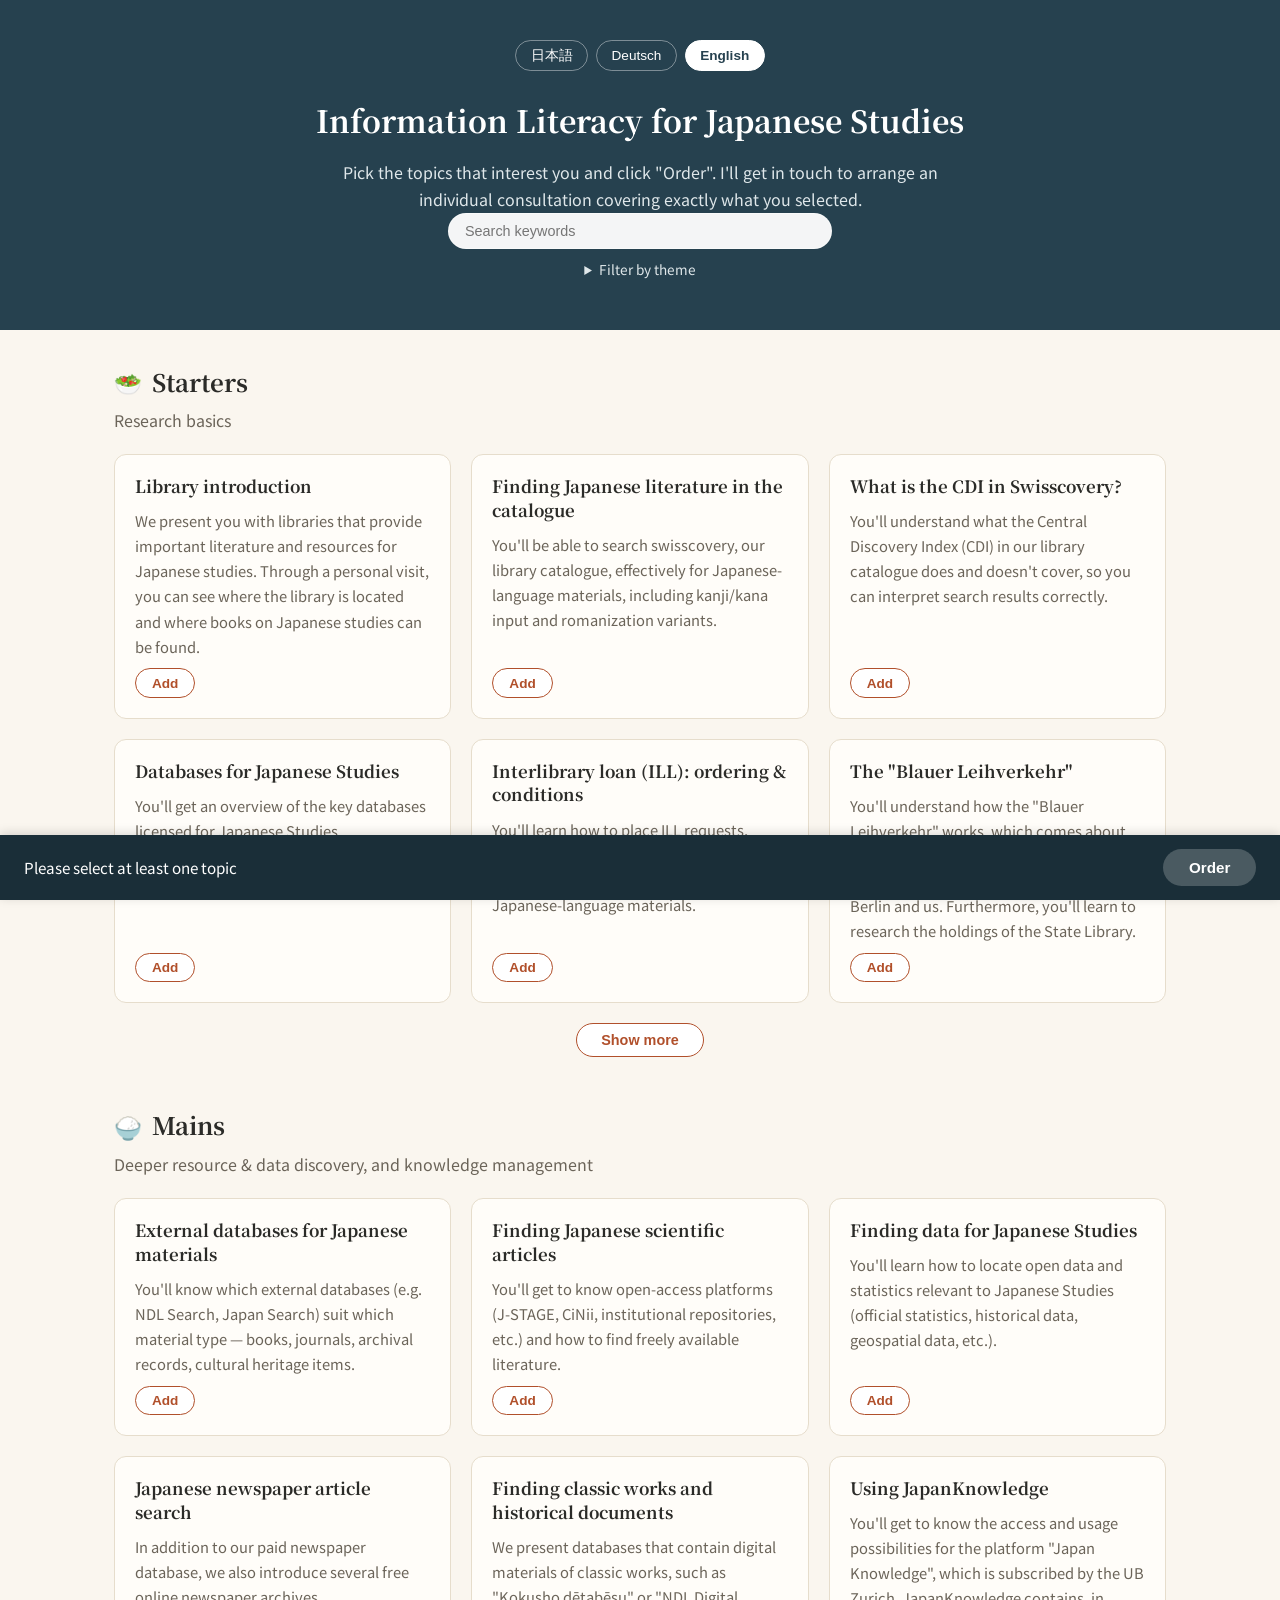
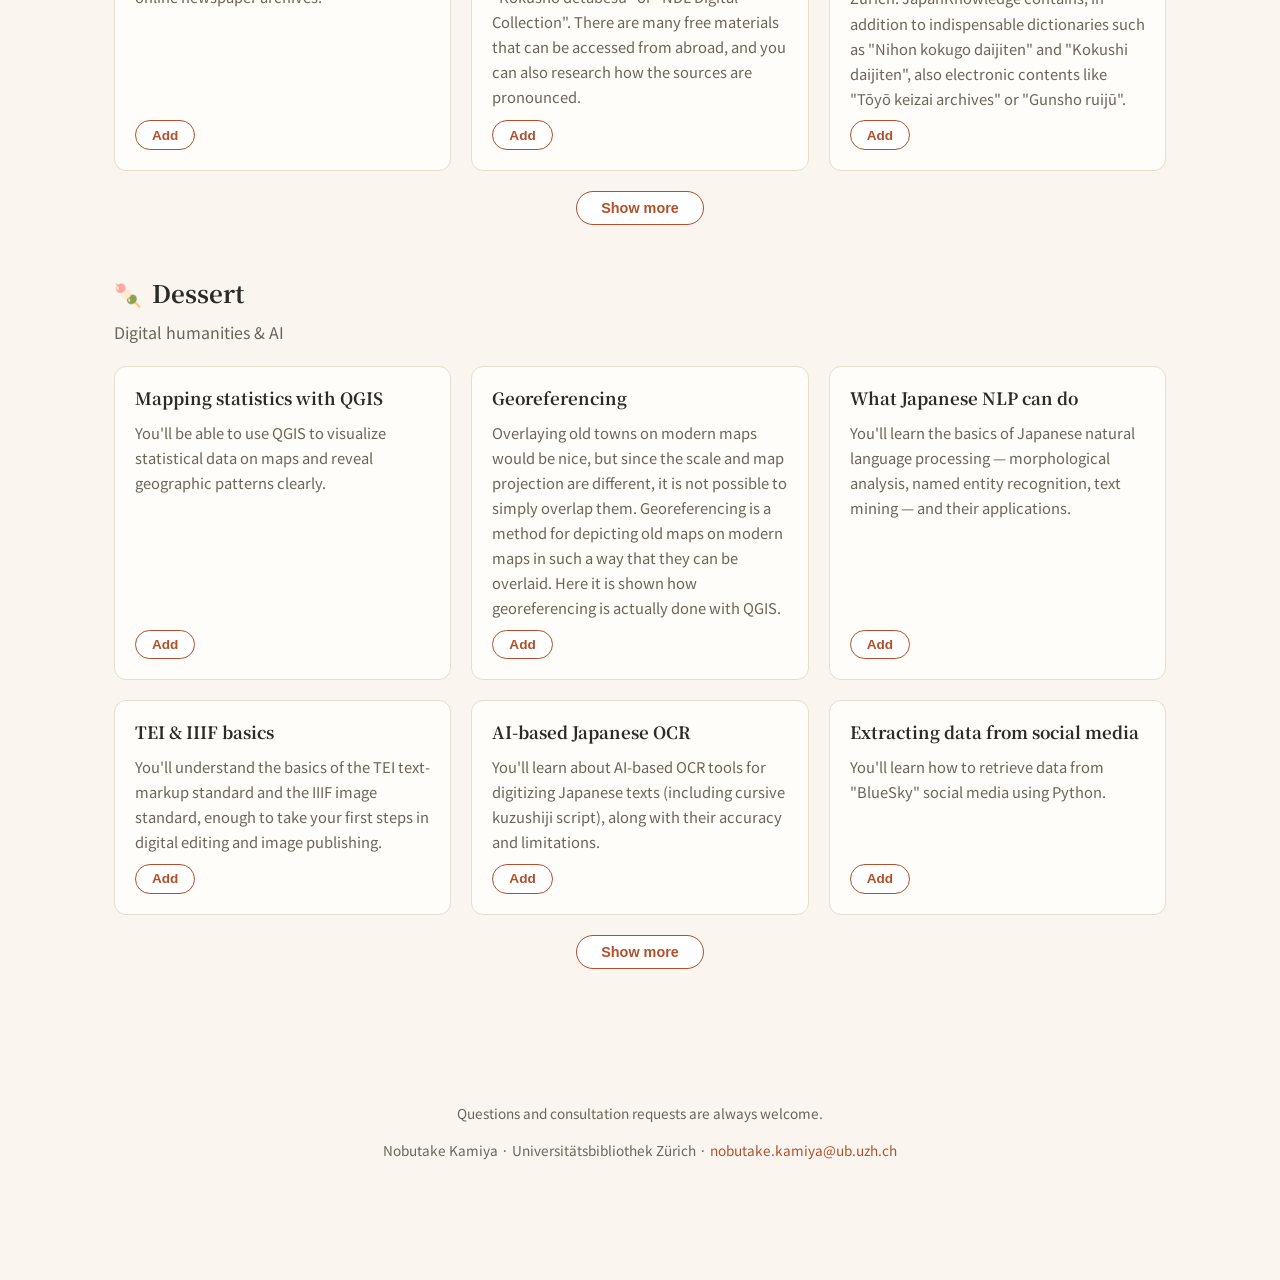
<file: informationskompetenz/index.html>
<!DOCTYPE html>
<html lang="ja">
<head>
<meta charset="utf-8">
<meta name="viewport" content="width=device-width, initial-scale=1">
<title>Informationskompetenz für die Japanologie</title>
<link rel="preconnect" href="https://fonts.googleapis.com">
<link rel="preconnect" href="https://fonts.gstatic.com" crossorigin>
<link href="https://fonts.googleapis.com/css2?family=Noto+Serif+JP:wght@500;700&family=Noto+Sans+JP:wght@400;600&display=swap" rel="stylesheet">
<link rel="stylesheet" href="style.css">
</head>
<body>

<header class="site-header">
	<div class="header-inner">
		<div class="lang-switch" role="group" aria-label="Language">
			<button type="button" data-lang-btn="ja">日本語</button>
			<button type="button" data-lang-btn="de">Deutsch</button>
			<button type="button" data-lang-btn="en">English</button>
		</div>
		<h1 id="site-title"></h1>
		<p class="subtitle" id="site-intro"></p>

		<div class="filter-bar">
			<input type="search" id="search-input">
			<details id="theme-facet">
				<summary id="facet-summary"></summary>
				<div class="facet-options" id="facet-options"></div>
			</details>
		</div>
	</div>
</header>

<main>
	<p id="no-results" hidden></p>
	<section class="menu-category" data-category="starters">
		<h2><span class="icon" aria-hidden="true"></span><span class="cat-title"></span></h2>
		<p class="category-subtitle"></p>
		<div class="card-grid" data-grid="starters"></div>
		<button type="button" class="show-more-toggle" data-category="starters" hidden></button>
	</section>

	<section class="menu-category" data-category="mains">
		<h2><span class="icon" aria-hidden="true"></span><span class="cat-title"></span></h2>
		<p class="category-subtitle"></p>
		<div class="card-grid" data-grid="mains"></div>
		<button type="button" class="show-more-toggle" data-category="mains" hidden></button>
	</section>

	<section class="menu-category" data-category="dessert">
		<h2><span class="icon" aria-hidden="true"></span><span class="cat-title"></span></h2>
		<p class="category-subtitle"></p>
		<div class="card-grid" data-grid="dessert"></div>
		<button type="button" class="show-more-toggle" data-category="dessert" hidden></button>
	</section>
</main>

<div class="order-tray">
	<span id="order-count"></span>
	<button type="button" id="order-button" disabled></button>
</div>

<footer>
	<p id="footer-note"></p>
	<p class="contact">Nobutake Kamiya · Universitätsbibliothek Zürich · <a href="mailto:nobutake.kamiya@ub.uzh.ch">nobutake.kamiya@ub.uzh.ch</a></p>
</footer>

<noscript>This page requires JavaScript. / Diese Seite benötigt JavaScript. / このページの表示にはJavaScriptが必要です。</noscript>

<script src="data.js"></script>
<script src="content.generated.js"></script>
<script src="script.js"></script>
</body>
</html>
</file>
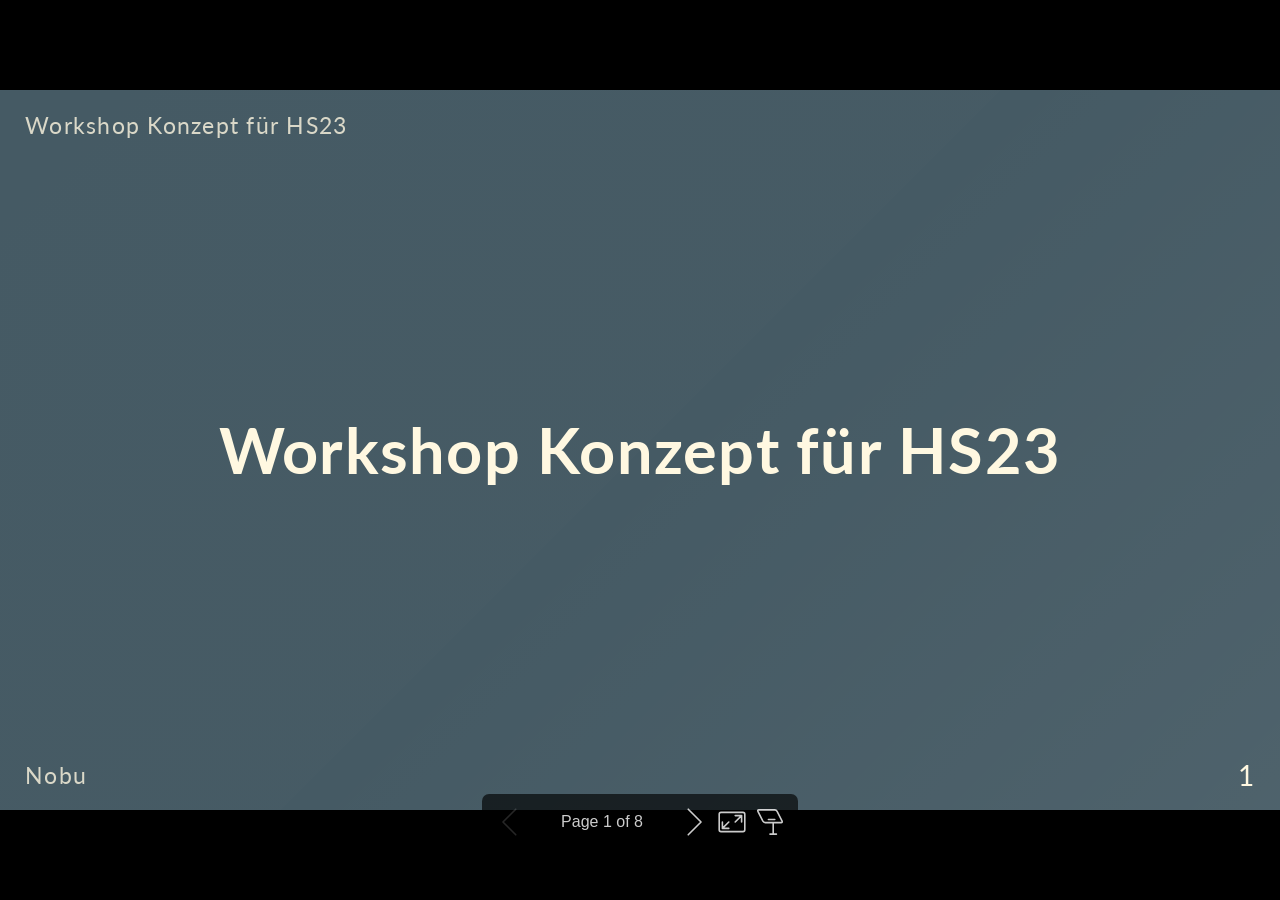
<file: dls_workshop/workshop_konzept.html>
<!DOCTYPE html><html lang="de-CH"><head><meta charset="UTF-8"><meta name="viewport" content="width=device-width,height=device-height,initial-scale=1.0"><meta name="apple-mobile-web-app-capable" content="yes"><meta http-equiv="X-UA-Compatible" content="ie=edge"><meta property="og:type" content="website"><meta name="twitter:card" content="summary"><style>@media screen{body[data-bespoke-view=""] .bespoke-marp-parent>.bespoke-marp-osc>button,body[data-bespoke-view=next] .bespoke-marp-parent>.bespoke-marp-osc>button,body[data-bespoke-view=presenter] .bespoke-marp-presenter-container .bespoke-marp-presenter-info-container button,body[data-bespoke-view=presenter] .bespoke-marp-presenter-container .bespoke-marp-presenter-note-container button{-webkit-tap-highlight-color:transparent;-webkit-appearance:none;appearance:none;background-color:initial;border:0;color:inherit;cursor:pointer;font-size:inherit;opacity:.8;outline:none;padding:0;transition:opacity .2s linear}body[data-bespoke-view=""] .bespoke-marp-parent>.bespoke-marp-osc>button:disabled,body[data-bespoke-view=next] .bespoke-marp-parent>.bespoke-marp-osc>button:disabled,body[data-bespoke-view=presenter] .bespoke-marp-presenter-container .bespoke-marp-presenter-info-container button:disabled,body[data-bespoke-view=presenter] .bespoke-marp-presenter-container .bespoke-marp-presenter-note-container button:disabled{cursor:not-allowed;opacity:.15!important}body[data-bespoke-view=""] .bespoke-marp-parent>.bespoke-marp-osc>button:hover,body[data-bespoke-view=next] .bespoke-marp-parent>.bespoke-marp-osc>button:hover,body[data-bespoke-view=presenter] .bespoke-marp-presenter-container .bespoke-marp-presenter-info-container button:hover,body[data-bespoke-view=presenter] .bespoke-marp-presenter-container .bespoke-marp-presenter-note-container button:hover{opacity:1}body[data-bespoke-view=""] .bespoke-marp-parent>.bespoke-marp-osc>button:hover:active,body[data-bespoke-view=next] .bespoke-marp-parent>.bespoke-marp-osc>button:hover:active,body[data-bespoke-view=presenter] .bespoke-marp-presenter-container .bespoke-marp-presenter-info-container button:hover:active,body[data-bespoke-view=presenter] .bespoke-marp-presenter-container .bespoke-marp-presenter-note-container button:hover:active{opacity:.6}body[data-bespoke-view=""] .bespoke-marp-parent>.bespoke-marp-osc>button:hover:not(:disabled),body[data-bespoke-view=next] .bespoke-marp-parent>.bespoke-marp-osc>button:hover:not(:disabled),body[data-bespoke-view=presenter] .bespoke-marp-presenter-container .bespoke-marp-presenter-info-container button:hover:not(:disabled),body[data-bespoke-view=presenter] .bespoke-marp-presenter-container .bespoke-marp-presenter-note-container button:hover:not(:disabled){transition:none}body[data-bespoke-view=""] .bespoke-marp-parent>.bespoke-marp-osc>button[data-bespoke-marp-osc=prev],body[data-bespoke-view=next] .bespoke-marp-parent>.bespoke-marp-osc>button[data-bespoke-marp-osc=prev],body[data-bespoke-view=presenter] .bespoke-marp-presenter-container .bespoke-marp-presenter-info-container button.bespoke-marp-presenter-info-page-prev{background:#0000 url("[data-uri]") no-repeat 50%;background-size:contain;overflow:hidden;text-indent:100%;white-space:nowrap}body[data-bespoke-view=""] .bespoke-marp-parent>.bespoke-marp-osc>button[data-bespoke-marp-osc=next],body[data-bespoke-view=next] .bespoke-marp-parent>.bespoke-marp-osc>button[data-bespoke-marp-osc=next],body[data-bespoke-view=presenter] .bespoke-marp-presenter-container .bespoke-marp-presenter-info-container button.bespoke-marp-presenter-info-page-next{background:#0000 url("[data-uri]") no-repeat 50%;background-size:contain;overflow:hidden;text-indent:100%;white-space:nowrap}body[data-bespoke-view=""] .bespoke-marp-parent>.bespoke-marp-osc>button[data-bespoke-marp-osc=fullscreen],body[data-bespoke-view=next] .bespoke-marp-parent>.bespoke-marp-osc>button[data-bespoke-marp-osc=fullscreen]{background:#0000 url("[data-uri]") no-repeat 50%;background-size:contain;overflow:hidden;text-indent:100%;white-space:nowrap}body[data-bespoke-view=""] .bespoke-marp-parent>.bespoke-marp-osc>button.exit[data-bespoke-marp-osc=fullscreen],body[data-bespoke-view=next] .bespoke-marp-parent>.bespoke-marp-osc>button.exit[data-bespoke-marp-osc=fullscreen]{background-image:url("[data-uri]")}body[data-bespoke-view=""] .bespoke-marp-parent>.bespoke-marp-osc>button[data-bespoke-marp-osc=presenter],body[data-bespoke-view=next] .bespoke-marp-parent>.bespoke-marp-osc>button[data-bespoke-marp-osc=presenter]{background:#0000 url("[data-uri]") no-repeat 50%;background-size:contain;overflow:hidden;text-indent:100%;white-space:nowrap}body[data-bespoke-view=presenter] .bespoke-marp-presenter-container .bespoke-marp-presenter-note-container button.bespoke-marp-presenter-note-bigger{background:#0000 url("[data-uri]") no-repeat 50%;background-size:contain;overflow:hidden;text-indent:100%;white-space:nowrap}body[data-bespoke-view=presenter] .bespoke-marp-presenter-container .bespoke-marp-presenter-note-container button.bespoke-marp-presenter-note-smaller{background:#0000 url("[data-uri]") no-repeat 50%;background-size:contain;overflow:hidden;text-indent:100%;white-space:nowrap}}@keyframes __bespoke_marp_transition_reduced_outgoing__{0%{opacity:1}to{opacity:0}}@keyframes __bespoke_marp_transition_reduced_incoming__{0%{mix-blend-mode:plus-lighter;opacity:0}to{mix-blend-mode:plus-lighter;opacity:1}}.bespoke-marp-note,.bespoke-marp-osc,.bespoke-progress-parent{display:none;transition:none}@media screen{::view-transition-group(*){animation-duration:var(--marp-bespoke-transition-animation-duration,.5s);animation-timing-function:ease}::view-transition-new(*),::view-transition-old(*){animation-delay:0s;animation-direction:var(--marp-bespoke-transition-animation-direction,normal);animation-duration:var(--marp-bespoke-transition-animation-duration,.5s);animation-fill-mode:both;animation-name:var(--marp-bespoke-transition-animation-name,var(--marp-bespoke-transition-animation-name-fallback,__bespoke_marp_transition_no_animation__));mix-blend-mode:normal}::view-transition-old(*){--marp-bespoke-transition-animation-name-fallback:__bespoke_marp_transition_reduced_outgoing__;animation-timing-function:ease}::view-transition-new(*){--marp-bespoke-transition-animation-name-fallback:__bespoke_marp_transition_reduced_incoming__;animation-timing-function:ease}::view-transition-new(root),::view-transition-old(root){animation-timing-function:linear}::view-transition-new(__bespoke_marp_transition_osc__),::view-transition-old(__bespoke_marp_transition_osc__){animation-duration:0s!important;animation-name:__bespoke_marp_transition_osc__!important}::view-transition-new(__bespoke_marp_transition_osc__){opacity:0!important}.bespoke-marp-transition-warming-up::view-transition-group(*),.bespoke-marp-transition-warming-up::view-transition-new(*),.bespoke-marp-transition-warming-up::view-transition-old(*){animation-play-state:paused!important}body,html{height:100%;margin:0}body{background:#000;overflow:hidden}svg.bespoke-marp-slide{content-visibility:hidden;opacity:0;pointer-events:none;z-index:-1}svg.bespoke-marp-slide:not(.bespoke-marp-active) *{view-transition-name:none!important}svg.bespoke-marp-slide.bespoke-marp-active{content-visibility:visible;opacity:1;pointer-events:auto;z-index:0}svg.bespoke-marp-slide.bespoke-marp-active.bespoke-marp-active-ready *{animation-name:__bespoke_marp__!important}@supports not (content-visibility:hidden){svg.bespoke-marp-slide[data-bespoke-marp-load=hideable]{display:none}svg.bespoke-marp-slide[data-bespoke-marp-load=hideable].bespoke-marp-active{display:block}}}@media screen and (prefers-reduced-motion:reduce){svg.bespoke-marp-slide *{view-transition-name:none!important}}@media screen{[data-bespoke-marp-fragment=inactive]{visibility:hidden}body[data-bespoke-view=""] .bespoke-marp-parent,body[data-bespoke-view=next] .bespoke-marp-parent{bottom:0;left:0;position:absolute;right:0;top:0}body[data-bespoke-view=""] .bespoke-marp-parent>.bespoke-marp-osc,body[data-bespoke-view=next] .bespoke-marp-parent>.bespoke-marp-osc{view-transition-name:__bespoke_marp_transition_osc__;background:#000000a6;border-radius:7px;bottom:50px;color:#fff;contain:paint;display:block;font-family:Helvetica,Arial,sans-serif;font-size:16px;left:50%;line-height:0;opacity:1;padding:12px;position:absolute;touch-action:manipulation;transform:translateX(-50%);transition:opacity .2s linear;-webkit-user-select:none;user-select:none;white-space:nowrap;will-change:transform;z-index:1}body[data-bespoke-view=""] .bespoke-marp-parent>.bespoke-marp-osc>*,body[data-bespoke-view=next] .bespoke-marp-parent>.bespoke-marp-osc>*{margin-left:6px}body[data-bespoke-view=""] .bespoke-marp-parent>.bespoke-marp-osc>:first-child,body[data-bespoke-view=next] .bespoke-marp-parent>.bespoke-marp-osc>:first-child{margin-left:0}body[data-bespoke-view=""] .bespoke-marp-parent>.bespoke-marp-osc>span,body[data-bespoke-view=next] .bespoke-marp-parent>.bespoke-marp-osc>span{opacity:.8}body[data-bespoke-view=""] .bespoke-marp-parent>.bespoke-marp-osc>span[data-bespoke-marp-osc=page],body[data-bespoke-view=next] .bespoke-marp-parent>.bespoke-marp-osc>span[data-bespoke-marp-osc=page]{display:inline-block;min-width:140px;text-align:center}body[data-bespoke-view=""] .bespoke-marp-parent>.bespoke-marp-osc>button[data-bespoke-marp-osc=fullscreen],body[data-bespoke-view=""] .bespoke-marp-parent>.bespoke-marp-osc>button[data-bespoke-marp-osc=next],body[data-bespoke-view=""] .bespoke-marp-parent>.bespoke-marp-osc>button[data-bespoke-marp-osc=presenter],body[data-bespoke-view=""] .bespoke-marp-parent>.bespoke-marp-osc>button[data-bespoke-marp-osc=prev],body[data-bespoke-view=next] .bespoke-marp-parent>.bespoke-marp-osc>button[data-bespoke-marp-osc=fullscreen],body[data-bespoke-view=next] .bespoke-marp-parent>.bespoke-marp-osc>button[data-bespoke-marp-osc=next],body[data-bespoke-view=next] .bespoke-marp-parent>.bespoke-marp-osc>button[data-bespoke-marp-osc=presenter],body[data-bespoke-view=next] .bespoke-marp-parent>.bespoke-marp-osc>button[data-bespoke-marp-osc=prev]{height:32px;line-height:32px;width:32px}body[data-bespoke-view=""] .bespoke-marp-parent.bespoke-marp-inactive,body[data-bespoke-view=next] .bespoke-marp-parent.bespoke-marp-inactive{cursor:none}body[data-bespoke-view=""] .bespoke-marp-parent.bespoke-marp-inactive>.bespoke-marp-osc,body[data-bespoke-view=next] .bespoke-marp-parent.bespoke-marp-inactive>.bespoke-marp-osc{opacity:0;pointer-events:none}body[data-bespoke-view=""] svg.bespoke-marp-slide,body[data-bespoke-view=next] svg.bespoke-marp-slide{height:100%;left:0;position:absolute;top:0;width:100%}body[data-bespoke-view=""] .bespoke-progress-parent{background:#222;display:flex;height:5px;width:100%}body[data-bespoke-view=""] .bespoke-progress-parent+.bespoke-marp-parent{top:5px}body[data-bespoke-view=""] .bespoke-progress-parent .bespoke-progress-bar{background:#0288d1;flex:0 0 0;transition:flex-basis .2s cubic-bezier(0,1,1,1)}body[data-bespoke-view=next]{background:#0000}body[data-bespoke-view=presenter]{background:#161616}body[data-bespoke-view=presenter] .bespoke-marp-presenter-container{display:grid;font-family:Helvetica,Arial,sans-serif;grid-template:"current dragbar next" minmax(140px,1fr) "current dragbar note" 2fr "info    dragbar note" 3em;grid-template-columns:minmax(3px,var(--bespoke-marp-presenter-split-ratio,66%)) 0 minmax(3px,1fr);height:100%;left:0;position:absolute;top:0;width:100%}body[data-bespoke-view=presenter] .bespoke-marp-presenter-container .bespoke-marp-parent{grid-area:current;overflow:hidden;position:relative}body[data-bespoke-view=presenter] .bespoke-marp-presenter-container .bespoke-marp-parent svg.bespoke-marp-slide{height:calc(100% - 40px);left:20px;pointer-events:none;position:absolute;top:20px;-webkit-user-select:none;user-select:none;width:calc(100% - 40px)}body[data-bespoke-view=presenter] .bespoke-marp-presenter-container .bespoke-marp-parent svg.bespoke-marp-slide.bespoke-marp-active{filter:drop-shadow(0 3px 10px rgba(0,0,0,.5))}body[data-bespoke-view=presenter] .bespoke-marp-presenter-container .bespoke-marp-presenter-dragbar-container{background:#0288d1;cursor:col-resize;grid-area:dragbar;margin-left:-3px;opacity:0;position:relative;transition:opacity .4s linear .1s;width:6px;z-index:10}body[data-bespoke-view=presenter] .bespoke-marp-presenter-container .bespoke-marp-presenter-dragbar-container:hover{opacity:1}body[data-bespoke-view=presenter] .bespoke-marp-presenter-container .bespoke-marp-presenter-dragbar-container.active{opacity:1;transition-delay:0s}body[data-bespoke-view=presenter] .bespoke-marp-presenter-container .bespoke-marp-presenter-next-container{background:#222;cursor:pointer;display:none;grid-area:next;overflow:hidden;position:relative}body[data-bespoke-view=presenter] .bespoke-marp-presenter-container .bespoke-marp-presenter-next-container.active{display:block}body[data-bespoke-view=presenter] .bespoke-marp-presenter-container .bespoke-marp-presenter-next-container iframe.bespoke-marp-presenter-next{background:#0000;border:0;display:block;filter:drop-shadow(0 3px 10px rgba(0,0,0,.5));height:calc(100% - 40px);left:20px;pointer-events:none;position:absolute;top:20px;-webkit-user-select:none;user-select:none;width:calc(100% - 40px)}body[data-bespoke-view=presenter] .bespoke-marp-presenter-container .bespoke-marp-presenter-note-container{background:#222;color:#eee;grid-area:note;position:relative;z-index:1}body[data-bespoke-view=presenter] .bespoke-marp-presenter-container .bespoke-marp-presenter-note-container button{height:1.5em;line-height:1.5em;width:1.5em}body[data-bespoke-view=presenter] .bespoke-marp-presenter-container .bespoke-marp-presenter-note-container .bespoke-marp-presenter-note-wrapper{bottom:0;display:block;left:0;position:absolute;right:0;top:0}body[data-bespoke-view=presenter] .bespoke-marp-presenter-container .bespoke-marp-presenter-note-container .bespoke-marp-presenter-note-buttons{background:#000000a6;border-radius:4px;bottom:0;display:flex;gap:4px;margin:12px;opacity:0;padding:6px;pointer-events:none;position:absolute;right:0;transition:opacity .2s linear}body[data-bespoke-view=presenter] .bespoke-marp-presenter-container .bespoke-marp-presenter-note-container .bespoke-marp-presenter-note-buttons:focus-within,body[data-bespoke-view=presenter] .bespoke-marp-presenter-container .bespoke-marp-presenter-note-container .bespoke-marp-presenter-note-wrapper:focus-within+.bespoke-marp-presenter-note-buttons,body[data-bespoke-view=presenter] .bespoke-marp-presenter-container .bespoke-marp-presenter-note-container:hover .bespoke-marp-presenter-note-buttons{opacity:1;pointer-events:auto}body[data-bespoke-view=presenter] .bespoke-marp-presenter-container .bespoke-marp-presenter-note-container .bespoke-marp-note{word-wrap:break-word;box-sizing:border-box;font-size:calc(1.1em*var(--bespoke-marp-note-font-scale, 1));height:calc(100% - 40px);margin:20px;overflow:auto;padding-right:3px;scrollbar-color:#eeeeee80 #0000;scrollbar-width:thin;white-space:pre-wrap;width:calc(100% - 40px)}}@media screen{body[data-bespoke-view=presenter] .bespoke-marp-presenter-container .bespoke-marp-presenter-note-container .bespoke-marp-note::-webkit-scrollbar{width:6px}body[data-bespoke-view=presenter] .bespoke-marp-presenter-container .bespoke-marp-presenter-note-container .bespoke-marp-note::-webkit-scrollbar-track{background:#0000}body[data-bespoke-view=presenter] .bespoke-marp-presenter-container .bespoke-marp-presenter-note-container .bespoke-marp-note::-webkit-scrollbar-thumb{background:#eeeeee80;border-radius:6px}body[data-bespoke-view=presenter] .bespoke-marp-presenter-container .bespoke-marp-presenter-note-container .bespoke-marp-note:empty{pointer-events:none}body[data-bespoke-view=presenter] .bespoke-marp-presenter-container .bespoke-marp-presenter-note-container .bespoke-marp-note.active{display:block}body[data-bespoke-view=presenter] .bespoke-marp-presenter-container .bespoke-marp-presenter-note-container .bespoke-marp-note p:first-child{margin-top:0}body[data-bespoke-view=presenter] .bespoke-marp-presenter-container .bespoke-marp-presenter-note-container .bespoke-marp-note p:last-child{margin-bottom:0}body[data-bespoke-view=presenter] .bespoke-marp-presenter-container .bespoke-marp-presenter-info-container{align-items:center;box-sizing:border-box;color:#eee;display:flex;flex-wrap:nowrap;grid-area:info;justify-content:center;overflow:hidden;padding:0 10px}body[data-bespoke-view=presenter] .bespoke-marp-presenter-container .bespoke-marp-presenter-info-container .bespoke-marp-presenter-info-page,body[data-bespoke-view=presenter] .bespoke-marp-presenter-container .bespoke-marp-presenter-info-container .bespoke-marp-presenter-info-time,body[data-bespoke-view=presenter] .bespoke-marp-presenter-container .bespoke-marp-presenter-info-container .bespoke-marp-presenter-info-timer{box-sizing:border-box;display:block;padding:0 10px;white-space:nowrap;width:100%}body[data-bespoke-view=presenter] .bespoke-marp-presenter-container .bespoke-marp-presenter-info-container button{height:1.5em;line-height:1.5em;width:1.5em}body[data-bespoke-view=presenter] .bespoke-marp-presenter-container .bespoke-marp-presenter-info-container .bespoke-marp-presenter-info-page{order:2;text-align:center}body[data-bespoke-view=presenter] .bespoke-marp-presenter-container .bespoke-marp-presenter-info-container .bespoke-marp-presenter-info-page .bespoke-marp-presenter-info-page-text{display:inline-block;min-width:120px;text-align:center}body[data-bespoke-view=presenter] .bespoke-marp-presenter-container .bespoke-marp-presenter-info-container .bespoke-marp-presenter-info-time{color:#999;order:1;text-align:left}body[data-bespoke-view=presenter] .bespoke-marp-presenter-container .bespoke-marp-presenter-info-container .bespoke-marp-presenter-info-timer{color:#999;order:3;text-align:right}body[data-bespoke-view=presenter] .bespoke-marp-presenter-container .bespoke-marp-presenter-info-container .bespoke-marp-presenter-info-timer:hover{cursor:pointer}}@media print{.bespoke-marp-presenter-info-container,.bespoke-marp-presenter-next-container,.bespoke-marp-presenter-note-container{display:none}}</style><style>@charset "UTF-8";@import "https://fonts.bunny.net/css?family=Lato:400,900|Roboto+Mono:400,700&display=swap";div#p>svg>foreignObject>section{width:1280px;height:720px;box-sizing:border-box;overflow:hidden;position:relative;scroll-snap-align:center center}div#p>svg>foreignObject>section:after{bottom:0;content:attr(data-marpit-pagination);padding:inherit;pointer-events:none;position:absolute;right:0}div#p>svg>foreignObject>section:not([data-marpit-pagination]):after{display:none}/* Normalization */div#p>svg>foreignObject>section :is(h1,marp-h1){font-size:2em;margin:0.67em 0}div#p>svg>foreignObject>section video::-webkit-media-controls{will-change:transform}@page{size:1280px 720px;margin:0}@media print{body,html{background-color:#fff;margin:0;page-break-inside:avoid;break-inside:avoid-page}div#p>svg>foreignObject>section{page-break-before:always;break-before:page}div#p>svg>foreignObject>section,div#p>svg>foreignObject>section *{-webkit-print-color-adjust:exact!important;animation-delay:0s!important;animation-duration:0s!important;color-adjust:exact!important;transition:none!important}div#p>svg[data-marpit-svg]{display:block;height:100vh;width:100vw}}div#p>svg>foreignObject>section img[data-marp-twemoji]{background:transparent;height:1em;margin:0 .05em 0 .1em;vertical-align:-.1em;width:1em}
/*!
 * Marp / Marpit Gaia theme.
 *
 * @theme gaia
 * @author Yuki Hattori
 *
 * @auto-scaling true
 * @size 16:9 1280px 720px
 * @size 4:3 960px 720px
 */div#p>svg>foreignObject>section :is(pre,marp-pre) code.hljs{display:block;overflow-x:auto;padding:1em}div#p>svg>foreignObject>section code.hljs{padding:3px 5px}div#p>svg>foreignObject>section .hljs{background:#000;color:#f8f8f8}div#p>svg>foreignObject>section .hljs-comment,div#p>svg>foreignObject>section .hljs-quote{color:#aeaeae;font-style:italic}div#p>svg>foreignObject>section .hljs-keyword,div#p>svg>foreignObject>section .hljs-selector-tag,div#p>svg>foreignObject>section .hljs-type{color:#e28964}div#p>svg>foreignObject>section .hljs-string{color:#65b042}div#p>svg>foreignObject>section .hljs-subst{color:#daefa3}div#p>svg>foreignObject>section .hljs-link,div#p>svg>foreignObject>section .hljs-regexp{color:#e9c062}div#p>svg>foreignObject>section .hljs-name,div#p>svg>foreignObject>section .hljs-section,div#p>svg>foreignObject>section .hljs-tag,div#p>svg>foreignObject>section .hljs-title{color:#89bdff}div#p>svg>foreignObject>section .hljs-class .hljs-title,div#p>svg>foreignObject>section .hljs-doctag,div#p>svg>foreignObject>section .hljs-title.class_{text-decoration:underline}div#p>svg>foreignObject>section .hljs-bullet,div#p>svg>foreignObject>section .hljs-number,div#p>svg>foreignObject>section .hljs-symbol{color:#3387cc}div#p>svg>foreignObject>section .hljs-params,div#p>svg>foreignObject>section .hljs-template-variable,div#p>svg>foreignObject>section .hljs-variable{color:#3e87e3}div#p>svg>foreignObject>section .hljs-attribute{color:#cda869}div#p>svg>foreignObject>section .hljs-meta{color:#8996a8}div#p>svg>foreignObject>section .hljs-formula{background-color:#0e2231;color:#f8f8f8;font-style:italic}div#p>svg>foreignObject>section .hljs-addition{background-color:#253b22;color:#f8f8f8}div#p>svg>foreignObject>section .hljs-deletion{background-color:#420e09;color:#f8f8f8}div#p>svg>foreignObject>section .hljs-selector-class{color:#9b703f}div#p>svg>foreignObject>section .hljs-selector-id{color:#8b98ab}div#p>svg>foreignObject>section .hljs-emphasis{font-style:italic}div#p>svg>foreignObject>section .hljs-strong{font-weight:700}div#p>svg>foreignObject>section :is(h1,marp-h1),div#p>svg>foreignObject>section :is(h2,marp-h2),div#p>svg>foreignObject>section :is(h3,marp-h3),div#p>svg>foreignObject>section :is(h4,marp-h4),div#p>svg>foreignObject>section :is(h5,marp-h5),div#p>svg>foreignObject>section :is(h6,marp-h6){margin:.5em 0 0}div#p>svg>foreignObject>section :is(h1,marp-h1) strong,div#p>svg>foreignObject>section :is(h2,marp-h2) strong,div#p>svg>foreignObject>section :is(h3,marp-h3) strong,div#p>svg>foreignObject>section :is(h4,marp-h4) strong,div#p>svg>foreignObject>section :is(h5,marp-h5) strong,div#p>svg>foreignObject>section :is(h6,marp-h6) strong{font-weight:inherit}div#p>svg>foreignObject>section :is(h1,marp-h1)::part(auto-scaling),div#p>svg>foreignObject>section :is(h2,marp-h2)::part(auto-scaling),div#p>svg>foreignObject>section :is(h3,marp-h3)::part(auto-scaling),div#p>svg>foreignObject>section :is(h4,marp-h4)::part(auto-scaling),div#p>svg>foreignObject>section :is(h5,marp-h5)::part(auto-scaling),div#p>svg>foreignObject>section :is(h6,marp-h6)::part(auto-scaling){max-height:580px}div#p>svg>foreignObject>section :is(h1,marp-h1){font-size:1.8em}div#p>svg>foreignObject>section :is(h2,marp-h2){font-size:1.5em}div#p>svg>foreignObject>section :is(h3,marp-h3){font-size:1.3em}div#p>svg>foreignObject>section :is(h4,marp-h4){font-size:1.1em}div#p>svg>foreignObject>section :is(h5,marp-h5){font-size:1em}div#p>svg>foreignObject>section :is(h6,marp-h6){font-size:.9em}div#p>svg>foreignObject>section blockquote,div#p>svg>foreignObject>section p{margin:1em 0 0}div#p>svg>foreignObject>section ol>li,div#p>svg>foreignObject>section ul>li{margin:.3em 0 0}div#p>svg>foreignObject>section ol>li>p,div#p>svg>foreignObject>section ul>li>p{margin:.6em 0 0}div#p>svg>foreignObject>section code{display:inline-block;font-family:Roboto Mono,monospace;font-size:.8em;letter-spacing:0;margin:-.1em .15em;padding:.1em .2em;vertical-align:baseline}div#p>svg>foreignObject>section :is(pre,marp-pre){display:block;margin:1em 0 0;overflow:visible}div#p>svg>foreignObject>section :is(pre,marp-pre) code{box-sizing:border-box;font-size:.7em;margin:0;min-width:100%;padding:.5em}div#p>svg>foreignObject>section :is(pre,marp-pre)::part(auto-scaling){max-height:calc(580px - 1em)}div#p>svg>foreignObject>section blockquote{margin:1em 0 0;padding:0 1em;position:relative}div#p>svg>foreignObject>section blockquote:after,div#p>svg>foreignObject>section blockquote:before{content:"“";display:block;font-family:Times New Roman,serif;font-weight:700;position:absolute}div#p>svg>foreignObject>section blockquote:before{left:0;top:0}div#p>svg>foreignObject>section blockquote:after{bottom:0;right:0;transform:rotate(180deg)}div#p>svg>foreignObject>section blockquote>:first-child{margin-top:0}div#p>svg>foreignObject>section mark{background:transparent}div#p>svg>foreignObject>section table{border-collapse:collapse;border-spacing:0;margin:1em 0 0}div#p>svg>foreignObject>section table td,div#p>svg>foreignObject>section table th{border-style:solid;border-width:1px;padding:.2em .4em}div#p>svg>foreignObject>section footer,div#p>svg>foreignObject>section header,div#p>svg>foreignObject>section:after{box-sizing:border-box;font-size:66%;height:70px;line-height:50px;overflow:hidden;padding:10px 25px;position:absolute}div#p>svg>foreignObject>section:after{--marpit-root-font-size:66%}div#p>svg>foreignObject>section header{top:0}div#p>svg>foreignObject>section footer,div#p>svg>foreignObject>section header{left:0;right:0}div#p>svg>foreignObject>section footer{bottom:0}div#p>svg>foreignObject>section{word-wrap:break-word;--color-background:#fff8e1;--color-background-stripe:rgba(69,90,100,.1);--color-foreground:#455a64;--color-dimmed:#6a7a7d;--color-highlight:#0288d1;background-color:var(--color-background);background-image:linear-gradient(135deg,hsla(0,0%,53%,0),hsla(0,0%,53%,.02) 50%,hsla(0,0%,100%,0) 0,hsla(0,0%,100%,.05));color:var(--color-foreground);font-family:Lato,Avenir Next,Avenir,Trebuchet MS,Segoe UI,sans-serif;font-size:35px;height:720px;letter-spacing:1.25px;line-height:1.35;padding:70px;width:1280px}div#p>svg>foreignObject>section{--marpit-root-font-size:35px}div#p>svg>foreignObject>section:after{bottom:0;font-size:80%;right:0}div#p>svg>foreignObject>section:after{--marpit-root-font-size:80%}div#p>svg>foreignObject>section a,div#p>svg>foreignObject>section mark{color:var(--color-highlight)}div#p>svg>foreignObject>section code{background:var(--color-dimmed);color:var(--color-background)}div#p>svg>foreignObject>section :is(h1,marp-h1) strong,div#p>svg>foreignObject>section :is(h2,marp-h2) strong,div#p>svg>foreignObject>section :is(h3,marp-h3) strong,div#p>svg>foreignObject>section :is(h4,marp-h4) strong,div#p>svg>foreignObject>section :is(h5,marp-h5) strong,div#p>svg>foreignObject>section :is(h6,marp-h6) strong{color:var(--color-highlight)}div#p>svg>foreignObject>section :is(pre,marp-pre){background:var(--color-foreground)}div#p>svg>foreignObject>section :is(pre,marp-pre)>code{background:transparent}div#p>svg>foreignObject>section blockquote:after,div#p>svg>foreignObject>section blockquote:before,div#p>svg>foreignObject>section footer,div#p>svg>foreignObject>section header,div#p>svg>foreignObject>section section:after{color:var(--color-dimmed)}div#p>svg>foreignObject>section table td,div#p>svg>foreignObject>section table th{border-color:var(--color-foreground)}div#p>svg>foreignObject>section table thead th{background:var(--color-foreground);color:var(--color-background)}div#p>svg>foreignObject>section table tbody>tr:nth-child(odd) td,div#p>svg>foreignObject>section table tbody>tr:nth-child(odd) th{background:var(--color-background-stripe,transparent)}div#p>svg>foreignObject>section>:first-child,div#p>svg>foreignObject>section>header:first-child+*{margin-top:0}div#p>svg>foreignObject>section:where(.invert){--color-background:#455a64;--color-background-stripe:rgba(255,248,225,.1);--color-foreground:#fff8e1;--color-dimmed:#dad8c8;--color-highlight:#81d4fa}div#p>svg>foreignObject>section:where(.gaia){--color-background:#0288d1;--color-background-stripe:rgba(255,248,225,.1);--color-foreground:#fff8e1;--color-dimmed:#cce2de;--color-highlight:#81d4fa}div#p>svg>foreignObject>section:where(.lead){display:flex;flex-flow:column nowrap;justify-content:center}div#p>svg>foreignObject>section:where(.lead) :is(h1,marp-h1),div#p>svg>foreignObject>section:where(.lead) :is(h2,marp-h2),div#p>svg>foreignObject>section:where(.lead) :is(h3,marp-h3),div#p>svg>foreignObject>section:where(.lead) :is(h4,marp-h4),div#p>svg>foreignObject>section:where(.lead) :is(h5,marp-h5),div#p>svg>foreignObject>section:where(.lead) :is(h6,marp-h6){text-align:center}div#p>svg>foreignObject>section:where(.lead) p{text-align:center}div#p>svg>foreignObject>section:where(.lead) blockquote>:is(h1,marp-h1),div#p>svg>foreignObject>section:where(.lead) blockquote>:is(h2,marp-h2),div#p>svg>foreignObject>section:where(.lead) blockquote>:is(h3,marp-h3),div#p>svg>foreignObject>section:where(.lead) blockquote>:is(h4,marp-h4),div#p>svg>foreignObject>section:where(.lead) blockquote>:is(h5,marp-h5),div#p>svg>foreignObject>section:where(.lead) blockquote>:is(h6,marp-h6),div#p>svg>foreignObject>section:where(.lead) blockquote>p{text-align:left}div#p>svg>foreignObject>section:where(.lead) ol>li>p,div#p>svg>foreignObject>section:where(.lead) ul>li>p{text-align:left}div#p>svg>foreignObject>section:where(.lead) table{margin-left:auto;margin-right:auto}div#p>svg>foreignObject>section[data-marpit-advanced-background=background]{columns:initial!important;display:block!important;padding:0!important}div#p>svg>foreignObject>section[data-marpit-advanced-background=background]:after,div#p>svg>foreignObject>section[data-marpit-advanced-background=background]:before,div#p>svg>foreignObject>section[data-marpit-advanced-background=content]:after,div#p>svg>foreignObject>section[data-marpit-advanced-background=content]:before{display:none!important}div#p>svg>foreignObject>section[data-marpit-advanced-background=background]>div[data-marpit-advanced-background-container]{all:initial;display:flex;flex-direction:row;height:100%;overflow:hidden;width:100%}div#p>svg>foreignObject>section[data-marpit-advanced-background=background]>div[data-marpit-advanced-background-container][data-marpit-advanced-background-direction=vertical]{flex-direction:column}div#p>svg>foreignObject>section[data-marpit-advanced-background=background][data-marpit-advanced-background-split]>div[data-marpit-advanced-background-container]{width:var(--marpit-advanced-background-split,50%)}div#p>svg>foreignObject>section[data-marpit-advanced-background=background][data-marpit-advanced-background-split=right]>div[data-marpit-advanced-background-container]{margin-left:calc(100% - var(--marpit-advanced-background-split, 50%))}div#p>svg>foreignObject>section[data-marpit-advanced-background=background]>div[data-marpit-advanced-background-container]>figure{all:initial;background-position:center;background-repeat:no-repeat;background-size:cover;flex:auto;margin:0}div#p>svg>foreignObject>section[data-marpit-advanced-background=content],div#p>svg>foreignObject>section[data-marpit-advanced-background=pseudo]{background:transparent!important}div#p>svg>foreignObject>section[data-marpit-advanced-background=pseudo],div#p>svg[data-marpit-svg]>foreignObject[data-marpit-advanced-background=pseudo]{pointer-events:none!important}div#p>svg>foreignObject>section[data-marpit-advanced-background-split]{width:100%;height:100%}</style></head><body><div class="bespoke-marp-osc"><button data-bespoke-marp-osc="prev" tabindex="-1" title="Previous slide">Previous slide</button><span data-bespoke-marp-osc="page"></span><button data-bespoke-marp-osc="next" tabindex="-1" title="Next slide">Next slide</button><button data-bespoke-marp-osc="fullscreen" tabindex="-1" title="Toggle fullscreen (f)">Toggle fullscreen</button><button data-bespoke-marp-osc="presenter" tabindex="-1" title="Open presenter view (p)">Open presenter view</button></div><div id="p"><svg data-marpit-svg="" viewBox="0 0 1280 720"><foreignObject width="1280" height="720"><section id="1" data-class="lead invert" data-paginate="true" data-header="Workshop Konzept für HS23" data-footer="Nobu" data-theme="gaia" class="lead invert" data-marpit-pagination="1" data-marpit-pagination-total="8" style="--class:lead invert;--paginate:true;--header:Workshop Konzept für HS23;--footer:Nobu;--theme:gaia;">
<header>Workshop Konzept für HS23</header>

<h1>Workshop Konzept für HS23</h1>
<footer>Nobu</footer>
</section>
</foreignObject></svg><svg data-marpit-svg="" viewBox="0 0 1280 720"><foreignObject width="1280" height="720"><section id="2" data-class="lead invert" data-paginate="true" data-header="Workshop Konzept für HS23" data-footer="Nobu" data-theme="gaia" class="lead invert" data-marpit-pagination="2" data-marpit-pagination-total="8" style="--class:lead invert;--paginate:true;--header:Workshop Konzept für HS23;--footer:Nobu;--theme:gaia;">
<header>Workshop Konzept für HS23</header>
<h2>Punkte</h2>
<ul>
<li>Volumen (Häufigkeit, Länge)</li>
<li>Formen (Online, Video, Real)</li>
<li>Contents</li>
</ul>
<footer>Nobu</footer>
</section>
</foreignObject></svg><svg data-marpit-svg="" viewBox="0 0 1280 720"><foreignObject width="1280" height="720"><section id="3" data-class="lead invert" data-paginate="true" data-header="Workshop Konzept für HS23" data-footer="Nobu" data-theme="gaia" class="lead invert" data-marpit-pagination="3" data-marpit-pagination-total="8" style="--class:lead invert;--paginate:true;--header:Workshop Konzept für HS23;--footer:Nobu;--theme:gaia;">
<header>Workshop Konzept für HS23</header>
<h2>Volumen (Häufigkeit, Länge)</h2>
<footer>Nobu</footer>
</section>
</foreignObject></svg><svg data-marpit-svg="" viewBox="0 0 1280 720"><foreignObject width="1280" height="720"><section id="4" data-class="lead invert" data-paginate="true" data-header="Workshop Konzept für HS23" data-footer="Nobu" data-theme="gaia" class="lead invert" data-marpit-pagination="4" data-marpit-pagination-total="8" style="--class:lead invert;--paginate:true;--header:Workshop Konzept für HS23;--footer:Nobu;--theme:gaia;">
<header>Workshop Konzept für HS23</header>
<h3>Volumen : Herbstsemester 2023</h3>
<ul>
<li>Vom 18. September 2023 (Woche 38) bis 22. Dezember 2023 (Woche 51)</li>
<li>13 Wochen insgesamt</li>
</ul>
<footer>Nobu</footer>
</section>
</foreignObject></svg><svg data-marpit-svg="" viewBox="0 0 1280 720"><foreignObject width="1280" height="720"><section id="5" data-class="lead invert" data-paginate="true" data-header="Workshop Konzept für HS23" data-footer="Nobu" data-theme="gaia" class="lead invert" data-marpit-pagination="5" data-marpit-pagination-total="8" style="--class:lead invert;--paginate:true;--header:Workshop Konzept für HS23;--footer:Nobu;--theme:gaia;">
<header>Workshop Konzept für HS23</header>
<h3>Volumen : Vorschlag</h3>
<ul>
<li>Ca. 10 Sitzungen (1mal in der Woche)</li>
<li>Eine Sitzung 90 min.</li>
</ul>
<footer>Nobu</footer>
</section>
</foreignObject></svg><svg data-marpit-svg="" viewBox="0 0 1280 720"><foreignObject width="1280" height="720"><section id="6" data-class="lead invert" data-paginate="true" data-header="Workshop Konzept für HS23" data-footer="Nobu" data-theme="gaia" class="lead invert" data-marpit-pagination="6" data-marpit-pagination-total="8" style="--class:lead invert;--paginate:true;--header:Workshop Konzept für HS23;--footer:Nobu;--theme:gaia;">
<header>Workshop Konzept für HS23</header>
<h2>Formen</h2>
<ul>
<li>Vorschlag: Real</li>
<li>Grund1: Niederschwellig und Situation/Atomosphäre verschaffen, wo die Bibliothekare leicht angesprochen werden</li>
<li>Grund2: Technische Voraussetzungen ändern sich schnell. Video-Anleitungen wären wahrscheinlich mühsamer</li>
</ul>
<footer>Nobu</footer>
</section>
</foreignObject></svg><svg data-marpit-svg="" viewBox="0 0 1280 720"><foreignObject width="1280" height="720"><section id="7" data-class="lead invert" data-paginate="true" data-header="Workshop Konzept für HS23" data-footer="Nobu" data-theme="gaia" class="lead invert" data-marpit-pagination="7" data-marpit-pagination-total="8" style="--class:lead invert;--paginate:true;--header:Workshop Konzept für HS23;--footer:Nobu;--theme:gaia;">
<header>Workshop Konzept für HS23</header>
<h2>Contents</h2>
<h3>Siehe die <a href="https://docs.google.com/spreadsheets/d/e/2PACX-1vS2cCt-WScgwkKn0l0faMR9mszeY0Bp5UNShrjdid5pYcDNO6ruD5_5em5Z20hshVFn0L7foFUvYwQB/pubhtml">Spreadsheet</a></h3>
<footer>Nobu</footer>
</section>
</foreignObject></svg><svg data-marpit-svg="" viewBox="0 0 1280 720"><foreignObject width="1280" height="720"><section id="8" data-class="lead invert" data-paginate="true" data-header="Workshop Konzept für HS23" data-footer="Nobu" data-theme="gaia" class="lead invert" data-marpit-pagination="8" data-marpit-pagination-total="8" style="--class:lead invert;--paginate:true;--header:Workshop Konzept für HS23;--footer:Nobu;--theme:gaia;">
<header>Workshop Konzept für HS23</header>
<h1>Danke!</h1>
<footer>Nobu</footer>
</section>
<script>!function(){"use strict";const t={h1:{proto:()=>HTMLHeadingElement,attrs:{role:"heading","aria-level":"1"},style:"display: block; font-size: 2em; margin-block-start: 0.67em; margin-block-end: 0.67em; margin-inline-start: 0px; margin-inline-end: 0px; font-weight: bold;"},h2:{proto:()=>HTMLHeadingElement,attrs:{role:"heading","aria-level":"2"},style:"display: block; font-size: 1.5em; margin-block-start: 0.83em; margin-block-end: 0.83em; margin-inline-start: 0px; margin-inline-end: 0px; font-weight: bold;"},h3:{proto:()=>HTMLHeadingElement,attrs:{role:"heading","aria-level":"3"},style:"display: block; font-size: 1.17em; margin-block-start: 1em; margin-block-end: 1em; margin-inline-start: 0px; margin-inline-end: 0px; font-weight: bold;"},h4:{proto:()=>HTMLHeadingElement,attrs:{role:"heading","aria-level":"4"},style:"display: block; margin-block-start: 1.33em; margin-block-end: 1.33em; margin-inline-start: 0px; margin-inline-end: 0px; font-weight: bold;"},h5:{proto:()=>HTMLHeadingElement,attrs:{role:"heading","aria-level":"5"},style:"display: block; font-size: 0.83em; margin-block-start: 1.67em; margin-block-end: 1.67em; margin-inline-start: 0px; margin-inline-end: 0px; font-weight: bold;"},h6:{proto:()=>HTMLHeadingElement,attrs:{role:"heading","aria-level":"6"},style:"display: block; font-size: 0.67em; margin-block-start: 2.33em; margin-block-end: 2.33em; margin-inline-start: 0px; margin-inline-end: 0px; font-weight: bold;"},span:{proto:()=>HTMLSpanElement},pre:{proto:()=>HTMLElement,style:"display: block; font-family: monospace; white-space: pre; margin: 1em 0; --marp-auto-scaling-white-space: pre;"}},e="data-marp-auto-scaling-wrapper",i="data-marp-auto-scaling-svg",n="data-marp-auto-scaling-container";class s extends HTMLElement{constructor(){super(),this.svgPreserveAspectRatio="xMinYMid meet";const t=t=>([e])=>{const{width:i,height:n}=e.contentRect;this[t]={width:i,height:n},this.updateSVGRect()};this.attachShadow({mode:"open"}),this.containerObserver=new ResizeObserver(t("containerSize")),this.wrapperObserver=new ResizeObserver(((...e)=>{t("wrapperSize")(...e),this.flushSvgDisplay()}))}static get observedAttributes(){return["data-downscale-only"]}connectedCallback(){var t,s,o,r,a;this.shadowRoot.innerHTML=`\n<style>\n  svg[${i}] { display: block; width: 100%; height: auto; vertical-align: top; }\n  span[${n}] { display: table; white-space: var(--marp-auto-scaling-white-space, nowrap); width: max-content; }\n</style>\n<div ${e}>\n  <svg part="svg" ${i}>\n    <foreignObject><span ${n}><slot></slot></span></foreignObject>\n  </svg>\n</div>\n    `.split(/\n\s*/).join(""),this.wrapper=null!==(t=this.shadowRoot.querySelector(`div[${e}]`))&&void 0!==t?t:void 0;const l=this.svg;this.svg=null!==(o=null===(s=this.wrapper)||void 0===s?void 0:s.querySelector(`svg[${i}]`))&&void 0!==o?o:void 0,this.svg!==l&&(this.svgComputedStyle=this.svg?window.getComputedStyle(this.svg):void 0),this.container=null!==(a=null===(r=this.svg)||void 0===r?void 0:r.querySelector(`span[${n}]`))&&void 0!==a?a:void 0,this.observe()}disconnectedCallback(){this.svg=void 0,this.svgComputedStyle=void 0,this.wrapper=void 0,this.container=void 0,this.observe()}attributeChangedCallback(){this.observe()}flushSvgDisplay(){const{svg:t}=this;t&&(t.style.display="inline",requestAnimationFrame((()=>{t.style.display=""})))}observe(){this.containerObserver.disconnect(),this.wrapperObserver.disconnect(),this.wrapper&&this.wrapperObserver.observe(this.wrapper),this.container&&this.containerObserver.observe(this.container),this.svgComputedStyle&&this.observeSVGStyle(this.svgComputedStyle)}observeSVGStyle(t){const e=()=>{const i=(()=>{const e=t.getPropertyValue("--preserve-aspect-ratio");if(e)return e.trim();return`x${(({textAlign:t,direction:e})=>{if(t.endsWith("left"))return"Min";if(t.endsWith("right"))return"Max";if("start"===t||"end"===t){let i="rtl"===e;return"end"===t&&(i=!i),i?"Max":"Min"}return"Mid"})(t)}YMid meet`})();i!==this.svgPreserveAspectRatio&&(this.svgPreserveAspectRatio=i,this.updateSVGRect()),t===this.svgComputedStyle&&requestAnimationFrame(e)};e()}updateSVGRect(){var t,e,i,n,s,o,r;let a=Math.ceil(null!==(e=null===(t=this.containerSize)||void 0===t?void 0:t.width)&&void 0!==e?e:0);const l=Math.ceil(null!==(n=null===(i=this.containerSize)||void 0===i?void 0:i.height)&&void 0!==n?n:0);void 0!==this.dataset.downscaleOnly&&(a=Math.max(a,null!==(o=null===(s=this.wrapperSize)||void 0===s?void 0:s.width)&&void 0!==o?o:0));const c=null===(r=this.svg)||void 0===r?void 0:r.querySelector(":scope > foreignObject");if(null==c||c.setAttribute("width",`${a}`),null==c||c.setAttribute("height",`${l}`),this.svg&&(this.svg.setAttribute("viewBox",`0 0 ${a} ${l}`),this.svg.setAttribute("preserveAspectRatio",this.svgPreserveAspectRatio),this.svg.style.height=a<=0||l<=0?"0":""),this.container){const t=this.svgPreserveAspectRatio.toLowerCase();this.container.style.marginLeft=t.startsWith("xmid")||t.startsWith("xmax")?"auto":"0",this.container.style.marginRight=t.startsWith("xmi")?"auto":"0"}}}const o=(t,{attrs:e={},style:i})=>class extends t{constructor(...t){super(...t);for(const[t,i]of Object.entries(e))this.hasAttribute(t)||this.setAttribute(t,i);this.attachShadow({mode:"open"})}static get observedAttributes(){return["data-auto-scaling"]}connectedCallback(){this._update()}attributeChangedCallback(){this._update()}_update(){const t=i?`<style>:host { ${i} }</style>`:"";let e="<slot></slot>";const{autoScaling:n}=this.dataset;if(void 0!==n){e=`<marp-auto-scaling exportparts="svg:auto-scaling" ${"downscale-only"===n?"data-downscale-only":""}>${e}</marp-auto-scaling>`}this.shadowRoot.innerHTML=t+e}};let r;const a=Symbol(),l="marpitSVGPolyfill:setZoomFactor,",c=Symbol();let d,p;function h(t){const e="object"==typeof t&&t.target||document,i="object"==typeof t?t.zoom:t;window[c]||(Object.defineProperty(window,c,{configurable:!0,value:!0}),window.addEventListener("message",(({data:t,origin:e})=>{if(e===window.origin)try{if(t&&"string"==typeof t&&t.startsWith(l)){const[,e]=t.split(","),i=Number.parseFloat(e);Number.isNaN(i)||(p=i)}}catch(t){console.error(t)}})));let n=!1;Array.from(e.querySelectorAll("svg[data-marpit-svg]"),(t=>{var e,s,o,r;t.style.transform||(t.style.transform="translateZ(0)");const a=i||p||t.currentScale||1;d!==a&&(d=a,n=a);const l=t.getBoundingClientRect(),{length:c}=t.children;for(let i=0;i<c;i+=1){const n=t.children[i];if(n.getScreenCTM){const t=n.getScreenCTM();if(t){const i=null!==(s=null===(e=n.x)||void 0===e?void 0:e.baseVal.value)&&void 0!==s?s:0,c=null!==(r=null===(o=n.y)||void 0===o?void 0:o.baseVal.value)&&void 0!==r?r:0,d=n.children.length;for(let e=0;e<d;e+=1){const s=n.children[e];if("SECTION"===s.tagName){const{style:e}=s;e.transformOrigin||(e.transformOrigin=`${-i}px ${-c}px`),e.transform=`scale(${a}) matrix(${t.a}, ${t.b}, ${t.c}, ${t.d}, ${t.e-l.left}, ${t.f-l.top}) translateZ(0.0001px)`;break}}}}}})),!1!==n&&Array.from(e.querySelectorAll("iframe"),(({contentWindow:t})=>{null==t||t.postMessage(`${l}${n}`,"null"===window.origin?"*":window.origin)}))}function g({once:t=!1,target:e=document}={}){const i="Apple Computer, Inc."===navigator.vendor?[h]:[];let n=!t;const s=()=>{for(const t of i)t({target:e});n&&window.requestAnimationFrame(s)};return s(),()=>{n=!1}}d=1,p=void 0;const m=Symbol(),v=(e=document)=>{if("undefined"==typeof window)throw new Error("Marp Core's browser script is valid only in browser context.");if(((e=document)=>{const i=window[a];i||customElements.define("marp-auto-scaling",s);for(const n of Object.keys(t)){const s=`marp-${n}`,a=t[n].proto();null!=r||(r=!!document.createElement("div",{is:"marp-auto-scaling"}).outerHTML.startsWith("<div is")),r&&a!==HTMLElement?i||customElements.define(s,o(a,{style:t[n].style}),{extends:n}):(i||customElements.define(s,o(HTMLElement,t[n])),e.querySelectorAll(`${n}[is="${s}"]`).forEach((t=>{t.outerHTML=t.outerHTML.replace(new RegExp(`^<${n}`,"i"),`<${s}`).replace(new RegExp(`</${n}>$`,"i"),`</${s}>`)})))}window[a]=!0})(e),e[m])return e[m];const i=g({target:e}),n=()=>{i(),delete e[m]},l=Object.assign(n,{cleanup:n,update:()=>v(e)});return Object.defineProperty(e,m,{configurable:!0,value:l}),l},u=document.currentScript;v(u?u.getRootNode():document)}();
</script></foreignObject></svg></div><script>/*!! License: https://unpkg.com/@marp-team/marp-cli@2.3.0/lib/bespoke.js.LICENSE.txt */
!function(){"use strict";const e=document.body,t=(...e)=>history.replaceState(...e),n="presenter",r="next",o=["",n,r],i="bespoke-marp-",a=`data-${i}`,s=(e,{protocol:t,host:n,pathname:r,hash:o}=location)=>{const i=e.toString();return`${t}//${n}${r}${i?"?":""}${i}${o}`},l=()=>e.dataset.bespokeView,d=e=>new URLSearchParams(location.search).get(e),c=(e,n={})=>{var r;const o={location,setter:t,...n},i=new URLSearchParams(o.location.search);for(const t of Object.keys(e)){const n=e[t];"string"==typeof n?i.set(t,n):i.delete(t)}try{o.setter({...null!==(r=window.history.state)&&void 0!==r?r:{}},"",s(i,o.location))}catch(e){console.error(e)}},u=(()=>{const e="bespoke-marp";try{return localStorage.setItem(e,e),localStorage.removeItem(e),!0}catch(e){return!1}})(),f=e=>{try{return localStorage.getItem(e)}catch(e){return null}},m=(e,t)=>{try{return localStorage.setItem(e,t),!0}catch(e){return!1}},g=e=>{try{return localStorage.removeItem(e),!0}catch(e){return!1}},p=(e,t)=>{const n="aria-hidden";t?e.setAttribute(n,"true"):e.removeAttribute(n)},v=e=>{e.parent.classList.add(`${i}parent`),e.slides.forEach((e=>e.classList.add(`${i}slide`))),e.on("activate",(t=>{const n=`${i}active`,r=t.slide,o=r.classList,a=!o.contains(n);if(e.slides.forEach((e=>{e.classList.remove(n),p(e,!0)})),o.add(n),p(r,!1),a){const e=`${n}-ready`;o.add(e),document.body.clientHeight,o.remove(e)}}))},h=e=>{let t=0,n=0;Object.defineProperty(e,"fragments",{enumerable:!0,value:e.slides.map((e=>[null,...e.querySelectorAll("[data-marpit-fragment]")]))});const r=r=>void 0!==e.fragments[t][n+r],o=(r,o)=>{t=r,n=o,e.fragments.forEach(((e,t)=>{e.forEach(((e,n)=>{if(null==e)return;const i=t<r||t===r&&n<=o;e.setAttribute(`${a}fragment`,(i?"":"in")+"active");const s=`${a}current-fragment`;t===r&&n===o?e.setAttribute(s,"current"):e.removeAttribute(s)}))})),e.fragmentIndex=o;const i={slide:e.slides[r],index:r,fragments:e.fragments[r],fragmentIndex:o};e.fire("fragment",i)};e.on("next",(({fragment:i=!0})=>{if(i){if(r(1))return o(t,n+1),!1;const i=t+1;e.fragments[i]&&o(i,0)}else{const r=e.fragments[t].length;if(n+1<r)return o(t,r-1),!1;const i=e.fragments[t+1];i&&o(t+1,i.length-1)}})),e.on("prev",(({fragment:i=!0})=>{if(r(-1)&&i)return o(t,n-1),!1;const a=t-1;e.fragments[a]&&o(a,e.fragments[a].length-1)})),e.on("slide",(({index:t,fragment:n})=>{let r=0;if(void 0!==n){const o=e.fragments[t];if(o){const{length:e}=o;r=-1===n?e-1:Math.min(Math.max(n,0),e-1)}}o(t,r)})),o(0,0)},y=document,b=()=>!(!y.fullscreenEnabled&&!y.webkitFullscreenEnabled),w=()=>!(!y.fullscreenElement&&!y.webkitFullscreenElement),x=e=>{e.fullscreen=()=>{b()&&(async()=>{return w()?null===(e=y.exitFullscreen||y.webkitExitFullscreen)||void 0===e?void 0:e.call(y):((e=y.body)=>{var t;return null===(t=e.requestFullscreen||e.webkitRequestFullscreen)||void 0===t?void 0:t.call(e)})();var e})()},document.addEventListener("keydown",(t=>{"f"!==t.key&&"F11"!==t.key||t.altKey||t.ctrlKey||t.metaKey||!b()||(e.fullscreen(),t.preventDefault())}))},k=`${i}inactive`,$=(e=2e3)=>({parent:t,fire:n})=>{const r=t.classList,o=e=>n(`marp-${e?"":"in"}active`);let i;const a=()=>{i&&clearTimeout(i),i=setTimeout((()=>{r.add(k),o()}),e),r.contains(k)&&(r.remove(k),o(!0))};for(const e of["mousedown","mousemove","touchend"])document.addEventListener(e,a);setTimeout(a,0)},E=["AUDIO","BUTTON","INPUT","SELECT","TEXTAREA","VIDEO"],L=e=>{e.parent.addEventListener("keydown",(e=>{if(!e.target)return;const t=e.target;(E.includes(t.nodeName)||"true"===t.contentEditable)&&e.stopPropagation()}))},S=e=>{window.addEventListener("load",(()=>{for(const t of e.slides){const e=t.querySelector("marp-auto-scaling, [data-auto-scaling], [data-marp-fitting]");t.setAttribute(`${a}load`,e?"":"hideable")}}))},P=({interval:e=250}={})=>t=>{document.addEventListener("keydown",(e=>{if(" "===e.key&&e.shiftKey)t.prev();else if("ArrowLeft"===e.key||"ArrowUp"===e.key||"PageUp"===e.key)t.prev({fragment:!e.shiftKey});else if(" "!==e.key||e.shiftKey)if("ArrowRight"===e.key||"ArrowDown"===e.key||"PageDown"===e.key)t.next({fragment:!e.shiftKey});else if("End"===e.key)t.slide(t.slides.length-1,{fragment:-1});else{if("Home"!==e.key)return;t.slide(0)}else t.next();e.preventDefault()}));let n,r,o=0;t.parent.addEventListener("wheel",(i=>{let a=!1;const s=(e,t)=>{e&&(a=a||((e,t)=>((e,t)=>{const n="X"===t?"Width":"Height";return e[`client${n}`]<e[`scroll${n}`]})(e,t)&&((e,t)=>{const{overflow:n}=e,r=e[`overflow${t}`];return"auto"===n||"scroll"===n||"auto"===r||"scroll"===r})(getComputedStyle(e),t))(e,t)),(null==e?void 0:e.parentElement)&&s(e.parentElement,t)};if(0!==i.deltaX&&s(i.target,"X"),0!==i.deltaY&&s(i.target,"Y"),a)return;i.preventDefault();const l=Math.sqrt(i.deltaX**2+i.deltaY**2);if(void 0!==i.wheelDelta){if(void 0===i.webkitForce&&Math.abs(i.wheelDelta)<40)return;if(i.deltaMode===i.DOM_DELTA_PIXEL&&l<4)return}else if(i.deltaMode===i.DOM_DELTA_PIXEL&&l<12)return;r&&clearTimeout(r),r=setTimeout((()=>{n=0}),e);const d=Date.now()-o<e,c=l<=n;if(n=l,d||c)return;let u;(i.deltaX>0||i.deltaY>0)&&(u="next"),(i.deltaX<0||i.deltaY<0)&&(u="prev"),u&&(t[u](),o=Date.now())}))},T=(e=`.${i}osc`)=>{const t=document.querySelector(e);if(!t)return()=>{};const n=(e,n)=>{t.querySelectorAll(`[${a}osc=${JSON.stringify(e)}]`).forEach(n)};return b()||n("fullscreen",(e=>e.style.display="none")),u||n("presenter",(e=>{e.disabled=!0,e.title="Presenter view is disabled due to restricted localStorage."})),e=>{t.addEventListener("click",(t=>{if(t.target instanceof HTMLElement){const{bespokeMarpOsc:n}=t.target.dataset;n&&t.target.blur();const r={fragment:!t.shiftKey};"next"===n?e.next(r):"prev"===n?e.prev(r):"fullscreen"===n?null==e||e.fullscreen():"presenter"===n&&e.openPresenterView()}})),e.parent.appendChild(t),e.on("activate",(({index:t})=>{n("page",(n=>n.textContent=`Page ${t+1} of ${e.slides.length}`))})),e.on("fragment",(({index:t,fragments:r,fragmentIndex:o})=>{n("prev",(e=>e.disabled=0===t&&0===o)),n("next",(n=>n.disabled=t===e.slides.length-1&&o===r.length-1))})),e.on("marp-active",(()=>p(t,!1))),e.on("marp-inactive",(()=>p(t,!0))),b()&&(e=>{for(const t of["","webkit"])y.addEventListener(t+"fullscreenchange",e)})((()=>n("fullscreen",(e=>e.classList.toggle("exit",b()&&w())))))}},_=e=>{window.addEventListener("message",(t=>{if(t.origin!==window.origin)return;const[n,r]=t.data.split(":");if("navigate"===n){const[t,n]=r.split(",");let o=Number.parseInt(t,10),i=Number.parseInt(n,10)+1;i>=e.fragments[o].length&&(o+=1,i=0),e.slide(o,{fragment:i})}}))};var I=["area","base","br","col","command","embed","hr","img","input","keygen","link","meta","param","source","track","wbr"];let M=e=>String(e).replace(/[&<>"']/g,(e=>`&${A[e]};`)),A={"&":"amp","<":"lt",">":"gt",'"':"quot","'":"apos"},D="dangerouslySetInnerHTML",O={className:"class",htmlFor:"for"},C={};function N(e,t){let n=[],r="";t=t||{};for(let e=arguments.length;e-- >2;)n.push(arguments[e]);if("function"==typeof e)return t.children=n.reverse(),e(t);if(e){if(r+="<"+e,t)for(let e in t)!1!==t[e]&&null!=t[e]&&e!==D&&(r+=` ${O[e]?O[e]:M(e)}="${M(t[e])}"`);r+=">"}if(-1===I.indexOf(e)){if(t[D])r+=t[D].__html;else for(;n.length;){let e=n.pop();if(e)if(e.pop)for(let t=e.length;t--;)n.push(e[t]);else r+=!0===C[e]?e:M(e)}r+=e?`</${e}>`:""}return C[r]=!0,r}const B=({children:e})=>N(null,null,...e),q=`${i}presenter-`,K={container:`${q}container`,dragbar:`${q}dragbar-container`,next:`${q}next`,nextContainer:`${q}next-container`,noteContainer:`${q}note-container`,noteWrapper:`${q}note-wrapper`,noteButtons:`${q}note-buttons`,infoContainer:`${q}info-container`,infoPage:`${q}info-page`,infoPageText:`${q}info-page-text`,infoPagePrev:`${q}info-page-prev`,infoPageNext:`${q}info-page-next`,noteButtonsBigger:`${q}note-bigger`,noteButtonsSmaller:`${q}note-smaller`,infoTime:`${q}info-time`,infoTimer:`${q}info-timer`},F=e=>{const{title:t}=document;document.title="[Presenter view]"+(t?` - ${t}`:"");const n={},r=e=>(n[e]=n[e]||document.querySelector(`.${e}`),n[e]);document.body.appendChild((e=>{const t=document.createElement("div");return t.className=K.container,t.appendChild(e),t.insertAdjacentHTML("beforeend",N(B,null,N("div",{class:K.nextContainer},N("iframe",{class:K.next,src:"?view=next"})),N("div",{class:K.dragbar}),N("div",{class:K.noteContainer},N("div",{class:K.noteWrapper}),N("div",{class:K.noteButtons},N("button",{class:K.noteButtonsSmaller,tabindex:"-1",title:"Smaller notes font size"},"Smaller notes font size"),N("button",{class:K.noteButtonsBigger,tabindex:"-1",title:"Bigger notes font size"},"Bigger notes font size"))),N("div",{class:K.infoContainer},N("div",{class:K.infoPage},N("button",{class:K.infoPagePrev,tabindex:"-1",title:"Previous"},"Previous"),N("span",{class:K.infoPageText}),N("button",{class:K.infoPageNext,tabindex:"-1",title:"Next"},"Next")),N("time",{class:K.infoTime,title:"Current time"}),N("time",{class:K.infoTimer,title:"Timer"})))),t})(e.parent)),(e=>{let t=!1;r(K.dragbar).addEventListener("mousedown",(()=>{t=!0,r(K.dragbar).classList.add("active")})),window.addEventListener("mouseup",(()=>{t=!1,r(K.dragbar).classList.remove("active")})),window.addEventListener("mousemove",(e=>{if(!t)return;const n=e.clientX/document.documentElement.clientWidth*100;r(K.container).style.setProperty("--bespoke-marp-presenter-split-ratio",`${Math.max(0,Math.min(100,n))}%`)})),r(K.nextContainer).addEventListener("click",(()=>e.next()));const n=r(K.next),o=(i=n,(e,t)=>{var n;return null===(n=i.contentWindow)||void 0===n?void 0:n.postMessage(`navigate:${e},${t}`,"null"===window.origin?"*":window.origin)});var i;n.addEventListener("load",(()=>{r(K.nextContainer).classList.add("active"),o(e.slide(),e.fragmentIndex),e.on("fragment",(({index:e,fragmentIndex:t})=>o(e,t)))}));const a=document.querySelectorAll(".bespoke-marp-note");a.forEach((e=>{e.addEventListener("keydown",(e=>e.stopPropagation())),r(K.noteWrapper).appendChild(e)})),e.on("activate",(()=>a.forEach((t=>t.classList.toggle("active",t.dataset.index==e.slide())))));let s=0;const l=e=>{s=Math.max(-5,s+e),r(K.noteContainer).style.setProperty("--bespoke-marp-note-font-scale",(1.2**s).toFixed(4))},d=()=>l(1),c=()=>l(-1),u=r(K.noteButtonsBigger),f=r(K.noteButtonsSmaller);u.addEventListener("click",(()=>{u.blur(),d()})),f.addEventListener("click",(()=>{f.blur(),c()})),document.addEventListener("keydown",(e=>{"+"===e.key&&d(),"-"===e.key&&c()}),!0),e.on("activate",(({index:t})=>{r(K.infoPageText).textContent=`${t+1} / ${e.slides.length}`}));const m=r(K.infoPagePrev),g=r(K.infoPageNext);m.addEventListener("click",(t=>{m.blur(),e.prev({fragment:!t.shiftKey})})),g.addEventListener("click",(t=>{g.blur(),e.next({fragment:!t.shiftKey})})),e.on("fragment",(({index:t,fragments:n,fragmentIndex:r})=>{m.disabled=0===t&&0===r,g.disabled=t===e.slides.length-1&&r===n.length-1}));let p=new Date;const v=()=>{const e=new Date,t=e=>`${Math.floor(e)}`.padStart(2,"0"),n=e.getTime()-p.getTime(),o=t(n/1e3%60),i=t(n/1e3/60%60),a=t(n/36e5%24);r(K.infoTime).textContent=e.toLocaleTimeString(),r(K.infoTimer).textContent=`${a}:${i}:${o}`};v(),setInterval(v,250),r(K.infoTimer).addEventListener("click",(()=>{p=new Date}))})(e)},j=e=>{if(!(e=>e.syncKey&&"string"==typeof e.syncKey)(e))throw new Error("The current instance of Bespoke.js is invalid for Marp bespoke presenter plugin.");Object.defineProperties(e,{openPresenterView:{enumerable:!0,value:V},presenterUrl:{enumerable:!0,get:U}}),u&&document.addEventListener("keydown",(t=>{"p"!==t.key||t.altKey||t.ctrlKey||t.metaKey||(t.preventDefault(),e.openPresenterView())}))};function V(){const{max:e,floor:t}=Math,n=e(t(.85*window.innerWidth),640),r=e(t(.85*window.innerHeight),360);return window.open(this.presenterUrl,q+this.syncKey,`width=${n},height=${r},menubar=no,toolbar=no`)}function U(){const e=new URLSearchParams(location.search);return e.set("view","presenter"),e.set("sync",this.syncKey),s(e)}const X=e=>{const t=l();return t===r&&e.appendChild(document.createElement("span")),{"":j,[n]:F,[r]:_}[t]},H=e=>{e.on("activate",(t=>{document.querySelectorAll(".bespoke-progress-parent > .bespoke-progress-bar").forEach((n=>{n.style.flexBasis=100*t.index/(e.slides.length-1)+"%"}))}))},R=e=>{const t=Number.parseInt(e,10);return Number.isNaN(t)?null:t},W=(e={})=>{const t={history:!0,...e};return e=>{let n=!0;const r=e=>{const t=n;try{return n=!0,e()}finally{n=t}},o=(t={fragment:!0})=>{((t,n)=>{const{min:r,max:o}=Math,{fragments:i,slides:a}=e,s=o(0,r(t,a.length-1)),l=o(0,r(n||0,i[s].length-1));s===e.slide()&&l===e.fragmentIndex||e.slide(s,{fragment:l})})((R(location.hash.slice(1))||1)-1,t.fragment?R(d("f")||""):null)};e.on("fragment",(({index:e,fragmentIndex:r})=>{n||c({f:0===r||r.toString()},{location:{...location,hash:`#${e+1}`},setter:(...e)=>t.history?history.pushState(...e):history.replaceState(...e)})})),setTimeout((()=>{o(),window.addEventListener("hashchange",(()=>r((()=>{o({fragment:!1}),c({f:void 0})})))),window.addEventListener("popstate",(()=>{n||r((()=>o()))})),n=!1}),0)}},J=(e={})=>{var n;const r=e.key||(null===(n=window.history.state)||void 0===n?void 0:n.marpBespokeSyncKey)||Math.random().toString(36).slice(2),o=`bespoke-marp-sync-${r}`;var i;i={marpBespokeSyncKey:r},c({},{setter:(e,...n)=>t({...e,...i},...n)});const a=()=>{const e=f(o);return e?JSON.parse(e):Object.create(null)},s=e=>{const t=a(),n={...t,...e(t)};return m(o,JSON.stringify(n)),n},l=()=>{window.removeEventListener("pageshow",l),s((e=>({reference:(e.reference||0)+1})))};return e=>{l(),Object.defineProperty(e,"syncKey",{value:r,enumerable:!0});let t=!0;setTimeout((()=>{e.on("fragment",(e=>{t&&s((()=>({index:e.index,fragmentIndex:e.fragmentIndex})))}))}),0),window.addEventListener("storage",(n=>{if(n.key===o&&n.oldValue&&n.newValue){const r=JSON.parse(n.oldValue),o=JSON.parse(n.newValue);if(r.index!==o.index||r.fragmentIndex!==o.fragmentIndex)try{t=!1,e.slide(o.index,{fragment:o.fragmentIndex,forSync:!0})}finally{t=!0}}}));const n=()=>{const{reference:e}=a();void 0===e||e<=1?g(o):s((()=>({reference:e-1})))};window.addEventListener("pagehide",(e=>{e.persisted&&window.addEventListener("pageshow",l),n()})),e.on("destroy",n)}},{PI:Y,abs:z,sqrt:G,atan2:Q}=Math,Z={passive:!0},ee=({slope:e=-.7,swipeThreshold:t=30}={})=>n=>{let r;const o=n.parent,i=e=>{const t=o.getBoundingClientRect();return{x:e.pageX-(t.left+t.right)/2,y:e.pageY-(t.top+t.bottom)/2}};o.addEventListener("touchstart",(({touches:e})=>{r=1===e.length?i(e[0]):void 0}),Z),o.addEventListener("touchmove",(e=>{if(r)if(1===e.touches.length){e.preventDefault();const t=i(e.touches[0]),n=t.x-r.x,o=t.y-r.y;r.delta=G(z(n)**2+z(o)**2),r.radian=Q(n,o)}else r=void 0})),o.addEventListener("touchend",(o=>{if(r){if(r.delta&&r.delta>=t&&r.radian){const t=(r.radian-e+Y)%(2*Y)-Y;n[t<0?"next":"prev"](),o.stopPropagation()}r=void 0}}),Z)},te=new Map;te.clear(),te.set("none",{backward:{both:void 0,incoming:void 0,outgoing:void 0},forward:{both:void 0,incoming:void 0,outgoing:void 0}});const ne={both:"",outgoing:"outgoing-",incoming:"incoming-"},re={forward:"",backward:"-backward"},oe=e=>`--marp-bespoke-transition-animation-${e}`,ie=e=>`--marp-transition-${e}`,ae=oe("name"),se=oe("duration"),le=e=>new Promise((t=>{const n={},r=document.createElement("div"),o=e=>{r.remove(),t(e)};r.addEventListener("animationstart",(()=>o(n))),Object.assign(r.style,{animationName:e,animationDuration:"1s",animationFillMode:"both",animationPlayState:"paused",position:"absolute",pointerEvents:"none"}),document.body.appendChild(r);const i=getComputedStyle(r).getPropertyValue(ie("duration"));i&&(n.defaultDuration=i),((e,t)=>{requestAnimationFrame((()=>{e.style.animationPlayState="running",requestAnimationFrame((()=>t(void 0)))}))})(r,o)})),de=async e=>te.has(e)?te.get(e):(e=>{const t={},n=[];for(const[r,o]of Object.entries(ne))for(const[i,a]of Object.entries(re)){const s=`marp-${o}transition${a}-${e}`;n.push(le(s).then((e=>{t[i]=t[i]||{},t[i][r]=e?{...e,name:s}:void 0})))}return Promise.all(n).then((()=>t))})(e).then((t=>(te.set(e,t),t))),ce=e=>Object.values(e).flatMap(Object.values).every((e=>!e)),ue=(e,{type:t,backward:n})=>{const r=e[n?"backward":"forward"],o=(()=>{const e=r[t],n=e=>({[ae]:e.name});if(e)return n(e);if(r.both){const e=n(r.both);return"incoming"===t&&(e[oe("direction")]="reverse"),e}})();return!o&&n?ue(e,{type:t,backward:!1}):o||{[ae]:"__bespoke_marp_transition_no_animation__"}},fe=e=>{if(e)try{const t=JSON.parse(e);if((e=>{if("object"!=typeof e)return!1;const t=e;return"string"==typeof t.name&&(void 0===t.duration||"string"==typeof t.duration)})(t))return t}catch(e){}},me="_tSId",ge="_tA",pe="bespoke-marp-transition-warming-up",ve=window.matchMedia("(prefers-reduced-motion: reduce)"),he="__bespoke_marp_transition_reduced_outgoing__",ye="__bespoke_marp_transition_reduced_incoming__",be={forward:{both:void 0,incoming:{name:ye},outgoing:{name:he}},backward:{both:void 0,incoming:{name:ye},outgoing:{name:he}}},we=e=>{if(!document.startViewTransition)return;const t=t=>(void 0!==t&&(e._tD=t),e._tD);let n;t(!1),((...e)=>{const t=[...new Set(e).values()];return Promise.all(t.map((e=>de(e)))).then()})(...Array.from(document.querySelectorAll("section[data-transition], section[data-transition-back]")).flatMap((e=>[e.dataset.transition,e.dataset.transitionBack].flatMap((e=>{const t=fe(e);return[null==t?void 0:t.name,(null==t?void 0:t.builtinFallback)?`__builtin__${t.name}`:void 0]})).filter((e=>!!e))))).then((()=>{document.querySelectorAll("style").forEach((e=>{e.innerHTML=e.innerHTML.replace(/--marp-transition-duration:[^;}]*[;}]/g,(e=>e.slice(0,-1)+"!important"+e.slice(-1)))}))}));const r=(n,{back:r,cond:o})=>i=>{var a;const s=t();if(s)return!!i[ge]||!("object"!=typeof s||(s.skipTransition(),!i.forSync));if(!o(i))return!0;const l=e.slides[e.slide()],d=()=>{var e;return null!==(e=i.back)&&void 0!==e?e:r},c="data-transition"+(d()?"-back":""),u=l.querySelector(`section[${c}]`);if(!u)return!0;const f=fe(null!==(a=u.getAttribute(c))&&void 0!==a?a:void 0);return!f||((async(e,{builtinFallback:t=!0}={})=>{let n=await de(e);if(ce(n)){if(!t)return;return n=await de(`__builtin__${e}`),ce(n)?void 0:n}return n})(f.name,{builtinFallback:f.builtinFallback}).then((e=>{if(!e){t(!0);try{n(i)}finally{t(!1)}return}let r=e;ve.matches&&(console.warn("Use a constant animation to transition because preferring reduced motion by viewer has detected."),r=be);const o=document.getElementById(me);o&&o.remove();const a=document.createElement("style");a.id=me,document.head.appendChild(a),((e,t)=>{const n=[`:root{${ie("direction")}:${t.backward?-1:1};}`],r=t=>{var n,o,i;const a=(null===(n=e[t].both)||void 0===n?void 0:n.defaultDuration)||(null===(o=e[t].outgoing)||void 0===o?void 0:o.defaultDuration)||(null===(i=e[t].incoming)||void 0===i?void 0:i.defaultDuration);return"forward"===t?a:a||r("forward")},o=t.duration||r(t.backward?"backward":"forward");void 0!==o&&n.push(`::view-transition-group(*){${se}:${o};}`);const i=e=>Object.entries(e).map((([e,t])=>`${e}:${t};`)).join("");return n.push(`::view-transition-old(root){${i(ue(e,{...t,type:"outgoing"}))}}`,`::view-transition-new(root){${i(ue(e,{...t,type:"incoming"}))}}`),n})(r,{backward:d(),duration:f.duration}).forEach((e=>{var t;return null===(t=a.sheet)||void 0===t?void 0:t.insertRule(e)}));const s=document.documentElement.classList;s.add(pe);let l=!1;const c=()=>{l||(n(i),l=!0,s.remove(pe))},u=()=>{t(!1),a.remove(),s.remove(pe)};try{t(!0);const e=document.startViewTransition(c);t(e),e.finished.finally(u)}catch(e){console.error(e),c(),u()}})),!1)};e.on("prev",r((t=>e.prev({...t,[ge]:!0})),{back:!0,cond:e=>{var t;return e.index>0&&!((null===(t=e.fragment)||void 0===t||t)&&n.fragmentIndex>0)}})),e.on("next",r((t=>e.next({...t,[ge]:!0})),{cond:t=>t.index+1<e.slides.length&&!(n.fragmentIndex+1<n.fragments.length)})),setTimeout((()=>{e.on("slide",r((t=>e.slide(t.index,{...t,[ge]:!0})),{cond:t=>{const n=e.slide();return t.index!==n&&(t.back=t.index<n,!0)}}))}),0),e.on("fragment",(e=>{n=e}))};let xe;const ke=()=>(void 0===xe&&(xe="wakeLock"in navigator&&navigator.wakeLock),xe),$e=async()=>{const e=ke();if(e)try{return await e.request("screen")}catch(e){console.warn(e)}return null},Ee=async()=>{if(!ke())return;let e;const t=()=>{e&&"visible"===document.visibilityState&&$e()};for(const e of["visibilitychange","fullscreenchange"])document.addEventListener(e,t);return e=await $e(),e};((t=document.getElementById("p"))=>{(()=>{const t=d("view");e.dataset.bespokeView=t===r||t===n?t:""})();const i=(e=>{const t=d(e);return c({[e]:void 0}),t})("sync")||void 0;var a,s,u,f,m,g,p,y,b,w,k,E;a=t,s=((...e)=>{const t=o.findIndex((e=>l()===e));return e.map((([e,n])=>e[t]&&n)).filter((e=>e))})([[1,1,0],J({key:i})],[[1,1,1],X(t)],[[1,1,0],L],[[1,1,1],v],[[1,0,0],$()],[[1,1,1],S],[[1,1,1],W({history:!1})],[[1,1,0],P()],[[1,1,0],x],[[1,0,0],H],[[1,1,0],ee()],[[1,0,0],T()],[[1,0,0],we],[[1,1,1],h],[[1,1,0],Ee]),f=1===(a.parent||a).nodeType?a.parent||a:document.querySelector(a.parent||a),m=[].filter.call("string"==typeof a.slides?f.querySelectorAll(a.slides):a.slides||f.children,(function(e){return"SCRIPT"!==e.nodeName})),g={},p=function(e,t){return(t=t||{}).index=m.indexOf(e),t.slide=e,t},w=function(e,t){m[e]&&(u&&b("deactivate",p(u,t)),u=m[e],b("activate",p(u,t)))},k=function(e,t){var n=m.indexOf(u)+e;b(e>0?"next":"prev",p(u,t))&&w(n,t)},E={off:y=function(e,t){g[e]=(g[e]||[]).filter((function(e){return e!==t}))},on:function(e,t){return(g[e]||(g[e]=[])).push(t),y.bind(null,e,t)},fire:b=function(e,t){return(g[e]||[]).reduce((function(e,n){return e&&!1!==n(t)}),!0)},slide:function(e,t){if(!arguments.length)return m.indexOf(u);b("slide",p(m[e],t))&&w(e,t)},next:k.bind(null,1),prev:k.bind(null,-1),parent:f,slides:m,destroy:function(e){b("destroy",p(u,e)),g={}}},(s||[]).forEach((function(e){e(E)})),u||w(0)})()}();</script></body></html>
</file>
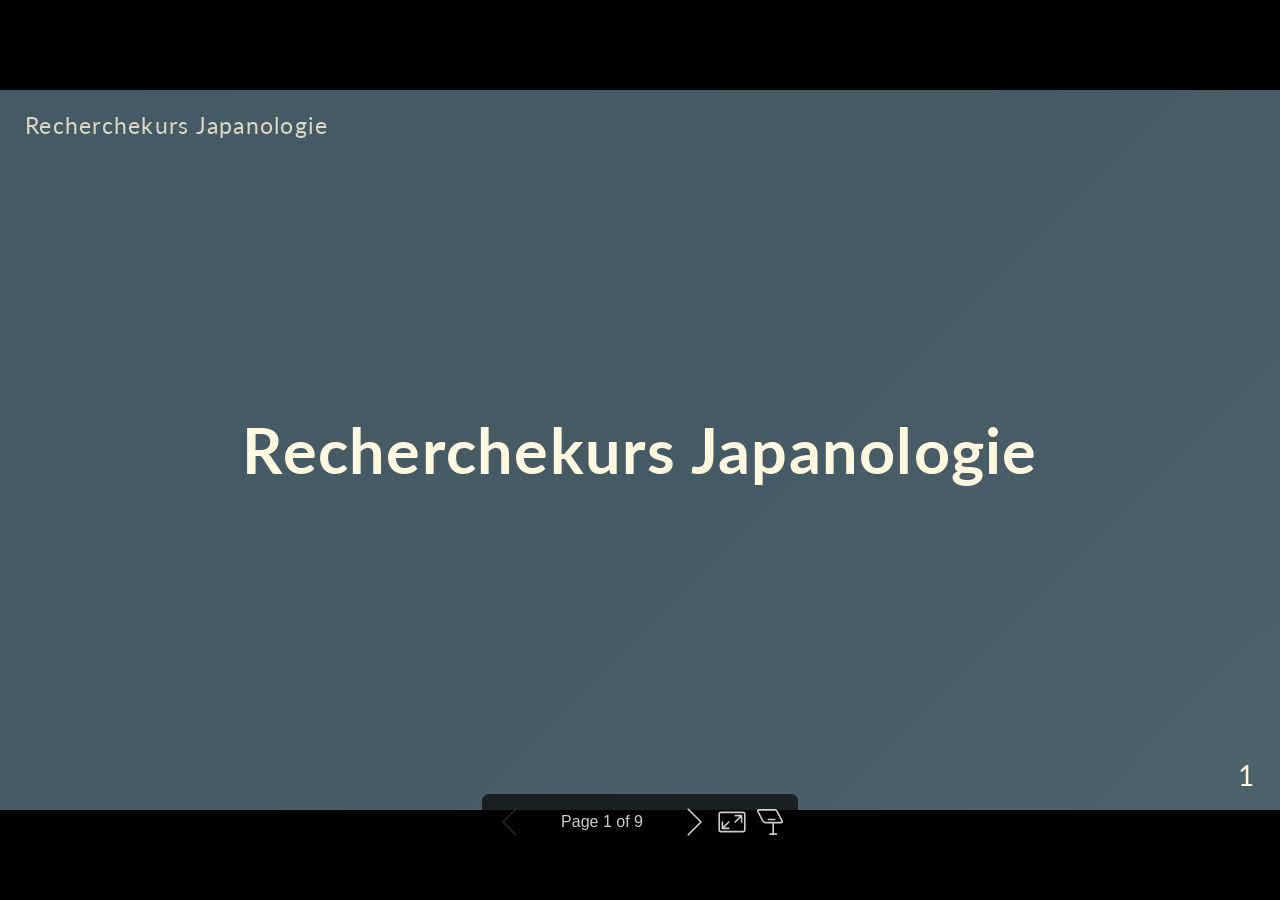
<file: Einführung_SwissCov/presentation_20221027.html>
<!DOCTYPE html><html lang="de-CH"><head><meta charset="UTF-8"><meta name="viewport" content="width=device-width,height=device-height,initial-scale=1.0"><meta name="apple-mobile-web-app-capable" content="yes"><meta http-equiv="X-UA-Compatible" content="ie=edge"><meta property="og:type" content="website"><meta name="twitter:card" content="summary"><style>@media screen{body[data-bespoke-view=""] .bespoke-marp-parent>.bespoke-marp-osc>button,body[data-bespoke-view=next] .bespoke-marp-parent>.bespoke-marp-osc>button,body[data-bespoke-view=presenter] .bespoke-marp-presenter-container .bespoke-marp-presenter-info-container button,body[data-bespoke-view=presenter] .bespoke-marp-presenter-container .bespoke-marp-presenter-note-container button{-webkit-tap-highlight-color:transparent;-webkit-appearance:none;-moz-appearance:none;appearance:none;background-color:transparent;border:0;color:inherit;cursor:pointer;font-size:inherit;opacity:.8;outline:none;padding:0;transition:opacity .2s linear}body[data-bespoke-view=""] .bespoke-marp-parent>.bespoke-marp-osc>button:disabled,body[data-bespoke-view=next] .bespoke-marp-parent>.bespoke-marp-osc>button:disabled,body[data-bespoke-view=presenter] .bespoke-marp-presenter-container .bespoke-marp-presenter-info-container button:disabled,body[data-bespoke-view=presenter] .bespoke-marp-presenter-container .bespoke-marp-presenter-note-container button:disabled{cursor:not-allowed;opacity:.15!important}body[data-bespoke-view=""] .bespoke-marp-parent>.bespoke-marp-osc>button:hover,body[data-bespoke-view=next] .bespoke-marp-parent>.bespoke-marp-osc>button:hover,body[data-bespoke-view=presenter] .bespoke-marp-presenter-container .bespoke-marp-presenter-info-container button:hover,body[data-bespoke-view=presenter] .bespoke-marp-presenter-container .bespoke-marp-presenter-note-container button:hover{opacity:1}body[data-bespoke-view=""] .bespoke-marp-parent>.bespoke-marp-osc>button:hover:active,body[data-bespoke-view=next] .bespoke-marp-parent>.bespoke-marp-osc>button:hover:active,body[data-bespoke-view=presenter] .bespoke-marp-presenter-container .bespoke-marp-presenter-info-container button:hover:active,body[data-bespoke-view=presenter] .bespoke-marp-presenter-container .bespoke-marp-presenter-note-container button:hover:active{opacity:.6}body[data-bespoke-view=""] .bespoke-marp-parent>.bespoke-marp-osc>button:hover:not(:disabled),body[data-bespoke-view=next] .bespoke-marp-parent>.bespoke-marp-osc>button:hover:not(:disabled),body[data-bespoke-view=presenter] .bespoke-marp-presenter-container .bespoke-marp-presenter-info-container button:hover:not(:disabled),body[data-bespoke-view=presenter] .bespoke-marp-presenter-container .bespoke-marp-presenter-note-container button:hover:not(:disabled){transition:none}body[data-bespoke-view=""] .bespoke-marp-parent>.bespoke-marp-osc>button[data-bespoke-marp-osc=prev],body[data-bespoke-view=next] .bespoke-marp-parent>.bespoke-marp-osc>button[data-bespoke-marp-osc=prev],body[data-bespoke-view=presenter] .bespoke-marp-presenter-container .bespoke-marp-presenter-info-container button.bespoke-marp-presenter-info-page-prev{background:transparent url("[data-uri]") no-repeat 50%;background-size:contain;overflow:hidden;text-indent:100%;white-space:nowrap}body[data-bespoke-view=""] .bespoke-marp-parent>.bespoke-marp-osc>button[data-bespoke-marp-osc=next],body[data-bespoke-view=next] .bespoke-marp-parent>.bespoke-marp-osc>button[data-bespoke-marp-osc=next],body[data-bespoke-view=presenter] .bespoke-marp-presenter-container .bespoke-marp-presenter-info-container button.bespoke-marp-presenter-info-page-next{background:transparent url("[data-uri]") no-repeat 50%;background-size:contain;overflow:hidden;text-indent:100%;white-space:nowrap}body[data-bespoke-view=""] .bespoke-marp-parent>.bespoke-marp-osc>button[data-bespoke-marp-osc=fullscreen],body[data-bespoke-view=next] .bespoke-marp-parent>.bespoke-marp-osc>button[data-bespoke-marp-osc=fullscreen]{background:transparent url("[data-uri]") no-repeat 50%;background-size:contain;overflow:hidden;text-indent:100%;white-space:nowrap}body[data-bespoke-view=""] .bespoke-marp-parent>.bespoke-marp-osc>button.exit[data-bespoke-marp-osc=fullscreen],body[data-bespoke-view=next] .bespoke-marp-parent>.bespoke-marp-osc>button.exit[data-bespoke-marp-osc=fullscreen]{background-image:url("[data-uri]")}body[data-bespoke-view=""] .bespoke-marp-parent>.bespoke-marp-osc>button[data-bespoke-marp-osc=presenter],body[data-bespoke-view=next] .bespoke-marp-parent>.bespoke-marp-osc>button[data-bespoke-marp-osc=presenter]{background:transparent url("[data-uri]") no-repeat 50%;background-size:contain;overflow:hidden;text-indent:100%;white-space:nowrap}body[data-bespoke-view=presenter] .bespoke-marp-presenter-container .bespoke-marp-presenter-note-container button.bespoke-marp-presenter-note-bigger{background:transparent url("[data-uri]") no-repeat 50%;background-size:contain;overflow:hidden;text-indent:100%;white-space:nowrap}body[data-bespoke-view=presenter] .bespoke-marp-presenter-container .bespoke-marp-presenter-note-container button.bespoke-marp-presenter-note-smaller{background:transparent url("[data-uri]") no-repeat 50%;background-size:contain;overflow:hidden;text-indent:100%;white-space:nowrap}}.bespoke-marp-note,.bespoke-marp-osc,.bespoke-progress-parent{display:none;transition:none}@media screen{body,html{height:100%;margin:0}body{background:#000;overflow:hidden}svg.bespoke-marp-slide{content-visibility:hidden;opacity:0;pointer-events:none;z-index:-1}svg.bespoke-marp-slide.bespoke-marp-active{content-visibility:visible;opacity:1;pointer-events:auto;z-index:0}svg.bespoke-marp-slide.bespoke-marp-active.bespoke-marp-active-ready *{-webkit-animation-name:__bespoke_marp__!important;animation-name:__bespoke_marp__!important}@supports not (content-visibility:hidden){svg.bespoke-marp-slide[data-bespoke-marp-load=hideable]{display:none}svg.bespoke-marp-slide[data-bespoke-marp-load=hideable].bespoke-marp-active{display:block}}[data-bespoke-marp-fragment=inactive]{visibility:hidden}body[data-bespoke-view=""] .bespoke-marp-parent,body[data-bespoke-view=next] .bespoke-marp-parent{bottom:0;left:0;position:absolute;right:0;top:0}body[data-bespoke-view=""] .bespoke-marp-parent>.bespoke-marp-osc,body[data-bespoke-view=next] .bespoke-marp-parent>.bespoke-marp-osc{background:rgba(0,0,0,.65);border-radius:7px;bottom:50px;color:#fff;contain:paint;display:block;font-family:Helvetica,Arial,sans-serif;font-size:16px;left:50%;line-height:0;opacity:1;padding:12px;position:absolute;touch-action:manipulation;transform:translateX(-50%);transition:opacity .2s linear;-webkit-user-select:none;-moz-user-select:none;-ms-user-select:none;user-select:none;white-space:nowrap;will-change:transform;z-index:1}body[data-bespoke-view=""] .bespoke-marp-parent>.bespoke-marp-osc>*,body[data-bespoke-view=next] .bespoke-marp-parent>.bespoke-marp-osc>*{margin-left:6px}body[data-bespoke-view=""] .bespoke-marp-parent>.bespoke-marp-osc>:first-child,body[data-bespoke-view=next] .bespoke-marp-parent>.bespoke-marp-osc>:first-child{margin-left:0}body[data-bespoke-view=""] .bespoke-marp-parent>.bespoke-marp-osc>span,body[data-bespoke-view=next] .bespoke-marp-parent>.bespoke-marp-osc>span{opacity:.8}body[data-bespoke-view=""] .bespoke-marp-parent>.bespoke-marp-osc>span[data-bespoke-marp-osc=page],body[data-bespoke-view=next] .bespoke-marp-parent>.bespoke-marp-osc>span[data-bespoke-marp-osc=page]{display:inline-block;min-width:140px;text-align:center}body[data-bespoke-view=""] .bespoke-marp-parent>.bespoke-marp-osc>button[data-bespoke-marp-osc=fullscreen],body[data-bespoke-view=""] .bespoke-marp-parent>.bespoke-marp-osc>button[data-bespoke-marp-osc=next],body[data-bespoke-view=""] .bespoke-marp-parent>.bespoke-marp-osc>button[data-bespoke-marp-osc=presenter],body[data-bespoke-view=""] .bespoke-marp-parent>.bespoke-marp-osc>button[data-bespoke-marp-osc=prev],body[data-bespoke-view=next] .bespoke-marp-parent>.bespoke-marp-osc>button[data-bespoke-marp-osc=fullscreen],body[data-bespoke-view=next] .bespoke-marp-parent>.bespoke-marp-osc>button[data-bespoke-marp-osc=next],body[data-bespoke-view=next] .bespoke-marp-parent>.bespoke-marp-osc>button[data-bespoke-marp-osc=presenter],body[data-bespoke-view=next] .bespoke-marp-parent>.bespoke-marp-osc>button[data-bespoke-marp-osc=prev]{height:32px;line-height:32px;width:32px}body[data-bespoke-view=""] .bespoke-marp-parent.bespoke-marp-inactive,body[data-bespoke-view=next] .bespoke-marp-parent.bespoke-marp-inactive{cursor:none}body[data-bespoke-view=""] .bespoke-marp-parent.bespoke-marp-inactive>.bespoke-marp-osc,body[data-bespoke-view=next] .bespoke-marp-parent.bespoke-marp-inactive>.bespoke-marp-osc{opacity:0;pointer-events:none}body[data-bespoke-view=""] svg.bespoke-marp-slide,body[data-bespoke-view=next] svg.bespoke-marp-slide{height:100%;left:0;position:absolute;top:0;width:100%}body[data-bespoke-view=""] .bespoke-progress-parent{background:#222;display:flex;height:5px;width:100%}body[data-bespoke-view=""] .bespoke-progress-parent+.bespoke-marp-parent{top:5px}body[data-bespoke-view=""] .bespoke-progress-parent .bespoke-progress-bar{background:#0288d1;flex:0 0 0;transition:flex-basis .2s cubic-bezier(0,1,1,1)}body[data-bespoke-view=next]{background:transparent}body[data-bespoke-view=presenter]{background:#161616}body[data-bespoke-view=presenter] .bespoke-marp-presenter-container{display:grid;font-family:Helvetica,Arial,sans-serif;grid-template:"current dragbar next" minmax(140px,1fr) "current dragbar note" 2fr "info    dragbar note" 3em;grid-template-columns:minmax(3px,var(--bespoke-marp-presenter-split-ratio,66%)) 0 minmax(3px,1fr);height:100%;left:0;position:absolute;top:0;width:100%}body[data-bespoke-view=presenter] .bespoke-marp-presenter-container .bespoke-marp-parent{grid-area:current;overflow:hidden;position:relative}body[data-bespoke-view=presenter] .bespoke-marp-presenter-container .bespoke-marp-parent svg.bespoke-marp-slide{height:calc(100% - 40px);left:20px;pointer-events:none;position:absolute;top:20px;-webkit-user-select:none;-moz-user-select:none;-ms-user-select:none;user-select:none;width:calc(100% - 40px)}body[data-bespoke-view=presenter] .bespoke-marp-presenter-container .bespoke-marp-parent svg.bespoke-marp-slide.bespoke-marp-active{filter:drop-shadow(0 3px 10px rgba(0,0,0,.5))}body[data-bespoke-view=presenter] .bespoke-marp-presenter-container .bespoke-marp-presenter-dragbar-container{background:#0288d1;cursor:col-resize;grid-area:dragbar;margin-left:-3px;opacity:0;position:relative;transition:opacity .4s linear .1s;width:6px;z-index:10}body[data-bespoke-view=presenter] .bespoke-marp-presenter-container .bespoke-marp-presenter-dragbar-container:hover{opacity:1}body[data-bespoke-view=presenter] .bespoke-marp-presenter-container .bespoke-marp-presenter-dragbar-container.active{opacity:1;transition-delay:0s}body[data-bespoke-view=presenter] .bespoke-marp-presenter-container .bespoke-marp-presenter-next-container{background:#222;cursor:pointer;display:none;grid-area:next;overflow:hidden;position:relative}body[data-bespoke-view=presenter] .bespoke-marp-presenter-container .bespoke-marp-presenter-next-container.active{display:block}body[data-bespoke-view=presenter] .bespoke-marp-presenter-container .bespoke-marp-presenter-next-container iframe.bespoke-marp-presenter-next{background:transparent;border:0;display:block;filter:drop-shadow(0 3px 10px rgba(0,0,0,.5));height:calc(100% - 40px);left:20px;pointer-events:none;position:absolute;top:20px;-webkit-user-select:none;-moz-user-select:none;-ms-user-select:none;user-select:none;width:calc(100% - 40px)}body[data-bespoke-view=presenter] .bespoke-marp-presenter-container .bespoke-marp-presenter-note-container{background:#222;color:#eee;grid-area:note;position:relative;z-index:1}body[data-bespoke-view=presenter] .bespoke-marp-presenter-container .bespoke-marp-presenter-note-container button{height:1.5em;line-height:1.5em;width:1.5em}body[data-bespoke-view=presenter] .bespoke-marp-presenter-container .bespoke-marp-presenter-note-container .bespoke-marp-presenter-note-wrapper{bottom:0;display:block;left:0;position:absolute;right:0;top:0}body[data-bespoke-view=presenter] .bespoke-marp-presenter-container .bespoke-marp-presenter-note-container .bespoke-marp-presenter-note-buttons{background:rgba(0,0,0,.65);border-radius:4px;bottom:0;display:flex;gap:4px;margin:12px;opacity:0;padding:6px;pointer-events:none;position:absolute;right:0;transition:opacity .2s linear}body[data-bespoke-view=presenter] .bespoke-marp-presenter-container .bespoke-marp-presenter-note-container .bespoke-marp-presenter-note-buttons:focus-within,body[data-bespoke-view=presenter] .bespoke-marp-presenter-container .bespoke-marp-presenter-note-container .bespoke-marp-presenter-note-wrapper:focus-within+.bespoke-marp-presenter-note-buttons,body[data-bespoke-view=presenter] .bespoke-marp-presenter-container .bespoke-marp-presenter-note-container:hover .bespoke-marp-presenter-note-buttons{opacity:1;pointer-events:auto}body[data-bespoke-view=presenter] .bespoke-marp-presenter-container .bespoke-marp-presenter-note-container .bespoke-marp-note{word-wrap:break-word;box-sizing:border-box;font-size:calc(1.1em*var(--bespoke-marp-note-font-scale, 1));height:calc(100% - 40px);margin:20px;overflow:auto;padding-right:3px;scrollbar-color:hsla(0,0%,93%,.5) transparent;scrollbar-width:thin;white-space:pre-wrap;width:calc(100% - 40px)}body[data-bespoke-view=presenter] .bespoke-marp-presenter-container .bespoke-marp-presenter-note-container .bespoke-marp-note::-webkit-scrollbar{width:6px}body[data-bespoke-view=presenter] .bespoke-marp-presenter-container .bespoke-marp-presenter-note-container .bespoke-marp-note::-webkit-scrollbar-track{background:transparent}body[data-bespoke-view=presenter] .bespoke-marp-presenter-container .bespoke-marp-presenter-note-container .bespoke-marp-note::-webkit-scrollbar-thumb{background:hsla(0,0%,93%,.5);border-radius:6px}body[data-bespoke-view=presenter] .bespoke-marp-presenter-container .bespoke-marp-presenter-note-container .bespoke-marp-note:empty{pointer-events:none}body[data-bespoke-view=presenter] .bespoke-marp-presenter-container .bespoke-marp-presenter-note-container .bespoke-marp-note.active{display:block}body[data-bespoke-view=presenter] .bespoke-marp-presenter-container .bespoke-marp-presenter-note-container .bespoke-marp-note p:first-child{margin-top:0}body[data-bespoke-view=presenter] .bespoke-marp-presenter-container .bespoke-marp-presenter-note-container .bespoke-marp-note p:last-child{margin-bottom:0}body[data-bespoke-view=presenter] .bespoke-marp-presenter-container .bespoke-marp-presenter-info-container{align-items:center;box-sizing:border-box;color:#eee;display:flex;flex-wrap:nowrap;grid-area:info;justify-content:center;overflow:hidden;padding:0 10px}body[data-bespoke-view=presenter] .bespoke-marp-presenter-container .bespoke-marp-presenter-info-container .bespoke-marp-presenter-info-page,body[data-bespoke-view=presenter] .bespoke-marp-presenter-container .bespoke-marp-presenter-info-container .bespoke-marp-presenter-info-time,body[data-bespoke-view=presenter] .bespoke-marp-presenter-container .bespoke-marp-presenter-info-container .bespoke-marp-presenter-info-timer{box-sizing:border-box;display:block;padding:0 10px;white-space:nowrap;width:100%}body[data-bespoke-view=presenter] .bespoke-marp-presenter-container .bespoke-marp-presenter-info-container button{height:1.5em;line-height:1.5em;width:1.5em}body[data-bespoke-view=presenter] .bespoke-marp-presenter-container .bespoke-marp-presenter-info-container .bespoke-marp-presenter-info-page{order:2;text-align:center}body[data-bespoke-view=presenter] .bespoke-marp-presenter-container .bespoke-marp-presenter-info-container .bespoke-marp-presenter-info-page .bespoke-marp-presenter-info-page-text{display:inline-block;min-width:120px;text-align:center}body[data-bespoke-view=presenter] .bespoke-marp-presenter-container .bespoke-marp-presenter-info-container .bespoke-marp-presenter-info-time{color:#999;order:1;text-align:left}body[data-bespoke-view=presenter] .bespoke-marp-presenter-container .bespoke-marp-presenter-info-container .bespoke-marp-presenter-info-timer{color:#999;order:3;text-align:right}body[data-bespoke-view=presenter] .bespoke-marp-presenter-container .bespoke-marp-presenter-info-container .bespoke-marp-presenter-info-timer:hover{cursor:pointer}}@media print{.bespoke-marp-presenter-info-container,.bespoke-marp-presenter-next-container,.bespoke-marp-presenter-note-container{display:none}}</style><style>@charset "UTF-8";@import url("https://fonts.googleapis.com/css?family=Lato:400,900|Roboto+Mono:400,700&display=swap");div#p>svg>foreignObject>section{width:1280px;height:720px;box-sizing:border-box;overflow:hidden;position:relative;scroll-snap-align:center center}div#p>svg>foreignObject>section:after{bottom:0;content:attr(data-marpit-pagination);padding:inherit;pointer-events:none;position:absolute;right:0}div#p>svg>foreignObject>section:not([data-marpit-pagination]):after{display:none}/* Normalization */div#p>svg>foreignObject>section h1{font-size:2em;margin:0.67em 0}div#p>svg>foreignObject>section video::-webkit-media-controls{will-change:transform}@page{size:1280px 720px;margin:0}@media print{body,html{background-color:#fff;margin:0;page-break-inside:avoid;break-inside:avoid-page}div#p>svg>foreignObject>section{page-break-before:always;break-before:page}div#p>svg>foreignObject>section,div#p>svg>foreignObject>section *{-webkit-print-color-adjust:exact!important;animation-delay:0s!important;animation-duration:0s!important;color-adjust:exact!important;transition:none!important}div#p>svg[data-marpit-svg]{display:block;height:100vh;width:100vw}}div#p>svg>foreignObject>section svg[data-marp-fitting=svg]{display:block;height:auto;width:100%}@supports (-ms-ime-align:auto){div#p>svg>foreignObject>section svg[data-marp-fitting=svg]{position:static}}div#p>svg>foreignObject>section svg[data-marp-fitting=svg].__reflow__{content:""}@supports (-ms-ime-align:auto){div#p>svg>foreignObject>section svg[data-marp-fitting=svg].__reflow__{position:relative}}div#p>svg>foreignObject>section [data-marp-fitting-svg-content]{display:table;white-space:nowrap;width:-webkit-max-content;width:-moz-max-content;width:max-content}div#p>svg>foreignObject>section [data-marp-fitting-svg-content-wrap]{white-space:pre}div#p>svg>foreignObject>section img[data-marp-twemoji]{background:transparent;height:1em;margin:0 .05em 0 .1em;vertical-align:-.1em;width:1em}
/*!
 * Marp / Marpit Gaia theme.
 *
 * @theme gaia
 * @author Yuki Hattori
 *
 * @auto-scaling true
 * @size 16:9 1280px 720px
 * @size 4:3 960px 720px
 */div#p>svg>foreignObject>section .hljs{background:#000;color:#f8f8f8;display:block;overflow-x:auto;padding:.5em}div#p>svg>foreignObject>section .hljs-comment,div#p>svg>foreignObject>section .hljs-quote{color:#aeaeae;font-style:italic}div#p>svg>foreignObject>section .hljs-keyword,div#p>svg>foreignObject>section .hljs-selector-tag,div#p>svg>foreignObject>section .hljs-type{color:#e28964}div#p>svg>foreignObject>section .hljs-string{color:#65b042}div#p>svg>foreignObject>section .hljs-subst{color:#daefa3}div#p>svg>foreignObject>section .hljs-link,div#p>svg>foreignObject>section .hljs-regexp{color:#e9c062}div#p>svg>foreignObject>section .hljs-name,div#p>svg>foreignObject>section .hljs-section,div#p>svg>foreignObject>section .hljs-tag,div#p>svg>foreignObject>section .hljs-title{color:#89bdff}div#p>svg>foreignObject>section .hljs-class .hljs-title,div#p>svg>foreignObject>section .hljs-doctag{text-decoration:underline}div#p>svg>foreignObject>section .hljs-bullet,div#p>svg>foreignObject>section .hljs-number,div#p>svg>foreignObject>section .hljs-symbol{color:#3387cc}div#p>svg>foreignObject>section .hljs-params,div#p>svg>foreignObject>section .hljs-template-variable,div#p>svg>foreignObject>section .hljs-variable{color:#3e87e3}div#p>svg>foreignObject>section .hljs-attribute{color:#cda869}div#p>svg>foreignObject>section .hljs-meta{color:#8996a8}div#p>svg>foreignObject>section .hljs-formula{background-color:#0e2231;color:#f8f8f8;font-style:italic}div#p>svg>foreignObject>section .hljs-addition{background-color:#253b22;color:#f8f8f8}div#p>svg>foreignObject>section .hljs-deletion{background-color:#420e09;color:#f8f8f8}div#p>svg>foreignObject>section .hljs-selector-class{color:#9b703f}div#p>svg>foreignObject>section .hljs-selector-id{color:#8b98ab}div#p>svg>foreignObject>section .hljs-emphasis{font-style:italic}div#p>svg>foreignObject>section .hljs-strong{font-weight:700}div#p>svg>foreignObject>section svg[data-marp-fitting=svg]{max-height:580px}div#p>svg>foreignObject>section h1,div#p>svg>foreignObject>section h2,div#p>svg>foreignObject>section h3,div#p>svg>foreignObject>section h4,div#p>svg>foreignObject>section h5,div#p>svg>foreignObject>section h6{margin:.5em 0 0}div#p>svg>foreignObject>section h1 strong,div#p>svg>foreignObject>section h2 strong,div#p>svg>foreignObject>section h3 strong,div#p>svg>foreignObject>section h4 strong,div#p>svg>foreignObject>section h5 strong,div#p>svg>foreignObject>section h6 strong{font-weight:inherit}div#p>svg>foreignObject>section h1{font-size:1.8em}div#p>svg>foreignObject>section h2{font-size:1.5em}div#p>svg>foreignObject>section h3{font-size:1.3em}div#p>svg>foreignObject>section h4{font-size:1.1em}div#p>svg>foreignObject>section h5{font-size:1em}div#p>svg>foreignObject>section h6{font-size:.9em}div#p>svg>foreignObject>section blockquote,div#p>svg>foreignObject>section p{margin:1em 0 0}div#p>svg>foreignObject>section ol>li,div#p>svg>foreignObject>section ul>li{margin:.3em 0 0}div#p>svg>foreignObject>section ol>li>p,div#p>svg>foreignObject>section ul>li>p{margin:.6em 0 0}div#p>svg>foreignObject>section code{display:inline-block;font-family:Roboto Mono,monospace;font-size:.8em;letter-spacing:0;margin:-.1em .15em;padding:.1em .2em;vertical-align:baseline}div#p>svg>foreignObject>section pre{display:block;margin:1em 0 0;min-height:1em;overflow:visible}div#p>svg>foreignObject>section pre code{box-sizing:border-box;font-size:.7em;margin:0;min-width:100%;padding:.5em}div#p>svg>foreignObject>section pre code svg[data-marp-fitting=svg]{max-height:calc(580px - 1em)}div#p>svg>foreignObject>section blockquote{margin:1em 0 0;padding:0 1em;position:relative}div#p>svg>foreignObject>section blockquote:after,div#p>svg>foreignObject>section blockquote:before{content:"“";display:block;font-family:Times New Roman,serif;font-weight:700;position:absolute}div#p>svg>foreignObject>section blockquote:before{left:0;top:0}div#p>svg>foreignObject>section blockquote:after{bottom:0;right:0;transform:rotate(180deg)}div#p>svg>foreignObject>section blockquote>:first-child{margin-top:0}div#p>svg>foreignObject>section mark{background:transparent}div#p>svg>foreignObject>section table{border-collapse:collapse;border-spacing:0;margin:1em 0 0}div#p>svg>foreignObject>section table td,div#p>svg>foreignObject>section table th{border-style:solid;border-width:1px;padding:.2em .4em}div#p>svg>foreignObject>section footer,div#p>svg>foreignObject>section header,div#p>svg>foreignObject>section:after{box-sizing:border-box;font-size:66%;height:70px;line-height:50px;overflow:hidden;padding:10px 25px;position:absolute}div#p>svg>foreignObject>section:after{--marpit-root-font-size:66%}div#p>svg>foreignObject>section header{top:0}div#p>svg>foreignObject>section footer,div#p>svg>foreignObject>section header{left:0;right:0}div#p>svg>foreignObject>section footer{bottom:0}div#p>svg>foreignObject>section{word-wrap:break-word;--color-background:#fff8e1;--color-background-stripe:rgba(69,90,100,.1);--color-foreground:#455a64;--color-dimmed:#6a7a7d;--color-highlight:#0288d1;background-color:var(--color-background);background-image:linear-gradient(135deg,hsla(0,0%,53%,0),hsla(0,0%,53%,.02) 50%,hsla(0,0%,100%,0) 0,hsla(0,0%,100%,.05));color:var(--color-foreground);font-family:Lato,Avenir Next,Avenir,Trebuchet MS,Segoe UI,sans-serif;font-size:35px;height:720px;letter-spacing:1.25px;line-height:1.35;padding:70px;width:1280px}div#p>svg>foreignObject>section{--marpit-root-font-size:35px}div#p>svg>foreignObject>section:after{bottom:0;font-size:80%;right:0}div#p>svg>foreignObject>section:after{--marpit-root-font-size:80%}div#p>svg>foreignObject>section a,div#p>svg>foreignObject>section mark{color:var(--color-highlight)}div#p>svg>foreignObject>section code{background:var(--color-dimmed);color:var(--color-background)}div#p>svg>foreignObject>section h1 strong,div#p>svg>foreignObject>section h2 strong,div#p>svg>foreignObject>section h3 strong,div#p>svg>foreignObject>section h4 strong,div#p>svg>foreignObject>section h5 strong,div#p>svg>foreignObject>section h6 strong{color:var(--color-highlight)}div#p>svg>foreignObject>section pre>code{background:var(--color-foreground)}div#p>svg>foreignObject>section blockquote:after,div#p>svg>foreignObject>section blockquote:before,div#p>svg>foreignObject>section footer,div#p>svg>foreignObject>section header,div#p>svg>foreignObject>section section:after{color:var(--color-dimmed)}div#p>svg>foreignObject>section table td,div#p>svg>foreignObject>section table th{border-color:var(--color-foreground)}div#p>svg>foreignObject>section table thead th{background:var(--color-foreground);color:var(--color-background)}div#p>svg>foreignObject>section table tbody>tr:nth-child(odd) td,div#p>svg>foreignObject>section table tbody>tr:nth-child(odd) th{background:var(--color-background-stripe,transparent)}div#p>svg>foreignObject>section>:first-child,div#p>svg>foreignObject>section>header:first-child+*{margin-top:0}div#p>svg>foreignObject>section.invert{--color-background:#455a64;--color-background-stripe:rgba(255,248,225,.1);--color-foreground:#fff8e1;--color-dimmed:#dad8c8;--color-highlight:#81d4fa}div#p>svg>foreignObject>section.gaia{--color-background:#0288d1;--color-background-stripe:rgba(255,248,225,.1);--color-foreground:#fff8e1;--color-dimmed:#cce2de;--color-highlight:#81d4fa}div#p>svg>foreignObject>section.lead{display:flex;flex-flow:column nowrap;justify-content:center}div#p>svg>foreignObject>section.lead h1,div#p>svg>foreignObject>section.lead h2,div#p>svg>foreignObject>section.lead h3,div#p>svg>foreignObject>section.lead h4,div#p>svg>foreignObject>section.lead h5,div#p>svg>foreignObject>section.lead h6{text-align:center}div#p>svg>foreignObject>section.lead h1 svg[data-marp-fitting=svg],div#p>svg>foreignObject>section.lead h2 svg[data-marp-fitting=svg],div#p>svg>foreignObject>section.lead h3 svg[data-marp-fitting=svg],div#p>svg>foreignObject>section.lead h4 svg[data-marp-fitting=svg],div#p>svg>foreignObject>section.lead h5 svg[data-marp-fitting=svg],div#p>svg>foreignObject>section.lead h6 svg[data-marp-fitting=svg]{--preserve-aspect-ratio:xMidYMid meet}div#p>svg>foreignObject>section.lead p{text-align:center}div#p>svg>foreignObject>section.lead blockquote>h1,div#p>svg>foreignObject>section.lead blockquote>h2,div#p>svg>foreignObject>section.lead blockquote>h3,div#p>svg>foreignObject>section.lead blockquote>h4,div#p>svg>foreignObject>section.lead blockquote>h5,div#p>svg>foreignObject>section.lead blockquote>h6,div#p>svg>foreignObject>section.lead blockquote>p{text-align:left}div#p>svg>foreignObject>section.lead blockquote svg[data-marp-fitting=svg]:not([data-marp-fitting-math]){--preserve-aspect-ratio:xMinYMin meet}div#p>svg>foreignObject>section.lead ol>li>p,div#p>svg>foreignObject>section.lead ul>li>p{text-align:left}div#p>svg>foreignObject>section.lead table{margin-left:auto;margin-right:auto}div#p>svg>foreignObject>section[data-marpit-advanced-background=background]{columns:initial!important;display:block!important;padding:0!important}div#p>svg>foreignObject>section[data-marpit-advanced-background=background]:after,div#p>svg>foreignObject>section[data-marpit-advanced-background=background]:before,div#p>svg>foreignObject>section[data-marpit-advanced-background=content]:after,div#p>svg>foreignObject>section[data-marpit-advanced-background=content]:before{display:none!important}div#p>svg>foreignObject>section[data-marpit-advanced-background=background]>div[data-marpit-advanced-background-container]{all:initial;display:flex;flex-direction:row;height:100%;overflow:hidden;width:100%}div#p>svg>foreignObject>section[data-marpit-advanced-background=background]>div[data-marpit-advanced-background-container][data-marpit-advanced-background-direction=vertical]{flex-direction:column}div#p>svg>foreignObject>section[data-marpit-advanced-background=background][data-marpit-advanced-background-split]>div[data-marpit-advanced-background-container]{width:var(--marpit-advanced-background-split,50%)}div#p>svg>foreignObject>section[data-marpit-advanced-background=background][data-marpit-advanced-background-split=right]>div[data-marpit-advanced-background-container]{margin-left:calc(100% - var(--marpit-advanced-background-split, 50%))}div#p>svg>foreignObject>section[data-marpit-advanced-background=background]>div[data-marpit-advanced-background-container]>figure{all:initial;background-position:center;background-repeat:no-repeat;background-size:cover;flex:auto;margin:0}div#p>svg>foreignObject>section[data-marpit-advanced-background=content],div#p>svg>foreignObject>section[data-marpit-advanced-background=pseudo]{background:transparent!important}div#p>svg>foreignObject>section[data-marpit-advanced-background=pseudo],div#p>svg[data-marpit-svg]>foreignObject[data-marpit-advanced-background=pseudo]{pointer-events:none!important}div#p>svg>foreignObject>section[data-marpit-advanced-background-split]{width:100%;height:100%}</style></head><body><div class="bespoke-marp-osc"><button data-bespoke-marp-osc="prev" tabindex="-1" title="Previous slide">Previous slide</button><span data-bespoke-marp-osc="page"></span><button data-bespoke-marp-osc="next" tabindex="-1" title="Next slide">Next slide</button><button data-bespoke-marp-osc="fullscreen" tabindex="-1" title="Toggle fullscreen (f)">Toggle fullscreen</button><button data-bespoke-marp-osc="presenter" tabindex="-1" title="Open presenter view (p)">Open presenter view</button></div><div id="p"><svg data-marpit-svg="" viewBox="0 0 1280 720"><foreignObject width="1280" height="720"><section id="1" data-class="lead invert" data-paginate="true" data-header="Recherchekurs Japanologie" data-theme="gaia" class="lead invert" data-marpit-pagination="1" data-marpit-pagination-total="9" style="--class:lead invert;--paginate:true;--header:Recherchekurs Japanologie;--theme:gaia;">
<header>Recherchekurs Japanologie</header>

<h1>Recherchekurs Japanologie</h1>
</section>
</foreignObject></svg><svg data-marpit-svg="" viewBox="0 0 1280 720"><foreignObject width="1280" height="720"><section id="2" data-class="lead invert" data-paginate="true" data-header="Recherchekurs Japanologie" data-theme="gaia" class="lead invert" data-marpit-pagination="2" data-marpit-pagination-total="9" style="--class:lead invert;--paginate:true;--header:Recherchekurs Japanologie;--theme:gaia;">
<header>Recherchekurs Japanologie</header>
<h2>Menü</h2>
<ol>
<li>Einführung in Swisscovery für Japanologe</li>
<li>Fachinformationsseite</li>
</ol>
</section>
</foreignObject></svg><svg data-marpit-svg="" viewBox="0 0 1280 720"><foreignObject width="1280" height="720"><section id="3" data-class="lead invert" data-paginate="true" data-header="Recherchekurs Japanologie" data-theme="gaia" class="lead invert" data-marpit-pagination="3" data-marpit-pagination-total="9" style="--class:lead invert;--paginate:true;--header:Recherchekurs Japanologie;--theme:gaia;">
<header>Recherchekurs Japanologie</header>
<h1>Einführung in Swisscovery für Japanologe</h1>
</section>
</foreignObject></svg><svg data-marpit-svg="" viewBox="0 0 1280 720"><foreignObject width="1280" height="720"><section data-class="lead invert" data-paginate="true" data-header="Recherchekurs Japanologie" data-theme="gaia" class="lead invert" data-marpit-pagination="4" data-marpit-pagination-total="9" style="--class:lead invert;--paginate:true;--header:Recherchekurs Japanologie;--theme:gaia;" data-marpit-advanced-background="background"><div data-marpit-advanced-background-container="true" data-marpit-advanced-background-direction="horizontal"><figure style="background-image:url(&quot;./swisscov.png&quot;);background-size:40%;"></figure></div></section></foreignObject><foreignObject width="1280" height="720"><section id="4" data-class="lead invert" data-paginate="true" data-header="Recherchekurs Japanologie" data-theme="gaia" class="lead invert" data-marpit-pagination="4" data-marpit-pagination-total="9" style="--class:lead invert;--paginate:true;--header:Recherchekurs Japanologie;--theme:gaia;" data-marpit-advanced-background="content">
<header>Recherchekurs Japanologie</header>
</section>
</foreignObject><foreignObject width="1280" height="720" data-marpit-advanced-background="pseudo"><section data-class="lead invert" data-paginate="true" data-header="Recherchekurs Japanologie" data-theme="gaia" class="lead invert" data-marpit-pagination="4" data-marpit-pagination-total="9" style="" data-marpit-advanced-background="pseudo"></section></foreignObject></svg><svg data-marpit-svg="" viewBox="0 0 1280 720"><foreignObject width="1280" height="720"><section id="5" data-class="lead invert" data-paginate="true" data-header="Recherchekurs Japanologie" data-theme="gaia" class="lead invert" data-marpit-pagination="5" data-marpit-pagination-total="9" style="--class:lead invert;--paginate:true;--header:Recherchekurs Japanologie;--theme:gaia;">
<header>Recherchekurs Japanologie</header>
<h2>Mehrere &quot;Swisscover<strong>ies</strong>&quot;</h2>
<ul>
<li><a href="https://swisscovery.slsp.ch/discovery/search?vid=41SLSP_NETWORK:VU1_UNION">Swisscovery (Allgemein)</a></li>
<li><a href="https://uzb.swisscovery.slsp.ch/discovery/search?tab=41SLSP_UZB_DN_and_CI&amp;search_scope=DN_and_CI&amp;vid=41SLSP_UZB:UZB&amp;offset=0">Swisscovery für UB &amp; ZB Zürich</a></li>
<li>... und weitere Swisscoveries von den anderen Schweizer Hochschulen</li>
</ul>
</section>
</foreignObject></svg><svg data-marpit-svg="" viewBox="0 0 1280 720"><foreignObject width="1280" height="720"><section data-class="lead invert" data-paginate="true" data-header="Recherchekurs Japanologie" data-theme="gaia" class="lead invert" data-marpit-pagination="6" data-marpit-pagination-total="9" style="--class:lead invert;--paginate:true;--header:Recherchekurs Japanologie;--theme:gaia;--marpit-advanced-background-split:50%;" data-marpit-advanced-background="background" data-marpit-advanced-background-split="left"><div data-marpit-advanced-background-container="true" data-marpit-advanced-background-direction="horizontal"><figure style="background-image:url(&quot;./swisscov2.png&quot;);background-size:30%;"></figure></div></section></foreignObject><foreignObject width="50%" height="720" x="50%"><section id="6" data-class="lead invert" data-paginate="true" data-header="Recherchekurs Japanologie" data-theme="gaia" class="lead invert" data-marpit-pagination="6" data-marpit-pagination-total="9" style="--class:lead invert;--paginate:true;--header:Recherchekurs Japanologie;--theme:gaia;--marpit-advanced-background-split:50%;" data-marpit-advanced-background="content" data-marpit-advanced-background-split="left">
<header>Recherchekurs Japanologie</header>
<h3>Swisscovery für UB &amp; ZB Zürich</h3>

<ul>
<li>CDI = Central Descovery Index</li>
<li>ohne CDI = Suche nach Titel-Ebene der Monographien und Zeitschriften</li>
<li>mit CDI = Suche nach allen möglichen Titel (Artiel, Buchkapitel usw.)</li>
</ul>
</section>
</foreignObject><foreignObject width="1280" height="720" data-marpit-advanced-background="pseudo"><section data-class="lead invert" data-paginate="true" data-header="Recherchekurs Japanologie" data-theme="gaia" class="lead invert" data-marpit-pagination="6" data-marpit-pagination-total="9" style="" data-marpit-advanced-background="pseudo" data-marpit-advanced-background-split="left"></section></foreignObject></svg><svg data-marpit-svg="" viewBox="0 0 1280 720"><foreignObject width="1280" height="720"><section id="7" data-class="lead invert" data-paginate="true" data-header="Recherchekurs Japanologie" data-theme="gaia" class="lead invert" data-marpit-pagination="7" data-marpit-pagination-total="9" style="--class:lead invert;--paginate:true;--header:Recherchekurs Japanologie;--theme:gaia;">
<header>Recherchekurs Japanologie</header>
<h2>Swisscovery für Japanologe</h2>
<ul>
<li>Suche mit Japanischen Schriftzeichen <strong>und</strong> Umschrift möglich</li>
<li>Schlagwörter überwiegend auf Deutsch (GND)</li>
<li>... Dennnoch die Literatur auf Japanisch in den Spezialdatenbanken suchen</li>
</ul>
</section>
</foreignObject></svg><svg data-marpit-svg="" viewBox="0 0 1280 720"><foreignObject width="1280" height="720"><section id="8" data-class="lead invert" data-paginate="true" data-header="Recherchekurs Japanologie" data-theme="gaia" class="lead invert" data-marpit-pagination="8" data-marpit-pagination-total="9" style="--class:lead invert;--paginate:true;--header:Recherchekurs Japanologie;--theme:gaia;">
<header>Recherchekurs Japanologie</header>
<h2><a href="https://www.ub.uzh.ch/de/unterstuetzung-erhalten/fachliche-unterstuetzung/japanologie.html">Fachinformationsseite</a></h2>
<ul>
<li>Ausgewählte weiterführende Datenbanken</li>
<li>Links zu Fernleihe und Kopiebestellungen usw.</li>
<li>Liaison Librarian (mich!!!) buchen!!!</li>
</ul>
</section>
</foreignObject></svg><svg data-marpit-svg="" viewBox="0 0 1280 720"><foreignObject width="1280" height="720"><section id="9" data-class="lead invert" data-paginate="true" data-header="Recherchekurs Japanologie" data-theme="gaia" class="lead invert" data-marpit-pagination="9" data-marpit-pagination-total="9" style="--class:lead invert;--paginate:true;--header:Recherchekurs Japanologie;--theme:gaia;">
<header>Recherchekurs Japanologie</header>
<h1>Vielen Dank!</h1>
</section>
<script>!function(){"use strict";const t="marpitSVGPolyfill:setZoomFactor,",e=Symbol();let r,o;function n(n){const i="object"==typeof n&&n.target||document,a="object"==typeof n?n.zoom:n;window[e]||(Object.defineProperty(window,e,{configurable:!0,value:!0}),window.addEventListener("message",(({data:e,origin:r})=>{if(r===window.origin)try{if(e&&"string"==typeof e&&e.startsWith(t)){const[,t]=e.split(","),r=Number.parseFloat(t);Number.isNaN(r)||(o=r)}}catch(t){console.error(t)}})));let l=!1;Array.from(i.querySelectorAll("svg[data-marpit-svg]"),(t=>{var e,n,i,s;t.style.transform||(t.style.transform="translateZ(0)");const c=a||o||t.currentScale||1;r!==c&&(r=c,l=c);const d=t.getBoundingClientRect(),{length:f}=t.children;for(let r=0;r<f;r+=1){const o=t.children[r];if(o.getScreenCTM){const t=o.getScreenCTM();if(t){const r=null!==(n=null===(e=o.x)||void 0===e?void 0:e.baseVal.value)&&void 0!==n?n:0,a=null!==(s=null===(i=o.y)||void 0===i?void 0:i.baseVal.value)&&void 0!==s?s:0,l=o.children.length;for(let e=0;e<l;e+=1){const n=o.children[e];if("SECTION"===n.tagName){const{style:e}=n;e.transformOrigin||(e.transformOrigin=`${-r}px ${-a}px`),e.transform=`scale(${c}) matrix(${t.a}, ${t.b}, ${t.c}, ${t.d}, ${t.e-d.left}, ${t.f-d.top}) translateZ(0.0001px)`;break}}}}}})),!1!==l&&Array.from(i.querySelectorAll("iframe"),(({contentWindow:e})=>{null==e||e.postMessage(`${t}${l}`,"null"===window.origin?"*":window.origin)}))}r=1,o=void 0;const i=(t,e,r)=>{if(t.getAttribute(e)!==r)return t.setAttribute(e,r),!0};function a({once:t=!1,target:e=document}={}){const r="Apple Computer, Inc."===navigator.vendor?[n]:[];let o=!t;const a=()=>{for(const t of r)t({target:e});!function(t=document){Array.from(t.querySelectorAll('svg[data-marp-fitting="svg"]'),(t=>{var e;const r=t.firstChild,o=r.firstChild,{scrollWidth:n,scrollHeight:a}=o;let l,s=1;if(t.hasAttribute("data-marp-fitting-code")&&(l=null===(e=t.parentElement)||void 0===e?void 0:e.parentElement),t.hasAttribute("data-marp-fitting-math")&&(l=t.parentElement),l){const t=getComputedStyle(l),e=Math.ceil(l.clientWidth-parseFloat(t.paddingLeft||"0")-parseFloat(t.paddingRight||"0"));e&&(s=e)}const c=Math.max(n,s),d=Math.max(a,1),f=`0 0 ${c} ${d}`;i(r,"width",`${c}`),i(r,"height",`${d}`),i(t,"preserveAspectRatio",getComputedStyle(t).getPropertyValue("--preserve-aspect-ratio")||"xMinYMin meet"),i(t,"viewBox",f)&&t.classList.toggle("__reflow__")}))}(e),o&&window.requestAnimationFrame(a)};return a(),()=>{o=!1}}const l=Symbol(),s=document.currentScript;((t=document)=>{if("undefined"==typeof window)throw new Error("Marp Core's browser script is valid only in browser context.");if(t[l])return t[l];const e=a({target:t}),r=()=>{e(),delete t[l]};Object.defineProperty(t,l,{configurable:!0,value:r})})(s?s.getRootNode():document)}();
</script></foreignObject></svg></div><script>/*!! License: https://unpkg.com/@marp-team/marp-cli@1.7.1/lib/bespoke.js.LICENSE.txt */
!function(){"use strict";const e=document.body,t=(...e)=>history.replaceState(...e),n="presenter",r="next",o=["",n,r],a="data-bespoke-marp-",i=(e,{protocol:t,host:n,pathname:r,hash:o}=location)=>{const a=e.toString();return`${t}//${n}${r}${a?"?":""}${a}${o}`},s=()=>e.dataset.bespokeView,l=e=>new URLSearchParams(location.search).get(e),d=(e,n={})=>{var r;const o={location,setter:t,...n},a=new URLSearchParams(o.location.search);for(const t of Object.keys(e)){const n=e[t];"string"==typeof n?a.set(t,n):a.delete(t)}try{o.setter({...null!==(r=window.history.state)&&void 0!==r?r:{}},"",i(a,o.location))}catch(e){console.error(e)}},c=(()=>{const e="bespoke-marp";try{return localStorage.setItem(e,e),localStorage.removeItem(e),!0}catch(e){return!1}})(),u=e=>{try{return localStorage.getItem(e)}catch(e){return null}},f=(e,t)=>{try{return localStorage.setItem(e,t),!0}catch(e){return!1}},m=e=>{try{return localStorage.removeItem(e),!0}catch(e){return!1}},g=(e,t)=>{const n="aria-hidden";t?e.setAttribute(n,"true"):e.removeAttribute(n)},p=e=>{e.parent.classList.add("bespoke-marp-parent"),e.slides.forEach((e=>e.classList.add("bespoke-marp-slide"))),e.on("activate",(t=>{const n="bespoke-marp-active",r=t.slide,o=r.classList,a=!o.contains(n);if(e.slides.forEach((e=>{e.classList.remove(n),g(e,!0)})),o.add(n),g(r,!1),a){const e=`${n}-ready`;o.add(e),document.body.clientHeight,o.remove(e)}}))},v=e=>{let t=0,n=0;Object.defineProperty(e,"fragments",{enumerable:!0,value:e.slides.map((e=>[null,...e.querySelectorAll("[data-marpit-fragment]")]))});const r=r=>void 0!==e.fragments[t][n+r],o=(r,o)=>{t=r,n=o,e.fragments.forEach(((e,t)=>{e.forEach(((e,n)=>{if(null==e)return;const i=t<r||t===r&&n<=o;e.setAttribute(`${a}fragment`,(i?"":"in")+"active");const s=`${a}current-fragment`;t===r&&n===o?e.setAttribute(s,"current"):e.removeAttribute(s)}))})),e.fragmentIndex=o;const i={slide:e.slides[r],index:r,fragments:e.fragments[r],fragmentIndex:o};e.fire("fragment",i)};e.on("next",(({fragment:a=!0})=>{if(a){if(r(1))return o(t,n+1),!1;const a=t+1;e.fragments[a]&&o(a,0)}else{const r=e.fragments[t].length;if(n+1<r)return o(t,r-1),!1;const a=e.fragments[t+1];a&&o(t+1,a.length-1)}})),e.on("prev",(({fragment:a=!0})=>{if(r(-1)&&a)return o(t,n-1),!1;const i=t-1;e.fragments[i]&&o(i,e.fragments[i].length-1)})),e.on("slide",(({index:t,fragment:n})=>{let r=0;if(void 0!==n){const o=e.fragments[t];if(o){const{length:e}=o;r=-1===n?e-1:Math.min(Math.max(n,0),e-1)}}o(t,r)})),o(0,0)},h=document,y=()=>!(!h.fullscreenEnabled&&!h.webkitFullscreenEnabled),b=()=>!(!h.fullscreenElement&&!h.webkitFullscreenElement),x=e=>{e.fullscreen=()=>{y()&&(async()=>{return b()?null===(e=h.exitFullscreen||h.webkitExitFullscreen)||void 0===e?void 0:e.call(h):((e=h.body)=>{var t;return null===(t=e.requestFullscreen||e.webkitRequestFullscreen)||void 0===t?void 0:t.call(e)})();var e})()},document.addEventListener("keydown",(t=>{"f"!==t.key&&"F11"!==t.key||t.altKey||t.ctrlKey||t.metaKey||!y()||(e.fullscreen(),t.preventDefault())}))},w="bespoke-marp-inactive",k=(e=2e3)=>({parent:t,fire:n})=>{const r=t.classList,o=e=>n(`marp-${e?"":"in"}active`);let a;const i=()=>{a&&clearTimeout(a),a=setTimeout((()=>{r.add(w),o()}),e),r.contains(w)&&(r.remove(w),o(!0))};for(const e of["mousedown","mousemove","touchend"])document.addEventListener(e,i);setTimeout(i,0)},E=["AUDIO","BUTTON","INPUT","SELECT","TEXTAREA","VIDEO"],L=e=>{e.parent.addEventListener("keydown",(e=>{if(!e.target)return;const t=e.target;(E.includes(t.nodeName)||"true"===t.contentEditable)&&e.stopPropagation()}))},$=e=>{window.addEventListener("load",(()=>{for(const t of e.slides){const e=t.querySelector("[data-marp-fitting]")?"":"hideable";t.setAttribute(`${a}load`,e)}}))},S=({interval:e=250}={})=>t=>{document.addEventListener("keydown",(e=>{if(" "===e.key&&e.shiftKey)t.prev();else if("ArrowLeft"===e.key||"ArrowUp"===e.key||"PageUp"===e.key)t.prev({fragment:!e.shiftKey});else if(" "!==e.key||e.shiftKey)if("ArrowRight"===e.key||"ArrowDown"===e.key||"PageDown"===e.key)t.next({fragment:!e.shiftKey});else if("End"===e.key)t.slide(t.slides.length-1,{fragment:-1});else{if("Home"!==e.key)return;t.slide(0)}else t.next();e.preventDefault()}));let n,r,o=0;t.parent.addEventListener("wheel",(a=>{let i=!1;const s=(e,t)=>{e&&(i=i||((e,t)=>((e,t)=>{const n="X"===t?"Width":"Height";return e[`client${n}`]<e[`scroll${n}`]})(e,t)&&((e,t)=>{const{overflow:n}=e,r=e[`overflow${t}`];return"auto"===n||"scroll"===n||"auto"===r||"scroll"===r})(getComputedStyle(e),t))(e,t)),(null==e?void 0:e.parentElement)&&s(e.parentElement,t)};if(0!==a.deltaX&&s(a.target,"X"),0!==a.deltaY&&s(a.target,"Y"),i)return;a.preventDefault();const l=Math.sqrt(a.deltaX**2+a.deltaY**2);if(void 0!==a.wheelDelta){if(void 0===a.webkitForce&&Math.abs(a.wheelDelta)<40)return;if(a.deltaMode===a.DOM_DELTA_PIXEL&&l<4)return}else if(a.deltaMode===a.DOM_DELTA_PIXEL&&l<12)return;r&&clearTimeout(r),r=setTimeout((()=>{n=0}),e);const d=Date.now()-o<e,c=l<=n;if(n=l,d||c)return;let u;(a.deltaX>0||a.deltaY>0)&&(u="next"),(a.deltaX<0||a.deltaY<0)&&(u="prev"),u&&(t[u](),o=Date.now())}))},P=(e=".bespoke-marp-osc")=>{const t=document.querySelector(e);if(!t)return()=>{};const n=(e,n)=>{t.querySelectorAll(`[${a}osc=${JSON.stringify(e)}]`).forEach(n)};return y()||n("fullscreen",(e=>e.style.display="none")),c||n("presenter",(e=>{e.disabled=!0,e.title="Presenter view is disabled due to restricted localStorage."})),e=>{t.addEventListener("click",(t=>{if(t.target instanceof HTMLElement){const{bespokeMarpOsc:n}=t.target.dataset;n&&t.target.blur();const r={fragment:!t.shiftKey};"next"===n?e.next(r):"prev"===n?e.prev(r):"fullscreen"===n?null==e||e.fullscreen():"presenter"===n&&e.openPresenterView()}})),e.parent.appendChild(t),e.on("activate",(({index:t})=>{n("page",(n=>n.textContent=`Page ${t+1} of ${e.slides.length}`))})),e.on("fragment",(({index:t,fragments:r,fragmentIndex:o})=>{n("prev",(e=>e.disabled=0===t&&0===o)),n("next",(n=>n.disabled=t===e.slides.length-1&&o===r.length-1))})),e.on("marp-active",(()=>g(t,!1))),e.on("marp-inactive",(()=>g(t,!0))),y()&&(e=>{for(const t of["","webkit"])h.addEventListener(t+"fullscreenchange",e)})((()=>n("fullscreen",(e=>e.classList.toggle("exit",y()&&b())))))}},T=e=>{window.addEventListener("message",(t=>{if(t.origin!==window.origin)return;const[n,r]=t.data.split(":");if("navigate"===n){const[t,n]=r.split(",");let o=Number.parseInt(t,10),a=Number.parseInt(n,10)+1;a>=e.fragments[o].length&&(o+=1,a=0),e.slide(o,{fragment:a})}}))};var I=["area","base","br","col","command","embed","hr","img","input","keygen","link","meta","param","source","track","wbr"];let N=e=>String(e).replace(/[&<>"']/g,(e=>`&${C[e]};`)),C={"&":"amp","<":"lt",">":"gt",'"':"quot","'":"apos"},A="dangerouslySetInnerHTML",D={className:"class",htmlFor:"for"},M={};function B(e,t){let n=[],r="";t=t||{};for(let e=arguments.length;e-- >2;)n.push(arguments[e]);if("function"==typeof e)return t.children=n.reverse(),e(t);if(e){if(r+="<"+e,t)for(let e in t)!1!==t[e]&&null!=t[e]&&e!==A&&(r+=` ${D[e]?D[e]:N(e)}="${N(t[e])}"`);r+=">"}if(-1===I.indexOf(e)){if(t[A])r+=t[A].__html;else for(;n.length;){let e=n.pop();if(e)if(e.pop)for(let t=e.length;t--;)n.push(e[t]);else r+=!0===M[e]?e:N(e)}r+=e?`</${e}>`:""}return M[r]=!0,r}const K=({children:e})=>B(null,null,...e),O="bespoke-marp-presenter-",q={container:`${O}container`,dragbar:`${O}dragbar-container`,next:`${O}next`,nextContainer:`${O}next-container`,noteContainer:`${O}note-container`,noteWrapper:`${O}note-wrapper`,noteButtons:`${O}note-buttons`,infoContainer:`${O}info-container`,infoPage:`${O}info-page`,infoPageText:`${O}info-page-text`,infoPagePrev:`${O}info-page-prev`,infoPageNext:`${O}info-page-next`,noteButtonsBigger:`${O}note-bigger`,noteButtonsSmaller:`${O}note-smaller`,infoTime:`${O}info-time`,infoTimer:`${O}info-timer`},_=e=>{const{title:t}=document;document.title="[Presenter view]"+(t?` - ${t}`:"");const n={},r=e=>(n[e]=n[e]||document.querySelector(`.${e}`),n[e]);document.body.appendChild((e=>{const t=document.createElement("div");return t.className=q.container,t.appendChild(e),t.insertAdjacentHTML("beforeend",B(K,null,B("div",{class:q.nextContainer},B("iframe",{class:q.next,src:"?view=next"})),B("div",{class:q.dragbar}),B("div",{class:q.noteContainer},B("div",{class:q.noteWrapper}),B("div",{class:q.noteButtons},B("button",{class:q.noteButtonsSmaller,tabindex:"-1",title:"Smaller notes font size"},"Smaller notes font size"),B("button",{class:q.noteButtonsBigger,tabindex:"-1",title:"Bigger notes font size"},"Bigger notes font size"))),B("div",{class:q.infoContainer},B("div",{class:q.infoPage},B("button",{class:q.infoPagePrev,tabindex:"-1",title:"Previous"},"Previous"),B("span",{class:q.infoPageText}),B("button",{class:q.infoPageNext,tabindex:"-1",title:"Next"},"Next")),B("time",{class:q.infoTime,title:"Current time"}),B("time",{class:q.infoTimer,title:"Timer"})))),t})(e.parent)),(e=>{let t=!1;r(q.dragbar).addEventListener("mousedown",(()=>{t=!0,r(q.dragbar).classList.add("active")})),window.addEventListener("mouseup",(()=>{t=!1,r(q.dragbar).classList.remove("active")})),window.addEventListener("mousemove",(e=>{if(!t)return;const n=e.clientX/document.documentElement.clientWidth*100;r(q.container).style.setProperty("--bespoke-marp-presenter-split-ratio",`${Math.max(0,Math.min(100,n))}%`)})),r(q.nextContainer).addEventListener("click",(()=>e.next()));const n=r(q.next),o=(a=n,(e,t)=>{var n;return null===(n=a.contentWindow)||void 0===n?void 0:n.postMessage(`navigate:${e},${t}`,"null"===window.origin?"*":window.origin)});var a;n.addEventListener("load",(()=>{r(q.nextContainer).classList.add("active"),o(e.slide(),e.fragmentIndex),e.on("fragment",(({index:e,fragmentIndex:t})=>o(e,t)))}));const i=document.querySelectorAll(".bespoke-marp-note");i.forEach((e=>{e.addEventListener("keydown",(e=>e.stopPropagation())),r(q.noteWrapper).appendChild(e)})),e.on("activate",(()=>i.forEach((t=>t.classList.toggle("active",t.dataset.index==e.slide())))));let s=0;const l=e=>{s=Math.max(-5,s+e),r(q.noteContainer).style.setProperty("--bespoke-marp-note-font-scale",(1.2**s).toFixed(4))},d=()=>l(1),c=()=>l(-1),u=r(q.noteButtonsBigger),f=r(q.noteButtonsSmaller);u.addEventListener("click",(()=>{u.blur(),d()})),f.addEventListener("click",(()=>{f.blur(),c()})),document.addEventListener("keydown",(e=>{"+"===e.key&&d(),"-"===e.key&&c()}),!0),e.on("activate",(({index:t})=>{r(q.infoPageText).textContent=`${t+1} / ${e.slides.length}`}));const m=r(q.infoPagePrev),g=r(q.infoPageNext);m.addEventListener("click",(t=>{m.blur(),e.prev({fragment:!t.shiftKey})})),g.addEventListener("click",(t=>{g.blur(),e.next({fragment:!t.shiftKey})})),e.on("fragment",(({index:t,fragments:n,fragmentIndex:r})=>{m.disabled=0===t&&0===r,g.disabled=t===e.slides.length-1&&r===n.length-1}));let p=new Date;const v=()=>{const e=new Date,t=e=>`${Math.floor(e)}`.padStart(2,"0"),n=e.getTime()-p.getTime(),o=t(n/1e3%60),a=t(n/1e3/60%60),i=t(n/36e5%24);r(q.infoTime).textContent=e.toLocaleTimeString(),r(q.infoTimer).textContent=`${i}:${a}:${o}`};v(),setInterval(v,250),r(q.infoTimer).addEventListener("click",(()=>{p=new Date}))})(e)},X=e=>{if(!(e=>e.syncKey&&"string"==typeof e.syncKey)(e))throw new Error("The current instance of Bespoke.js is invalid for Marp bespoke presenter plugin.");Object.defineProperties(e,{openPresenterView:{enumerable:!0,value:F},presenterUrl:{enumerable:!0,get:U}}),c&&document.addEventListener("keydown",(t=>{"p"!==t.key||t.altKey||t.ctrlKey||t.metaKey||(t.preventDefault(),e.openPresenterView())}))};function F(){const{max:e,floor:t}=Math,n=e(t(.85*window.innerWidth),640),r=e(t(.85*window.innerHeight),360);return window.open(this.presenterUrl,O+this.syncKey,`width=${n},height=${r},menubar=no,toolbar=no`)}function U(){const e=new URLSearchParams(location.search);return e.set("view","presenter"),e.set("sync",this.syncKey),i(e)}const V=e=>{const t=s();return t===r&&e.appendChild(document.createElement("span")),{"":X,[n]:_,[r]:T}[t]},R=e=>{e.on("activate",(t=>{document.querySelectorAll(".bespoke-progress-parent > .bespoke-progress-bar").forEach((n=>{n.style.flexBasis=100*t.index/(e.slides.length-1)+"%"}))}))},j=e=>{const t=Number.parseInt(e,10);return Number.isNaN(t)?null:t},H=(e={})=>{const t={history:!0,...e};return e=>{let n=!0;const r=e=>{const t=n;try{return n=!0,e()}finally{n=t}},o=(t={fragment:!0})=>{((t,n)=>{const{min:r,max:o}=Math,{fragments:a,slides:i}=e,s=o(0,r(t,i.length-1)),l=o(0,r(n||0,a[s].length-1));s===e.slide()&&l===e.fragmentIndex||e.slide(s,{fragment:l})})((j(location.hash.slice(1))||1)-1,t.fragment?j(l("f")||""):null)};e.on("fragment",(({index:e,fragmentIndex:r})=>{n||d({f:0===r||r.toString()},{location:{...location,hash:`#${e+1}`},setter:(...e)=>t.history?history.pushState(...e):history.replaceState(...e)})})),setTimeout((()=>{o(),window.addEventListener("hashchange",(()=>r((()=>{o({fragment:!1}),d({f:void 0})})))),window.addEventListener("popstate",(()=>{n||r((()=>o()))})),n=!1}),0)}},W=(e={})=>{var n;const r=e.key||(null===(n=window.history.state)||void 0===n?void 0:n.marpBespokeSyncKey)||Math.random().toString(36).slice(2),o=`bespoke-marp-sync-${r}`;var a;a={marpBespokeSyncKey:r},d({},{setter:(e,...n)=>t({...e,...a},...n)});const i=()=>{const e=u(o);return e?JSON.parse(e):Object.create(null)},s=e=>{const t=i(),n={...t,...e(t)};return f(o,JSON.stringify(n)),n},l=()=>{window.removeEventListener("pageshow",l),s((e=>({reference:(e.reference||0)+1})))};return e=>{l(),Object.defineProperty(e,"syncKey",{value:r,enumerable:!0});let t=!0;setTimeout((()=>{e.on("fragment",(e=>{t&&s((()=>({index:e.index,fragmentIndex:e.fragmentIndex})))}))}),0),window.addEventListener("storage",(n=>{if(n.key===o&&n.oldValue&&n.newValue){const r=JSON.parse(n.oldValue),o=JSON.parse(n.newValue);if(r.index!==o.index||r.fragmentIndex!==o.fragmentIndex)try{t=!1,e.slide(o.index,{fragment:o.fragmentIndex})}finally{t=!0}}}));const n=()=>{const{reference:e}=i();void 0===e||e<=1?m(o):s((()=>({reference:e-1})))};window.addEventListener("pagehide",(e=>{e.persisted&&window.addEventListener("pageshow",l),n()})),e.on("destroy",n)}},{PI:Y,abs:J,sqrt:z,atan2:G}=Math,Q={passive:!0},Z=({slope:e=-.7,swipeThreshold:t=30}={})=>n=>{let r;const o=n.parent,a=e=>{const t=o.getBoundingClientRect();return{x:e.pageX-(t.left+t.right)/2,y:e.pageY-(t.top+t.bottom)/2}};o.addEventListener("touchstart",(({touches:e})=>{r=1===e.length?a(e[0]):void 0}),Q),o.addEventListener("touchmove",(e=>{if(r)if(1===e.touches.length){e.preventDefault();const t=a(e.touches[0]),n=t.x-r.x,o=t.y-r.y;r.delta=z(J(n)**2+J(o)**2),r.radian=G(n,o)}else r=void 0})),o.addEventListener("touchend",(o=>{if(r){if(r.delta&&r.delta>=t&&r.radian){const t=(r.radian-e+Y)%(2*Y)-Y;n[t<0?"next":"prev"](),o.stopPropagation()}r=void 0}}),Q)},ee="_tA",te=e=>{const t=document.documentTransition;if(!t)return;let n;e._tP=!1;const r=(n,{back:r,cond:o})=>a=>{var i,s;const l=e.slides[e.slide()].querySelector("section[data-transition]");if(!l)return!0;const d=document.querySelector(".bespoke-marp-osc"),c=d?[d]:void 0;if(e._tP){if(a._tA){e._tP=!1;try{t.start({sharedElements:c}).catch((()=>{}))}catch(e){}return!0}}else{if(!o(a))return!0;const d="transition"+(a.back||r?"Back":""),u=Number.parseInt(null!==(i=l.dataset[`${d}Duration`])&&void 0!==i?i:"",10),f=Number.parseInt(null!==(s=l.dataset[`${d}Delay`])&&void 0!==s?s:"",10),m={};Number.isNaN(u)||(m.duration=u.toString()),Number.isNaN(f)||(m.delay=f.toString()),e._tP=t.prepare({rootTransition:l.dataset[d],rootConfig:m,sharedElements:c}).then((()=>n(a))).catch((()=>n(a)))}return!1};e.on("prev",r((t=>e.prev({...t,[ee]:!0})),{back:!0,cond:e=>{var t;return e.index>0&&!((null===(t=e.fragment)||void 0===t||t)&&n.fragmentIndex>0)}})),e.on("next",r((t=>e.next({...t,[ee]:!0})),{cond:t=>t.index+1<e.slides.length&&!(n.fragmentIndex+1<n.fragments.length)})),setTimeout((()=>{e.on("slide",r((t=>e.slide(t.index,{...t,[ee]:!0})),{cond:t=>{const n=e.slide();return t.index!==n&&(t.back=t.index<n,!0)}}))}),0),e.on("fragment",(e=>{n=e}))};let ne;const re=()=>(void 0===ne&&(ne="wakeLock"in navigator&&navigator.wakeLock),ne),oe=async()=>{const e=re();if(e)try{return await e.request("screen")}catch(e){console.warn(e)}return null},ae=async()=>{if(!re())return;let e;const t=()=>{e&&"visible"===document.visibilityState&&oe()};for(const e of["visibilitychange","fullscreenchange"])document.addEventListener(e,t);return e=await oe(),e};((t=document.getElementById("p"))=>{(()=>{const t=l("view");e.dataset.bespokeView=t===r||t===n?t:""})();const a=(e=>{const t=l(e);return d({[e]:void 0}),t})("sync")||void 0;var i,c,u,f,m,g,h,y,b,w,E,T;i=t,c=((...e)=>{const t=o.findIndex((e=>s()===e));return e.map((([e,n])=>e[t]&&n)).filter((e=>e))})([[1,1,0],W({key:a})],[[1,1,1],V(t)],[[1,1,0],L],[[1,1,1],p],[[1,0,0],k()],[[1,1,1],$],[[1,1,1],H({history:!1})],[[1,1,0],S()],[[1,1,0],x],[[1,0,0],R],[[1,1,0],Z()],[[1,0,0],P()],[[1,0,0],te],[[1,1,1],v],[[1,1,0],ae]),f=1===(i.parent||i).nodeType?i.parent||i:document.querySelector(i.parent||i),m=[].filter.call("string"==typeof i.slides?f.querySelectorAll(i.slides):i.slides||f.children,(function(e){return"SCRIPT"!==e.nodeName})),g={},h=function(e,t){return(t=t||{}).index=m.indexOf(e),t.slide=e,t},w=function(e,t){m[e]&&(u&&b("deactivate",h(u,t)),u=m[e],b("activate",h(u,t)))},E=function(e,t){var n=m.indexOf(u)+e;b(e>0?"next":"prev",h(u,t))&&w(n,t)},T={off:y=function(e,t){g[e]=(g[e]||[]).filter((function(e){return e!==t}))},on:function(e,t){return(g[e]||(g[e]=[])).push(t),y.bind(null,e,t)},fire:b=function(e,t){return(g[e]||[]).reduce((function(e,n){return e&&!1!==n(t)}),!0)},slide:function(e,t){if(!arguments.length)return m.indexOf(u);b("slide",h(m[e],t))&&w(e,t)},next:E.bind(null,1),prev:E.bind(null,-1),parent:f,slides:m,destroy:function(e){b("destroy",h(u,e)),g={}}},(c||[]).forEach((function(e){e(T)})),u||w(0)})()}();</script></body></html>
</file>
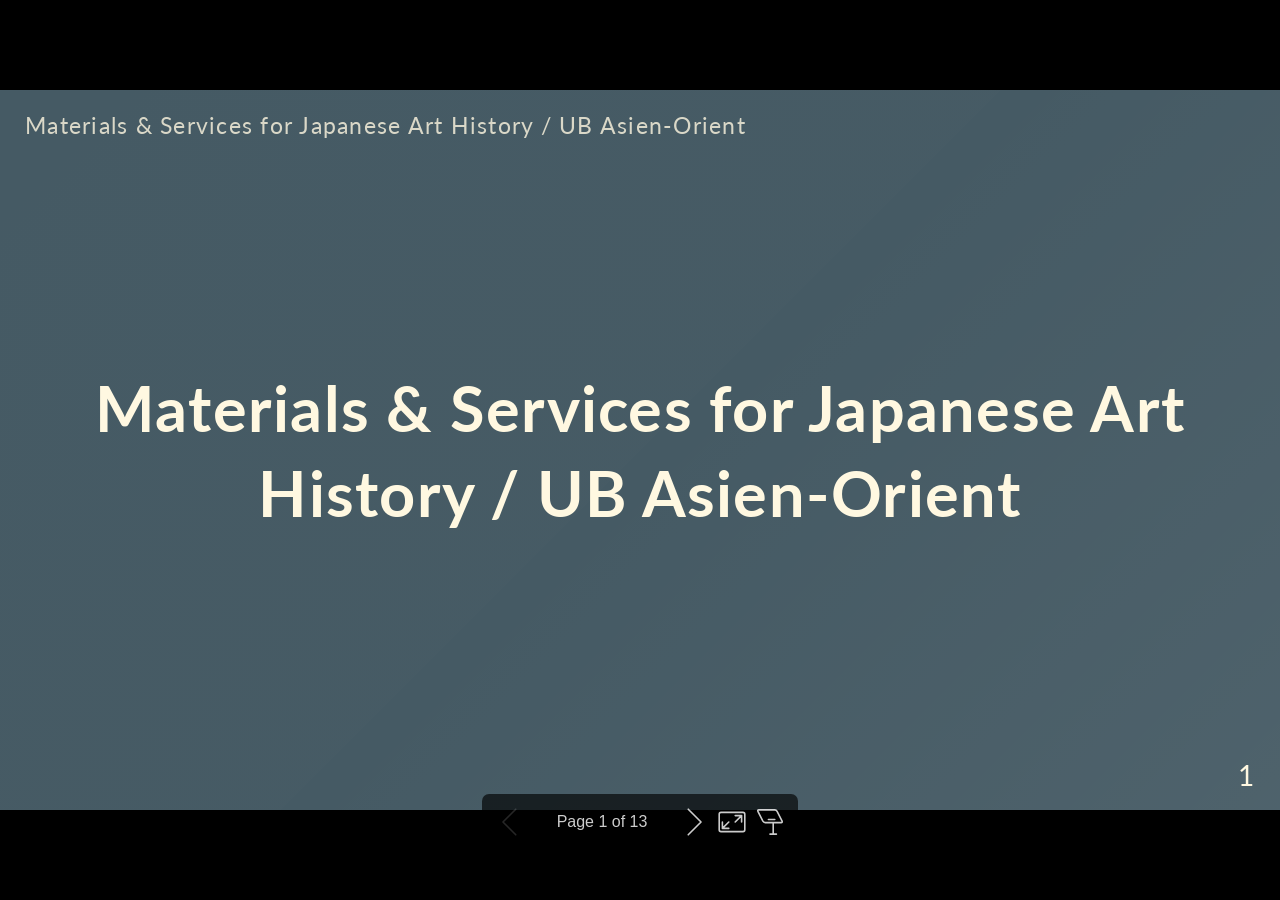
<file: for_Khist/presentation_forKhist.html>
<!DOCTYPE html><html lang="de-CH"><head><meta charset="UTF-8"><meta name="viewport" content="width=device-width,height=device-height,initial-scale=1.0"><meta name="apple-mobile-web-app-capable" content="yes"><meta http-equiv="X-UA-Compatible" content="ie=edge"><meta property="og:type" content="website"><meta name="twitter:card" content="summary"><style>@media screen{body[data-bespoke-view=""] .bespoke-marp-parent>.bespoke-marp-osc>button,body[data-bespoke-view=next] .bespoke-marp-parent>.bespoke-marp-osc>button,body[data-bespoke-view=presenter] .bespoke-marp-presenter-container .bespoke-marp-presenter-info-container button,body[data-bespoke-view=presenter] .bespoke-marp-presenter-container .bespoke-marp-presenter-note-container button{-webkit-tap-highlight-color:transparent;-webkit-appearance:none;appearance:none;background-color:transparent;border:0;color:inherit;cursor:pointer;font-size:inherit;opacity:.8;outline:none;padding:0;transition:opacity .2s linear}body[data-bespoke-view=""] .bespoke-marp-parent>.bespoke-marp-osc>button:disabled,body[data-bespoke-view=next] .bespoke-marp-parent>.bespoke-marp-osc>button:disabled,body[data-bespoke-view=presenter] .bespoke-marp-presenter-container .bespoke-marp-presenter-info-container button:disabled,body[data-bespoke-view=presenter] .bespoke-marp-presenter-container .bespoke-marp-presenter-note-container button:disabled{cursor:not-allowed;opacity:.15!important}body[data-bespoke-view=""] .bespoke-marp-parent>.bespoke-marp-osc>button:hover,body[data-bespoke-view=next] .bespoke-marp-parent>.bespoke-marp-osc>button:hover,body[data-bespoke-view=presenter] .bespoke-marp-presenter-container .bespoke-marp-presenter-info-container button:hover,body[data-bespoke-view=presenter] .bespoke-marp-presenter-container .bespoke-marp-presenter-note-container button:hover{opacity:1}body[data-bespoke-view=""] .bespoke-marp-parent>.bespoke-marp-osc>button:hover:active,body[data-bespoke-view=next] .bespoke-marp-parent>.bespoke-marp-osc>button:hover:active,body[data-bespoke-view=presenter] .bespoke-marp-presenter-container .bespoke-marp-presenter-info-container button:hover:active,body[data-bespoke-view=presenter] .bespoke-marp-presenter-container .bespoke-marp-presenter-note-container button:hover:active{opacity:.6}body[data-bespoke-view=""] .bespoke-marp-parent>.bespoke-marp-osc>button:hover:not(:disabled),body[data-bespoke-view=next] .bespoke-marp-parent>.bespoke-marp-osc>button:hover:not(:disabled),body[data-bespoke-view=presenter] .bespoke-marp-presenter-container .bespoke-marp-presenter-info-container button:hover:not(:disabled),body[data-bespoke-view=presenter] .bespoke-marp-presenter-container .bespoke-marp-presenter-note-container button:hover:not(:disabled){transition:none}body[data-bespoke-view=""] .bespoke-marp-parent>.bespoke-marp-osc>button[data-bespoke-marp-osc=prev],body[data-bespoke-view=next] .bespoke-marp-parent>.bespoke-marp-osc>button[data-bespoke-marp-osc=prev],body[data-bespoke-view=presenter] .bespoke-marp-presenter-container .bespoke-marp-presenter-info-container button.bespoke-marp-presenter-info-page-prev{background:transparent url("[data-uri]") no-repeat 50%;background-size:contain;overflow:hidden;text-indent:100%;white-space:nowrap}body[data-bespoke-view=""] .bespoke-marp-parent>.bespoke-marp-osc>button[data-bespoke-marp-osc=next],body[data-bespoke-view=next] .bespoke-marp-parent>.bespoke-marp-osc>button[data-bespoke-marp-osc=next],body[data-bespoke-view=presenter] .bespoke-marp-presenter-container .bespoke-marp-presenter-info-container button.bespoke-marp-presenter-info-page-next{background:transparent url("[data-uri]") no-repeat 50%;background-size:contain;overflow:hidden;text-indent:100%;white-space:nowrap}body[data-bespoke-view=""] .bespoke-marp-parent>.bespoke-marp-osc>button[data-bespoke-marp-osc=fullscreen],body[data-bespoke-view=next] .bespoke-marp-parent>.bespoke-marp-osc>button[data-bespoke-marp-osc=fullscreen]{background:transparent url("[data-uri]") no-repeat 50%;background-size:contain;overflow:hidden;text-indent:100%;white-space:nowrap}body[data-bespoke-view=""] .bespoke-marp-parent>.bespoke-marp-osc>button.exit[data-bespoke-marp-osc=fullscreen],body[data-bespoke-view=next] .bespoke-marp-parent>.bespoke-marp-osc>button.exit[data-bespoke-marp-osc=fullscreen]{background-image:url("[data-uri]")}body[data-bespoke-view=""] .bespoke-marp-parent>.bespoke-marp-osc>button[data-bespoke-marp-osc=presenter],body[data-bespoke-view=next] .bespoke-marp-parent>.bespoke-marp-osc>button[data-bespoke-marp-osc=presenter]{background:transparent url("[data-uri]") no-repeat 50%;background-size:contain;overflow:hidden;text-indent:100%;white-space:nowrap}body[data-bespoke-view=presenter] .bespoke-marp-presenter-container .bespoke-marp-presenter-note-container button.bespoke-marp-presenter-note-bigger{background:transparent url("[data-uri]") no-repeat 50%;background-size:contain;overflow:hidden;text-indent:100%;white-space:nowrap}body[data-bespoke-view=presenter] .bespoke-marp-presenter-container .bespoke-marp-presenter-note-container button.bespoke-marp-presenter-note-smaller{background:transparent url("[data-uri]") no-repeat 50%;background-size:contain;overflow:hidden;text-indent:100%;white-space:nowrap}}@keyframes __bespoke_marp_transition_reduced_outgoing__{0%{opacity:1}to{opacity:0}}@keyframes __bespoke_marp_transition_reduced_incoming__{0%{mix-blend-mode:plus-lighter;opacity:0}to{mix-blend-mode:plus-lighter;opacity:1}}.bespoke-marp-note,.bespoke-marp-osc,.bespoke-progress-parent{display:none;transition:none}@media screen{::view-transition-group(*){animation-duration:var(--marp-bespoke-transition-animation-duration,.5s);animation-timing-function:ease}::view-transition-new(*),::view-transition-old(*){animation-delay:0s;animation-direction:var(--marp-bespoke-transition-animation-direction,normal);animation-duration:var(--marp-bespoke-transition-animation-duration,.5s);animation-fill-mode:both;animation-name:var(--marp-bespoke-transition-animation-name,var(--marp-bespoke-transition-animation-name-fallback,__bespoke_marp_transition_no_animation__));mix-blend-mode:normal}::view-transition-old(*){--marp-bespoke-transition-animation-name-fallback:__bespoke_marp_transition_reduced_outgoing__;animation-timing-function:ease}::view-transition-new(*){--marp-bespoke-transition-animation-name-fallback:__bespoke_marp_transition_reduced_incoming__;animation-timing-function:ease}::view-transition-new(root),::view-transition-old(root){animation-timing-function:linear}::view-transition-new(__bespoke_marp_transition_osc__),::view-transition-old(__bespoke_marp_transition_osc__){animation-duration:0s!important;animation-name:__bespoke_marp_transition_osc__!important}::view-transition-new(__bespoke_marp_transition_osc__){opacity:0!important}.bespoke-marp-transition-warming-up::view-transition-group(*),.bespoke-marp-transition-warming-up::view-transition-new(*),.bespoke-marp-transition-warming-up::view-transition-old(*){animation-play-state:paused!important}body,html{height:100%;margin:0}body{background:#000;overflow:hidden}svg.bespoke-marp-slide{content-visibility:hidden;opacity:0;pointer-events:none;z-index:-1}svg.bespoke-marp-slide:not(.bespoke-marp-active) *{view-transition-name:none!important}svg.bespoke-marp-slide.bespoke-marp-active{content-visibility:visible;opacity:1;pointer-events:auto;z-index:0}svg.bespoke-marp-slide.bespoke-marp-active.bespoke-marp-active-ready *{animation-name:__bespoke_marp__!important}@supports not (content-visibility:hidden){svg.bespoke-marp-slide[data-bespoke-marp-load=hideable]{display:none}svg.bespoke-marp-slide[data-bespoke-marp-load=hideable].bespoke-marp-active{display:block}}}@media screen and (prefers-reduced-motion:reduce){svg.bespoke-marp-slide *{view-transition-name:none!important}}@media screen{[data-bespoke-marp-fragment=inactive]{visibility:hidden}body[data-bespoke-view=""] .bespoke-marp-parent,body[data-bespoke-view=next] .bespoke-marp-parent{inset:0;position:absolute}body[data-bespoke-view=""] .bespoke-marp-parent>.bespoke-marp-osc,body[data-bespoke-view=next] .bespoke-marp-parent>.bespoke-marp-osc{view-transition-name:__bespoke_marp_transition_osc__;background:rgba(0,0,0,.65);border-radius:7px;bottom:50px;color:#fff;contain:paint;display:block;font-family:Helvetica,Arial,sans-serif;font-size:16px;left:50%;line-height:0;opacity:1;padding:12px;position:absolute;touch-action:manipulation;transform:translateX(-50%);transition:opacity .2s linear;-webkit-user-select:none;user-select:none;white-space:nowrap;will-change:transform;z-index:1}body[data-bespoke-view=""] .bespoke-marp-parent>.bespoke-marp-osc>*,body[data-bespoke-view=next] .bespoke-marp-parent>.bespoke-marp-osc>*{margin-left:6px}body[data-bespoke-view=""] .bespoke-marp-parent>.bespoke-marp-osc>:first-child,body[data-bespoke-view=next] .bespoke-marp-parent>.bespoke-marp-osc>:first-child{margin-left:0}body[data-bespoke-view=""] .bespoke-marp-parent>.bespoke-marp-osc>span,body[data-bespoke-view=next] .bespoke-marp-parent>.bespoke-marp-osc>span{opacity:.8}body[data-bespoke-view=""] .bespoke-marp-parent>.bespoke-marp-osc>span[data-bespoke-marp-osc=page],body[data-bespoke-view=next] .bespoke-marp-parent>.bespoke-marp-osc>span[data-bespoke-marp-osc=page]{display:inline-block;min-width:140px;text-align:center}body[data-bespoke-view=""] .bespoke-marp-parent>.bespoke-marp-osc>button[data-bespoke-marp-osc=fullscreen],body[data-bespoke-view=""] .bespoke-marp-parent>.bespoke-marp-osc>button[data-bespoke-marp-osc=next],body[data-bespoke-view=""] .bespoke-marp-parent>.bespoke-marp-osc>button[data-bespoke-marp-osc=presenter],body[data-bespoke-view=""] .bespoke-marp-parent>.bespoke-marp-osc>button[data-bespoke-marp-osc=prev],body[data-bespoke-view=next] .bespoke-marp-parent>.bespoke-marp-osc>button[data-bespoke-marp-osc=fullscreen],body[data-bespoke-view=next] .bespoke-marp-parent>.bespoke-marp-osc>button[data-bespoke-marp-osc=next],body[data-bespoke-view=next] .bespoke-marp-parent>.bespoke-marp-osc>button[data-bespoke-marp-osc=presenter],body[data-bespoke-view=next] .bespoke-marp-parent>.bespoke-marp-osc>button[data-bespoke-marp-osc=prev]{height:32px;line-height:32px;width:32px}body[data-bespoke-view=""] .bespoke-marp-parent.bespoke-marp-inactive,body[data-bespoke-view=next] .bespoke-marp-parent.bespoke-marp-inactive{cursor:none}body[data-bespoke-view=""] .bespoke-marp-parent.bespoke-marp-inactive>.bespoke-marp-osc,body[data-bespoke-view=next] .bespoke-marp-parent.bespoke-marp-inactive>.bespoke-marp-osc{opacity:0;pointer-events:none}body[data-bespoke-view=""] svg.bespoke-marp-slide,body[data-bespoke-view=next] svg.bespoke-marp-slide{height:100%;left:0;position:absolute;top:0;width:100%}body[data-bespoke-view=""] .bespoke-progress-parent{background:#222;display:flex;height:5px;width:100%}body[data-bespoke-view=""] .bespoke-progress-parent+.bespoke-marp-parent{top:5px}body[data-bespoke-view=""] .bespoke-progress-parent .bespoke-progress-bar{background:#0288d1;flex:0 0 0;transition:flex-basis .2s cubic-bezier(0,1,1,1)}body[data-bespoke-view=next]{background:transparent}body[data-bespoke-view=presenter]{background:#161616}body[data-bespoke-view=presenter] .bespoke-marp-presenter-container{display:grid;font-family:Helvetica,Arial,sans-serif;grid-template:"current dragbar next" minmax(140px,1fr) "current dragbar note" 2fr "info    dragbar note" 3em;grid-template-columns:minmax(3px,var(--bespoke-marp-presenter-split-ratio,66%)) 0 minmax(3px,1fr);height:100%;left:0;position:absolute;top:0;width:100%}body[data-bespoke-view=presenter] .bespoke-marp-presenter-container .bespoke-marp-parent{grid-area:current;overflow:hidden;position:relative}body[data-bespoke-view=presenter] .bespoke-marp-presenter-container .bespoke-marp-parent svg.bespoke-marp-slide{height:calc(100% - 40px);left:20px;pointer-events:none;position:absolute;top:20px;-webkit-user-select:none;user-select:none;width:calc(100% - 40px)}body[data-bespoke-view=presenter] .bespoke-marp-presenter-container .bespoke-marp-parent svg.bespoke-marp-slide.bespoke-marp-active{filter:drop-shadow(0 3px 10px rgba(0,0,0,.5))}body[data-bespoke-view=presenter] .bespoke-marp-presenter-container .bespoke-marp-presenter-dragbar-container{background:#0288d1;cursor:col-resize;grid-area:dragbar;margin-left:-3px;opacity:0;position:relative;transition:opacity .4s linear .1s;width:6px;z-index:10}body[data-bespoke-view=presenter] .bespoke-marp-presenter-container .bespoke-marp-presenter-dragbar-container:hover{opacity:1}body[data-bespoke-view=presenter] .bespoke-marp-presenter-container .bespoke-marp-presenter-dragbar-container.active{opacity:1;transition-delay:0s}body[data-bespoke-view=presenter] .bespoke-marp-presenter-container .bespoke-marp-presenter-next-container{background:#222;cursor:pointer;display:none;grid-area:next;overflow:hidden;position:relative}body[data-bespoke-view=presenter] .bespoke-marp-presenter-container .bespoke-marp-presenter-next-container.active{display:block}body[data-bespoke-view=presenter] .bespoke-marp-presenter-container .bespoke-marp-presenter-next-container iframe.bespoke-marp-presenter-next{background:transparent;border:0;display:block;filter:drop-shadow(0 3px 10px rgba(0,0,0,.5));height:calc(100% - 40px);left:20px;pointer-events:none;position:absolute;top:20px;-webkit-user-select:none;user-select:none;width:calc(100% - 40px)}body[data-bespoke-view=presenter] .bespoke-marp-presenter-container .bespoke-marp-presenter-note-container{background:#222;color:#eee;grid-area:note;position:relative;z-index:1}body[data-bespoke-view=presenter] .bespoke-marp-presenter-container .bespoke-marp-presenter-note-container button{height:1.5em;line-height:1.5em;width:1.5em}body[data-bespoke-view=presenter] .bespoke-marp-presenter-container .bespoke-marp-presenter-note-container .bespoke-marp-presenter-note-wrapper{display:block;inset:0;position:absolute}body[data-bespoke-view=presenter] .bespoke-marp-presenter-container .bespoke-marp-presenter-note-container .bespoke-marp-presenter-note-buttons{background:rgba(0,0,0,.65);border-radius:4px;bottom:0;display:flex;gap:4px;margin:12px;opacity:0;padding:6px;pointer-events:none;position:absolute;right:0;transition:opacity .2s linear}body[data-bespoke-view=presenter] .bespoke-marp-presenter-container .bespoke-marp-presenter-note-container .bespoke-marp-presenter-note-buttons:focus-within,body[data-bespoke-view=presenter] .bespoke-marp-presenter-container .bespoke-marp-presenter-note-container .bespoke-marp-presenter-note-wrapper:focus-within+.bespoke-marp-presenter-note-buttons,body[data-bespoke-view=presenter] .bespoke-marp-presenter-container .bespoke-marp-presenter-note-container:hover .bespoke-marp-presenter-note-buttons{opacity:1;pointer-events:auto}body[data-bespoke-view=presenter] .bespoke-marp-presenter-container .bespoke-marp-presenter-note-container .bespoke-marp-note{word-wrap:break-word;box-sizing:border-box;font-size:calc(1.1em*var(--bespoke-marp-note-font-scale, 1));height:calc(100% - 40px);margin:20px;overflow:auto;padding-right:3px;scrollbar-color:hsla(0,0%,93%,.5) transparent;scrollbar-width:thin;white-space:pre-wrap;width:calc(100% - 40px)}body[data-bespoke-view=presenter] .bespoke-marp-presenter-container .bespoke-marp-presenter-note-container .bespoke-marp-note::-webkit-scrollbar{width:6px}body[data-bespoke-view=presenter] .bespoke-marp-presenter-container .bespoke-marp-presenter-note-container .bespoke-marp-note::-webkit-scrollbar-track{background:transparent}body[data-bespoke-view=presenter] .bespoke-marp-presenter-container .bespoke-marp-presenter-note-container .bespoke-marp-note::-webkit-scrollbar-thumb{background:hsla(0,0%,93%,.5);border-radius:6px}body[data-bespoke-view=presenter] .bespoke-marp-presenter-container .bespoke-marp-presenter-note-container .bespoke-marp-note:empty{pointer-events:none}body[data-bespoke-view=presenter] .bespoke-marp-presenter-container .bespoke-marp-presenter-note-container .bespoke-marp-note.active{display:block}body[data-bespoke-view=presenter] .bespoke-marp-presenter-container .bespoke-marp-presenter-note-container .bespoke-marp-note p:first-child{margin-top:0}body[data-bespoke-view=presenter] .bespoke-marp-presenter-container .bespoke-marp-presenter-note-container .bespoke-marp-note p:last-child{margin-bottom:0}body[data-bespoke-view=presenter] .bespoke-marp-presenter-container .bespoke-marp-presenter-info-container{align-items:center;box-sizing:border-box;color:#eee;display:flex;flex-wrap:nowrap;grid-area:info;justify-content:center;overflow:hidden;padding:0 10px}body[data-bespoke-view=presenter] .bespoke-marp-presenter-container .bespoke-marp-presenter-info-container .bespoke-marp-presenter-info-page,body[data-bespoke-view=presenter] .bespoke-marp-presenter-container .bespoke-marp-presenter-info-container .bespoke-marp-presenter-info-time,body[data-bespoke-view=presenter] .bespoke-marp-presenter-container .bespoke-marp-presenter-info-container .bespoke-marp-presenter-info-timer{box-sizing:border-box;display:block;padding:0 10px;white-space:nowrap;width:100%}body[data-bespoke-view=presenter] .bespoke-marp-presenter-container .bespoke-marp-presenter-info-container button{height:1.5em;line-height:1.5em;width:1.5em}body[data-bespoke-view=presenter] .bespoke-marp-presenter-container .bespoke-marp-presenter-info-container .bespoke-marp-presenter-info-page{order:2;text-align:center}body[data-bespoke-view=presenter] .bespoke-marp-presenter-container .bespoke-marp-presenter-info-container .bespoke-marp-presenter-info-page .bespoke-marp-presenter-info-page-text{display:inline-block;min-width:120px;text-align:center}body[data-bespoke-view=presenter] .bespoke-marp-presenter-container .bespoke-marp-presenter-info-container .bespoke-marp-presenter-info-time{color:#999;order:1;text-align:left}body[data-bespoke-view=presenter] .bespoke-marp-presenter-container .bespoke-marp-presenter-info-container .bespoke-marp-presenter-info-timer{color:#999;order:3;text-align:right}body[data-bespoke-view=presenter] .bespoke-marp-presenter-container .bespoke-marp-presenter-info-container .bespoke-marp-presenter-info-timer:hover{cursor:pointer}}@media print{.bespoke-marp-presenter-info-container,.bespoke-marp-presenter-next-container,.bespoke-marp-presenter-note-container{display:none}}</style><style>@charset "UTF-8";@import "https://fonts.bunny.net/css?family=Lato:400,900|Roboto+Mono:400,700&display=swap";div#\:\$p>svg>foreignObject>section{width:1280px;height:720px;box-sizing:border-box;overflow:hidden;position:relative;scroll-snap-align:center center}div#\:\$p>svg>foreignObject>section:after{bottom:0;content:attr(data-marpit-pagination);padding:inherit;pointer-events:none;position:absolute;right:0}div#\:\$p>svg>foreignObject>section:not([data-marpit-pagination]):after{display:none}/* Normalization */div#\:\$p>svg>foreignObject>section :is(h1,marp-h1){font-size:2em;margin:0.67em 0}div#\:\$p>svg>foreignObject>section video::-webkit-media-controls{will-change:transform}@page{size:1280px 720px;margin:0}@media print{body,html{background-color:#fff;margin:0;page-break-inside:avoid;break-inside:avoid-page}div#\:\$p>svg>foreignObject>section{page-break-before:always;break-before:page}div#\:\$p>svg>foreignObject>section,div#\:\$p>svg>foreignObject>section *{-webkit-print-color-adjust:exact!important;animation-delay:0s!important;animation-duration:0s!important;color-adjust:exact!important;transition:none!important}div#\:\$p>svg[data-marpit-svg]{display:block;height:100vh;width:100vw}}div#\:\$p>svg>foreignObject>:where(section){container-type:size}div#\:\$p>svg>foreignObject>section img[data-marp-twemoji]{background:transparent;height:1em;margin:0 .05em 0 .1em;vertical-align:-.1em;width:1em}
/*!
 * Marp / Marpit Gaia theme.
 *
 * @theme gaia
 * @author Yuki Hattori
 *
 * @auto-scaling true
 * @size 16:9 1280px 720px
 * @size 4:3 960px 720px
 */div#\:\$p>svg>foreignObject>section :is(pre,marp-pre) code.hljs{display:block;overflow-x:auto;padding:1em}div#\:\$p>svg>foreignObject>section code.hljs{padding:3px 5px}div#\:\$p>svg>foreignObject>section .hljs{background:#000;color:#f8f8f8}div#\:\$p>svg>foreignObject>section .hljs-comment,div#\:\$p>svg>foreignObject>section .hljs-quote{color:#aeaeae;font-style:italic}div#\:\$p>svg>foreignObject>section .hljs-keyword,div#\:\$p>svg>foreignObject>section .hljs-selector-tag,div#\:\$p>svg>foreignObject>section .hljs-type{color:#e28964}div#\:\$p>svg>foreignObject>section .hljs-string{color:#65b042}div#\:\$p>svg>foreignObject>section .hljs-subst{color:#daefa3}div#\:\$p>svg>foreignObject>section .hljs-link,div#\:\$p>svg>foreignObject>section .hljs-regexp{color:#e9c062}div#\:\$p>svg>foreignObject>section .hljs-name,div#\:\$p>svg>foreignObject>section .hljs-section,div#\:\$p>svg>foreignObject>section .hljs-tag,div#\:\$p>svg>foreignObject>section .hljs-title{color:#89bdff}div#\:\$p>svg>foreignObject>section .hljs-class .hljs-title,div#\:\$p>svg>foreignObject>section .hljs-doctag,div#\:\$p>svg>foreignObject>section .hljs-title.class_{text-decoration:underline}div#\:\$p>svg>foreignObject>section .hljs-bullet,div#\:\$p>svg>foreignObject>section .hljs-number,div#\:\$p>svg>foreignObject>section .hljs-symbol{color:#3387cc}div#\:\$p>svg>foreignObject>section .hljs-params,div#\:\$p>svg>foreignObject>section .hljs-template-variable,div#\:\$p>svg>foreignObject>section .hljs-variable{color:#3e87e3}div#\:\$p>svg>foreignObject>section .hljs-attribute{color:#cda869}div#\:\$p>svg>foreignObject>section .hljs-meta{color:#8996a8}div#\:\$p>svg>foreignObject>section .hljs-formula{background-color:#0e2231;color:#f8f8f8;font-style:italic}div#\:\$p>svg>foreignObject>section .hljs-addition{background-color:#253b22;color:#f8f8f8}div#\:\$p>svg>foreignObject>section .hljs-deletion{background-color:#420e09;color:#f8f8f8}div#\:\$p>svg>foreignObject>section .hljs-selector-class{color:#9b703f}div#\:\$p>svg>foreignObject>section .hljs-selector-id{color:#8b98ab}div#\:\$p>svg>foreignObject>section .hljs-emphasis{font-style:italic}div#\:\$p>svg>foreignObject>section .hljs-strong{font-weight:700}div#\:\$p>svg>foreignObject>section :is(h1,marp-h1),div#\:\$p>svg>foreignObject>section :is(h2,marp-h2),div#\:\$p>svg>foreignObject>section :is(h3,marp-h3),div#\:\$p>svg>foreignObject>section :is(h4,marp-h4),div#\:\$p>svg>foreignObject>section :is(h5,marp-h5),div#\:\$p>svg>foreignObject>section :is(h6,marp-h6){margin:.5em 0 0}div#\:\$p>svg>foreignObject>section :is(h1,marp-h1) strong,div#\:\$p>svg>foreignObject>section :is(h2,marp-h2) strong,div#\:\$p>svg>foreignObject>section :is(h3,marp-h3) strong,div#\:\$p>svg>foreignObject>section :is(h4,marp-h4) strong,div#\:\$p>svg>foreignObject>section :is(h5,marp-h5) strong,div#\:\$p>svg>foreignObject>section :is(h6,marp-h6) strong{font-weight:inherit}div#\:\$p>svg>foreignObject>section :is(h1,marp-h1)::part(auto-scaling),div#\:\$p>svg>foreignObject>section :is(h2,marp-h2)::part(auto-scaling),div#\:\$p>svg>foreignObject>section :is(h3,marp-h3)::part(auto-scaling),div#\:\$p>svg>foreignObject>section :is(h4,marp-h4)::part(auto-scaling),div#\:\$p>svg>foreignObject>section :is(h5,marp-h5)::part(auto-scaling),div#\:\$p>svg>foreignObject>section :is(h6,marp-h6)::part(auto-scaling){max-height:580px}div#\:\$p>svg>foreignObject>section :is(h1,marp-h1){font-size:1.8em}div#\:\$p>svg>foreignObject>section :is(h2,marp-h2){font-size:1.5em}div#\:\$p>svg>foreignObject>section :is(h3,marp-h3){font-size:1.3em}div#\:\$p>svg>foreignObject>section :is(h4,marp-h4){font-size:1.1em}div#\:\$p>svg>foreignObject>section :is(h5,marp-h5){font-size:1em}div#\:\$p>svg>foreignObject>section :is(h6,marp-h6){font-size:.9em}div#\:\$p>svg>foreignObject>section blockquote,div#\:\$p>svg>foreignObject>section p{margin:1em 0 0}div#\:\$p>svg>foreignObject>section ol>li,div#\:\$p>svg>foreignObject>section ul>li{margin:.3em 0 0}div#\:\$p>svg>foreignObject>section ol>li>p,div#\:\$p>svg>foreignObject>section ul>li>p{margin:.6em 0 0}div#\:\$p>svg>foreignObject>section code{display:inline-block;font-family:Roboto Mono,monospace;font-size:.8em;letter-spacing:0;margin:-.1em .15em;padding:.1em .2em;vertical-align:baseline}div#\:\$p>svg>foreignObject>section :is(pre,marp-pre){display:block;margin:1em 0 0;overflow:visible}div#\:\$p>svg>foreignObject>section :is(pre,marp-pre) code{box-sizing:border-box;font-size:.7em;margin:0;min-width:100%;padding:.5em}div#\:\$p>svg>foreignObject>section :is(pre,marp-pre)::part(auto-scaling){max-height:calc(580px - 1em)}div#\:\$p>svg>foreignObject>section blockquote{margin:1em 0 0;padding:0 1em;position:relative}div#\:\$p>svg>foreignObject>section blockquote:after,div#\:\$p>svg>foreignObject>section blockquote:before{content:"“";display:block;font-family:Times New Roman,serif;font-weight:700;position:absolute}div#\:\$p>svg>foreignObject>section blockquote:before{left:0;top:0}div#\:\$p>svg>foreignObject>section blockquote:after{bottom:0;right:0;transform:rotate(180deg)}div#\:\$p>svg>foreignObject>section blockquote>:first-child{margin-top:0}div#\:\$p>svg>foreignObject>section mark{background:transparent}div#\:\$p>svg>foreignObject>section table{border-collapse:collapse;border-spacing:0;margin:1em 0 0}div#\:\$p>svg>foreignObject>section table td,div#\:\$p>svg>foreignObject>section table th{border-style:solid;border-width:1px;padding:.2em .4em}div#\:\$p>svg>foreignObject>section footer,div#\:\$p>svg>foreignObject>section header,div#\:\$p>svg>foreignObject>section:after{box-sizing:border-box;font-size:66%;height:70px;line-height:50px;overflow:hidden;padding:10px 25px;position:absolute}div#\:\$p>svg>foreignObject>section:after{--marpit-root-font-size:66%}div#\:\$p>svg>foreignObject>section header{top:0}div#\:\$p>svg>foreignObject>section footer,div#\:\$p>svg>foreignObject>section header{left:0;right:0}div#\:\$p>svg>foreignObject>section footer{bottom:0}div#\:\$p>svg>foreignObject>section{word-wrap:break-word;--color-background:#fff8e1;--color-background-stripe:rgba(69,90,100,.1);--color-foreground:#455a64;--color-dimmed:#6a7a7d;--color-highlight:#0288d1;background-color:var(--color-background);background-image:linear-gradient(135deg,hsla(0,0%,53%,0),hsla(0,0%,53%,.02) 50%,hsla(0,0%,100%,0) 0,hsla(0,0%,100%,.05));color:var(--color-foreground);font-family:Lato,Avenir Next,Avenir,Trebuchet MS,Segoe UI,sans-serif;font-size:35px;height:720px;letter-spacing:1.25px;line-height:1.35;padding:70px;width:1280px}div#\:\$p>svg>foreignObject>section{--marpit-root-font-size:35px}div#\:\$p>svg>foreignObject>section:after{bottom:0;font-size:80%;right:0}div#\:\$p>svg>foreignObject>section:after{--marpit-root-font-size:80%}div#\:\$p>svg>foreignObject>section a,div#\:\$p>svg>foreignObject>section mark{color:var(--color-highlight)}div#\:\$p>svg>foreignObject>section code{background:var(--color-dimmed);color:var(--color-background)}div#\:\$p>svg>foreignObject>section :is(h1,marp-h1) strong,div#\:\$p>svg>foreignObject>section :is(h2,marp-h2) strong,div#\:\$p>svg>foreignObject>section :is(h3,marp-h3) strong,div#\:\$p>svg>foreignObject>section :is(h4,marp-h4) strong,div#\:\$p>svg>foreignObject>section :is(h5,marp-h5) strong,div#\:\$p>svg>foreignObject>section :is(h6,marp-h6) strong{color:var(--color-highlight)}div#\:\$p>svg>foreignObject>section :is(pre,marp-pre){background:var(--color-foreground)}div#\:\$p>svg>foreignObject>section :is(pre,marp-pre)>code{background:transparent}div#\:\$p>svg>foreignObject>section blockquote:after,div#\:\$p>svg>foreignObject>section blockquote:before,div#\:\$p>svg>foreignObject>section footer,div#\:\$p>svg>foreignObject>section header,div#\:\$p>svg>foreignObject>section section:after{color:var(--color-dimmed)}div#\:\$p>svg>foreignObject>section table td,div#\:\$p>svg>foreignObject>section table th{border-color:var(--color-foreground)}div#\:\$p>svg>foreignObject>section table thead th{background:var(--color-foreground);color:var(--color-background)}div#\:\$p>svg>foreignObject>section table tbody>tr:nth-child(odd) td,div#\:\$p>svg>foreignObject>section table tbody>tr:nth-child(odd) th{background:var(--color-background-stripe,transparent)}div#\:\$p>svg>foreignObject>section>:first-child,div#\:\$p>svg>foreignObject>section>header:first-child+*{margin-top:0}div#\:\$p>svg>foreignObject>section:where(.invert){--color-background:#455a64;--color-background-stripe:rgba(255,248,225,.1);--color-foreground:#fff8e1;--color-dimmed:#dad8c8;--color-highlight:#81d4fa}div#\:\$p>svg>foreignObject>section:where(.gaia){--color-background:#0288d1;--color-background-stripe:rgba(255,248,225,.1);--color-foreground:#fff8e1;--color-dimmed:#cce2de;--color-highlight:#81d4fa}div#\:\$p>svg>foreignObject>section:where(.lead){display:flex;flex-flow:column nowrap;justify-content:center}div#\:\$p>svg>foreignObject>section:where(.lead) :is(h1,marp-h1),div#\:\$p>svg>foreignObject>section:where(.lead) :is(h2,marp-h2),div#\:\$p>svg>foreignObject>section:where(.lead) :is(h3,marp-h3),div#\:\$p>svg>foreignObject>section:where(.lead) :is(h4,marp-h4),div#\:\$p>svg>foreignObject>section:where(.lead) :is(h5,marp-h5),div#\:\$p>svg>foreignObject>section:where(.lead) :is(h6,marp-h6){text-align:center}div#\:\$p>svg>foreignObject>section:where(.lead) p{text-align:center}div#\:\$p>svg>foreignObject>section:where(.lead) blockquote>:is(h1,marp-h1),div#\:\$p>svg>foreignObject>section:where(.lead) blockquote>:is(h2,marp-h2),div#\:\$p>svg>foreignObject>section:where(.lead) blockquote>:is(h3,marp-h3),div#\:\$p>svg>foreignObject>section:where(.lead) blockquote>:is(h4,marp-h4),div#\:\$p>svg>foreignObject>section:where(.lead) blockquote>:is(h5,marp-h5),div#\:\$p>svg>foreignObject>section:where(.lead) blockquote>:is(h6,marp-h6),div#\:\$p>svg>foreignObject>section:where(.lead) blockquote>p{text-align:left}div#\:\$p>svg>foreignObject>section:where(.lead) ol>li>p,div#\:\$p>svg>foreignObject>section:where(.lead) ul>li>p{text-align:left}div#\:\$p>svg>foreignObject>section:where(.lead) table{margin-left:auto;margin-right:auto}div#\:\$p>svg>foreignObject>section[data-marpit-advanced-background=background]{columns:initial!important;display:block!important;padding:0!important}div#\:\$p>svg>foreignObject>section[data-marpit-advanced-background=background]:after,div#\:\$p>svg>foreignObject>section[data-marpit-advanced-background=background]:before,div#\:\$p>svg>foreignObject>section[data-marpit-advanced-background=content]:after,div#\:\$p>svg>foreignObject>section[data-marpit-advanced-background=content]:before{display:none!important}div#\:\$p>svg>foreignObject>section[data-marpit-advanced-background=background]>div[data-marpit-advanced-background-container]{all:initial;display:flex;flex-direction:row;height:100%;overflow:hidden;width:100%}div#\:\$p>svg>foreignObject>section[data-marpit-advanced-background=background]>div[data-marpit-advanced-background-container][data-marpit-advanced-background-direction=vertical]{flex-direction:column}div#\:\$p>svg>foreignObject>section[data-marpit-advanced-background=background][data-marpit-advanced-background-split]>div[data-marpit-advanced-background-container]{width:var(--marpit-advanced-background-split,50%)}div#\:\$p>svg>foreignObject>section[data-marpit-advanced-background=background][data-marpit-advanced-background-split=right]>div[data-marpit-advanced-background-container]{margin-left:calc(100% - var(--marpit-advanced-background-split, 50%))}div#\:\$p>svg>foreignObject>section[data-marpit-advanced-background=background]>div[data-marpit-advanced-background-container]>figure{all:initial;background-position:center;background-repeat:no-repeat;background-size:cover;flex:auto;margin:0}div#\:\$p>svg>foreignObject>section[data-marpit-advanced-background=background]>div[data-marpit-advanced-background-container]>figure>figcaption{position:absolute;border:0;clip:rect(0,0,0,0);height:1px;margin:-1px;overflow:hidden;padding:0;white-space:nowrap;width:1px}div#\:\$p>svg>foreignObject>section[data-marpit-advanced-background=content],div#\:\$p>svg>foreignObject>section[data-marpit-advanced-background=pseudo]{background:transparent!important}div#\:\$p>svg>foreignObject>section[data-marpit-advanced-background=pseudo],div#\:\$p>svg[data-marpit-svg]>foreignObject[data-marpit-advanced-background=pseudo]{pointer-events:none!important}div#\:\$p>svg>foreignObject>section[data-marpit-advanced-background-split]{width:100%;height:100%}</style></head><body><div class="bespoke-marp-osc"><button data-bespoke-marp-osc="prev" tabindex="-1" title="Previous slide">Previous slide</button><span data-bespoke-marp-osc="page"></span><button data-bespoke-marp-osc="next" tabindex="-1" title="Next slide">Next slide</button><button data-bespoke-marp-osc="fullscreen" tabindex="-1" title="Toggle fullscreen (f)">Toggle fullscreen</button><button data-bespoke-marp-osc="presenter" tabindex="-1" title="Open presenter view (p)">Open presenter view</button></div><div id=":$p"><svg data-marpit-svg="" viewBox="0 0 1280 720"><foreignObject width="1280" height="720"><section id="1" data-class="lead invert" data-paginate="true" data-header="Materials &amp; Services for Japanese Art History / UB Asien-Orient" data-theme="gaia" lang="de-CH" class="lead invert" data-marpit-pagination="1" style="--class:lead invert;--paginate:true;--header:Materials &amp; Services for Japanese Art History / UB Asien-Orient;--theme:gaia;" data-marpit-pagination-total="13">
<header>Materials &amp; Services for Japanese Art History / UB Asien-Orient</header>

<h1 id="materials--services-for-japanese-art-history--ub-asien-orient">Materials &amp; Services for Japanese Art History / UB Asien-Orient</h1>
</section>
</foreignObject></svg><svg data-marpit-svg="" viewBox="0 0 1280 720"><foreignObject width="1280" height="720"><section id="2" data-class="lead invert" data-paginate="true" data-header="Materials &amp; Services for Japanese Art History / UB Asien-Orient" data-theme="gaia" lang="de-CH" class="lead invert" data-marpit-pagination="2" style="--class:lead invert;--paginate:true;--header:Materials &amp; Services for Japanese Art History / UB Asien-Orient;--theme:gaia;" data-marpit-pagination-total="13">
<header>Materials &amp; Services for Japanese Art History / UB Asien-Orient</header>
<h1 id="materials">Materials</h1>
</section>
</foreignObject></svg><svg data-marpit-svg="" viewBox="0 0 1280 720"><foreignObject width="1280" height="720"><section id="3" data-class="lead invert" data-paginate="true" data-header="Materials &amp; Services for Japanese Art History / UB Asien-Orient" data-theme="gaia" lang="de-CH" class="lead invert" data-marpit-pagination="3" style="--class:lead invert;--paginate:true;--header:Materials &amp; Services for Japanese Art History / UB Asien-Orient;--theme:gaia;" data-marpit-pagination-total="13">
<header>Materials &amp; Services for Japanese Art History / UB Asien-Orient</header>
<h2 id="materials-in-the-japanese-collection-at-the-university-library">Materials in the Japanese collection at the University library</h2>
<ul>
<li>Japanese Collection in UB Asien-Orient (Print &amp; Online)</li>
<li>Collection of the East Asian Art History in UB Art History (Print &amp; Online)</li>
</ul>
</section>
</foreignObject></svg><svg data-marpit-svg="" viewBox="0 0 1280 720"><foreignObject width="1280" height="720"><section id="4" data-class="lead invert" data-paginate="true" data-header="Materials &amp; Services for Japanese Art History / UB Asien-Orient" data-theme="gaia" lang="de-CH" class="lead invert" data-marpit-pagination="4" style="--class:lead invert;--paginate:true;--header:Materials &amp; Services for Japanese Art History / UB Asien-Orient;--theme:gaia;" data-marpit-pagination-total="13">
<header>Materials &amp; Services for Japanese Art History / UB Asien-Orient</header>
<h1 id="japanese-collection-in-ub-asien-orient">Japanese Collection in UB Asien-Orient</h1>
<ul>
<li>Print media about Japanese Art History or exhibition catalogues</li>
<li>E-Media (licenced for the campus)</li>
</ul>
</section>
</foreignObject></svg><svg data-marpit-svg="" viewBox="0 0 1280 720"><foreignObject width="1280" height="720"><section id="5" data-class="lead invert" data-paginate="true" data-header="Materials &amp; Services for Japanese Art History / UB Asien-Orient" data-theme="gaia" lang="de-CH" class="lead invert" data-marpit-pagination="5" style="--class:lead invert;--paginate:true;--header:Materials &amp; Services for Japanese Art History / UB Asien-Orient;--theme:gaia;" data-marpit-pagination-total="13">
<header>Materials &amp; Services for Japanese Art History / UB Asien-Orient</header>
<h2 id="print-media---monographs">Print media - Monographs</h2>
<ul>
<li>Monographs
<ul>
<li>Exhibition catalogues</li>
<li>Source materials like illuslated books, Manga (Original language) &amp; Games</li>
<li>Academic publication (mainly in Japanese)</li>
<li>Few rare books</li>
</ul>
</li>
</ul>
<p>-&gt; Please also check <a href="https://nbtkmy.github.io/library/systematik.html">shelfnumber system of the Japanese collection</a></p>
</section>
</foreignObject></svg><svg data-marpit-svg="" viewBox="0 0 1280 720"><foreignObject width="1280" height="720"><section id="6" data-class="lead invert" data-paginate="true" data-header="Materials &amp; Services for Japanese Art History / UB Asien-Orient" data-theme="gaia" lang="de-CH" class="lead invert" data-marpit-pagination="6" style="--class:lead invert;--paginate:true;--header:Materials &amp; Services for Japanese Art History / UB Asien-Orient;--theme:gaia;" data-marpit-pagination-total="13">
<header>Materials &amp; Services for Japanese Art History / UB Asien-Orient</header>
<h2 id="print-media---journals">Print media - Journals</h2>
<ul>
<li>Journals
<ul>
<li>Japanese journals from museums</li>
</ul>
</li>
</ul>
</section>
</foreignObject></svg><svg data-marpit-svg="" viewBox="0 0 1280 720"><foreignObject width="1280" height="720"><section id="7" data-class="lead invert" data-paginate="true" data-header="Materials &amp; Services for Japanese Art History / UB Asien-Orient" data-theme="gaia" lang="de-CH" class="lead invert" data-marpit-pagination="7" style="--class:lead invert;--paginate:true;--header:Materials &amp; Services for Japanese Art History / UB Asien-Orient;--theme:gaia;" data-marpit-pagination-total="13">
<header>Materials &amp; Services for Japanese Art History / UB Asien-Orient</header>
<h2 id="e-media">E-Media</h2>
<ul>
<li>
<p>Monographs</p>
<ul>
<li>E-books on the platform <a href="https://kinoden.kinokuniya.co.jp/uzh">KinoDen</a></li>
</ul>
</li>
<li>
<p>E-Journals</p>
<ul>
<li><a href="https://uzb.swisscovery.slsp.ch/permalink/41SLSP_UZB/1co89nr/alma99117121633105508">風俗画報 (Fūzoku Gahō)</a> on the platform JapanKnowledge</li>
<li><a href="https://uzb.swisscovery.slsp.ch/permalink/41SLSP_UZB/1co89nr/alma99117338374305508">美術新報 (Bijutsu Shinpō)</a> on the platform JapanKnowledge</li>
</ul>
</li>
</ul>
</section>
</foreignObject></svg><svg data-marpit-svg="" viewBox="0 0 1280 720"><foreignObject width="1280" height="720"><section id="8" data-class="lead invert" data-paginate="true" data-header="Materials &amp; Services for Japanese Art History / UB Asien-Orient" data-theme="gaia" lang="de-CH" class="lead invert" data-marpit-pagination="8" style="--class:lead invert;--paginate:true;--header:Materials &amp; Services for Japanese Art History / UB Asien-Orient;--theme:gaia;" data-marpit-pagination-total="13">
<header>Materials &amp; Services for Japanese Art History / UB Asien-Orient</header>
<h1 id="services">Services</h1>
</section>
</foreignObject></svg><svg data-marpit-svg="" viewBox="0 0 1280 720"><foreignObject width="1280" height="720"><section id="9" data-class="lead invert" data-paginate="true" data-header="Materials &amp; Services for Japanese Art History / UB Asien-Orient" data-theme="gaia" lang="de-CH" class="lead invert" data-marpit-pagination="9" style="--class:lead invert;--paginate:true;--header:Materials &amp; Services for Japanese Art History / UB Asien-Orient;--theme:gaia;" data-marpit-pagination-total="13">
<header>Materials &amp; Services for Japanese Art History / UB Asien-Orient</header>
<h2 id="ordering-books-or-e-contents">Ordering books or e-contents</h2>
<ul>
<li>Ordering Japanese books for the library</li>
</ul>
</section>
</foreignObject></svg><svg data-marpit-svg="" viewBox="0 0 1280 720"><foreignObject width="1280" height="720"><section id="10" data-class="lead invert" data-paginate="true" data-header="Materials &amp; Services for Japanese Art History / UB Asien-Orient" data-theme="gaia" lang="de-CH" class="lead invert" data-marpit-pagination="10" style="--class:lead invert;--paginate:true;--header:Materials &amp; Services for Japanese Art History / UB Asien-Orient;--theme:gaia;" data-marpit-pagination-total="13">
<header>Materials &amp; Services for Japanese Art History / UB Asien-Orient</header>
<h2 id="resource-directory">Resource directory</h2>
<p>I'm creating a (online) resource directory for Japanese research.<br />
There is many free research tools such as</p>
<ul>
<li><a href="https://seal.dhii.jp/sealdb/">蔵書印データベース検索システム</a>,</li>
<li><a href="https://seal.dhii.jp/image/">AI篆字認識(AI search for zoshoin)</a>, or</li>
<li><a href="https://cultural.jp/">Cultural Japan</a>.</li>
</ul>
<p>If you have questions about such online tools, please ask me!</p>
</section>
</foreignObject></svg><svg data-marpit-svg="" viewBox="0 0 1280 720"><foreignObject width="1280" height="720"><section id="11" data-class="lead invert" data-paginate="true" data-header="Materials &amp; Services for Japanese Art History / UB Asien-Orient" data-theme="gaia" lang="de-CH" class="lead invert" data-marpit-pagination="11" style="--class:lead invert;--paginate:true;--header:Materials &amp; Services for Japanese Art History / UB Asien-Orient;--theme:gaia;" data-marpit-pagination-total="13">
<header>Materials &amp; Services for Japanese Art History / UB Asien-Orient</header>
<h2 id="other-services">Other Services</h2>
<ul>
<li>Helping Datamanagement</li>
<li>Support for Programming, Softwares, and themes in Digital Humanities</li>
<li>Organize gaming events</li>
</ul>
</section>
</foreignObject></svg><svg data-marpit-svg="" viewBox="0 0 1280 720"><foreignObject width="1280" height="720"><section id="12" data-class="lead invert" data-paginate="true" data-header="Materials &amp; Services for Japanese Art History / UB Asien-Orient" data-theme="gaia" lang="de-CH" class="lead invert" data-marpit-pagination="12" style="--class:lead invert;--paginate:true;--header:Materials &amp; Services for Japanese Art History / UB Asien-Orient;--theme:gaia;" data-marpit-pagination-total="13">
<header>Materials &amp; Services for Japanese Art History / UB Asien-Orient</header>
<h2 id="gaming-event-example-in-planning-for-2025">Gaming event example (in planning for 2025)</h2>
<iframe src="https://www.youtube.com/embed/iqysmS4lxwQ" height="400" allow="controls"></iframe>
</section>
</foreignObject></svg><svg data-marpit-svg="" viewBox="0 0 1280 720"><foreignObject width="1280" height="720"><section id="13" data-class="lead invert" data-paginate="true" data-header="Materials &amp; Services for Japanese Art History / UB Asien-Orient" data-theme="gaia" lang="de-CH" class="lead invert" data-marpit-pagination="13" style="--class:lead invert;--paginate:true;--header:Materials &amp; Services for Japanese Art History / UB Asien-Orient;--theme:gaia;" data-marpit-pagination-total="13">
<header>Materials &amp; Services for Japanese Art History / UB Asien-Orient</header>
<h1 id="thank-you-for-your-attention">Thank you for your attention!</h1>
</section>
<script>!function(){"use strict";const t={h1:{proto:()=>HTMLHeadingElement,attrs:{role:"heading","aria-level":"1"},style:"display: block; font-size: 2em; margin-block-start: 0.67em; margin-block-end: 0.67em; margin-inline-start: 0px; margin-inline-end: 0px; font-weight: bold;"},h2:{proto:()=>HTMLHeadingElement,attrs:{role:"heading","aria-level":"2"},style:"display: block; font-size: 1.5em; margin-block-start: 0.83em; margin-block-end: 0.83em; margin-inline-start: 0px; margin-inline-end: 0px; font-weight: bold;"},h3:{proto:()=>HTMLHeadingElement,attrs:{role:"heading","aria-level":"3"},style:"display: block; font-size: 1.17em; margin-block-start: 1em; margin-block-end: 1em; margin-inline-start: 0px; margin-inline-end: 0px; font-weight: bold;"},h4:{proto:()=>HTMLHeadingElement,attrs:{role:"heading","aria-level":"4"},style:"display: block; margin-block-start: 1.33em; margin-block-end: 1.33em; margin-inline-start: 0px; margin-inline-end: 0px; font-weight: bold;"},h5:{proto:()=>HTMLHeadingElement,attrs:{role:"heading","aria-level":"5"},style:"display: block; font-size: 0.83em; margin-block-start: 1.67em; margin-block-end: 1.67em; margin-inline-start: 0px; margin-inline-end: 0px; font-weight: bold;"},h6:{proto:()=>HTMLHeadingElement,attrs:{role:"heading","aria-level":"6"},style:"display: block; font-size: 0.67em; margin-block-start: 2.33em; margin-block-end: 2.33em; margin-inline-start: 0px; margin-inline-end: 0px; font-weight: bold;"},span:{proto:()=>HTMLSpanElement},pre:{proto:()=>HTMLElement,style:"display: block; font-family: monospace; white-space: pre; margin: 1em 0; --marp-auto-scaling-white-space: pre;"}},e="data-marp-auto-scaling-wrapper",i="data-marp-auto-scaling-svg",n="data-marp-auto-scaling-container";class s extends HTMLElement{constructor(){super(),this.svgPreserveAspectRatio="xMinYMid meet";const t=t=>([e])=>{const{width:i,height:n}=e.contentRect;this[t]={width:i,height:n},this.updateSVGRect()};this.attachShadow({mode:"open"}),this.containerObserver=new ResizeObserver(t("containerSize")),this.wrapperObserver=new ResizeObserver(((...e)=>{t("wrapperSize")(...e),this.flushSvgDisplay()}))}static get observedAttributes(){return["data-downscale-only"]}connectedCallback(){var t,s,o,r,a;this.shadowRoot.innerHTML=`\n<style>\n  svg[${i}] { display: block; width: 100%; height: auto; vertical-align: top; }\n  span[${n}] { display: table; white-space: var(--marp-auto-scaling-white-space, nowrap); width: max-content; }\n</style>\n<div ${e}>\n  <svg part="svg" ${i}>\n    <foreignObject><span ${n}><slot></slot></span></foreignObject>\n  </svg>\n</div>\n    `.split(/\n\s*/).join(""),this.wrapper=null!==(t=this.shadowRoot.querySelector(`div[${e}]`))&&void 0!==t?t:void 0;const l=this.svg;this.svg=null!==(o=null===(s=this.wrapper)||void 0===s?void 0:s.querySelector(`svg[${i}]`))&&void 0!==o?o:void 0,this.svg!==l&&(this.svgComputedStyle=this.svg?window.getComputedStyle(this.svg):void 0),this.container=null!==(a=null===(r=this.svg)||void 0===r?void 0:r.querySelector(`span[${n}]`))&&void 0!==a?a:void 0,this.observe()}disconnectedCallback(){this.svg=void 0,this.svgComputedStyle=void 0,this.wrapper=void 0,this.container=void 0,this.observe()}attributeChangedCallback(){this.observe()}flushSvgDisplay(){const{svg:t}=this;t&&(t.style.display="inline",requestAnimationFrame((()=>{t.style.display=""})))}observe(){this.containerObserver.disconnect(),this.wrapperObserver.disconnect(),this.wrapper&&this.wrapperObserver.observe(this.wrapper),this.container&&this.containerObserver.observe(this.container),this.svgComputedStyle&&this.observeSVGStyle(this.svgComputedStyle)}observeSVGStyle(t){const e=()=>{const i=(()=>{const e=t.getPropertyValue("--preserve-aspect-ratio");if(e)return e.trim();return`x${(({textAlign:t,direction:e})=>{if(t.endsWith("left"))return"Min";if(t.endsWith("right"))return"Max";if("start"===t||"end"===t){let i="rtl"===e;return"end"===t&&(i=!i),i?"Max":"Min"}return"Mid"})(t)}YMid meet`})();i!==this.svgPreserveAspectRatio&&(this.svgPreserveAspectRatio=i,this.updateSVGRect()),t===this.svgComputedStyle&&requestAnimationFrame(e)};e()}updateSVGRect(){var t,e,i,n,s,o,r;let a=Math.ceil(null!==(e=null===(t=this.containerSize)||void 0===t?void 0:t.width)&&void 0!==e?e:0);const l=Math.ceil(null!==(n=null===(i=this.containerSize)||void 0===i?void 0:i.height)&&void 0!==n?n:0);void 0!==this.dataset.downscaleOnly&&(a=Math.max(a,null!==(o=null===(s=this.wrapperSize)||void 0===s?void 0:s.width)&&void 0!==o?o:0));const c=null===(r=this.svg)||void 0===r?void 0:r.querySelector(":scope > foreignObject");if(null==c||c.setAttribute("width",`${a}`),null==c||c.setAttribute("height",`${l}`),this.svg&&(this.svg.setAttribute("viewBox",`0 0 ${a} ${l}`),this.svg.setAttribute("preserveAspectRatio",this.svgPreserveAspectRatio),this.svg.style.height=a<=0||l<=0?"0":""),this.container){const t=this.svgPreserveAspectRatio.toLowerCase();this.container.style.marginLeft=t.startsWith("xmid")||t.startsWith("xmax")?"auto":"0",this.container.style.marginRight=t.startsWith("xmi")?"auto":"0"}}}const o=(t,{attrs:e={},style:i})=>class extends t{constructor(...t){super(...t);for(const[t,i]of Object.entries(e))this.hasAttribute(t)||this.setAttribute(t,i);this.attachShadow({mode:"open"})}static get observedAttributes(){return["data-auto-scaling"]}connectedCallback(){this._update()}attributeChangedCallback(){this._update()}_update(){const t=i?`<style>:host { ${i} }</style>`:"";let e="<slot></slot>";const{autoScaling:n}=this.dataset;if(void 0!==n){e=`<marp-auto-scaling exportparts="svg:auto-scaling" ${"downscale-only"===n?"data-downscale-only":""}>${e}</marp-auto-scaling>`}this.shadowRoot.innerHTML=t+e}};let r;const a=Symbol();let l;const c="marpitSVGPolyfill:setZoomFactor,",d=Symbol(),g=Symbol();const h=()=>{const t="Apple Computer, Inc."===navigator.vendor,e=t?[u]:[],i={then:e=>(t?(async()=>{if(void 0===l){const t=document.createElement("canvas");t.width=10,t.height=10;const e=t.getContext("2d"),i=new Image(10,10),n=new Promise((t=>{i.addEventListener("load",(()=>t()))}));i.crossOrigin="anonymous",i.src="data:image/svg+xml;charset=utf8,%3Csvg%20xmlns%3D%22http%3A%2F%2Fwww.w3.org%2F2000%2Fsvg%22%20width%3D%2210%22%20height%3D%2210%22%20viewBox%3D%220%200%201%201%22%3E%3CforeignObject%20width%3D%221%22%20height%3D%221%22%20requiredExtensions%3D%22http%3A%2F%2Fwww.w3.org%2F1999%2Fxhtml%22%3E%3Cdiv%20xmlns%3D%22http%3A%2F%2Fwww.w3.org%2F1999%2Fxhtml%22%20style%3D%22width%3A%201px%3B%20height%3A%201px%3B%20background%3A%20red%3B%20position%3A%20relative%22%3E%3C%2Fdiv%3E%3C%2FforeignObject%3E%3C%2Fsvg%3E",await n,e.drawImage(i,0,0),l=e.getImageData(5,5,1,1).data[3]<128}return l})().then((t=>{null==e||e(t?[u]:[])})):null==e||e([]),i)};return Object.assign(e,i)};let p,m;function u(t){const e="object"==typeof t&&t.target||document,i="object"==typeof t?t.zoom:t;window[g]||(Object.defineProperty(window,g,{configurable:!0,value:!0}),document.body.style.zoom=1.0001,document.body.offsetHeight,document.body.style.zoom=1,window.addEventListener("message",(({data:t,origin:e})=>{if(e===window.origin)try{if(t&&"string"==typeof t&&t.startsWith(c)){const[,e]=t.split(","),i=Number.parseFloat(e);Number.isNaN(i)||(m=i)}}catch(t){console.error(t)}})));let n=!1;Array.from(e.querySelectorAll("svg[data-marpit-svg]"),(t=>{var e,s,o,r;t.style.transform||(t.style.transform="translateZ(0)");const a=i||m||t.currentScale||1;p!==a&&(p=a,n=a);const l=t.getBoundingClientRect(),{length:c}=t.children;for(let i=0;i<c;i+=1){const n=t.children[i];if(n.getScreenCTM){const t=n.getScreenCTM();if(t){const i=null!==(s=null===(e=n.x)||void 0===e?void 0:e.baseVal.value)&&void 0!==s?s:0,c=null!==(r=null===(o=n.y)||void 0===o?void 0:o.baseVal.value)&&void 0!==r?r:0,d=n.children.length;for(let e=0;e<d;e+=1){const s=n.children[e];if("SECTION"===s.tagName){const{style:e}=s;e.transformOrigin||(e.transformOrigin=`${-i}px ${-c}px`),e.transform=`scale(${a}) matrix(${t.a}, ${t.b}, ${t.c}, ${t.d}, ${t.e-l.left}, ${t.f-l.top}) translateZ(0.0001px)`;break}}}}}})),!1!==n&&Array.from(e.querySelectorAll("iframe"),(({contentWindow:t})=>{null==t||t.postMessage(`${c}${n}`,"null"===window.origin?"*":window.origin)}))}function v({once:t=!1,target:e=document}={}){const i=function(t=document){if(t[d])return t[d];let e=!0;const i=()=>{e=!1,delete t[d]};Object.defineProperty(t,d,{configurable:!0,value:i});let n=[],s=!1;(async()=>{try{n=await h()}finally{s=!0}})();const o=()=>{for(const e of n)e({target:t});s&&0===n.length||e&&window.requestAnimationFrame(o)};return o(),i}(e);return t?(i(),()=>{}):i}p=1,m=void 0;const b=Symbol(),w=(e=document)=>{if("undefined"==typeof window)throw new Error("Marp Core's browser script is valid only in browser context.");if(((e=document)=>{const i=window[a];i||customElements.define("marp-auto-scaling",s);for(const n of Object.keys(t)){const s=`marp-${n}`,a=t[n].proto();null!=r||(r=!!document.createElement("div",{is:"marp-auto-scaling"}).outerHTML.startsWith("<div is")),r&&a!==HTMLElement?i||customElements.define(s,o(a,{style:t[n].style}),{extends:n}):(i||customElements.define(s,o(HTMLElement,t[n])),e.querySelectorAll(`${n}[is="${s}"]`).forEach((t=>{t.outerHTML=t.outerHTML.replace(new RegExp(`^<${n}`,"i"),`<${s}`).replace(new RegExp(`</${n}>$`,"i"),`</${s}>`)})))}window[a]=!0})(e),e[b])return e[b];const i=v({target:e}),n=()=>{i(),delete e[b]},l=Object.assign(n,{cleanup:n,update:()=>w(e)});return Object.defineProperty(e,b,{configurable:!0,value:l}),l},y=document.currentScript;w(y?y.getRootNode():document)}();
</script></foreignObject></svg></div><script>/*!! License: https://unpkg.com/@marp-team/marp-cli@3.4.0/lib/bespoke.js.LICENSE.txt */
!function(){"use strict";function e(e){return e&&e.__esModule&&Object.prototype.hasOwnProperty.call(e,"default")?e.default:e}var t={from:function(e,t){var n,r=1===(e.parent||e).nodeType?e.parent||e:document.querySelector(e.parent||e),o=[].filter.call("string"==typeof e.slides?r.querySelectorAll(e.slides):e.slides||r.children,(function(e){return"SCRIPT"!==e.nodeName})),i={},a=function(e,t){return(t=t||{}).index=o.indexOf(e),t.slide=e,t},s=function(e,t){i[e]=(i[e]||[]).filter((function(e){return e!==t}))},l=function(e,t){return(i[e]||[]).reduce((function(e,n){return e&&!1!==n(t)}),!0)},c=function(e,t){o[e]&&(n&&l("deactivate",a(n,t)),n=o[e],l("activate",a(n,t)))},d=function(e,t){var r=o.indexOf(n)+e;l(e>0?"next":"prev",a(n,t))&&c(r,t)},u={off:s,on:function(e,t){return(i[e]||(i[e]=[])).push(t),s.bind(null,e,t)},fire:l,slide:function(e,t){if(!arguments.length)return o.indexOf(n);l("slide",a(o[e],t))&&c(e,t)},next:d.bind(null,1),prev:d.bind(null,-1),parent:r,slides:o,destroy:function(e){l("destroy",a(n,e)),i={}}};return(t||[]).forEach((function(e){e(u)})),n||c(0),u}},n=e(t);const r=document.body,o=(...e)=>history.replaceState(...e),i="presenter",a="next",s=["",i,a],l="bespoke-marp-",c=`data-${l}`,d=(e,{protocol:t,host:n,pathname:r,hash:o}=location)=>{const i=e.toString();return`${t}//${n}${r}${i?"?":""}${i}${o}`},u=()=>r.dataset.bespokeView,f=e=>new URLSearchParams(location.search).get(e),m=(e,t={})=>{var n;const r={location,setter:o,...t},i=new URLSearchParams(r.location.search);for(const t of Object.keys(e)){const n=e[t];"string"==typeof n?i.set(t,n):i.delete(t)}try{r.setter({...null!==(n=window.history.state)&&void 0!==n?n:{}},"",d(i,r.location))}catch(e){console.error(e)}},g=(()=>{const e="bespoke-marp";try{return localStorage.setItem(e,e),localStorage.removeItem(e),!0}catch(e){return!1}})(),p=e=>{try{return localStorage.getItem(e)}catch(e){return null}},v=(e,t)=>{try{return localStorage.setItem(e,t),!0}catch(e){return!1}},h=e=>{try{return localStorage.removeItem(e),!0}catch(e){return!1}},y=(e,t)=>{const n="aria-hidden";t?e.setAttribute(n,"true"):e.removeAttribute(n)},b=e=>{e.parent.classList.add(`${l}parent`),e.slides.forEach((e=>e.classList.add(`${l}slide`))),e.on("activate",(t=>{const n=`${l}active`,r=t.slide,o=r.classList,i=!o.contains(n);if(e.slides.forEach((e=>{e.classList.remove(n),y(e,!0)})),o.add(n),y(r,!1),i){const e=`${n}-ready`;o.add(e),document.body.clientHeight,o.remove(e)}}))},w=e=>{let t=0,n=0;Object.defineProperty(e,"fragments",{enumerable:!0,value:e.slides.map((e=>[null,...e.querySelectorAll("[data-marpit-fragment]")]))});const r=r=>void 0!==e.fragments[t][n+r],o=(r,o)=>{t=r,n=o,e.fragments.forEach(((e,t)=>{e.forEach(((e,n)=>{if(null==e)return;const i=t<r||t===r&&n<=o;e.setAttribute(`${c}fragment`,(i?"":"in")+"active");const a=`${c}current-fragment`;t===r&&n===o?e.setAttribute(a,"current"):e.removeAttribute(a)}))})),e.fragmentIndex=o;const i={slide:e.slides[r],index:r,fragments:e.fragments[r],fragmentIndex:o};e.fire("fragment",i)};e.on("next",(({fragment:i=!0})=>{if(i){if(r(1))return o(t,n+1),!1;const i=t+1;e.fragments[i]&&o(i,0)}else{const r=e.fragments[t].length;if(n+1<r)return o(t,r-1),!1;const i=e.fragments[t+1];i&&o(t+1,i.length-1)}})),e.on("prev",(({fragment:i=!0})=>{if(r(-1)&&i)return o(t,n-1),!1;const a=t-1;e.fragments[a]&&o(a,e.fragments[a].length-1)})),e.on("slide",(({index:t,fragment:n})=>{let r=0;if(void 0!==n){const o=e.fragments[t];if(o){const{length:e}=o;r=-1===n?e-1:Math.min(Math.max(n,0),e-1)}}o(t,r)})),o(0,0)},x=document,k=()=>!(!x.fullscreenEnabled&&!x.webkitFullscreenEnabled),$=()=>!(!x.fullscreenElement&&!x.webkitFullscreenElement),E=e=>{e.fullscreen=()=>{k()&&(async()=>{return $()?null===(e=x.exitFullscreen||x.webkitExitFullscreen)||void 0===e?void 0:e.call(x):((e=x.body)=>{var t;return null===(t=e.requestFullscreen||e.webkitRequestFullscreen)||void 0===t?void 0:t.call(e)})();var e})()},document.addEventListener("keydown",(t=>{"f"!==t.key&&"F11"!==t.key||t.altKey||t.ctrlKey||t.metaKey||!k()||(e.fullscreen(),t.preventDefault())}))},L=`${l}inactive`,S=(e=2e3)=>({parent:t,fire:n})=>{const r=t.classList,o=e=>n(`marp-${e?"":"in"}active`);let i;const a=()=>{i&&clearTimeout(i),i=setTimeout((()=>{r.add(L),o()}),e),r.contains(L)&&(r.remove(L),o(!0))};for(const e of["mousedown","mousemove","touchend"])document.addEventListener(e,a);setTimeout(a,0)},P=["AUDIO","BUTTON","INPUT","SELECT","TEXTAREA","VIDEO"],_=e=>{e.parent.addEventListener("keydown",(e=>{if(!e.target)return;const t=e.target;(P.includes(t.nodeName)||"true"===t.contentEditable)&&e.stopPropagation()}))},T=e=>{window.addEventListener("load",(()=>{for(const t of e.slides){const e=t.querySelector("marp-auto-scaling, [data-auto-scaling], [data-marp-fitting]");t.setAttribute(`${c}load`,e?"":"hideable")}}))},I=({interval:e=250}={})=>t=>{document.addEventListener("keydown",(e=>{if(" "===e.key&&e.shiftKey)t.prev();else if("ArrowLeft"===e.key||"ArrowUp"===e.key||"PageUp"===e.key)t.prev({fragment:!e.shiftKey});else if(" "!==e.key||e.shiftKey)if("ArrowRight"===e.key||"ArrowDown"===e.key||"PageDown"===e.key)t.next({fragment:!e.shiftKey});else if("End"===e.key)t.slide(t.slides.length-1,{fragment:-1});else{if("Home"!==e.key)return;t.slide(0)}else t.next();e.preventDefault()}));let n,r,o=0;t.parent.addEventListener("wheel",(i=>{let a=!1;const s=(e,t)=>{e&&(a=a||((e,t)=>((e,t)=>{const n="X"===t?"Width":"Height";return e[`client${n}`]<e[`scroll${n}`]})(e,t)&&((e,t)=>{const{overflow:n}=e,r=e[`overflow${t}`];return"auto"===n||"scroll"===n||"auto"===r||"scroll"===r})(getComputedStyle(e),t))(e,t)),(null==e?void 0:e.parentElement)&&s(e.parentElement,t)};if(0!==i.deltaX&&s(i.target,"X"),0!==i.deltaY&&s(i.target,"Y"),a)return;i.preventDefault();const l=Math.sqrt(i.deltaX**2+i.deltaY**2);if(void 0!==i.wheelDelta){if(void 0===i.webkitForce&&Math.abs(i.wheelDelta)<40)return;if(i.deltaMode===i.DOM_DELTA_PIXEL&&l<4)return}else if(i.deltaMode===i.DOM_DELTA_PIXEL&&l<12)return;r&&clearTimeout(r),r=setTimeout((()=>{n=0}),e);const c=Date.now()-o<e,d=l<=n;if(n=l,c||d)return;let u;(i.deltaX>0||i.deltaY>0)&&(u="next"),(i.deltaX<0||i.deltaY<0)&&(u="prev"),u&&(t[u](),o=Date.now())}))},M=(e=`.${l}osc`)=>{const t=document.querySelector(e);if(!t)return()=>{};const n=(e,n)=>{t.querySelectorAll(`[${c}osc=${JSON.stringify(e)}]`).forEach(n)};return k()||n("fullscreen",(e=>e.style.display="none")),g||n("presenter",(e=>{e.disabled=!0,e.title="Presenter view is disabled due to restricted localStorage."})),e=>{t.addEventListener("click",(t=>{if(t.target instanceof HTMLElement){const{bespokeMarpOsc:n}=t.target.dataset;n&&t.target.blur();const r={fragment:!t.shiftKey};"next"===n?e.next(r):"prev"===n?e.prev(r):"fullscreen"===n?null==e||e.fullscreen():"presenter"===n&&e.openPresenterView()}})),e.parent.appendChild(t),e.on("activate",(({index:t})=>{n("page",(n=>n.textContent=`Page ${t+1} of ${e.slides.length}`))})),e.on("fragment",(({index:t,fragments:r,fragmentIndex:o})=>{n("prev",(e=>e.disabled=0===t&&0===o)),n("next",(n=>n.disabled=t===e.slides.length-1&&o===r.length-1))})),e.on("marp-active",(()=>y(t,!1))),e.on("marp-inactive",(()=>y(t,!0))),k()&&(e=>{for(const t of["","webkit"])x.addEventListener(t+"fullscreenchange",e)})((()=>n("fullscreen",(e=>e.classList.toggle("exit",k()&&$())))))}},O=e=>{window.addEventListener("message",(t=>{if(t.origin!==window.origin)return;const[n,r]=t.data.split(":");if("navigate"===n){const[t,n]=r.split(",");let o=Number.parseInt(t,10),i=Number.parseInt(n,10)+1;i>=e.fragments[o].length&&(o+=1,i=0),e.slide(o,{fragment:i})}}))};var A=["area","base","br","col","command","embed","hr","img","input","keygen","link","meta","param","source","track","wbr"];let C=e=>String(e).replace(/[&<>"']/g,(e=>`&${D[e]};`)),D={"&":"amp","<":"lt",">":"gt",'"':"quot","'":"apos"},N="dangerouslySetInnerHTML",B={className:"class",htmlFor:"for"},q={};function K(e,t){let n=[],r="";t=t||{};for(let e=arguments.length;e-- >2;)n.push(arguments[e]);if("function"==typeof e)return t.children=n.reverse(),e(t);if(e){if(r+="<"+e,t)for(let e in t)!1!==t[e]&&null!=t[e]&&e!==N&&(r+=` ${B[e]?B[e]:C(e)}="${C(t[e])}"`);r+=">"}if(-1===A.indexOf(e)){if(t[N])r+=t[N].__html;else for(;n.length;){let e=n.pop();if(e)if(e.pop)for(let t=e.length;t--;)n.push(e[t]);else r+=!0===q[e]?e:C(e)}r+=e?`</${e}>`:""}return q[r]=!0,r}const j=({children:e})=>K(null,null,...e),F=`${l}presenter-`,V={container:`${F}container`,dragbar:`${F}dragbar-container`,next:`${F}next`,nextContainer:`${F}next-container`,noteContainer:`${F}note-container`,noteWrapper:`${F}note-wrapper`,noteButtons:`${F}note-buttons`,infoContainer:`${F}info-container`,infoPage:`${F}info-page`,infoPageText:`${F}info-page-text`,infoPagePrev:`${F}info-page-prev`,infoPageNext:`${F}info-page-next`,noteButtonsBigger:`${F}note-bigger`,noteButtonsSmaller:`${F}note-smaller`,infoTime:`${F}info-time`,infoTimer:`${F}info-timer`},U=e=>{const{title:t}=document;document.title="[Presenter view]"+(t?` - ${t}`:"");const n={},r=e=>(n[e]=n[e]||document.querySelector(`.${e}`),n[e]);document.body.appendChild((e=>{const t=document.createElement("div");return t.className=V.container,t.appendChild(e),t.insertAdjacentHTML("beforeend",K(j,null,K("div",{class:V.nextContainer},K("iframe",{class:V.next,src:"?view=next"})),K("div",{class:V.dragbar}),K("div",{class:V.noteContainer},K("div",{class:V.noteWrapper}),K("div",{class:V.noteButtons},K("button",{class:V.noteButtonsSmaller,tabindex:"-1",title:"Smaller notes font size"},"Smaller notes font size"),K("button",{class:V.noteButtonsBigger,tabindex:"-1",title:"Bigger notes font size"},"Bigger notes font size"))),K("div",{class:V.infoContainer},K("div",{class:V.infoPage},K("button",{class:V.infoPagePrev,tabindex:"-1",title:"Previous"},"Previous"),K("span",{class:V.infoPageText}),K("button",{class:V.infoPageNext,tabindex:"-1",title:"Next"},"Next")),K("time",{class:V.infoTime,title:"Current time"}),K("time",{class:V.infoTimer,title:"Timer"})))),t})(e.parent)),(e=>{let t=!1;r(V.dragbar).addEventListener("mousedown",(()=>{t=!0,r(V.dragbar).classList.add("active")})),window.addEventListener("mouseup",(()=>{t=!1,r(V.dragbar).classList.remove("active")})),window.addEventListener("mousemove",(e=>{if(!t)return;const n=e.clientX/document.documentElement.clientWidth*100;r(V.container).style.setProperty("--bespoke-marp-presenter-split-ratio",`${Math.max(0,Math.min(100,n))}%`)})),r(V.nextContainer).addEventListener("click",(()=>e.next()));const n=r(V.next),o=(i=n,(e,t)=>{var n;return null===(n=i.contentWindow)||void 0===n?void 0:n.postMessage(`navigate:${e},${t}`,"null"===window.origin?"*":window.origin)});var i;n.addEventListener("load",(()=>{r(V.nextContainer).classList.add("active"),o(e.slide(),e.fragmentIndex),e.on("fragment",(({index:e,fragmentIndex:t})=>o(e,t)))}));const a=document.querySelectorAll(".bespoke-marp-note");a.forEach((e=>{e.addEventListener("keydown",(e=>e.stopPropagation())),r(V.noteWrapper).appendChild(e)})),e.on("activate",(()=>a.forEach((t=>t.classList.toggle("active",t.dataset.index==e.slide())))));let s=0;const l=e=>{s=Math.max(-5,s+e),r(V.noteContainer).style.setProperty("--bespoke-marp-note-font-scale",(1.2**s).toFixed(4))},c=()=>l(1),d=()=>l(-1),u=r(V.noteButtonsBigger),f=r(V.noteButtonsSmaller);u.addEventListener("click",(()=>{u.blur(),c()})),f.addEventListener("click",(()=>{f.blur(),d()})),document.addEventListener("keydown",(e=>{"+"===e.key&&c(),"-"===e.key&&d()}),!0),e.on("activate",(({index:t})=>{r(V.infoPageText).textContent=`${t+1} / ${e.slides.length}`}));const m=r(V.infoPagePrev),g=r(V.infoPageNext);m.addEventListener("click",(t=>{m.blur(),e.prev({fragment:!t.shiftKey})})),g.addEventListener("click",(t=>{g.blur(),e.next({fragment:!t.shiftKey})})),e.on("fragment",(({index:t,fragments:n,fragmentIndex:r})=>{m.disabled=0===t&&0===r,g.disabled=t===e.slides.length-1&&r===n.length-1}));let p=new Date;const v=()=>{const e=new Date,t=e=>`${Math.floor(e)}`.padStart(2,"0"),n=e.getTime()-p.getTime(),o=t(n/1e3%60),i=t(n/1e3/60%60),a=t(n/36e5%24);r(V.infoTime).textContent=e.toLocaleTimeString(),r(V.infoTimer).textContent=`${a}:${i}:${o}`};v(),setInterval(v,250),r(V.infoTimer).addEventListener("click",(()=>{p=new Date}))})(e)},X=e=>{if(!(e=>e.syncKey&&"string"==typeof e.syncKey)(e))throw new Error("The current instance of Bespoke.js is invalid for Marp bespoke presenter plugin.");Object.defineProperties(e,{openPresenterView:{enumerable:!0,value:H},presenterUrl:{enumerable:!0,get:R}}),g&&document.addEventListener("keydown",(t=>{"p"!==t.key||t.altKey||t.ctrlKey||t.metaKey||(t.preventDefault(),e.openPresenterView())}))};function H(){const{max:e,floor:t}=Math,n=e(t(.85*window.innerWidth),640),r=e(t(.85*window.innerHeight),360);return window.open(this.presenterUrl,F+this.syncKey,`width=${n},height=${r},menubar=no,toolbar=no`)}function R(){const e=new URLSearchParams(location.search);return e.set("view","presenter"),e.set("sync",this.syncKey),d(e)}const W=e=>{const t=u();return t===a&&e.appendChild(document.createElement("span")),{"":X,[i]:U,[a]:O}[t]},J=e=>{e.on("activate",(t=>{document.querySelectorAll(".bespoke-progress-parent > .bespoke-progress-bar").forEach((n=>{n.style.flexBasis=100*t.index/(e.slides.length-1)+"%"}))}))},Y=e=>{const t=Number.parseInt(e,10);return Number.isNaN(t)?null:t},z=(e={})=>{const t={history:!0,...e};return e=>{let n=!0;const r=e=>{const t=n;try{return n=!0,e()}finally{n=t}},o=(t={fragment:!0})=>{let n=t.fragment?Y(f("f")||""):null;((t,n)=>{const{min:r,max:o}=Math,{fragments:i,slides:a}=e,s=o(0,r(t,a.length-1)),l=o(0,r(n||0,i[s].length-1));s===e.slide()&&l===e.fragmentIndex||e.slide(s,{fragment:l})})((()=>{var t,r;if(location.hash){const[o]=location.hash.slice(1).split(":~:");if(/^\d+$/.test(o))return(null!==(t=Y(o))&&void 0!==t?t:1)-1;const i=document.getElementById(o)||document.querySelector(`a[name="${CSS.escape(o)}"]`);if(i){const{length:t}=e.slides;for(let o=0;o<t;o+=1)if(e.slides[o].contains(i)){const t=null===(r=e.fragments)||void 0===r?void 0:r[o],a=i.closest("[data-marpit-fragment]");if(t&&a){const e=t.indexOf(a);e>=0&&(n=e)}return o}}}return 0})(),n)};e.on("fragment",(({index:e,fragmentIndex:r})=>{n||m({f:0===r||r.toString()},{location:{...location,hash:`#${e+1}`},setter:(...e)=>t.history?history.pushState(...e):history.replaceState(...e)})})),setTimeout((()=>{o(),window.addEventListener("hashchange",(()=>r((()=>{o({fragment:!1}),m({f:void 0})})))),window.addEventListener("popstate",(()=>{n||r((()=>o()))})),n=!1}),0)}},G=(e={})=>{var t;const n=e.key||(null===(t=window.history.state)||void 0===t?void 0:t.marpBespokeSyncKey)||Math.random().toString(36).slice(2),r=`bespoke-marp-sync-${n}`;var i;i={marpBespokeSyncKey:n},m({},{setter:(e,...t)=>o({...e,...i},...t)});const a=()=>{const e=p(r);return e?JSON.parse(e):Object.create(null)},s=e=>{const t=a(),n={...t,...e(t)};return v(r,JSON.stringify(n)),n},l=()=>{window.removeEventListener("pageshow",l),s((e=>({reference:(e.reference||0)+1})))};return e=>{l(),Object.defineProperty(e,"syncKey",{value:n,enumerable:!0});let t=!0;setTimeout((()=>{e.on("fragment",(e=>{t&&s((()=>({index:e.index,fragmentIndex:e.fragmentIndex})))}))}),0),window.addEventListener("storage",(n=>{if(n.key===r&&n.oldValue&&n.newValue){const r=JSON.parse(n.oldValue),o=JSON.parse(n.newValue);if(r.index!==o.index||r.fragmentIndex!==o.fragmentIndex)try{t=!1,e.slide(o.index,{fragment:o.fragmentIndex,forSync:!0})}finally{t=!0}}}));const o=()=>{const{reference:e}=a();void 0===e||e<=1?h(r):s((()=>({reference:e-1})))};window.addEventListener("pagehide",(e=>{e.persisted&&window.addEventListener("pageshow",l),o()})),e.on("destroy",o)}},{PI:Q,abs:Z,sqrt:ee,atan2:te}=Math,ne={passive:!0},re=({slope:e=-.7,swipeThreshold:t=30}={})=>n=>{let r;const o=n.parent,i=e=>{const t=o.getBoundingClientRect();return{x:e.pageX-(t.left+t.right)/2,y:e.pageY-(t.top+t.bottom)/2}};o.addEventListener("touchstart",(({touches:e})=>{r=1===e.length?i(e[0]):void 0}),ne),o.addEventListener("touchmove",(e=>{if(r)if(1===e.touches.length){e.preventDefault();const t=i(e.touches[0]),n=t.x-r.x,o=t.y-r.y;r.delta=ee(Z(n)**2+Z(o)**2),r.radian=te(n,o)}else r=void 0})),o.addEventListener("touchend",(o=>{if(r){if(r.delta&&r.delta>=t&&r.radian){const t=(r.radian-e+Q)%(2*Q)-Q;n[t<0?"next":"prev"](),o.stopPropagation()}r=void 0}}),ne)},oe=new Map;oe.clear(),oe.set("none",{backward:{both:void 0,incoming:void 0,outgoing:void 0},forward:{both:void 0,incoming:void 0,outgoing:void 0}});const ie={both:"",outgoing:"outgoing-",incoming:"incoming-"},ae={forward:"",backward:"-backward"},se=e=>`--marp-bespoke-transition-animation-${e}`,le=e=>`--marp-transition-${e}`,ce=se("name"),de=se("duration"),ue=e=>new Promise((t=>{const n={},r=document.createElement("div"),o=e=>{r.remove(),t(e)};r.addEventListener("animationstart",(()=>o(n))),Object.assign(r.style,{animationName:e,animationDuration:"1s",animationFillMode:"both",animationPlayState:"paused",position:"absolute",pointerEvents:"none"}),document.body.appendChild(r);const i=getComputedStyle(r).getPropertyValue(le("duration"));i&&(n.defaultDuration=i),((e,t)=>{requestAnimationFrame((()=>{e.style.animationPlayState="running",requestAnimationFrame((()=>t(void 0)))}))})(r,o)})),fe=async e=>oe.has(e)?oe.get(e):(e=>{const t={},n=[];for(const[r,o]of Object.entries(ie))for(const[i,a]of Object.entries(ae)){const s=`marp-${o}transition${a}-${e}`;n.push(ue(s).then((e=>{t[i]=t[i]||{},t[i][r]=e?{...e,name:s}:void 0})))}return Promise.all(n).then((()=>t))})(e).then((t=>(oe.set(e,t),t))),me=e=>Object.values(e).flatMap(Object.values).every((e=>!e)),ge=(e,{type:t,backward:n})=>{const r=e[n?"backward":"forward"],o=(()=>{const e=r[t],n=e=>({[ce]:e.name});if(e)return n(e);if(r.both){const e=n(r.both);return"incoming"===t&&(e[se("direction")]="reverse"),e}})();return!o&&n?ge(e,{type:t,backward:!1}):o||{[ce]:"__bespoke_marp_transition_no_animation__"}},pe=e=>{if(e)try{const t=JSON.parse(e);if((e=>{if("object"!=typeof e)return!1;const t=e;return"string"==typeof t.name&&(void 0===t.duration||"string"==typeof t.duration)})(t))return t}catch(e){}},ve="_tSId",he="_tA",ye="bespoke-marp-transition-warming-up",be=window.matchMedia("(prefers-reduced-motion: reduce)"),we="__bespoke_marp_transition_reduced_outgoing__",xe="__bespoke_marp_transition_reduced_incoming__",ke={forward:{both:void 0,incoming:{name:xe},outgoing:{name:we}},backward:{both:void 0,incoming:{name:xe},outgoing:{name:we}}},$e=e=>{if(!document.startViewTransition)return;const t=t=>(void 0!==t&&(e._tD=t),e._tD);let n;t(!1),((...e)=>{const t=[...new Set(e).values()];return Promise.all(t.map((e=>fe(e)))).then()})(...Array.from(document.querySelectorAll("section[data-transition], section[data-transition-back]")).flatMap((e=>[e.dataset.transition,e.dataset.transitionBack].flatMap((e=>{const t=pe(e);return[null==t?void 0:t.name,(null==t?void 0:t.builtinFallback)?`__builtin__${t.name}`:void 0]})).filter((e=>!!e))))).then((()=>{document.querySelectorAll("style").forEach((e=>{e.innerHTML=e.innerHTML.replace(/--marp-transition-duration:[^;}]*[;}]/g,(e=>e.slice(0,-1)+"!important"+e.slice(-1)))}))}));const r=(n,{back:r,cond:o})=>i=>{var a;const s=t();if(s)return!!i[he]||!("object"!=typeof s||(s.skipTransition(),!i.forSync));if(!o(i))return!0;const l=e.slides[e.slide()],c=()=>{var e;return null!==(e=i.back)&&void 0!==e?e:r},d="data-transition"+(c()?"-back":""),u=l.querySelector(`section[${d}]`);if(!u)return!0;const f=pe(null!==(a=u.getAttribute(d))&&void 0!==a?a:void 0);return!f||((async(e,{builtinFallback:t=!0}={})=>{let n=await fe(e);if(me(n)){if(!t)return;return n=await fe(`__builtin__${e}`),me(n)?void 0:n}return n})(f.name,{builtinFallback:f.builtinFallback}).then((e=>{if(!e){t(!0);try{n(i)}finally{t(!1)}return}let r=e;be.matches&&(console.warn("Use a constant animation to transition because preferring reduced motion by viewer has detected."),r=ke);const o=document.getElementById(ve);o&&o.remove();const a=document.createElement("style");a.id=ve,document.head.appendChild(a),((e,t)=>{const n=[`:root{${le("direction")}:${t.backward?-1:1};}`,":root:has(.bespoke-marp-inactive){cursor:none;}"],r=t=>{var n,o,i;const a=(null===(n=e[t].both)||void 0===n?void 0:n.defaultDuration)||(null===(o=e[t].outgoing)||void 0===o?void 0:o.defaultDuration)||(null===(i=e[t].incoming)||void 0===i?void 0:i.defaultDuration);return"forward"===t?a:a||r("forward")},o=t.duration||r(t.backward?"backward":"forward");void 0!==o&&n.push(`::view-transition-group(*){${de}:${o};}`);const i=e=>Object.entries(e).map((([e,t])=>`${e}:${t};`)).join("");return n.push(`::view-transition-old(root){${i(ge(e,{...t,type:"outgoing"}))}}`,`::view-transition-new(root){${i(ge(e,{...t,type:"incoming"}))}}`),n})(r,{backward:c(),duration:f.duration}).forEach((e=>{var t;return null===(t=a.sheet)||void 0===t?void 0:t.insertRule(e)}));const s=document.documentElement.classList;s.add(ye);let l=!1;const d=()=>{l||(n(i),l=!0,s.remove(ye))},u=()=>{t(!1),a.remove(),s.remove(ye)};try{t(!0);const e=document.startViewTransition(d);t(e),e.finished.finally(u)}catch(e){console.error(e),d(),u()}})),!1)};e.on("prev",r((t=>e.prev({...t,[he]:!0})),{back:!0,cond:e=>{var t;return e.index>0&&!((null===(t=e.fragment)||void 0===t||t)&&n.fragmentIndex>0)}})),e.on("next",r((t=>e.next({...t,[he]:!0})),{cond:t=>t.index+1<e.slides.length&&!(n.fragmentIndex+1<n.fragments.length)})),setTimeout((()=>{e.on("slide",r((t=>e.slide(t.index,{...t,[he]:!0})),{cond:t=>{const n=e.slide();return t.index!==n&&(t.back=t.index<n,!0)}}))}),0),e.on("fragment",(e=>{n=e}))};let Ee;const Le=()=>(void 0===Ee&&(Ee="wakeLock"in navigator&&navigator.wakeLock),Ee),Se=async()=>{const e=Le();if(e)try{return await e.request("screen")}catch(e){console.warn(e)}return null},Pe=async()=>{if(!Le())return;let e;const t=()=>{e&&"visible"===document.visibilityState&&Se()};for(const e of["visibilitychange","fullscreenchange"])document.addEventListener(e,t);return e=await Se(),e};((e=document.getElementById(":$p"))=>{(()=>{const e=f("view");r.dataset.bespokeView=e===a||e===i?e:""})();const t=(e=>{const t=f(e);return m({[e]:void 0}),t})("sync")||void 0;n.from(e,((...e)=>{const t=s.findIndex((e=>u()===e));return e.map((([e,n])=>e[t]&&n)).filter((e=>e))})([[1,1,0],G({key:t})],[[1,1,1],W(e)],[[1,1,0],_],[[1,1,1],b],[[1,0,0],S()],[[1,1,1],T],[[1,1,1],z({history:!1})],[[1,1,0],I()],[[1,1,0],E],[[1,0,0],J],[[1,1,0],re()],[[1,0,0],M()],[[1,0,0],$e],[[1,1,1],w],[[1,1,0],Pe]))})()}();</script></body></html>
</file>
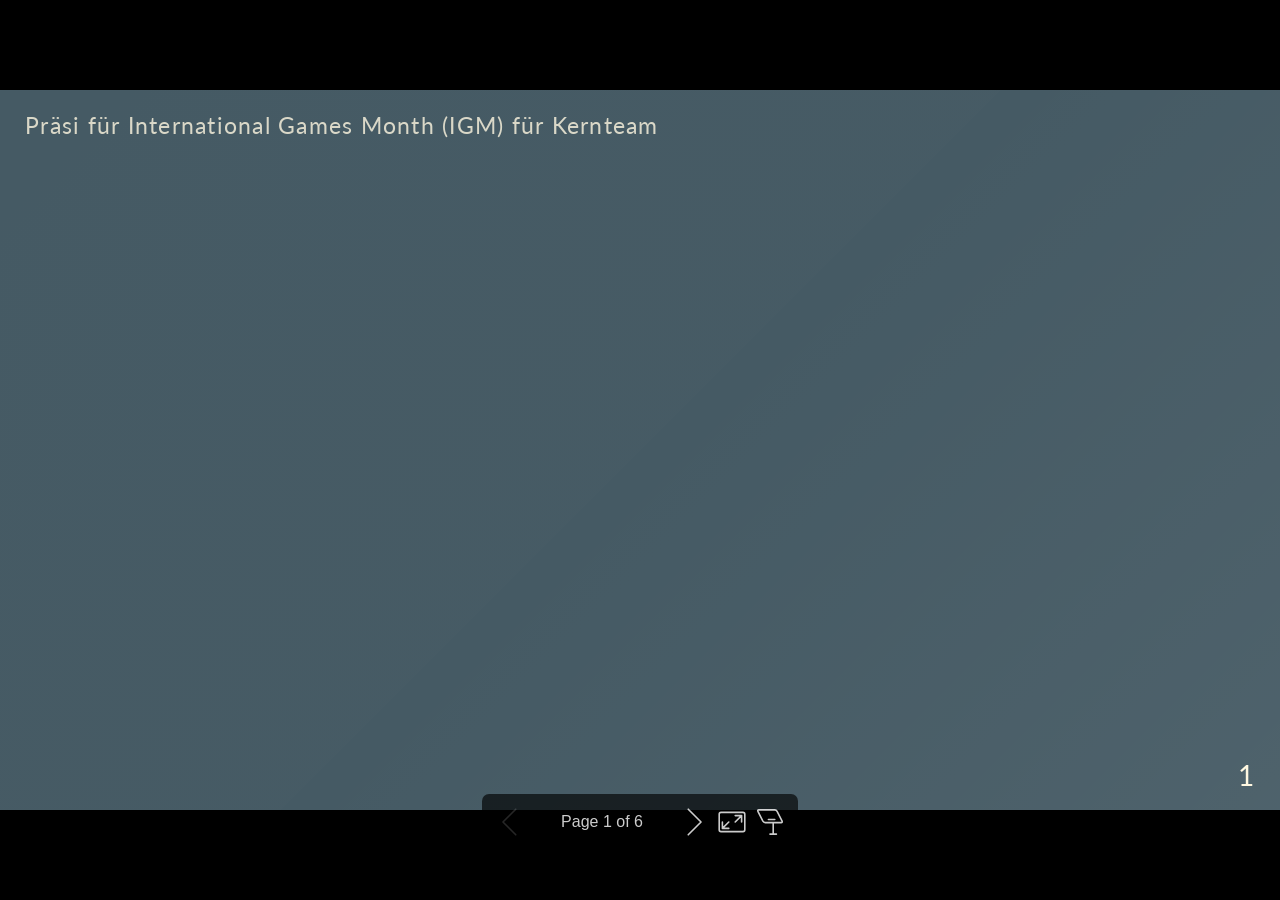
<file: IGM/presentation_KT.html>
<!DOCTYPE html><html lang="de-CH"><head><meta charset="UTF-8"><meta name="viewport" content="width=device-width,height=device-height,initial-scale=1.0"><meta name="apple-mobile-web-app-capable" content="yes"><meta http-equiv="X-UA-Compatible" content="ie=edge"><meta property="og:type" content="website"><meta name="twitter:card" content="summary"><style>@media screen{body[data-bespoke-view=""] .bespoke-marp-parent>.bespoke-marp-osc>button,body[data-bespoke-view=next] .bespoke-marp-parent>.bespoke-marp-osc>button,body[data-bespoke-view=presenter] .bespoke-marp-presenter-container .bespoke-marp-presenter-info-container button,body[data-bespoke-view=presenter] .bespoke-marp-presenter-container .bespoke-marp-presenter-note-container button{-webkit-tap-highlight-color:transparent;-webkit-appearance:none;-moz-appearance:none;appearance:none;background-color:transparent;border:0;color:inherit;cursor:pointer;font-size:inherit;opacity:.8;outline:none;padding:0;transition:opacity .2s linear}body[data-bespoke-view=""] .bespoke-marp-parent>.bespoke-marp-osc>button:disabled,body[data-bespoke-view=next] .bespoke-marp-parent>.bespoke-marp-osc>button:disabled,body[data-bespoke-view=presenter] .bespoke-marp-presenter-container .bespoke-marp-presenter-info-container button:disabled,body[data-bespoke-view=presenter] .bespoke-marp-presenter-container .bespoke-marp-presenter-note-container button:disabled{cursor:not-allowed;opacity:.15!important}body[data-bespoke-view=""] .bespoke-marp-parent>.bespoke-marp-osc>button:hover,body[data-bespoke-view=next] .bespoke-marp-parent>.bespoke-marp-osc>button:hover,body[data-bespoke-view=presenter] .bespoke-marp-presenter-container .bespoke-marp-presenter-info-container button:hover,body[data-bespoke-view=presenter] .bespoke-marp-presenter-container .bespoke-marp-presenter-note-container button:hover{opacity:1}body[data-bespoke-view=""] .bespoke-marp-parent>.bespoke-marp-osc>button:hover:active,body[data-bespoke-view=next] .bespoke-marp-parent>.bespoke-marp-osc>button:hover:active,body[data-bespoke-view=presenter] .bespoke-marp-presenter-container .bespoke-marp-presenter-info-container button:hover:active,body[data-bespoke-view=presenter] .bespoke-marp-presenter-container .bespoke-marp-presenter-note-container button:hover:active{opacity:.6}body[data-bespoke-view=""] .bespoke-marp-parent>.bespoke-marp-osc>button:hover:not(:disabled),body[data-bespoke-view=next] .bespoke-marp-parent>.bespoke-marp-osc>button:hover:not(:disabled),body[data-bespoke-view=presenter] .bespoke-marp-presenter-container .bespoke-marp-presenter-info-container button:hover:not(:disabled),body[data-bespoke-view=presenter] .bespoke-marp-presenter-container .bespoke-marp-presenter-note-container button:hover:not(:disabled){transition:none}body[data-bespoke-view=""] .bespoke-marp-parent>.bespoke-marp-osc>button[data-bespoke-marp-osc=prev],body[data-bespoke-view=next] .bespoke-marp-parent>.bespoke-marp-osc>button[data-bespoke-marp-osc=prev],body[data-bespoke-view=presenter] .bespoke-marp-presenter-container .bespoke-marp-presenter-info-container button.bespoke-marp-presenter-info-page-prev{background:transparent url("[data-uri]") no-repeat 50%;background-size:contain;overflow:hidden;text-indent:100%;white-space:nowrap}body[data-bespoke-view=""] .bespoke-marp-parent>.bespoke-marp-osc>button[data-bespoke-marp-osc=next],body[data-bespoke-view=next] .bespoke-marp-parent>.bespoke-marp-osc>button[data-bespoke-marp-osc=next],body[data-bespoke-view=presenter] .bespoke-marp-presenter-container .bespoke-marp-presenter-info-container button.bespoke-marp-presenter-info-page-next{background:transparent url("[data-uri]") no-repeat 50%;background-size:contain;overflow:hidden;text-indent:100%;white-space:nowrap}body[data-bespoke-view=""] .bespoke-marp-parent>.bespoke-marp-osc>button[data-bespoke-marp-osc=fullscreen],body[data-bespoke-view=next] .bespoke-marp-parent>.bespoke-marp-osc>button[data-bespoke-marp-osc=fullscreen]{background:transparent url("[data-uri]") no-repeat 50%;background-size:contain;overflow:hidden;text-indent:100%;white-space:nowrap}body[data-bespoke-view=""] .bespoke-marp-parent>.bespoke-marp-osc>button.exit[data-bespoke-marp-osc=fullscreen],body[data-bespoke-view=next] .bespoke-marp-parent>.bespoke-marp-osc>button.exit[data-bespoke-marp-osc=fullscreen]{background-image:url("[data-uri]")}body[data-bespoke-view=""] .bespoke-marp-parent>.bespoke-marp-osc>button[data-bespoke-marp-osc=presenter],body[data-bespoke-view=next] .bespoke-marp-parent>.bespoke-marp-osc>button[data-bespoke-marp-osc=presenter]{background:transparent url("[data-uri]") no-repeat 50%;background-size:contain;overflow:hidden;text-indent:100%;white-space:nowrap}body[data-bespoke-view=presenter] .bespoke-marp-presenter-container .bespoke-marp-presenter-note-container button.bespoke-marp-presenter-note-bigger{background:transparent url("[data-uri]") no-repeat 50%;background-size:contain;overflow:hidden;text-indent:100%;white-space:nowrap}body[data-bespoke-view=presenter] .bespoke-marp-presenter-container .bespoke-marp-presenter-note-container button.bespoke-marp-presenter-note-smaller{background:transparent url("[data-uri]") no-repeat 50%;background-size:contain;overflow:hidden;text-indent:100%;white-space:nowrap}}.bespoke-marp-note,.bespoke-marp-osc,.bespoke-progress-parent{display:none;transition:none}@media screen{body,html{height:100%;margin:0}body{background:#000;overflow:hidden}svg.bespoke-marp-slide{content-visibility:hidden;opacity:0;pointer-events:none;z-index:-1}svg.bespoke-marp-slide.bespoke-marp-active{content-visibility:visible;opacity:1;pointer-events:auto;z-index:0}svg.bespoke-marp-slide.bespoke-marp-active.bespoke-marp-active-ready *{-webkit-animation-name:__bespoke_marp__!important;animation-name:__bespoke_marp__!important}@supports not (content-visibility:hidden){svg.bespoke-marp-slide[data-bespoke-marp-load=hideable]{display:none}svg.bespoke-marp-slide[data-bespoke-marp-load=hideable].bespoke-marp-active{display:block}}[data-bespoke-marp-fragment=inactive]{visibility:hidden}body[data-bespoke-view=""] .bespoke-marp-parent,body[data-bespoke-view=next] .bespoke-marp-parent{bottom:0;left:0;position:absolute;right:0;top:0}body[data-bespoke-view=""] .bespoke-marp-parent>.bespoke-marp-osc,body[data-bespoke-view=next] .bespoke-marp-parent>.bespoke-marp-osc{background:rgba(0,0,0,.65);border-radius:7px;bottom:50px;color:#fff;contain:paint;display:block;font-family:Helvetica,Arial,sans-serif;font-size:16px;left:50%;line-height:0;opacity:1;padding:12px;position:absolute;touch-action:manipulation;transform:translateX(-50%);transition:opacity .2s linear;-webkit-user-select:none;-moz-user-select:none;-ms-user-select:none;user-select:none;white-space:nowrap;will-change:transform;z-index:1}body[data-bespoke-view=""] .bespoke-marp-parent>.bespoke-marp-osc>*,body[data-bespoke-view=next] .bespoke-marp-parent>.bespoke-marp-osc>*{margin-left:6px}body[data-bespoke-view=""] .bespoke-marp-parent>.bespoke-marp-osc>:first-child,body[data-bespoke-view=next] .bespoke-marp-parent>.bespoke-marp-osc>:first-child{margin-left:0}body[data-bespoke-view=""] .bespoke-marp-parent>.bespoke-marp-osc>span,body[data-bespoke-view=next] .bespoke-marp-parent>.bespoke-marp-osc>span{opacity:.8}body[data-bespoke-view=""] .bespoke-marp-parent>.bespoke-marp-osc>span[data-bespoke-marp-osc=page],body[data-bespoke-view=next] .bespoke-marp-parent>.bespoke-marp-osc>span[data-bespoke-marp-osc=page]{display:inline-block;min-width:140px;text-align:center}body[data-bespoke-view=""] .bespoke-marp-parent>.bespoke-marp-osc>button[data-bespoke-marp-osc=fullscreen],body[data-bespoke-view=""] .bespoke-marp-parent>.bespoke-marp-osc>button[data-bespoke-marp-osc=next],body[data-bespoke-view=""] .bespoke-marp-parent>.bespoke-marp-osc>button[data-bespoke-marp-osc=presenter],body[data-bespoke-view=""] .bespoke-marp-parent>.bespoke-marp-osc>button[data-bespoke-marp-osc=prev],body[data-bespoke-view=next] .bespoke-marp-parent>.bespoke-marp-osc>button[data-bespoke-marp-osc=fullscreen],body[data-bespoke-view=next] .bespoke-marp-parent>.bespoke-marp-osc>button[data-bespoke-marp-osc=next],body[data-bespoke-view=next] .bespoke-marp-parent>.bespoke-marp-osc>button[data-bespoke-marp-osc=presenter],body[data-bespoke-view=next] .bespoke-marp-parent>.bespoke-marp-osc>button[data-bespoke-marp-osc=prev]{height:32px;line-height:32px;width:32px}body[data-bespoke-view=""] .bespoke-marp-parent.bespoke-marp-inactive,body[data-bespoke-view=next] .bespoke-marp-parent.bespoke-marp-inactive{cursor:none}body[data-bespoke-view=""] .bespoke-marp-parent.bespoke-marp-inactive>.bespoke-marp-osc,body[data-bespoke-view=next] .bespoke-marp-parent.bespoke-marp-inactive>.bespoke-marp-osc{opacity:0;pointer-events:none}body[data-bespoke-view=""] svg.bespoke-marp-slide,body[data-bespoke-view=next] svg.bespoke-marp-slide{height:100%;left:0;position:absolute;top:0;width:100%}body[data-bespoke-view=""] .bespoke-progress-parent{background:#222;display:flex;height:5px;width:100%}body[data-bespoke-view=""] .bespoke-progress-parent+.bespoke-marp-parent{top:5px}body[data-bespoke-view=""] .bespoke-progress-parent .bespoke-progress-bar{background:#0288d1;flex:0 0 0;transition:flex-basis .2s cubic-bezier(0,1,1,1)}body[data-bespoke-view=next]{background:transparent}body[data-bespoke-view=presenter]{background:#161616}body[data-bespoke-view=presenter] .bespoke-marp-presenter-container{display:grid;font-family:Helvetica,Arial,sans-serif;grid-template:"current dragbar next" minmax(140px,1fr) "current dragbar note" 2fr "info    dragbar note" 3em;grid-template-columns:minmax(3px,var(--bespoke-marp-presenter-split-ratio,66%)) 0 minmax(3px,1fr);height:100%;left:0;position:absolute;top:0;width:100%}body[data-bespoke-view=presenter] .bespoke-marp-presenter-container .bespoke-marp-parent{grid-area:current;overflow:hidden;position:relative}body[data-bespoke-view=presenter] .bespoke-marp-presenter-container .bespoke-marp-parent svg.bespoke-marp-slide{height:calc(100% - 40px);left:20px;pointer-events:none;position:absolute;top:20px;-webkit-user-select:none;-moz-user-select:none;-ms-user-select:none;user-select:none;width:calc(100% - 40px)}body[data-bespoke-view=presenter] .bespoke-marp-presenter-container .bespoke-marp-parent svg.bespoke-marp-slide.bespoke-marp-active{filter:drop-shadow(0 3px 10px rgba(0,0,0,.5))}body[data-bespoke-view=presenter] .bespoke-marp-presenter-container .bespoke-marp-presenter-dragbar-container{background:#0288d1;cursor:col-resize;grid-area:dragbar;margin-left:-3px;opacity:0;position:relative;transition:opacity .4s linear .1s;width:6px;z-index:10}body[data-bespoke-view=presenter] .bespoke-marp-presenter-container .bespoke-marp-presenter-dragbar-container:hover{opacity:1}body[data-bespoke-view=presenter] .bespoke-marp-presenter-container .bespoke-marp-presenter-dragbar-container.active{opacity:1;transition-delay:0s}body[data-bespoke-view=presenter] .bespoke-marp-presenter-container .bespoke-marp-presenter-next-container{background:#222;cursor:pointer;display:none;grid-area:next;overflow:hidden;position:relative}body[data-bespoke-view=presenter] .bespoke-marp-presenter-container .bespoke-marp-presenter-next-container.active{display:block}body[data-bespoke-view=presenter] .bespoke-marp-presenter-container .bespoke-marp-presenter-next-container iframe.bespoke-marp-presenter-next{background:transparent;border:0;display:block;filter:drop-shadow(0 3px 10px rgba(0,0,0,.5));height:calc(100% - 40px);left:20px;pointer-events:none;position:absolute;top:20px;-webkit-user-select:none;-moz-user-select:none;-ms-user-select:none;user-select:none;width:calc(100% - 40px)}body[data-bespoke-view=presenter] .bespoke-marp-presenter-container .bespoke-marp-presenter-note-container{background:#222;color:#eee;grid-area:note;position:relative;z-index:1}body[data-bespoke-view=presenter] .bespoke-marp-presenter-container .bespoke-marp-presenter-note-container button{height:1.5em;line-height:1.5em;width:1.5em}body[data-bespoke-view=presenter] .bespoke-marp-presenter-container .bespoke-marp-presenter-note-container .bespoke-marp-presenter-note-wrapper{bottom:0;display:block;left:0;position:absolute;right:0;top:0}body[data-bespoke-view=presenter] .bespoke-marp-presenter-container .bespoke-marp-presenter-note-container .bespoke-marp-presenter-note-buttons{background:rgba(0,0,0,.65);border-radius:4px;bottom:0;display:flex;gap:4px;margin:12px;opacity:0;padding:6px;pointer-events:none;position:absolute;right:0;transition:opacity .2s linear}body[data-bespoke-view=presenter] .bespoke-marp-presenter-container .bespoke-marp-presenter-note-container .bespoke-marp-presenter-note-buttons:focus-within,body[data-bespoke-view=presenter] .bespoke-marp-presenter-container .bespoke-marp-presenter-note-container .bespoke-marp-presenter-note-wrapper:focus-within+.bespoke-marp-presenter-note-buttons,body[data-bespoke-view=presenter] .bespoke-marp-presenter-container .bespoke-marp-presenter-note-container:hover .bespoke-marp-presenter-note-buttons{opacity:1;pointer-events:auto}body[data-bespoke-view=presenter] .bespoke-marp-presenter-container .bespoke-marp-presenter-note-container .bespoke-marp-note{word-wrap:break-word;box-sizing:border-box;font-size:calc(1.1em*var(--bespoke-marp-note-font-scale, 1));height:calc(100% - 40px);margin:20px;overflow:auto;padding-right:3px;scrollbar-color:hsla(0,0%,93%,.5) transparent;scrollbar-width:thin;white-space:pre-wrap;width:calc(100% - 40px)}body[data-bespoke-view=presenter] .bespoke-marp-presenter-container .bespoke-marp-presenter-note-container .bespoke-marp-note::-webkit-scrollbar{width:6px}body[data-bespoke-view=presenter] .bespoke-marp-presenter-container .bespoke-marp-presenter-note-container .bespoke-marp-note::-webkit-scrollbar-track{background:transparent}body[data-bespoke-view=presenter] .bespoke-marp-presenter-container .bespoke-marp-presenter-note-container .bespoke-marp-note::-webkit-scrollbar-thumb{background:hsla(0,0%,93%,.5);border-radius:6px}body[data-bespoke-view=presenter] .bespoke-marp-presenter-container .bespoke-marp-presenter-note-container .bespoke-marp-note:empty{pointer-events:none}body[data-bespoke-view=presenter] .bespoke-marp-presenter-container .bespoke-marp-presenter-note-container .bespoke-marp-note.active{display:block}body[data-bespoke-view=presenter] .bespoke-marp-presenter-container .bespoke-marp-presenter-note-container .bespoke-marp-note p:first-child{margin-top:0}body[data-bespoke-view=presenter] .bespoke-marp-presenter-container .bespoke-marp-presenter-note-container .bespoke-marp-note p:last-child{margin-bottom:0}body[data-bespoke-view=presenter] .bespoke-marp-presenter-container .bespoke-marp-presenter-info-container{align-items:center;box-sizing:border-box;color:#eee;display:flex;flex-wrap:nowrap;grid-area:info;justify-content:center;overflow:hidden;padding:0 10px}body[data-bespoke-view=presenter] .bespoke-marp-presenter-container .bespoke-marp-presenter-info-container .bespoke-marp-presenter-info-page,body[data-bespoke-view=presenter] .bespoke-marp-presenter-container .bespoke-marp-presenter-info-container .bespoke-marp-presenter-info-time,body[data-bespoke-view=presenter] .bespoke-marp-presenter-container .bespoke-marp-presenter-info-container .bespoke-marp-presenter-info-timer{box-sizing:border-box;display:block;padding:0 10px;white-space:nowrap;width:100%}body[data-bespoke-view=presenter] .bespoke-marp-presenter-container .bespoke-marp-presenter-info-container button{height:1.5em;line-height:1.5em;width:1.5em}body[data-bespoke-view=presenter] .bespoke-marp-presenter-container .bespoke-marp-presenter-info-container .bespoke-marp-presenter-info-page{order:2;text-align:center}body[data-bespoke-view=presenter] .bespoke-marp-presenter-container .bespoke-marp-presenter-info-container .bespoke-marp-presenter-info-page .bespoke-marp-presenter-info-page-text{display:inline-block;min-width:120px;text-align:center}body[data-bespoke-view=presenter] .bespoke-marp-presenter-container .bespoke-marp-presenter-info-container .bespoke-marp-presenter-info-time{color:#999;order:1;text-align:left}body[data-bespoke-view=presenter] .bespoke-marp-presenter-container .bespoke-marp-presenter-info-container .bespoke-marp-presenter-info-timer{color:#999;order:3;text-align:right}body[data-bespoke-view=presenter] .bespoke-marp-presenter-container .bespoke-marp-presenter-info-container .bespoke-marp-presenter-info-timer:hover{cursor:pointer}}@media print{.bespoke-marp-presenter-info-container,.bespoke-marp-presenter-next-container,.bespoke-marp-presenter-note-container{display:none}}</style><style>@charset "UTF-8";@import url("https://fonts.googleapis.com/css?family=Lato:400,900|Roboto+Mono:400,700&display=swap");div#p>svg>foreignObject>section{width:1280px;height:720px;box-sizing:border-box;overflow:hidden;position:relative;scroll-snap-align:center center}div#p>svg>foreignObject>section:after{bottom:0;content:attr(data-marpit-pagination);padding:inherit;pointer-events:none;position:absolute;right:0}div#p>svg>foreignObject>section:not([data-marpit-pagination]):after{display:none}/* Normalization */div#p>svg>foreignObject>section h1{font-size:2em;margin:0.67em 0}div#p>svg>foreignObject>section video::-webkit-media-controls{will-change:transform}@page{size:1280px 720px;margin:0}@media print{body,html{background-color:#fff;margin:0;page-break-inside:avoid;break-inside:avoid-page}div#p>svg>foreignObject>section{page-break-before:always;break-before:page}div#p>svg>foreignObject>section,div#p>svg>foreignObject>section *{-webkit-print-color-adjust:exact!important;animation-delay:0s!important;animation-duration:0s!important;color-adjust:exact!important;transition:none!important}div#p>svg[data-marpit-svg]{display:block;height:100vh;width:100vw}}div#p>svg>foreignObject>section svg[data-marp-fitting=svg]{display:block;height:auto;width:100%}@supports (-ms-ime-align:auto){div#p>svg>foreignObject>section svg[data-marp-fitting=svg]{position:static}}div#p>svg>foreignObject>section svg[data-marp-fitting=svg].__reflow__{content:""}@supports (-ms-ime-align:auto){div#p>svg>foreignObject>section svg[data-marp-fitting=svg].__reflow__{position:relative}}div#p>svg>foreignObject>section [data-marp-fitting-svg-content]{display:table;white-space:nowrap;width:-webkit-max-content;width:-moz-max-content;width:max-content}div#p>svg>foreignObject>section [data-marp-fitting-svg-content-wrap]{white-space:pre}div#p>svg>foreignObject>section img[data-marp-twemoji]{background:transparent;height:1em;margin:0 .05em 0 .1em;vertical-align:-.1em;width:1em}
/*!
 * Marp / Marpit Gaia theme.
 *
 * @theme gaia
 * @author Yuki Hattori
 *
 * @auto-scaling true
 * @size 16:9 1280px 720px
 * @size 4:3 960px 720px
 */div#p>svg>foreignObject>section .hljs{background:#000;color:#f8f8f8;display:block;overflow-x:auto;padding:.5em}div#p>svg>foreignObject>section .hljs-comment,div#p>svg>foreignObject>section .hljs-quote{color:#aeaeae;font-style:italic}div#p>svg>foreignObject>section .hljs-keyword,div#p>svg>foreignObject>section .hljs-selector-tag,div#p>svg>foreignObject>section .hljs-type{color:#e28964}div#p>svg>foreignObject>section .hljs-string{color:#65b042}div#p>svg>foreignObject>section .hljs-subst{color:#daefa3}div#p>svg>foreignObject>section .hljs-link,div#p>svg>foreignObject>section .hljs-regexp{color:#e9c062}div#p>svg>foreignObject>section .hljs-name,div#p>svg>foreignObject>section .hljs-section,div#p>svg>foreignObject>section .hljs-tag,div#p>svg>foreignObject>section .hljs-title{color:#89bdff}div#p>svg>foreignObject>section .hljs-class .hljs-title,div#p>svg>foreignObject>section .hljs-doctag{text-decoration:underline}div#p>svg>foreignObject>section .hljs-bullet,div#p>svg>foreignObject>section .hljs-number,div#p>svg>foreignObject>section .hljs-symbol{color:#3387cc}div#p>svg>foreignObject>section .hljs-params,div#p>svg>foreignObject>section .hljs-template-variable,div#p>svg>foreignObject>section .hljs-variable{color:#3e87e3}div#p>svg>foreignObject>section .hljs-attribute{color:#cda869}div#p>svg>foreignObject>section .hljs-meta{color:#8996a8}div#p>svg>foreignObject>section .hljs-formula{background-color:#0e2231;color:#f8f8f8;font-style:italic}div#p>svg>foreignObject>section .hljs-addition{background-color:#253b22;color:#f8f8f8}div#p>svg>foreignObject>section .hljs-deletion{background-color:#420e09;color:#f8f8f8}div#p>svg>foreignObject>section .hljs-selector-class{color:#9b703f}div#p>svg>foreignObject>section .hljs-selector-id{color:#8b98ab}div#p>svg>foreignObject>section .hljs-emphasis{font-style:italic}div#p>svg>foreignObject>section .hljs-strong{font-weight:700}div#p>svg>foreignObject>section svg[data-marp-fitting=svg]{max-height:580px}div#p>svg>foreignObject>section h1,div#p>svg>foreignObject>section h2,div#p>svg>foreignObject>section h3,div#p>svg>foreignObject>section h4,div#p>svg>foreignObject>section h5,div#p>svg>foreignObject>section h6{margin:.5em 0 0}div#p>svg>foreignObject>section h1 strong,div#p>svg>foreignObject>section h2 strong,div#p>svg>foreignObject>section h3 strong,div#p>svg>foreignObject>section h4 strong,div#p>svg>foreignObject>section h5 strong,div#p>svg>foreignObject>section h6 strong{font-weight:inherit}div#p>svg>foreignObject>section h1{font-size:1.8em}div#p>svg>foreignObject>section h2{font-size:1.5em}div#p>svg>foreignObject>section h3{font-size:1.3em}div#p>svg>foreignObject>section h4{font-size:1.1em}div#p>svg>foreignObject>section h5{font-size:1em}div#p>svg>foreignObject>section h6{font-size:.9em}div#p>svg>foreignObject>section blockquote,div#p>svg>foreignObject>section p{margin:1em 0 0}div#p>svg>foreignObject>section ol>li,div#p>svg>foreignObject>section ul>li{margin:.3em 0 0}div#p>svg>foreignObject>section ol>li>p,div#p>svg>foreignObject>section ul>li>p{margin:.6em 0 0}div#p>svg>foreignObject>section code{display:inline-block;font-family:Roboto Mono,monospace;font-size:.8em;letter-spacing:0;margin:-.1em .15em;padding:.1em .2em;vertical-align:baseline}div#p>svg>foreignObject>section pre{display:block;margin:1em 0 0;min-height:1em;overflow:visible}div#p>svg>foreignObject>section pre code{box-sizing:border-box;font-size:.7em;margin:0;min-width:100%;padding:.5em}div#p>svg>foreignObject>section pre code svg[data-marp-fitting=svg]{max-height:calc(580px - 1em)}div#p>svg>foreignObject>section blockquote{margin:1em 0 0;padding:0 1em;position:relative}div#p>svg>foreignObject>section blockquote:after,div#p>svg>foreignObject>section blockquote:before{content:"“";display:block;font-family:Times New Roman,serif;font-weight:700;position:absolute}div#p>svg>foreignObject>section blockquote:before{left:0;top:0}div#p>svg>foreignObject>section blockquote:after{bottom:0;right:0;transform:rotate(180deg)}div#p>svg>foreignObject>section blockquote>:first-child{margin-top:0}div#p>svg>foreignObject>section mark{background:transparent}div#p>svg>foreignObject>section table{border-collapse:collapse;border-spacing:0;margin:1em 0 0}div#p>svg>foreignObject>section table td,div#p>svg>foreignObject>section table th{border-style:solid;border-width:1px;padding:.2em .4em}div#p>svg>foreignObject>section footer,div#p>svg>foreignObject>section header,div#p>svg>foreignObject>section:after{box-sizing:border-box;font-size:66%;height:70px;line-height:50px;overflow:hidden;padding:10px 25px;position:absolute}div#p>svg>foreignObject>section:after{--marpit-root-font-size:66%}div#p>svg>foreignObject>section header{top:0}div#p>svg>foreignObject>section footer,div#p>svg>foreignObject>section header{left:0;right:0}div#p>svg>foreignObject>section footer{bottom:0}div#p>svg>foreignObject>section{word-wrap:break-word;--color-background:#fff8e1;--color-background-stripe:rgba(69,90,100,.1);--color-foreground:#455a64;--color-dimmed:#6a7a7d;--color-highlight:#0288d1;background-color:var(--color-background);background-image:linear-gradient(135deg,hsla(0,0%,53%,0),hsla(0,0%,53%,.02) 50%,hsla(0,0%,100%,0) 0,hsla(0,0%,100%,.05));color:var(--color-foreground);font-family:Lato,Avenir Next,Avenir,Trebuchet MS,Segoe UI,sans-serif;font-size:35px;height:720px;letter-spacing:1.25px;line-height:1.35;padding:70px;width:1280px}div#p>svg>foreignObject>section{--marpit-root-font-size:35px}div#p>svg>foreignObject>section:after{bottom:0;font-size:80%;right:0}div#p>svg>foreignObject>section:after{--marpit-root-font-size:80%}div#p>svg>foreignObject>section a,div#p>svg>foreignObject>section mark{color:var(--color-highlight)}div#p>svg>foreignObject>section code{background:var(--color-dimmed);color:var(--color-background)}div#p>svg>foreignObject>section h1 strong,div#p>svg>foreignObject>section h2 strong,div#p>svg>foreignObject>section h3 strong,div#p>svg>foreignObject>section h4 strong,div#p>svg>foreignObject>section h5 strong,div#p>svg>foreignObject>section h6 strong{color:var(--color-highlight)}div#p>svg>foreignObject>section pre>code{background:var(--color-foreground)}div#p>svg>foreignObject>section blockquote:after,div#p>svg>foreignObject>section blockquote:before,div#p>svg>foreignObject>section footer,div#p>svg>foreignObject>section header,div#p>svg>foreignObject>section section:after{color:var(--color-dimmed)}div#p>svg>foreignObject>section table td,div#p>svg>foreignObject>section table th{border-color:var(--color-foreground)}div#p>svg>foreignObject>section table thead th{background:var(--color-foreground);color:var(--color-background)}div#p>svg>foreignObject>section table tbody>tr:nth-child(odd) td,div#p>svg>foreignObject>section table tbody>tr:nth-child(odd) th{background:var(--color-background-stripe,transparent)}div#p>svg>foreignObject>section>:first-child,div#p>svg>foreignObject>section>header:first-child+*{margin-top:0}div#p>svg>foreignObject>section.invert{--color-background:#455a64;--color-background-stripe:rgba(255,248,225,.1);--color-foreground:#fff8e1;--color-dimmed:#dad8c8;--color-highlight:#81d4fa}div#p>svg>foreignObject>section.gaia{--color-background:#0288d1;--color-background-stripe:rgba(255,248,225,.1);--color-foreground:#fff8e1;--color-dimmed:#cce2de;--color-highlight:#81d4fa}div#p>svg>foreignObject>section.lead{display:flex;flex-flow:column nowrap;justify-content:center}div#p>svg>foreignObject>section.lead h1,div#p>svg>foreignObject>section.lead h2,div#p>svg>foreignObject>section.lead h3,div#p>svg>foreignObject>section.lead h4,div#p>svg>foreignObject>section.lead h5,div#p>svg>foreignObject>section.lead h6{text-align:center}div#p>svg>foreignObject>section.lead h1 svg[data-marp-fitting=svg],div#p>svg>foreignObject>section.lead h2 svg[data-marp-fitting=svg],div#p>svg>foreignObject>section.lead h3 svg[data-marp-fitting=svg],div#p>svg>foreignObject>section.lead h4 svg[data-marp-fitting=svg],div#p>svg>foreignObject>section.lead h5 svg[data-marp-fitting=svg],div#p>svg>foreignObject>section.lead h6 svg[data-marp-fitting=svg]{--preserve-aspect-ratio:xMidYMid meet}div#p>svg>foreignObject>section.lead p{text-align:center}div#p>svg>foreignObject>section.lead blockquote>h1,div#p>svg>foreignObject>section.lead blockquote>h2,div#p>svg>foreignObject>section.lead blockquote>h3,div#p>svg>foreignObject>section.lead blockquote>h4,div#p>svg>foreignObject>section.lead blockquote>h5,div#p>svg>foreignObject>section.lead blockquote>h6,div#p>svg>foreignObject>section.lead blockquote>p{text-align:left}div#p>svg>foreignObject>section.lead blockquote svg[data-marp-fitting=svg]:not([data-marp-fitting-math]){--preserve-aspect-ratio:xMinYMin meet}div#p>svg>foreignObject>section.lead ol>li>p,div#p>svg>foreignObject>section.lead ul>li>p{text-align:left}div#p>svg>foreignObject>section.lead table{margin-left:auto;margin-right:auto}div#p>svg>foreignObject>section[data-marpit-advanced-background=background]{columns:initial!important;display:block!important;padding:0!important}div#p>svg>foreignObject>section[data-marpit-advanced-background=background]:after,div#p>svg>foreignObject>section[data-marpit-advanced-background=background]:before,div#p>svg>foreignObject>section[data-marpit-advanced-background=content]:after,div#p>svg>foreignObject>section[data-marpit-advanced-background=content]:before{display:none!important}div#p>svg>foreignObject>section[data-marpit-advanced-background=background]>div[data-marpit-advanced-background-container]{all:initial;display:flex;flex-direction:row;height:100%;overflow:hidden;width:100%}div#p>svg>foreignObject>section[data-marpit-advanced-background=background]>div[data-marpit-advanced-background-container][data-marpit-advanced-background-direction=vertical]{flex-direction:column}div#p>svg>foreignObject>section[data-marpit-advanced-background=background][data-marpit-advanced-background-split]>div[data-marpit-advanced-background-container]{width:var(--marpit-advanced-background-split,50%)}div#p>svg>foreignObject>section[data-marpit-advanced-background=background][data-marpit-advanced-background-split=right]>div[data-marpit-advanced-background-container]{margin-left:calc(100% - var(--marpit-advanced-background-split, 50%))}div#p>svg>foreignObject>section[data-marpit-advanced-background=background]>div[data-marpit-advanced-background-container]>figure{all:initial;background-position:center;background-repeat:no-repeat;background-size:cover;flex:auto;margin:0}div#p>svg>foreignObject>section[data-marpit-advanced-background=content],div#p>svg>foreignObject>section[data-marpit-advanced-background=pseudo]{background:transparent!important}div#p>svg>foreignObject>section[data-marpit-advanced-background=pseudo],div#p>svg[data-marpit-svg]>foreignObject[data-marpit-advanced-background=pseudo]{pointer-events:none!important}div#p>svg>foreignObject>section[data-marpit-advanced-background-split]{width:100%;height:100%}</style></head><body><div class="bespoke-marp-osc"><button data-bespoke-marp-osc="prev" tabindex="-1" title="Previous slide">Previous slide</button><span data-bespoke-marp-osc="page"></span><button data-bespoke-marp-osc="next" tabindex="-1" title="Next slide">Next slide</button><button data-bespoke-marp-osc="fullscreen" tabindex="-1" title="Toggle fullscreen (f)">Toggle fullscreen</button><button data-bespoke-marp-osc="presenter" tabindex="-1" title="Open presenter view (p)">Open presenter view</button></div><div id="p"><svg data-marpit-svg="" viewBox="0 0 1280 720"><foreignObject width="1280" height="720"><section data-class="lead invert" data-paginate="true" data-header="Präsi für International Games Month (IGM) für Kernteam" data-theme="gaia" class="lead invert" data-marpit-pagination="1" data-marpit-pagination-total="6" style="--class:lead invert;--paginate:true;--header:Präsi für International Games Month (IGM) für Kernteam;--theme:gaia;" data-marpit-advanced-background="background"><div data-marpit-advanced-background-container="true" data-marpit-advanced-background-direction="horizontal"><figure style="background-image:url(&quot;https://games.ala.org/wp-content/uploads/IGM_Logo_Africa-Europe.png&quot;);background-size:80%;"></figure></div></section></foreignObject><foreignObject width="1280" height="720"><section id="1" data-class="lead invert" data-paginate="true" data-header="Präsi für International Games Month (IGM) für Kernteam" data-theme="gaia" class="lead invert" data-marpit-pagination="1" data-marpit-pagination-total="6" style="--class:lead invert;--paginate:true;--header:Präsi für International Games Month (IGM) für Kernteam;--theme:gaia;" data-marpit-advanced-background="content">
<header>Präsi für International Games Month (IGM) für Kernteam</header>
</section>
</foreignObject><foreignObject width="1280" height="720" data-marpit-advanced-background="pseudo"><section data-class="lead invert" data-paginate="true" data-header="Präsi für International Games Month (IGM) für Kernteam" data-theme="gaia" class="lead invert" data-marpit-pagination="1" data-marpit-pagination-total="6" style="" data-marpit-advanced-background="pseudo"></section></foreignObject></svg><svg data-marpit-svg="" viewBox="0 0 1280 720"><foreignObject width="1280" height="720"><section id="2" data-class="lead invert" data-paginate="true" data-header="Präsi für International Games Month (IGM) für Kernteam" data-theme="gaia" class="lead invert" data-marpit-pagination="2" data-marpit-pagination-total="6" style="--class:lead invert;--paginate:true;--header:Präsi für International Games Month (IGM) für Kernteam;--theme:gaia;">
<header>Präsi für International Games Month (IGM) für Kernteam</header>
<h1>Was ist IGM?</h1>
<ul>
<li><a href="https://games.ala.org/international-games-month/">International Games Month (IGM)</a> is an annual celebration of games, play, libraries and learning that any library in the world can join, and costs absolutely nothing to register for!</li>
<li>International Games Month is an initiative run by volunteers from around the world to reconnect communities through their libraries around the educational, recreational, and social value of all types of games</li>
<li>International Games Month is <strong>all of November</strong></li>
</ul>
</section>
</foreignObject></svg><svg data-marpit-svg="" viewBox="0 0 1280 720"><foreignObject width="1280" height="720"><section id="3" data-class="lead invert" data-paginate="true" data-header="Präsi für International Games Month (IGM) für Kernteam" data-theme="gaia" class="lead invert" data-marpit-pagination="3" data-marpit-pagination-total="6" style="--class:lead invert;--paginate:true;--header:Präsi für International Games Month (IGM) für Kernteam;--theme:gaia;">
<header>Präsi für International Games Month (IGM) für Kernteam</header>
<h1>Stand der Dinge bei uns...</h1>
<ul>
<li>Kernprojektteam sind ... wir</li>
<li>UB-Leitung wird sich als UB Zürich dafür anmelden</li>
</ul>
</section>
</foreignObject></svg><svg data-marpit-svg="" viewBox="0 0 1280 720"><foreignObject width="1280" height="720"><section id="4" data-class="lead invert" data-paginate="true" data-header="Präsi für International Games Month (IGM) für Kernteam" data-theme="gaia" class="lead invert" data-marpit-pagination="4" data-marpit-pagination-total="6" style="--class:lead invert;--paginate:true;--header:Präsi für International Games Month (IGM) für Kernteam;--theme:gaia;">
<header>Präsi für International Games Month (IGM) für Kernteam</header>
<h1>Aufgabe des Kernprojektteams</h1>
<ul>
<li>LLs in den jeweiligen Bereichsbibliotheken ansprechen und zur Teilnahme motivieren</li>
<li>Koordination die einzelnen Veranstaltungen, so dass die Terminkollision möglichst vermieden wird.</li>
<li>Kommunikation nach Innen &amp; Aussen</li>
<li>Debriefing nach November und Rückmeldung für beteiligte LLs und für die Leitung geben</li>
</ul>
</section>
</foreignObject></svg><svg data-marpit-svg="" viewBox="0 0 1280 720"><foreignObject width="1280" height="720"><section id="5" data-class="lead invert" data-paginate="true" data-header="Präsi für International Games Month (IGM) für Kernteam" data-theme="gaia" class="lead invert" data-marpit-pagination="5" data-marpit-pagination-total="6" style="--class:lead invert;--paginate:true;--header:Präsi für International Games Month (IGM) für Kernteam;--theme:gaia;">
<header>Präsi für International Games Month (IGM) für Kernteam</header>
<h1>Ein/e <strong>freiwillige/r</strong> LL könnte ...</h1>
<ul>
<li>Eine Veranstaltung für IGM planen</li>
<li>... organisieren</li>
<li>... und im Nov. ausführen</li>
<li>(falls möglich) dokumentieren (Fotos &amp; Videos nur für das interne Debriefing)</li>
</ul>
</section>
</foreignObject></svg><svg data-marpit-svg="" viewBox="0 0 1280 720"><foreignObject width="1280" height="720"><section id="6" data-class="lead invert" data-paginate="true" data-header="Präsi für International Games Month (IGM) für Kernteam" data-theme="gaia" class="lead invert" data-marpit-pagination="6" data-marpit-pagination-total="6" style="--class:lead invert;--paginate:true;--header:Präsi für International Games Month (IGM) für Kernteam;--theme:gaia;">
<header>Präsi für International Games Month (IGM) für Kernteam</header>
<h1>Heute wollen wir</h1>
<ul>
<li>Seid ihr wirklich dabei?</li>
<li>Festlegen Tools für Kalender und Kommunikation unter uns?</li>
<li>Kommunikation mit der UB-Leitung</li>
<li>Kommunikation nach aussen; <a href="https://games.ala.org/igm_promos/">IGM Promotion Materials</a></li>
<li>Festlegen Deadlines (Veranstaltungseingabe für LLs usw.)?</li>
<li>Termin für nächste Sitzungen?</li>
</ul>
</section>
<script>!function(){"use strict";const t="marpitSVGPolyfill:setZoomFactor,",e=Symbol();let r,o;function n(n){const i="object"==typeof n&&n.target||document,a="object"==typeof n?n.zoom:n;window[e]||(Object.defineProperty(window,e,{configurable:!0,value:!0}),window.addEventListener("message",(({data:e,origin:r})=>{if(r===window.origin)try{if(e&&"string"==typeof e&&e.startsWith(t)){const[,t]=e.split(","),r=Number.parseFloat(t);Number.isNaN(r)||(o=r)}}catch(t){console.error(t)}})));let l=!1;Array.from(i.querySelectorAll("svg[data-marpit-svg]"),(t=>{var e,n,i,s;t.style.transform||(t.style.transform="translateZ(0)");const c=a||o||t.currentScale||1;r!==c&&(r=c,l=c);const d=t.getBoundingClientRect(),{length:f}=t.children;for(let r=0;r<f;r+=1){const o=t.children[r];if(o.getScreenCTM){const t=o.getScreenCTM();if(t){const r=null!==(n=null===(e=o.x)||void 0===e?void 0:e.baseVal.value)&&void 0!==n?n:0,a=null!==(s=null===(i=o.y)||void 0===i?void 0:i.baseVal.value)&&void 0!==s?s:0,l=o.children.length;for(let e=0;e<l;e+=1){const n=o.children[e];if("SECTION"===n.tagName){const{style:e}=n;e.transformOrigin||(e.transformOrigin=`${-r}px ${-a}px`),e.transform=`scale(${c}) matrix(${t.a}, ${t.b}, ${t.c}, ${t.d}, ${t.e-d.left}, ${t.f-d.top}) translateZ(0.0001px)`;break}}}}}})),!1!==l&&Array.from(i.querySelectorAll("iframe"),(({contentWindow:e})=>{null==e||e.postMessage(`${t}${l}`,"null"===window.origin?"*":window.origin)}))}r=1,o=void 0;const i=(t,e,r)=>{if(t.getAttribute(e)!==r)return t.setAttribute(e,r),!0};function a({once:t=!1,target:e=document}={}){const r="Apple Computer, Inc."===navigator.vendor?[n]:[];let o=!t;const a=()=>{for(const t of r)t({target:e});!function(t=document){Array.from(t.querySelectorAll('svg[data-marp-fitting="svg"]'),(t=>{var e;const r=t.firstChild,o=r.firstChild,{scrollWidth:n,scrollHeight:a}=o;let l,s=1;if(t.hasAttribute("data-marp-fitting-code")&&(l=null===(e=t.parentElement)||void 0===e?void 0:e.parentElement),t.hasAttribute("data-marp-fitting-math")&&(l=t.parentElement),l){const t=getComputedStyle(l),e=Math.ceil(l.clientWidth-parseFloat(t.paddingLeft||"0")-parseFloat(t.paddingRight||"0"));e&&(s=e)}const c=Math.max(n,s),d=Math.max(a,1),f=`0 0 ${c} ${d}`;i(r,"width",`${c}`),i(r,"height",`${d}`),i(t,"preserveAspectRatio",getComputedStyle(t).getPropertyValue("--preserve-aspect-ratio")||"xMinYMin meet"),i(t,"viewBox",f)&&t.classList.toggle("__reflow__")}))}(e),o&&window.requestAnimationFrame(a)};return a(),()=>{o=!1}}const l=Symbol(),s=document.currentScript;((t=document)=>{if("undefined"==typeof window)throw new Error("Marp Core's browser script is valid only in browser context.");if(t[l])return t[l];const e=a({target:t}),r=()=>{e(),delete t[l]};Object.defineProperty(t,l,{configurable:!0,value:r})})(s?s.getRootNode():document)}();
</script></foreignObject></svg></div><script>/*!! License: https://unpkg.com/@marp-team/marp-cli@1.7.1/lib/bespoke.js.LICENSE.txt */
!function(){"use strict";const e=document.body,t=(...e)=>history.replaceState(...e),n="presenter",r="next",o=["",n,r],a="data-bespoke-marp-",i=(e,{protocol:t,host:n,pathname:r,hash:o}=location)=>{const a=e.toString();return`${t}//${n}${r}${a?"?":""}${a}${o}`},s=()=>e.dataset.bespokeView,l=e=>new URLSearchParams(location.search).get(e),d=(e,n={})=>{var r;const o={location,setter:t,...n},a=new URLSearchParams(o.location.search);for(const t of Object.keys(e)){const n=e[t];"string"==typeof n?a.set(t,n):a.delete(t)}try{o.setter({...null!==(r=window.history.state)&&void 0!==r?r:{}},"",i(a,o.location))}catch(e){console.error(e)}},c=(()=>{const e="bespoke-marp";try{return localStorage.setItem(e,e),localStorage.removeItem(e),!0}catch(e){return!1}})(),u=e=>{try{return localStorage.getItem(e)}catch(e){return null}},f=(e,t)=>{try{return localStorage.setItem(e,t),!0}catch(e){return!1}},m=e=>{try{return localStorage.removeItem(e),!0}catch(e){return!1}},g=(e,t)=>{const n="aria-hidden";t?e.setAttribute(n,"true"):e.removeAttribute(n)},p=e=>{e.parent.classList.add("bespoke-marp-parent"),e.slides.forEach((e=>e.classList.add("bespoke-marp-slide"))),e.on("activate",(t=>{const n="bespoke-marp-active",r=t.slide,o=r.classList,a=!o.contains(n);if(e.slides.forEach((e=>{e.classList.remove(n),g(e,!0)})),o.add(n),g(r,!1),a){const e=`${n}-ready`;o.add(e),document.body.clientHeight,o.remove(e)}}))},v=e=>{let t=0,n=0;Object.defineProperty(e,"fragments",{enumerable:!0,value:e.slides.map((e=>[null,...e.querySelectorAll("[data-marpit-fragment]")]))});const r=r=>void 0!==e.fragments[t][n+r],o=(r,o)=>{t=r,n=o,e.fragments.forEach(((e,t)=>{e.forEach(((e,n)=>{if(null==e)return;const i=t<r||t===r&&n<=o;e.setAttribute(`${a}fragment`,(i?"":"in")+"active");const s=`${a}current-fragment`;t===r&&n===o?e.setAttribute(s,"current"):e.removeAttribute(s)}))})),e.fragmentIndex=o;const i={slide:e.slides[r],index:r,fragments:e.fragments[r],fragmentIndex:o};e.fire("fragment",i)};e.on("next",(({fragment:a=!0})=>{if(a){if(r(1))return o(t,n+1),!1;const a=t+1;e.fragments[a]&&o(a,0)}else{const r=e.fragments[t].length;if(n+1<r)return o(t,r-1),!1;const a=e.fragments[t+1];a&&o(t+1,a.length-1)}})),e.on("prev",(({fragment:a=!0})=>{if(r(-1)&&a)return o(t,n-1),!1;const i=t-1;e.fragments[i]&&o(i,e.fragments[i].length-1)})),e.on("slide",(({index:t,fragment:n})=>{let r=0;if(void 0!==n){const o=e.fragments[t];if(o){const{length:e}=o;r=-1===n?e-1:Math.min(Math.max(n,0),e-1)}}o(t,r)})),o(0,0)},h=document,y=()=>!(!h.fullscreenEnabled&&!h.webkitFullscreenEnabled),b=()=>!(!h.fullscreenElement&&!h.webkitFullscreenElement),x=e=>{e.fullscreen=()=>{y()&&(async()=>{return b()?null===(e=h.exitFullscreen||h.webkitExitFullscreen)||void 0===e?void 0:e.call(h):((e=h.body)=>{var t;return null===(t=e.requestFullscreen||e.webkitRequestFullscreen)||void 0===t?void 0:t.call(e)})();var e})()},document.addEventListener("keydown",(t=>{"f"!==t.key&&"F11"!==t.key||t.altKey||t.ctrlKey||t.metaKey||!y()||(e.fullscreen(),t.preventDefault())}))},w="bespoke-marp-inactive",k=(e=2e3)=>({parent:t,fire:n})=>{const r=t.classList,o=e=>n(`marp-${e?"":"in"}active`);let a;const i=()=>{a&&clearTimeout(a),a=setTimeout((()=>{r.add(w),o()}),e),r.contains(w)&&(r.remove(w),o(!0))};for(const e of["mousedown","mousemove","touchend"])document.addEventListener(e,i);setTimeout(i,0)},E=["AUDIO","BUTTON","INPUT","SELECT","TEXTAREA","VIDEO"],L=e=>{e.parent.addEventListener("keydown",(e=>{if(!e.target)return;const t=e.target;(E.includes(t.nodeName)||"true"===t.contentEditable)&&e.stopPropagation()}))},$=e=>{window.addEventListener("load",(()=>{for(const t of e.slides){const e=t.querySelector("[data-marp-fitting]")?"":"hideable";t.setAttribute(`${a}load`,e)}}))},S=({interval:e=250}={})=>t=>{document.addEventListener("keydown",(e=>{if(" "===e.key&&e.shiftKey)t.prev();else if("ArrowLeft"===e.key||"ArrowUp"===e.key||"PageUp"===e.key)t.prev({fragment:!e.shiftKey});else if(" "!==e.key||e.shiftKey)if("ArrowRight"===e.key||"ArrowDown"===e.key||"PageDown"===e.key)t.next({fragment:!e.shiftKey});else if("End"===e.key)t.slide(t.slides.length-1,{fragment:-1});else{if("Home"!==e.key)return;t.slide(0)}else t.next();e.preventDefault()}));let n,r,o=0;t.parent.addEventListener("wheel",(a=>{let i=!1;const s=(e,t)=>{e&&(i=i||((e,t)=>((e,t)=>{const n="X"===t?"Width":"Height";return e[`client${n}`]<e[`scroll${n}`]})(e,t)&&((e,t)=>{const{overflow:n}=e,r=e[`overflow${t}`];return"auto"===n||"scroll"===n||"auto"===r||"scroll"===r})(getComputedStyle(e),t))(e,t)),(null==e?void 0:e.parentElement)&&s(e.parentElement,t)};if(0!==a.deltaX&&s(a.target,"X"),0!==a.deltaY&&s(a.target,"Y"),i)return;a.preventDefault();const l=Math.sqrt(a.deltaX**2+a.deltaY**2);if(void 0!==a.wheelDelta){if(void 0===a.webkitForce&&Math.abs(a.wheelDelta)<40)return;if(a.deltaMode===a.DOM_DELTA_PIXEL&&l<4)return}else if(a.deltaMode===a.DOM_DELTA_PIXEL&&l<12)return;r&&clearTimeout(r),r=setTimeout((()=>{n=0}),e);const d=Date.now()-o<e,c=l<=n;if(n=l,d||c)return;let u;(a.deltaX>0||a.deltaY>0)&&(u="next"),(a.deltaX<0||a.deltaY<0)&&(u="prev"),u&&(t[u](),o=Date.now())}))},P=(e=".bespoke-marp-osc")=>{const t=document.querySelector(e);if(!t)return()=>{};const n=(e,n)=>{t.querySelectorAll(`[${a}osc=${JSON.stringify(e)}]`).forEach(n)};return y()||n("fullscreen",(e=>e.style.display="none")),c||n("presenter",(e=>{e.disabled=!0,e.title="Presenter view is disabled due to restricted localStorage."})),e=>{t.addEventListener("click",(t=>{if(t.target instanceof HTMLElement){const{bespokeMarpOsc:n}=t.target.dataset;n&&t.target.blur();const r={fragment:!t.shiftKey};"next"===n?e.next(r):"prev"===n?e.prev(r):"fullscreen"===n?null==e||e.fullscreen():"presenter"===n&&e.openPresenterView()}})),e.parent.appendChild(t),e.on("activate",(({index:t})=>{n("page",(n=>n.textContent=`Page ${t+1} of ${e.slides.length}`))})),e.on("fragment",(({index:t,fragments:r,fragmentIndex:o})=>{n("prev",(e=>e.disabled=0===t&&0===o)),n("next",(n=>n.disabled=t===e.slides.length-1&&o===r.length-1))})),e.on("marp-active",(()=>g(t,!1))),e.on("marp-inactive",(()=>g(t,!0))),y()&&(e=>{for(const t of["","webkit"])h.addEventListener(t+"fullscreenchange",e)})((()=>n("fullscreen",(e=>e.classList.toggle("exit",y()&&b())))))}},T=e=>{window.addEventListener("message",(t=>{if(t.origin!==window.origin)return;const[n,r]=t.data.split(":");if("navigate"===n){const[t,n]=r.split(",");let o=Number.parseInt(t,10),a=Number.parseInt(n,10)+1;a>=e.fragments[o].length&&(o+=1,a=0),e.slide(o,{fragment:a})}}))};var I=["area","base","br","col","command","embed","hr","img","input","keygen","link","meta","param","source","track","wbr"];let N=e=>String(e).replace(/[&<>"']/g,(e=>`&${C[e]};`)),C={"&":"amp","<":"lt",">":"gt",'"':"quot","'":"apos"},A="dangerouslySetInnerHTML",D={className:"class",htmlFor:"for"},M={};function B(e,t){let n=[],r="";t=t||{};for(let e=arguments.length;e-- >2;)n.push(arguments[e]);if("function"==typeof e)return t.children=n.reverse(),e(t);if(e){if(r+="<"+e,t)for(let e in t)!1!==t[e]&&null!=t[e]&&e!==A&&(r+=` ${D[e]?D[e]:N(e)}="${N(t[e])}"`);r+=">"}if(-1===I.indexOf(e)){if(t[A])r+=t[A].__html;else for(;n.length;){let e=n.pop();if(e)if(e.pop)for(let t=e.length;t--;)n.push(e[t]);else r+=!0===M[e]?e:N(e)}r+=e?`</${e}>`:""}return M[r]=!0,r}const K=({children:e})=>B(null,null,...e),O="bespoke-marp-presenter-",q={container:`${O}container`,dragbar:`${O}dragbar-container`,next:`${O}next`,nextContainer:`${O}next-container`,noteContainer:`${O}note-container`,noteWrapper:`${O}note-wrapper`,noteButtons:`${O}note-buttons`,infoContainer:`${O}info-container`,infoPage:`${O}info-page`,infoPageText:`${O}info-page-text`,infoPagePrev:`${O}info-page-prev`,infoPageNext:`${O}info-page-next`,noteButtonsBigger:`${O}note-bigger`,noteButtonsSmaller:`${O}note-smaller`,infoTime:`${O}info-time`,infoTimer:`${O}info-timer`},_=e=>{const{title:t}=document;document.title="[Presenter view]"+(t?` - ${t}`:"");const n={},r=e=>(n[e]=n[e]||document.querySelector(`.${e}`),n[e]);document.body.appendChild((e=>{const t=document.createElement("div");return t.className=q.container,t.appendChild(e),t.insertAdjacentHTML("beforeend",B(K,null,B("div",{class:q.nextContainer},B("iframe",{class:q.next,src:"?view=next"})),B("div",{class:q.dragbar}),B("div",{class:q.noteContainer},B("div",{class:q.noteWrapper}),B("div",{class:q.noteButtons},B("button",{class:q.noteButtonsSmaller,tabindex:"-1",title:"Smaller notes font size"},"Smaller notes font size"),B("button",{class:q.noteButtonsBigger,tabindex:"-1",title:"Bigger notes font size"},"Bigger notes font size"))),B("div",{class:q.infoContainer},B("div",{class:q.infoPage},B("button",{class:q.infoPagePrev,tabindex:"-1",title:"Previous"},"Previous"),B("span",{class:q.infoPageText}),B("button",{class:q.infoPageNext,tabindex:"-1",title:"Next"},"Next")),B("time",{class:q.infoTime,title:"Current time"}),B("time",{class:q.infoTimer,title:"Timer"})))),t})(e.parent)),(e=>{let t=!1;r(q.dragbar).addEventListener("mousedown",(()=>{t=!0,r(q.dragbar).classList.add("active")})),window.addEventListener("mouseup",(()=>{t=!1,r(q.dragbar).classList.remove("active")})),window.addEventListener("mousemove",(e=>{if(!t)return;const n=e.clientX/document.documentElement.clientWidth*100;r(q.container).style.setProperty("--bespoke-marp-presenter-split-ratio",`${Math.max(0,Math.min(100,n))}%`)})),r(q.nextContainer).addEventListener("click",(()=>e.next()));const n=r(q.next),o=(a=n,(e,t)=>{var n;return null===(n=a.contentWindow)||void 0===n?void 0:n.postMessage(`navigate:${e},${t}`,"null"===window.origin?"*":window.origin)});var a;n.addEventListener("load",(()=>{r(q.nextContainer).classList.add("active"),o(e.slide(),e.fragmentIndex),e.on("fragment",(({index:e,fragmentIndex:t})=>o(e,t)))}));const i=document.querySelectorAll(".bespoke-marp-note");i.forEach((e=>{e.addEventListener("keydown",(e=>e.stopPropagation())),r(q.noteWrapper).appendChild(e)})),e.on("activate",(()=>i.forEach((t=>t.classList.toggle("active",t.dataset.index==e.slide())))));let s=0;const l=e=>{s=Math.max(-5,s+e),r(q.noteContainer).style.setProperty("--bespoke-marp-note-font-scale",(1.2**s).toFixed(4))},d=()=>l(1),c=()=>l(-1),u=r(q.noteButtonsBigger),f=r(q.noteButtonsSmaller);u.addEventListener("click",(()=>{u.blur(),d()})),f.addEventListener("click",(()=>{f.blur(),c()})),document.addEventListener("keydown",(e=>{"+"===e.key&&d(),"-"===e.key&&c()}),!0),e.on("activate",(({index:t})=>{r(q.infoPageText).textContent=`${t+1} / ${e.slides.length}`}));const m=r(q.infoPagePrev),g=r(q.infoPageNext);m.addEventListener("click",(t=>{m.blur(),e.prev({fragment:!t.shiftKey})})),g.addEventListener("click",(t=>{g.blur(),e.next({fragment:!t.shiftKey})})),e.on("fragment",(({index:t,fragments:n,fragmentIndex:r})=>{m.disabled=0===t&&0===r,g.disabled=t===e.slides.length-1&&r===n.length-1}));let p=new Date;const v=()=>{const e=new Date,t=e=>`${Math.floor(e)}`.padStart(2,"0"),n=e.getTime()-p.getTime(),o=t(n/1e3%60),a=t(n/1e3/60%60),i=t(n/36e5%24);r(q.infoTime).textContent=e.toLocaleTimeString(),r(q.infoTimer).textContent=`${i}:${a}:${o}`};v(),setInterval(v,250),r(q.infoTimer).addEventListener("click",(()=>{p=new Date}))})(e)},X=e=>{if(!(e=>e.syncKey&&"string"==typeof e.syncKey)(e))throw new Error("The current instance of Bespoke.js is invalid for Marp bespoke presenter plugin.");Object.defineProperties(e,{openPresenterView:{enumerable:!0,value:F},presenterUrl:{enumerable:!0,get:U}}),c&&document.addEventListener("keydown",(t=>{"p"!==t.key||t.altKey||t.ctrlKey||t.metaKey||(t.preventDefault(),e.openPresenterView())}))};function F(){const{max:e,floor:t}=Math,n=e(t(.85*window.innerWidth),640),r=e(t(.85*window.innerHeight),360);return window.open(this.presenterUrl,O+this.syncKey,`width=${n},height=${r},menubar=no,toolbar=no`)}function U(){const e=new URLSearchParams(location.search);return e.set("view","presenter"),e.set("sync",this.syncKey),i(e)}const V=e=>{const t=s();return t===r&&e.appendChild(document.createElement("span")),{"":X,[n]:_,[r]:T}[t]},R=e=>{e.on("activate",(t=>{document.querySelectorAll(".bespoke-progress-parent > .bespoke-progress-bar").forEach((n=>{n.style.flexBasis=100*t.index/(e.slides.length-1)+"%"}))}))},j=e=>{const t=Number.parseInt(e,10);return Number.isNaN(t)?null:t},H=(e={})=>{const t={history:!0,...e};return e=>{let n=!0;const r=e=>{const t=n;try{return n=!0,e()}finally{n=t}},o=(t={fragment:!0})=>{((t,n)=>{const{min:r,max:o}=Math,{fragments:a,slides:i}=e,s=o(0,r(t,i.length-1)),l=o(0,r(n||0,a[s].length-1));s===e.slide()&&l===e.fragmentIndex||e.slide(s,{fragment:l})})((j(location.hash.slice(1))||1)-1,t.fragment?j(l("f")||""):null)};e.on("fragment",(({index:e,fragmentIndex:r})=>{n||d({f:0===r||r.toString()},{location:{...location,hash:`#${e+1}`},setter:(...e)=>t.history?history.pushState(...e):history.replaceState(...e)})})),setTimeout((()=>{o(),window.addEventListener("hashchange",(()=>r((()=>{o({fragment:!1}),d({f:void 0})})))),window.addEventListener("popstate",(()=>{n||r((()=>o()))})),n=!1}),0)}},W=(e={})=>{var n;const r=e.key||(null===(n=window.history.state)||void 0===n?void 0:n.marpBespokeSyncKey)||Math.random().toString(36).slice(2),o=`bespoke-marp-sync-${r}`;var a;a={marpBespokeSyncKey:r},d({},{setter:(e,...n)=>t({...e,...a},...n)});const i=()=>{const e=u(o);return e?JSON.parse(e):Object.create(null)},s=e=>{const t=i(),n={...t,...e(t)};return f(o,JSON.stringify(n)),n},l=()=>{window.removeEventListener("pageshow",l),s((e=>({reference:(e.reference||0)+1})))};return e=>{l(),Object.defineProperty(e,"syncKey",{value:r,enumerable:!0});let t=!0;setTimeout((()=>{e.on("fragment",(e=>{t&&s((()=>({index:e.index,fragmentIndex:e.fragmentIndex})))}))}),0),window.addEventListener("storage",(n=>{if(n.key===o&&n.oldValue&&n.newValue){const r=JSON.parse(n.oldValue),o=JSON.parse(n.newValue);if(r.index!==o.index||r.fragmentIndex!==o.fragmentIndex)try{t=!1,e.slide(o.index,{fragment:o.fragmentIndex})}finally{t=!0}}}));const n=()=>{const{reference:e}=i();void 0===e||e<=1?m(o):s((()=>({reference:e-1})))};window.addEventListener("pagehide",(e=>{e.persisted&&window.addEventListener("pageshow",l),n()})),e.on("destroy",n)}},{PI:Y,abs:J,sqrt:z,atan2:G}=Math,Q={passive:!0},Z=({slope:e=-.7,swipeThreshold:t=30}={})=>n=>{let r;const o=n.parent,a=e=>{const t=o.getBoundingClientRect();return{x:e.pageX-(t.left+t.right)/2,y:e.pageY-(t.top+t.bottom)/2}};o.addEventListener("touchstart",(({touches:e})=>{r=1===e.length?a(e[0]):void 0}),Q),o.addEventListener("touchmove",(e=>{if(r)if(1===e.touches.length){e.preventDefault();const t=a(e.touches[0]),n=t.x-r.x,o=t.y-r.y;r.delta=z(J(n)**2+J(o)**2),r.radian=G(n,o)}else r=void 0})),o.addEventListener("touchend",(o=>{if(r){if(r.delta&&r.delta>=t&&r.radian){const t=(r.radian-e+Y)%(2*Y)-Y;n[t<0?"next":"prev"](),o.stopPropagation()}r=void 0}}),Q)},ee="_tA",te=e=>{const t=document.documentTransition;if(!t)return;let n;e._tP=!1;const r=(n,{back:r,cond:o})=>a=>{var i,s;const l=e.slides[e.slide()].querySelector("section[data-transition]");if(!l)return!0;const d=document.querySelector(".bespoke-marp-osc"),c=d?[d]:void 0;if(e._tP){if(a._tA){e._tP=!1;try{t.start({sharedElements:c}).catch((()=>{}))}catch(e){}return!0}}else{if(!o(a))return!0;const d="transition"+(a.back||r?"Back":""),u=Number.parseInt(null!==(i=l.dataset[`${d}Duration`])&&void 0!==i?i:"",10),f=Number.parseInt(null!==(s=l.dataset[`${d}Delay`])&&void 0!==s?s:"",10),m={};Number.isNaN(u)||(m.duration=u.toString()),Number.isNaN(f)||(m.delay=f.toString()),e._tP=t.prepare({rootTransition:l.dataset[d],rootConfig:m,sharedElements:c}).then((()=>n(a))).catch((()=>n(a)))}return!1};e.on("prev",r((t=>e.prev({...t,[ee]:!0})),{back:!0,cond:e=>{var t;return e.index>0&&!((null===(t=e.fragment)||void 0===t||t)&&n.fragmentIndex>0)}})),e.on("next",r((t=>e.next({...t,[ee]:!0})),{cond:t=>t.index+1<e.slides.length&&!(n.fragmentIndex+1<n.fragments.length)})),setTimeout((()=>{e.on("slide",r((t=>e.slide(t.index,{...t,[ee]:!0})),{cond:t=>{const n=e.slide();return t.index!==n&&(t.back=t.index<n,!0)}}))}),0),e.on("fragment",(e=>{n=e}))};let ne;const re=()=>(void 0===ne&&(ne="wakeLock"in navigator&&navigator.wakeLock),ne),oe=async()=>{const e=re();if(e)try{return await e.request("screen")}catch(e){console.warn(e)}return null},ae=async()=>{if(!re())return;let e;const t=()=>{e&&"visible"===document.visibilityState&&oe()};for(const e of["visibilitychange","fullscreenchange"])document.addEventListener(e,t);return e=await oe(),e};((t=document.getElementById("p"))=>{(()=>{const t=l("view");e.dataset.bespokeView=t===r||t===n?t:""})();const a=(e=>{const t=l(e);return d({[e]:void 0}),t})("sync")||void 0;var i,c,u,f,m,g,h,y,b,w,E,T;i=t,c=((...e)=>{const t=o.findIndex((e=>s()===e));return e.map((([e,n])=>e[t]&&n)).filter((e=>e))})([[1,1,0],W({key:a})],[[1,1,1],V(t)],[[1,1,0],L],[[1,1,1],p],[[1,0,0],k()],[[1,1,1],$],[[1,1,1],H({history:!1})],[[1,1,0],S()],[[1,1,0],x],[[1,0,0],R],[[1,1,0],Z()],[[1,0,0],P()],[[1,0,0],te],[[1,1,1],v],[[1,1,0],ae]),f=1===(i.parent||i).nodeType?i.parent||i:document.querySelector(i.parent||i),m=[].filter.call("string"==typeof i.slides?f.querySelectorAll(i.slides):i.slides||f.children,(function(e){return"SCRIPT"!==e.nodeName})),g={},h=function(e,t){return(t=t||{}).index=m.indexOf(e),t.slide=e,t},w=function(e,t){m[e]&&(u&&b("deactivate",h(u,t)),u=m[e],b("activate",h(u,t)))},E=function(e,t){var n=m.indexOf(u)+e;b(e>0?"next":"prev",h(u,t))&&w(n,t)},T={off:y=function(e,t){g[e]=(g[e]||[]).filter((function(e){return e!==t}))},on:function(e,t){return(g[e]||(g[e]=[])).push(t),y.bind(null,e,t)},fire:b=function(e,t){return(g[e]||[]).reduce((function(e,n){return e&&!1!==n(t)}),!0)},slide:function(e,t){if(!arguments.length)return m.indexOf(u);b("slide",h(m[e],t))&&w(e,t)},next:E.bind(null,1),prev:E.bind(null,-1),parent:f,slides:m,destroy:function(e){b("destroy",h(u,e)),g={}}},(c||[]).forEach((function(e){e(T)})),u||w(0)})()}();</script></body></html>
</file>
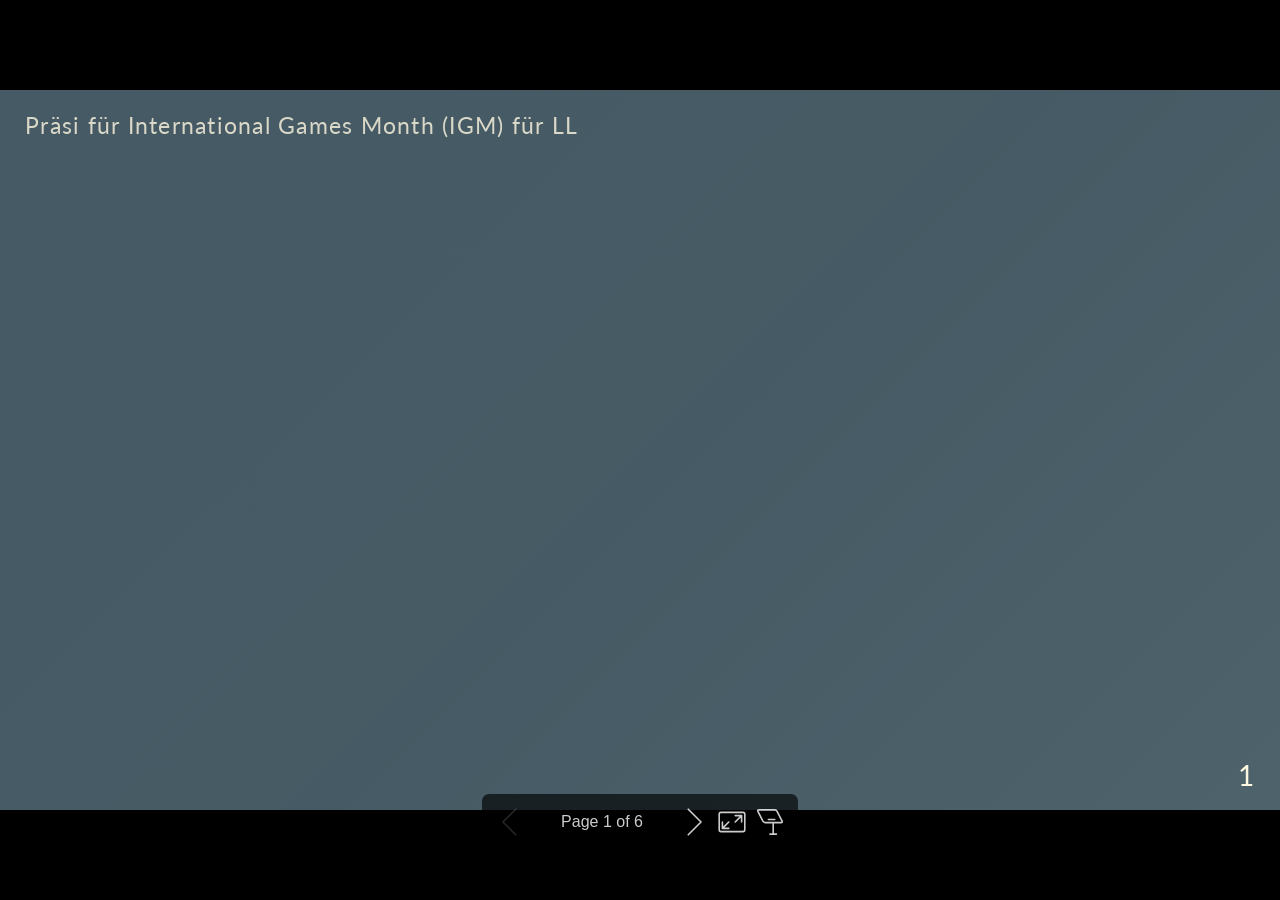
<file: IGM/presentation_LL.html>
<!DOCTYPE html><html lang="de-CH"><head><meta charset="UTF-8"><meta name="viewport" content="width=device-width,height=device-height,initial-scale=1.0"><meta name="apple-mobile-web-app-capable" content="yes"><meta http-equiv="X-UA-Compatible" content="ie=edge"><meta property="og:type" content="website"><meta name="twitter:card" content="summary"><style>@media screen{body[data-bespoke-view=""] .bespoke-marp-parent>.bespoke-marp-osc>button,body[data-bespoke-view=next] .bespoke-marp-parent>.bespoke-marp-osc>button,body[data-bespoke-view=presenter] .bespoke-marp-presenter-container .bespoke-marp-presenter-info-container button,body[data-bespoke-view=presenter] .bespoke-marp-presenter-container .bespoke-marp-presenter-note-container button{-webkit-tap-highlight-color:transparent;-webkit-appearance:none;-moz-appearance:none;appearance:none;background-color:transparent;border:0;color:inherit;cursor:pointer;font-size:inherit;opacity:.8;outline:none;padding:0;transition:opacity .2s linear}body[data-bespoke-view=""] .bespoke-marp-parent>.bespoke-marp-osc>button:disabled,body[data-bespoke-view=next] .bespoke-marp-parent>.bespoke-marp-osc>button:disabled,body[data-bespoke-view=presenter] .bespoke-marp-presenter-container .bespoke-marp-presenter-info-container button:disabled,body[data-bespoke-view=presenter] .bespoke-marp-presenter-container .bespoke-marp-presenter-note-container button:disabled{cursor:not-allowed;opacity:.15!important}body[data-bespoke-view=""] .bespoke-marp-parent>.bespoke-marp-osc>button:hover,body[data-bespoke-view=next] .bespoke-marp-parent>.bespoke-marp-osc>button:hover,body[data-bespoke-view=presenter] .bespoke-marp-presenter-container .bespoke-marp-presenter-info-container button:hover,body[data-bespoke-view=presenter] .bespoke-marp-presenter-container .bespoke-marp-presenter-note-container button:hover{opacity:1}body[data-bespoke-view=""] .bespoke-marp-parent>.bespoke-marp-osc>button:hover:active,body[data-bespoke-view=next] .bespoke-marp-parent>.bespoke-marp-osc>button:hover:active,body[data-bespoke-view=presenter] .bespoke-marp-presenter-container .bespoke-marp-presenter-info-container button:hover:active,body[data-bespoke-view=presenter] .bespoke-marp-presenter-container .bespoke-marp-presenter-note-container button:hover:active{opacity:.6}body[data-bespoke-view=""] .bespoke-marp-parent>.bespoke-marp-osc>button:hover:not(:disabled),body[data-bespoke-view=next] .bespoke-marp-parent>.bespoke-marp-osc>button:hover:not(:disabled),body[data-bespoke-view=presenter] .bespoke-marp-presenter-container .bespoke-marp-presenter-info-container button:hover:not(:disabled),body[data-bespoke-view=presenter] .bespoke-marp-presenter-container .bespoke-marp-presenter-note-container button:hover:not(:disabled){transition:none}body[data-bespoke-view=""] .bespoke-marp-parent>.bespoke-marp-osc>button[data-bespoke-marp-osc=prev],body[data-bespoke-view=next] .bespoke-marp-parent>.bespoke-marp-osc>button[data-bespoke-marp-osc=prev],body[data-bespoke-view=presenter] .bespoke-marp-presenter-container .bespoke-marp-presenter-info-container button.bespoke-marp-presenter-info-page-prev{background:transparent url("[data-uri]") no-repeat 50%;background-size:contain;overflow:hidden;text-indent:100%;white-space:nowrap}body[data-bespoke-view=""] .bespoke-marp-parent>.bespoke-marp-osc>button[data-bespoke-marp-osc=next],body[data-bespoke-view=next] .bespoke-marp-parent>.bespoke-marp-osc>button[data-bespoke-marp-osc=next],body[data-bespoke-view=presenter] .bespoke-marp-presenter-container .bespoke-marp-presenter-info-container button.bespoke-marp-presenter-info-page-next{background:transparent url("[data-uri]") no-repeat 50%;background-size:contain;overflow:hidden;text-indent:100%;white-space:nowrap}body[data-bespoke-view=""] .bespoke-marp-parent>.bespoke-marp-osc>button[data-bespoke-marp-osc=fullscreen],body[data-bespoke-view=next] .bespoke-marp-parent>.bespoke-marp-osc>button[data-bespoke-marp-osc=fullscreen]{background:transparent url("[data-uri]") no-repeat 50%;background-size:contain;overflow:hidden;text-indent:100%;white-space:nowrap}body[data-bespoke-view=""] .bespoke-marp-parent>.bespoke-marp-osc>button.exit[data-bespoke-marp-osc=fullscreen],body[data-bespoke-view=next] .bespoke-marp-parent>.bespoke-marp-osc>button.exit[data-bespoke-marp-osc=fullscreen]{background-image:url("[data-uri]")}body[data-bespoke-view=""] .bespoke-marp-parent>.bespoke-marp-osc>button[data-bespoke-marp-osc=presenter],body[data-bespoke-view=next] .bespoke-marp-parent>.bespoke-marp-osc>button[data-bespoke-marp-osc=presenter]{background:transparent url("[data-uri]") no-repeat 50%;background-size:contain;overflow:hidden;text-indent:100%;white-space:nowrap}body[data-bespoke-view=presenter] .bespoke-marp-presenter-container .bespoke-marp-presenter-note-container button.bespoke-marp-presenter-note-bigger{background:transparent url("[data-uri]") no-repeat 50%;background-size:contain;overflow:hidden;text-indent:100%;white-space:nowrap}body[data-bespoke-view=presenter] .bespoke-marp-presenter-container .bespoke-marp-presenter-note-container button.bespoke-marp-presenter-note-smaller{background:transparent url("[data-uri]") no-repeat 50%;background-size:contain;overflow:hidden;text-indent:100%;white-space:nowrap}}.bespoke-marp-note,.bespoke-marp-osc,.bespoke-progress-parent{display:none;transition:none}@media screen{body,html{height:100%;margin:0}body{background:#000;overflow:hidden}svg.bespoke-marp-slide{content-visibility:hidden;opacity:0;pointer-events:none;z-index:-1}svg.bespoke-marp-slide.bespoke-marp-active{content-visibility:visible;opacity:1;pointer-events:auto;z-index:0}svg.bespoke-marp-slide.bespoke-marp-active.bespoke-marp-active-ready *{-webkit-animation-name:__bespoke_marp__!important;animation-name:__bespoke_marp__!important}@supports not (content-visibility:hidden){svg.bespoke-marp-slide[data-bespoke-marp-load=hideable]{display:none}svg.bespoke-marp-slide[data-bespoke-marp-load=hideable].bespoke-marp-active{display:block}}[data-bespoke-marp-fragment=inactive]{visibility:hidden}body[data-bespoke-view=""] .bespoke-marp-parent,body[data-bespoke-view=next] .bespoke-marp-parent{bottom:0;left:0;position:absolute;right:0;top:0}body[data-bespoke-view=""] .bespoke-marp-parent>.bespoke-marp-osc,body[data-bespoke-view=next] .bespoke-marp-parent>.bespoke-marp-osc{background:rgba(0,0,0,.65);border-radius:7px;bottom:50px;color:#fff;contain:paint;display:block;font-family:Helvetica,Arial,sans-serif;font-size:16px;left:50%;line-height:0;opacity:1;padding:12px;position:absolute;touch-action:manipulation;transform:translateX(-50%);transition:opacity .2s linear;-webkit-user-select:none;-moz-user-select:none;-ms-user-select:none;user-select:none;white-space:nowrap;will-change:transform;z-index:1}body[data-bespoke-view=""] .bespoke-marp-parent>.bespoke-marp-osc>*,body[data-bespoke-view=next] .bespoke-marp-parent>.bespoke-marp-osc>*{margin-left:6px}body[data-bespoke-view=""] .bespoke-marp-parent>.bespoke-marp-osc>:first-child,body[data-bespoke-view=next] .bespoke-marp-parent>.bespoke-marp-osc>:first-child{margin-left:0}body[data-bespoke-view=""] .bespoke-marp-parent>.bespoke-marp-osc>span,body[data-bespoke-view=next] .bespoke-marp-parent>.bespoke-marp-osc>span{opacity:.8}body[data-bespoke-view=""] .bespoke-marp-parent>.bespoke-marp-osc>span[data-bespoke-marp-osc=page],body[data-bespoke-view=next] .bespoke-marp-parent>.bespoke-marp-osc>span[data-bespoke-marp-osc=page]{display:inline-block;min-width:140px;text-align:center}body[data-bespoke-view=""] .bespoke-marp-parent>.bespoke-marp-osc>button[data-bespoke-marp-osc=fullscreen],body[data-bespoke-view=""] .bespoke-marp-parent>.bespoke-marp-osc>button[data-bespoke-marp-osc=next],body[data-bespoke-view=""] .bespoke-marp-parent>.bespoke-marp-osc>button[data-bespoke-marp-osc=presenter],body[data-bespoke-view=""] .bespoke-marp-parent>.bespoke-marp-osc>button[data-bespoke-marp-osc=prev],body[data-bespoke-view=next] .bespoke-marp-parent>.bespoke-marp-osc>button[data-bespoke-marp-osc=fullscreen],body[data-bespoke-view=next] .bespoke-marp-parent>.bespoke-marp-osc>button[data-bespoke-marp-osc=next],body[data-bespoke-view=next] .bespoke-marp-parent>.bespoke-marp-osc>button[data-bespoke-marp-osc=presenter],body[data-bespoke-view=next] .bespoke-marp-parent>.bespoke-marp-osc>button[data-bespoke-marp-osc=prev]{height:32px;line-height:32px;width:32px}body[data-bespoke-view=""] .bespoke-marp-parent.bespoke-marp-inactive,body[data-bespoke-view=next] .bespoke-marp-parent.bespoke-marp-inactive{cursor:none}body[data-bespoke-view=""] .bespoke-marp-parent.bespoke-marp-inactive>.bespoke-marp-osc,body[data-bespoke-view=next] .bespoke-marp-parent.bespoke-marp-inactive>.bespoke-marp-osc{opacity:0;pointer-events:none}body[data-bespoke-view=""] svg.bespoke-marp-slide,body[data-bespoke-view=next] svg.bespoke-marp-slide{height:100%;left:0;position:absolute;top:0;width:100%}body[data-bespoke-view=""] .bespoke-progress-parent{background:#222;display:flex;height:5px;width:100%}body[data-bespoke-view=""] .bespoke-progress-parent+.bespoke-marp-parent{top:5px}body[data-bespoke-view=""] .bespoke-progress-parent .bespoke-progress-bar{background:#0288d1;flex:0 0 0;transition:flex-basis .2s cubic-bezier(0,1,1,1)}body[data-bespoke-view=next]{background:transparent}body[data-bespoke-view=presenter]{background:#161616}body[data-bespoke-view=presenter] .bespoke-marp-presenter-container{display:grid;font-family:Helvetica,Arial,sans-serif;grid-template:"current dragbar next" minmax(140px,1fr) "current dragbar note" 2fr "info    dragbar note" 3em;grid-template-columns:minmax(3px,var(--bespoke-marp-presenter-split-ratio,66%)) 0 minmax(3px,1fr);height:100%;left:0;position:absolute;top:0;width:100%}body[data-bespoke-view=presenter] .bespoke-marp-presenter-container .bespoke-marp-parent{grid-area:current;overflow:hidden;position:relative}body[data-bespoke-view=presenter] .bespoke-marp-presenter-container .bespoke-marp-parent svg.bespoke-marp-slide{height:calc(100% - 40px);left:20px;pointer-events:none;position:absolute;top:20px;-webkit-user-select:none;-moz-user-select:none;-ms-user-select:none;user-select:none;width:calc(100% - 40px)}body[data-bespoke-view=presenter] .bespoke-marp-presenter-container .bespoke-marp-parent svg.bespoke-marp-slide.bespoke-marp-active{filter:drop-shadow(0 3px 10px rgba(0,0,0,.5))}body[data-bespoke-view=presenter] .bespoke-marp-presenter-container .bespoke-marp-presenter-dragbar-container{background:#0288d1;cursor:col-resize;grid-area:dragbar;margin-left:-3px;opacity:0;position:relative;transition:opacity .4s linear .1s;width:6px;z-index:10}body[data-bespoke-view=presenter] .bespoke-marp-presenter-container .bespoke-marp-presenter-dragbar-container:hover{opacity:1}body[data-bespoke-view=presenter] .bespoke-marp-presenter-container .bespoke-marp-presenter-dragbar-container.active{opacity:1;transition-delay:0s}body[data-bespoke-view=presenter] .bespoke-marp-presenter-container .bespoke-marp-presenter-next-container{background:#222;cursor:pointer;display:none;grid-area:next;overflow:hidden;position:relative}body[data-bespoke-view=presenter] .bespoke-marp-presenter-container .bespoke-marp-presenter-next-container.active{display:block}body[data-bespoke-view=presenter] .bespoke-marp-presenter-container .bespoke-marp-presenter-next-container iframe.bespoke-marp-presenter-next{background:transparent;border:0;display:block;filter:drop-shadow(0 3px 10px rgba(0,0,0,.5));height:calc(100% - 40px);left:20px;pointer-events:none;position:absolute;top:20px;-webkit-user-select:none;-moz-user-select:none;-ms-user-select:none;user-select:none;width:calc(100% - 40px)}body[data-bespoke-view=presenter] .bespoke-marp-presenter-container .bespoke-marp-presenter-note-container{background:#222;color:#eee;grid-area:note;position:relative;z-index:1}body[data-bespoke-view=presenter] .bespoke-marp-presenter-container .bespoke-marp-presenter-note-container button{height:1.5em;line-height:1.5em;width:1.5em}body[data-bespoke-view=presenter] .bespoke-marp-presenter-container .bespoke-marp-presenter-note-container .bespoke-marp-presenter-note-wrapper{bottom:0;display:block;left:0;position:absolute;right:0;top:0}body[data-bespoke-view=presenter] .bespoke-marp-presenter-container .bespoke-marp-presenter-note-container .bespoke-marp-presenter-note-buttons{background:rgba(0,0,0,.65);border-radius:4px;bottom:0;display:flex;gap:4px;margin:12px;opacity:0;padding:6px;pointer-events:none;position:absolute;right:0;transition:opacity .2s linear}body[data-bespoke-view=presenter] .bespoke-marp-presenter-container .bespoke-marp-presenter-note-container .bespoke-marp-presenter-note-buttons:focus-within,body[data-bespoke-view=presenter] .bespoke-marp-presenter-container .bespoke-marp-presenter-note-container .bespoke-marp-presenter-note-wrapper:focus-within+.bespoke-marp-presenter-note-buttons,body[data-bespoke-view=presenter] .bespoke-marp-presenter-container .bespoke-marp-presenter-note-container:hover .bespoke-marp-presenter-note-buttons{opacity:1;pointer-events:auto}body[data-bespoke-view=presenter] .bespoke-marp-presenter-container .bespoke-marp-presenter-note-container .bespoke-marp-note{word-wrap:break-word;box-sizing:border-box;font-size:calc(1.1em*var(--bespoke-marp-note-font-scale, 1));height:calc(100% - 40px);margin:20px;overflow:auto;padding-right:3px;scrollbar-color:hsla(0,0%,93%,.5) transparent;scrollbar-width:thin;white-space:pre-wrap;width:calc(100% - 40px)}body[data-bespoke-view=presenter] .bespoke-marp-presenter-container .bespoke-marp-presenter-note-container .bespoke-marp-note::-webkit-scrollbar{width:6px}body[data-bespoke-view=presenter] .bespoke-marp-presenter-container .bespoke-marp-presenter-note-container .bespoke-marp-note::-webkit-scrollbar-track{background:transparent}body[data-bespoke-view=presenter] .bespoke-marp-presenter-container .bespoke-marp-presenter-note-container .bespoke-marp-note::-webkit-scrollbar-thumb{background:hsla(0,0%,93%,.5);border-radius:6px}body[data-bespoke-view=presenter] .bespoke-marp-presenter-container .bespoke-marp-presenter-note-container .bespoke-marp-note:empty{pointer-events:none}body[data-bespoke-view=presenter] .bespoke-marp-presenter-container .bespoke-marp-presenter-note-container .bespoke-marp-note.active{display:block}body[data-bespoke-view=presenter] .bespoke-marp-presenter-container .bespoke-marp-presenter-note-container .bespoke-marp-note p:first-child{margin-top:0}body[data-bespoke-view=presenter] .bespoke-marp-presenter-container .bespoke-marp-presenter-note-container .bespoke-marp-note p:last-child{margin-bottom:0}body[data-bespoke-view=presenter] .bespoke-marp-presenter-container .bespoke-marp-presenter-info-container{align-items:center;box-sizing:border-box;color:#eee;display:flex;flex-wrap:nowrap;grid-area:info;justify-content:center;overflow:hidden;padding:0 10px}body[data-bespoke-view=presenter] .bespoke-marp-presenter-container .bespoke-marp-presenter-info-container .bespoke-marp-presenter-info-page,body[data-bespoke-view=presenter] .bespoke-marp-presenter-container .bespoke-marp-presenter-info-container .bespoke-marp-presenter-info-time,body[data-bespoke-view=presenter] .bespoke-marp-presenter-container .bespoke-marp-presenter-info-container .bespoke-marp-presenter-info-timer{box-sizing:border-box;display:block;padding:0 10px;white-space:nowrap;width:100%}body[data-bespoke-view=presenter] .bespoke-marp-presenter-container .bespoke-marp-presenter-info-container button{height:1.5em;line-height:1.5em;width:1.5em}body[data-bespoke-view=presenter] .bespoke-marp-presenter-container .bespoke-marp-presenter-info-container .bespoke-marp-presenter-info-page{order:2;text-align:center}body[data-bespoke-view=presenter] .bespoke-marp-presenter-container .bespoke-marp-presenter-info-container .bespoke-marp-presenter-info-page .bespoke-marp-presenter-info-page-text{display:inline-block;min-width:120px;text-align:center}body[data-bespoke-view=presenter] .bespoke-marp-presenter-container .bespoke-marp-presenter-info-container .bespoke-marp-presenter-info-time{color:#999;order:1;text-align:left}body[data-bespoke-view=presenter] .bespoke-marp-presenter-container .bespoke-marp-presenter-info-container .bespoke-marp-presenter-info-timer{color:#999;order:3;text-align:right}body[data-bespoke-view=presenter] .bespoke-marp-presenter-container .bespoke-marp-presenter-info-container .bespoke-marp-presenter-info-timer:hover{cursor:pointer}}@media print{.bespoke-marp-presenter-info-container,.bespoke-marp-presenter-next-container,.bespoke-marp-presenter-note-container{display:none}}</style><style>@charset "UTF-8";@import url("https://fonts.googleapis.com/css?family=Lato:400,900|Roboto+Mono:400,700&display=swap");div#p>svg>foreignObject>section{width:1280px;height:720px;box-sizing:border-box;overflow:hidden;position:relative;scroll-snap-align:center center}div#p>svg>foreignObject>section:after{bottom:0;content:attr(data-marpit-pagination);padding:inherit;pointer-events:none;position:absolute;right:0}div#p>svg>foreignObject>section:not([data-marpit-pagination]):after{display:none}/* Normalization */div#p>svg>foreignObject>section h1{font-size:2em;margin:0.67em 0}div#p>svg>foreignObject>section video::-webkit-media-controls{will-change:transform}@page{size:1280px 720px;margin:0}@media print{body,html{background-color:#fff;margin:0;page-break-inside:avoid;break-inside:avoid-page}div#p>svg>foreignObject>section{page-break-before:always;break-before:page}div#p>svg>foreignObject>section,div#p>svg>foreignObject>section *{-webkit-print-color-adjust:exact!important;animation-delay:0s!important;animation-duration:0s!important;color-adjust:exact!important;transition:none!important}div#p>svg[data-marpit-svg]{display:block;height:100vh;width:100vw}}div#p>svg>foreignObject>section svg[data-marp-fitting=svg]{display:block;height:auto;width:100%}@supports (-ms-ime-align:auto){div#p>svg>foreignObject>section svg[data-marp-fitting=svg]{position:static}}div#p>svg>foreignObject>section svg[data-marp-fitting=svg].__reflow__{content:""}@supports (-ms-ime-align:auto){div#p>svg>foreignObject>section svg[data-marp-fitting=svg].__reflow__{position:relative}}div#p>svg>foreignObject>section [data-marp-fitting-svg-content]{display:table;white-space:nowrap;width:-webkit-max-content;width:-moz-max-content;width:max-content}div#p>svg>foreignObject>section [data-marp-fitting-svg-content-wrap]{white-space:pre}div#p>svg>foreignObject>section img[data-marp-twemoji]{background:transparent;height:1em;margin:0 .05em 0 .1em;vertical-align:-.1em;width:1em}
/*!
 * Marp / Marpit Gaia theme.
 *
 * @theme gaia
 * @author Yuki Hattori
 *
 * @auto-scaling true
 * @size 16:9 1280px 720px
 * @size 4:3 960px 720px
 */div#p>svg>foreignObject>section .hljs{background:#000;color:#f8f8f8;display:block;overflow-x:auto;padding:.5em}div#p>svg>foreignObject>section .hljs-comment,div#p>svg>foreignObject>section .hljs-quote{color:#aeaeae;font-style:italic}div#p>svg>foreignObject>section .hljs-keyword,div#p>svg>foreignObject>section .hljs-selector-tag,div#p>svg>foreignObject>section .hljs-type{color:#e28964}div#p>svg>foreignObject>section .hljs-string{color:#65b042}div#p>svg>foreignObject>section .hljs-subst{color:#daefa3}div#p>svg>foreignObject>section .hljs-link,div#p>svg>foreignObject>section .hljs-regexp{color:#e9c062}div#p>svg>foreignObject>section .hljs-name,div#p>svg>foreignObject>section .hljs-section,div#p>svg>foreignObject>section .hljs-tag,div#p>svg>foreignObject>section .hljs-title{color:#89bdff}div#p>svg>foreignObject>section .hljs-class .hljs-title,div#p>svg>foreignObject>section .hljs-doctag{text-decoration:underline}div#p>svg>foreignObject>section .hljs-bullet,div#p>svg>foreignObject>section .hljs-number,div#p>svg>foreignObject>section .hljs-symbol{color:#3387cc}div#p>svg>foreignObject>section .hljs-params,div#p>svg>foreignObject>section .hljs-template-variable,div#p>svg>foreignObject>section .hljs-variable{color:#3e87e3}div#p>svg>foreignObject>section .hljs-attribute{color:#cda869}div#p>svg>foreignObject>section .hljs-meta{color:#8996a8}div#p>svg>foreignObject>section .hljs-formula{background-color:#0e2231;color:#f8f8f8;font-style:italic}div#p>svg>foreignObject>section .hljs-addition{background-color:#253b22;color:#f8f8f8}div#p>svg>foreignObject>section .hljs-deletion{background-color:#420e09;color:#f8f8f8}div#p>svg>foreignObject>section .hljs-selector-class{color:#9b703f}div#p>svg>foreignObject>section .hljs-selector-id{color:#8b98ab}div#p>svg>foreignObject>section .hljs-emphasis{font-style:italic}div#p>svg>foreignObject>section .hljs-strong{font-weight:700}div#p>svg>foreignObject>section svg[data-marp-fitting=svg]{max-height:580px}div#p>svg>foreignObject>section h1,div#p>svg>foreignObject>section h2,div#p>svg>foreignObject>section h3,div#p>svg>foreignObject>section h4,div#p>svg>foreignObject>section h5,div#p>svg>foreignObject>section h6{margin:.5em 0 0}div#p>svg>foreignObject>section h1 strong,div#p>svg>foreignObject>section h2 strong,div#p>svg>foreignObject>section h3 strong,div#p>svg>foreignObject>section h4 strong,div#p>svg>foreignObject>section h5 strong,div#p>svg>foreignObject>section h6 strong{font-weight:inherit}div#p>svg>foreignObject>section h1{font-size:1.8em}div#p>svg>foreignObject>section h2{font-size:1.5em}div#p>svg>foreignObject>section h3{font-size:1.3em}div#p>svg>foreignObject>section h4{font-size:1.1em}div#p>svg>foreignObject>section h5{font-size:1em}div#p>svg>foreignObject>section h6{font-size:.9em}div#p>svg>foreignObject>section blockquote,div#p>svg>foreignObject>section p{margin:1em 0 0}div#p>svg>foreignObject>section ol>li,div#p>svg>foreignObject>section ul>li{margin:.3em 0 0}div#p>svg>foreignObject>section ol>li>p,div#p>svg>foreignObject>section ul>li>p{margin:.6em 0 0}div#p>svg>foreignObject>section code{display:inline-block;font-family:Roboto Mono,monospace;font-size:.8em;letter-spacing:0;margin:-.1em .15em;padding:.1em .2em;vertical-align:baseline}div#p>svg>foreignObject>section pre{display:block;margin:1em 0 0;min-height:1em;overflow:visible}div#p>svg>foreignObject>section pre code{box-sizing:border-box;font-size:.7em;margin:0;min-width:100%;padding:.5em}div#p>svg>foreignObject>section pre code svg[data-marp-fitting=svg]{max-height:calc(580px - 1em)}div#p>svg>foreignObject>section blockquote{margin:1em 0 0;padding:0 1em;position:relative}div#p>svg>foreignObject>section blockquote:after,div#p>svg>foreignObject>section blockquote:before{content:"“";display:block;font-family:Times New Roman,serif;font-weight:700;position:absolute}div#p>svg>foreignObject>section blockquote:before{left:0;top:0}div#p>svg>foreignObject>section blockquote:after{bottom:0;right:0;transform:rotate(180deg)}div#p>svg>foreignObject>section blockquote>:first-child{margin-top:0}div#p>svg>foreignObject>section mark{background:transparent}div#p>svg>foreignObject>section table{border-collapse:collapse;border-spacing:0;margin:1em 0 0}div#p>svg>foreignObject>section table td,div#p>svg>foreignObject>section table th{border-style:solid;border-width:1px;padding:.2em .4em}div#p>svg>foreignObject>section footer,div#p>svg>foreignObject>section header,div#p>svg>foreignObject>section:after{box-sizing:border-box;font-size:66%;height:70px;line-height:50px;overflow:hidden;padding:10px 25px;position:absolute}div#p>svg>foreignObject>section:after{--marpit-root-font-size:66%}div#p>svg>foreignObject>section header{top:0}div#p>svg>foreignObject>section footer,div#p>svg>foreignObject>section header{left:0;right:0}div#p>svg>foreignObject>section footer{bottom:0}div#p>svg>foreignObject>section{word-wrap:break-word;--color-background:#fff8e1;--color-background-stripe:rgba(69,90,100,.1);--color-foreground:#455a64;--color-dimmed:#6a7a7d;--color-highlight:#0288d1;background-color:var(--color-background);background-image:linear-gradient(135deg,hsla(0,0%,53%,0),hsla(0,0%,53%,.02) 50%,hsla(0,0%,100%,0) 0,hsla(0,0%,100%,.05));color:var(--color-foreground);font-family:Lato,Avenir Next,Avenir,Trebuchet MS,Segoe UI,sans-serif;font-size:35px;height:720px;letter-spacing:1.25px;line-height:1.35;padding:70px;width:1280px}div#p>svg>foreignObject>section{--marpit-root-font-size:35px}div#p>svg>foreignObject>section:after{bottom:0;font-size:80%;right:0}div#p>svg>foreignObject>section:after{--marpit-root-font-size:80%}div#p>svg>foreignObject>section a,div#p>svg>foreignObject>section mark{color:var(--color-highlight)}div#p>svg>foreignObject>section code{background:var(--color-dimmed);color:var(--color-background)}div#p>svg>foreignObject>section h1 strong,div#p>svg>foreignObject>section h2 strong,div#p>svg>foreignObject>section h3 strong,div#p>svg>foreignObject>section h4 strong,div#p>svg>foreignObject>section h5 strong,div#p>svg>foreignObject>section h6 strong{color:var(--color-highlight)}div#p>svg>foreignObject>section pre>code{background:var(--color-foreground)}div#p>svg>foreignObject>section blockquote:after,div#p>svg>foreignObject>section blockquote:before,div#p>svg>foreignObject>section footer,div#p>svg>foreignObject>section header,div#p>svg>foreignObject>section section:after{color:var(--color-dimmed)}div#p>svg>foreignObject>section table td,div#p>svg>foreignObject>section table th{border-color:var(--color-foreground)}div#p>svg>foreignObject>section table thead th{background:var(--color-foreground);color:var(--color-background)}div#p>svg>foreignObject>section table tbody>tr:nth-child(odd) td,div#p>svg>foreignObject>section table tbody>tr:nth-child(odd) th{background:var(--color-background-stripe,transparent)}div#p>svg>foreignObject>section>:first-child,div#p>svg>foreignObject>section>header:first-child+*{margin-top:0}div#p>svg>foreignObject>section.invert{--color-background:#455a64;--color-background-stripe:rgba(255,248,225,.1);--color-foreground:#fff8e1;--color-dimmed:#dad8c8;--color-highlight:#81d4fa}div#p>svg>foreignObject>section.gaia{--color-background:#0288d1;--color-background-stripe:rgba(255,248,225,.1);--color-foreground:#fff8e1;--color-dimmed:#cce2de;--color-highlight:#81d4fa}div#p>svg>foreignObject>section.lead{display:flex;flex-flow:column nowrap;justify-content:center}div#p>svg>foreignObject>section.lead h1,div#p>svg>foreignObject>section.lead h2,div#p>svg>foreignObject>section.lead h3,div#p>svg>foreignObject>section.lead h4,div#p>svg>foreignObject>section.lead h5,div#p>svg>foreignObject>section.lead h6{text-align:center}div#p>svg>foreignObject>section.lead h1 svg[data-marp-fitting=svg],div#p>svg>foreignObject>section.lead h2 svg[data-marp-fitting=svg],div#p>svg>foreignObject>section.lead h3 svg[data-marp-fitting=svg],div#p>svg>foreignObject>section.lead h4 svg[data-marp-fitting=svg],div#p>svg>foreignObject>section.lead h5 svg[data-marp-fitting=svg],div#p>svg>foreignObject>section.lead h6 svg[data-marp-fitting=svg]{--preserve-aspect-ratio:xMidYMid meet}div#p>svg>foreignObject>section.lead p{text-align:center}div#p>svg>foreignObject>section.lead blockquote>h1,div#p>svg>foreignObject>section.lead blockquote>h2,div#p>svg>foreignObject>section.lead blockquote>h3,div#p>svg>foreignObject>section.lead blockquote>h4,div#p>svg>foreignObject>section.lead blockquote>h5,div#p>svg>foreignObject>section.lead blockquote>h6,div#p>svg>foreignObject>section.lead blockquote>p{text-align:left}div#p>svg>foreignObject>section.lead blockquote svg[data-marp-fitting=svg]:not([data-marp-fitting-math]){--preserve-aspect-ratio:xMinYMin meet}div#p>svg>foreignObject>section.lead ol>li>p,div#p>svg>foreignObject>section.lead ul>li>p{text-align:left}div#p>svg>foreignObject>section.lead table{margin-left:auto;margin-right:auto}div#p>svg>foreignObject>section[data-marpit-advanced-background=background]{columns:initial!important;display:block!important;padding:0!important}div#p>svg>foreignObject>section[data-marpit-advanced-background=background]:after,div#p>svg>foreignObject>section[data-marpit-advanced-background=background]:before,div#p>svg>foreignObject>section[data-marpit-advanced-background=content]:after,div#p>svg>foreignObject>section[data-marpit-advanced-background=content]:before{display:none!important}div#p>svg>foreignObject>section[data-marpit-advanced-background=background]>div[data-marpit-advanced-background-container]{all:initial;display:flex;flex-direction:row;height:100%;overflow:hidden;width:100%}div#p>svg>foreignObject>section[data-marpit-advanced-background=background]>div[data-marpit-advanced-background-container][data-marpit-advanced-background-direction=vertical]{flex-direction:column}div#p>svg>foreignObject>section[data-marpit-advanced-background=background][data-marpit-advanced-background-split]>div[data-marpit-advanced-background-container]{width:var(--marpit-advanced-background-split,50%)}div#p>svg>foreignObject>section[data-marpit-advanced-background=background][data-marpit-advanced-background-split=right]>div[data-marpit-advanced-background-container]{margin-left:calc(100% - var(--marpit-advanced-background-split, 50%))}div#p>svg>foreignObject>section[data-marpit-advanced-background=background]>div[data-marpit-advanced-background-container]>figure{all:initial;background-position:center;background-repeat:no-repeat;background-size:cover;flex:auto;margin:0}div#p>svg>foreignObject>section[data-marpit-advanced-background=content],div#p>svg>foreignObject>section[data-marpit-advanced-background=pseudo]{background:transparent!important}div#p>svg>foreignObject>section[data-marpit-advanced-background=pseudo],div#p>svg[data-marpit-svg]>foreignObject[data-marpit-advanced-background=pseudo]{pointer-events:none!important}div#p>svg>foreignObject>section[data-marpit-advanced-background-split]{width:100%;height:100%}</style></head><body><div class="bespoke-marp-osc"><button data-bespoke-marp-osc="prev" tabindex="-1" title="Previous slide">Previous slide</button><span data-bespoke-marp-osc="page"></span><button data-bespoke-marp-osc="next" tabindex="-1" title="Next slide">Next slide</button><button data-bespoke-marp-osc="fullscreen" tabindex="-1" title="Toggle fullscreen (f)">Toggle fullscreen</button><button data-bespoke-marp-osc="presenter" tabindex="-1" title="Open presenter view (p)">Open presenter view</button></div><div id="p"><svg data-marpit-svg="" viewBox="0 0 1280 720"><foreignObject width="1280" height="720"><section data-class="lead invert" data-paginate="true" data-header="Präsi für International Games Month (IGM) für LL" data-theme="gaia" class="lead invert" data-marpit-pagination="1" data-marpit-pagination-total="6" style="--class:lead invert;--paginate:true;--header:Präsi für International Games Month (IGM) für LL;--theme:gaia;" data-marpit-advanced-background="background"><div data-marpit-advanced-background-container="true" data-marpit-advanced-background-direction="horizontal"><figure style="background-image:url(&quot;https://games.ala.org/wp-content/uploads/IGM_Logo_Africa-Europe.png&quot;);background-size:80%;"></figure></div></section></foreignObject><foreignObject width="1280" height="720"><section id="1" data-class="lead invert" data-paginate="true" data-header="Präsi für International Games Month (IGM) für LL" data-theme="gaia" class="lead invert" data-marpit-pagination="1" data-marpit-pagination-total="6" style="--class:lead invert;--paginate:true;--header:Präsi für International Games Month (IGM) für LL;--theme:gaia;" data-marpit-advanced-background="content">
<header>Präsi für International Games Month (IGM) für LL</header>
</section>
</foreignObject><foreignObject width="1280" height="720" data-marpit-advanced-background="pseudo"><section data-class="lead invert" data-paginate="true" data-header="Präsi für International Games Month (IGM) für LL" data-theme="gaia" class="lead invert" data-marpit-pagination="1" data-marpit-pagination-total="6" style="" data-marpit-advanced-background="pseudo"></section></foreignObject></svg><svg data-marpit-svg="" viewBox="0 0 1280 720"><foreignObject width="1280" height="720"><section id="2" data-class="lead invert" data-paginate="true" data-header="Präsi für International Games Month (IGM) für LL" data-theme="gaia" class="lead invert" data-marpit-pagination="2" data-marpit-pagination-total="6" style="--class:lead invert;--paginate:true;--header:Präsi für International Games Month (IGM) für LL;--theme:gaia;">
<header>Präsi für International Games Month (IGM) für LL</header>
<h1>Was ist IGM?</h1>
<ul>
<li><a href="https://games.ala.org/international-games-month/">International Games Month (IGM)</a> is an annual celebration of games, play, libraries and learning that any library in the world can join, and costs absolutely nothing to register for!</li>
<li>International Games Month is an initiative run by volunteers from around the world to reconnect communities through their libraries around the educational, recreational, and social value of all types of games</li>
<li>International Games Month is <strong>all of November</strong></li>
</ul>
</section>
</foreignObject></svg><svg data-marpit-svg="" viewBox="0 0 1280 720"><foreignObject width="1280" height="720"><section id="3" data-class="lead invert" data-paginate="true" data-header="Präsi für International Games Month (IGM) für LL" data-theme="gaia" class="lead invert" data-marpit-pagination="3" data-marpit-pagination-total="6" style="--class:lead invert;--paginate:true;--header:Präsi für International Games Month (IGM) für LL;--theme:gaia;">
<header>Präsi für International Games Month (IGM) für LL</header>
<h1>Stand der Dinge bei uns...</h1>
<ul>
<li>Kernprojektteam ist bereits gebildet</li>
<li>UB-Leitung wird sich als UB Zürich dafür anmelden</li>
</ul>
</section>
</foreignObject></svg><svg data-marpit-svg="" viewBox="0 0 1280 720"><foreignObject width="1280" height="720"><section id="4" data-class="lead invert" data-paginate="true" data-header="Präsi für International Games Month (IGM) für LL" data-theme="gaia" class="lead invert" data-marpit-pagination="4" data-marpit-pagination-total="6" style="--class:lead invert;--paginate:true;--header:Präsi für International Games Month (IGM) für LL;--theme:gaia;">
<header>Präsi für International Games Month (IGM) für LL</header>
<h1>Aufgabe des Kernprojektteams</h1>
<ul>
<li>LLs in den jeweiligen Bereichsbibliotheken ansprechen und zur Teilnahme motivieren</li>
<li>Koordination die einzelnen Veranstaltungen, so dass die Terminkollision möglichst vermieden wird.</li>
<li>Kommunikation nach Innen &amp; Aussen</li>
<li>Debriefing nach November und Rückmeldung für beteiligte LLs und für die Leitung geben</li>
</ul>
</section>
</foreignObject></svg><svg data-marpit-svg="" viewBox="0 0 1280 720"><foreignObject width="1280" height="720"><section id="5" data-class="lead invert" data-paginate="true" data-header="Präsi für International Games Month (IGM) für LL" data-theme="gaia" class="lead invert" data-marpit-pagination="5" data-marpit-pagination-total="6" style="--class:lead invert;--paginate:true;--header:Präsi für International Games Month (IGM) für LL;--theme:gaia;">
<header>Präsi für International Games Month (IGM) für LL</header>
<h1>Jetzt kommen LLs in Frage</h1>
<p>Ein/e <strong>freiwillige/r</strong> LL könnte ...</p>
<ul>
<li>Eine Veranstaltung für IGM planen</li>
<li>... organisieren</li>
<li>... und im Nov. ausführen</li>
<li>(falls möglich) dokumentieren (Fotos &amp; Videos nur für das interne Debriefing)</li>
</ul>
</section>
</foreignObject></svg><svg data-marpit-svg="" viewBox="0 0 1280 720"><foreignObject width="1280" height="720"><section id="6" data-class="lead invert" data-paginate="true" data-header="Präsi für International Games Month (IGM) für LL" data-theme="gaia" class="lead invert" data-marpit-pagination="6" data-marpit-pagination-total="6" style="--class:lead invert;--paginate:true;--header:Präsi für International Games Month (IGM) für LL;--theme:gaia;">
<header>Präsi für International Games Month (IGM) für LL</header>
<h1>Beim Interesse bitte <strong>bis 14. Okt.</strong> bei mir melden</h1>
</section>
<script>!function(){"use strict";const t="marpitSVGPolyfill:setZoomFactor,",e=Symbol();let r,o;function n(n){const i="object"==typeof n&&n.target||document,a="object"==typeof n?n.zoom:n;window[e]||(Object.defineProperty(window,e,{configurable:!0,value:!0}),window.addEventListener("message",(({data:e,origin:r})=>{if(r===window.origin)try{if(e&&"string"==typeof e&&e.startsWith(t)){const[,t]=e.split(","),r=Number.parseFloat(t);Number.isNaN(r)||(o=r)}}catch(t){console.error(t)}})));let l=!1;Array.from(i.querySelectorAll("svg[data-marpit-svg]"),(t=>{var e,n,i,s;t.style.transform||(t.style.transform="translateZ(0)");const c=a||o||t.currentScale||1;r!==c&&(r=c,l=c);const d=t.getBoundingClientRect(),{length:f}=t.children;for(let r=0;r<f;r+=1){const o=t.children[r];if(o.getScreenCTM){const t=o.getScreenCTM();if(t){const r=null!==(n=null===(e=o.x)||void 0===e?void 0:e.baseVal.value)&&void 0!==n?n:0,a=null!==(s=null===(i=o.y)||void 0===i?void 0:i.baseVal.value)&&void 0!==s?s:0,l=o.children.length;for(let e=0;e<l;e+=1){const n=o.children[e];if("SECTION"===n.tagName){const{style:e}=n;e.transformOrigin||(e.transformOrigin=`${-r}px ${-a}px`),e.transform=`scale(${c}) matrix(${t.a}, ${t.b}, ${t.c}, ${t.d}, ${t.e-d.left}, ${t.f-d.top}) translateZ(0.0001px)`;break}}}}}})),!1!==l&&Array.from(i.querySelectorAll("iframe"),(({contentWindow:e})=>{null==e||e.postMessage(`${t}${l}`,"null"===window.origin?"*":window.origin)}))}r=1,o=void 0;const i=(t,e,r)=>{if(t.getAttribute(e)!==r)return t.setAttribute(e,r),!0};function a({once:t=!1,target:e=document}={}){const r="Apple Computer, Inc."===navigator.vendor?[n]:[];let o=!t;const a=()=>{for(const t of r)t({target:e});!function(t=document){Array.from(t.querySelectorAll('svg[data-marp-fitting="svg"]'),(t=>{var e;const r=t.firstChild,o=r.firstChild,{scrollWidth:n,scrollHeight:a}=o;let l,s=1;if(t.hasAttribute("data-marp-fitting-code")&&(l=null===(e=t.parentElement)||void 0===e?void 0:e.parentElement),t.hasAttribute("data-marp-fitting-math")&&(l=t.parentElement),l){const t=getComputedStyle(l),e=Math.ceil(l.clientWidth-parseFloat(t.paddingLeft||"0")-parseFloat(t.paddingRight||"0"));e&&(s=e)}const c=Math.max(n,s),d=Math.max(a,1),f=`0 0 ${c} ${d}`;i(r,"width",`${c}`),i(r,"height",`${d}`),i(t,"preserveAspectRatio",getComputedStyle(t).getPropertyValue("--preserve-aspect-ratio")||"xMinYMin meet"),i(t,"viewBox",f)&&t.classList.toggle("__reflow__")}))}(e),o&&window.requestAnimationFrame(a)};return a(),()=>{o=!1}}const l=Symbol(),s=document.currentScript;((t=document)=>{if("undefined"==typeof window)throw new Error("Marp Core's browser script is valid only in browser context.");if(t[l])return t[l];const e=a({target:t}),r=()=>{e(),delete t[l]};Object.defineProperty(t,l,{configurable:!0,value:r})})(s?s.getRootNode():document)}();
</script></foreignObject></svg></div><script>/*!! License: https://unpkg.com/@marp-team/marp-cli@1.7.1/lib/bespoke.js.LICENSE.txt */
!function(){"use strict";const e=document.body,t=(...e)=>history.replaceState(...e),n="presenter",r="next",o=["",n,r],a="data-bespoke-marp-",i=(e,{protocol:t,host:n,pathname:r,hash:o}=location)=>{const a=e.toString();return`${t}//${n}${r}${a?"?":""}${a}${o}`},s=()=>e.dataset.bespokeView,l=e=>new URLSearchParams(location.search).get(e),d=(e,n={})=>{var r;const o={location,setter:t,...n},a=new URLSearchParams(o.location.search);for(const t of Object.keys(e)){const n=e[t];"string"==typeof n?a.set(t,n):a.delete(t)}try{o.setter({...null!==(r=window.history.state)&&void 0!==r?r:{}},"",i(a,o.location))}catch(e){console.error(e)}},c=(()=>{const e="bespoke-marp";try{return localStorage.setItem(e,e),localStorage.removeItem(e),!0}catch(e){return!1}})(),u=e=>{try{return localStorage.getItem(e)}catch(e){return null}},f=(e,t)=>{try{return localStorage.setItem(e,t),!0}catch(e){return!1}},m=e=>{try{return localStorage.removeItem(e),!0}catch(e){return!1}},g=(e,t)=>{const n="aria-hidden";t?e.setAttribute(n,"true"):e.removeAttribute(n)},p=e=>{e.parent.classList.add("bespoke-marp-parent"),e.slides.forEach((e=>e.classList.add("bespoke-marp-slide"))),e.on("activate",(t=>{const n="bespoke-marp-active",r=t.slide,o=r.classList,a=!o.contains(n);if(e.slides.forEach((e=>{e.classList.remove(n),g(e,!0)})),o.add(n),g(r,!1),a){const e=`${n}-ready`;o.add(e),document.body.clientHeight,o.remove(e)}}))},v=e=>{let t=0,n=0;Object.defineProperty(e,"fragments",{enumerable:!0,value:e.slides.map((e=>[null,...e.querySelectorAll("[data-marpit-fragment]")]))});const r=r=>void 0!==e.fragments[t][n+r],o=(r,o)=>{t=r,n=o,e.fragments.forEach(((e,t)=>{e.forEach(((e,n)=>{if(null==e)return;const i=t<r||t===r&&n<=o;e.setAttribute(`${a}fragment`,(i?"":"in")+"active");const s=`${a}current-fragment`;t===r&&n===o?e.setAttribute(s,"current"):e.removeAttribute(s)}))})),e.fragmentIndex=o;const i={slide:e.slides[r],index:r,fragments:e.fragments[r],fragmentIndex:o};e.fire("fragment",i)};e.on("next",(({fragment:a=!0})=>{if(a){if(r(1))return o(t,n+1),!1;const a=t+1;e.fragments[a]&&o(a,0)}else{const r=e.fragments[t].length;if(n+1<r)return o(t,r-1),!1;const a=e.fragments[t+1];a&&o(t+1,a.length-1)}})),e.on("prev",(({fragment:a=!0})=>{if(r(-1)&&a)return o(t,n-1),!1;const i=t-1;e.fragments[i]&&o(i,e.fragments[i].length-1)})),e.on("slide",(({index:t,fragment:n})=>{let r=0;if(void 0!==n){const o=e.fragments[t];if(o){const{length:e}=o;r=-1===n?e-1:Math.min(Math.max(n,0),e-1)}}o(t,r)})),o(0,0)},h=document,y=()=>!(!h.fullscreenEnabled&&!h.webkitFullscreenEnabled),b=()=>!(!h.fullscreenElement&&!h.webkitFullscreenElement),x=e=>{e.fullscreen=()=>{y()&&(async()=>{return b()?null===(e=h.exitFullscreen||h.webkitExitFullscreen)||void 0===e?void 0:e.call(h):((e=h.body)=>{var t;return null===(t=e.requestFullscreen||e.webkitRequestFullscreen)||void 0===t?void 0:t.call(e)})();var e})()},document.addEventListener("keydown",(t=>{"f"!==t.key&&"F11"!==t.key||t.altKey||t.ctrlKey||t.metaKey||!y()||(e.fullscreen(),t.preventDefault())}))},w="bespoke-marp-inactive",k=(e=2e3)=>({parent:t,fire:n})=>{const r=t.classList,o=e=>n(`marp-${e?"":"in"}active`);let a;const i=()=>{a&&clearTimeout(a),a=setTimeout((()=>{r.add(w),o()}),e),r.contains(w)&&(r.remove(w),o(!0))};for(const e of["mousedown","mousemove","touchend"])document.addEventListener(e,i);setTimeout(i,0)},E=["AUDIO","BUTTON","INPUT","SELECT","TEXTAREA","VIDEO"],L=e=>{e.parent.addEventListener("keydown",(e=>{if(!e.target)return;const t=e.target;(E.includes(t.nodeName)||"true"===t.contentEditable)&&e.stopPropagation()}))},$=e=>{window.addEventListener("load",(()=>{for(const t of e.slides){const e=t.querySelector("[data-marp-fitting]")?"":"hideable";t.setAttribute(`${a}load`,e)}}))},S=({interval:e=250}={})=>t=>{document.addEventListener("keydown",(e=>{if(" "===e.key&&e.shiftKey)t.prev();else if("ArrowLeft"===e.key||"ArrowUp"===e.key||"PageUp"===e.key)t.prev({fragment:!e.shiftKey});else if(" "!==e.key||e.shiftKey)if("ArrowRight"===e.key||"ArrowDown"===e.key||"PageDown"===e.key)t.next({fragment:!e.shiftKey});else if("End"===e.key)t.slide(t.slides.length-1,{fragment:-1});else{if("Home"!==e.key)return;t.slide(0)}else t.next();e.preventDefault()}));let n,r,o=0;t.parent.addEventListener("wheel",(a=>{let i=!1;const s=(e,t)=>{e&&(i=i||((e,t)=>((e,t)=>{const n="X"===t?"Width":"Height";return e[`client${n}`]<e[`scroll${n}`]})(e,t)&&((e,t)=>{const{overflow:n}=e,r=e[`overflow${t}`];return"auto"===n||"scroll"===n||"auto"===r||"scroll"===r})(getComputedStyle(e),t))(e,t)),(null==e?void 0:e.parentElement)&&s(e.parentElement,t)};if(0!==a.deltaX&&s(a.target,"X"),0!==a.deltaY&&s(a.target,"Y"),i)return;a.preventDefault();const l=Math.sqrt(a.deltaX**2+a.deltaY**2);if(void 0!==a.wheelDelta){if(void 0===a.webkitForce&&Math.abs(a.wheelDelta)<40)return;if(a.deltaMode===a.DOM_DELTA_PIXEL&&l<4)return}else if(a.deltaMode===a.DOM_DELTA_PIXEL&&l<12)return;r&&clearTimeout(r),r=setTimeout((()=>{n=0}),e);const d=Date.now()-o<e,c=l<=n;if(n=l,d||c)return;let u;(a.deltaX>0||a.deltaY>0)&&(u="next"),(a.deltaX<0||a.deltaY<0)&&(u="prev"),u&&(t[u](),o=Date.now())}))},P=(e=".bespoke-marp-osc")=>{const t=document.querySelector(e);if(!t)return()=>{};const n=(e,n)=>{t.querySelectorAll(`[${a}osc=${JSON.stringify(e)}]`).forEach(n)};return y()||n("fullscreen",(e=>e.style.display="none")),c||n("presenter",(e=>{e.disabled=!0,e.title="Presenter view is disabled due to restricted localStorage."})),e=>{t.addEventListener("click",(t=>{if(t.target instanceof HTMLElement){const{bespokeMarpOsc:n}=t.target.dataset;n&&t.target.blur();const r={fragment:!t.shiftKey};"next"===n?e.next(r):"prev"===n?e.prev(r):"fullscreen"===n?null==e||e.fullscreen():"presenter"===n&&e.openPresenterView()}})),e.parent.appendChild(t),e.on("activate",(({index:t})=>{n("page",(n=>n.textContent=`Page ${t+1} of ${e.slides.length}`))})),e.on("fragment",(({index:t,fragments:r,fragmentIndex:o})=>{n("prev",(e=>e.disabled=0===t&&0===o)),n("next",(n=>n.disabled=t===e.slides.length-1&&o===r.length-1))})),e.on("marp-active",(()=>g(t,!1))),e.on("marp-inactive",(()=>g(t,!0))),y()&&(e=>{for(const t of["","webkit"])h.addEventListener(t+"fullscreenchange",e)})((()=>n("fullscreen",(e=>e.classList.toggle("exit",y()&&b())))))}},T=e=>{window.addEventListener("message",(t=>{if(t.origin!==window.origin)return;const[n,r]=t.data.split(":");if("navigate"===n){const[t,n]=r.split(",");let o=Number.parseInt(t,10),a=Number.parseInt(n,10)+1;a>=e.fragments[o].length&&(o+=1,a=0),e.slide(o,{fragment:a})}}))};var I=["area","base","br","col","command","embed","hr","img","input","keygen","link","meta","param","source","track","wbr"];let N=e=>String(e).replace(/[&<>"']/g,(e=>`&${C[e]};`)),C={"&":"amp","<":"lt",">":"gt",'"':"quot","'":"apos"},A="dangerouslySetInnerHTML",D={className:"class",htmlFor:"for"},M={};function B(e,t){let n=[],r="";t=t||{};for(let e=arguments.length;e-- >2;)n.push(arguments[e]);if("function"==typeof e)return t.children=n.reverse(),e(t);if(e){if(r+="<"+e,t)for(let e in t)!1!==t[e]&&null!=t[e]&&e!==A&&(r+=` ${D[e]?D[e]:N(e)}="${N(t[e])}"`);r+=">"}if(-1===I.indexOf(e)){if(t[A])r+=t[A].__html;else for(;n.length;){let e=n.pop();if(e)if(e.pop)for(let t=e.length;t--;)n.push(e[t]);else r+=!0===M[e]?e:N(e)}r+=e?`</${e}>`:""}return M[r]=!0,r}const K=({children:e})=>B(null,null,...e),O="bespoke-marp-presenter-",q={container:`${O}container`,dragbar:`${O}dragbar-container`,next:`${O}next`,nextContainer:`${O}next-container`,noteContainer:`${O}note-container`,noteWrapper:`${O}note-wrapper`,noteButtons:`${O}note-buttons`,infoContainer:`${O}info-container`,infoPage:`${O}info-page`,infoPageText:`${O}info-page-text`,infoPagePrev:`${O}info-page-prev`,infoPageNext:`${O}info-page-next`,noteButtonsBigger:`${O}note-bigger`,noteButtonsSmaller:`${O}note-smaller`,infoTime:`${O}info-time`,infoTimer:`${O}info-timer`},_=e=>{const{title:t}=document;document.title="[Presenter view]"+(t?` - ${t}`:"");const n={},r=e=>(n[e]=n[e]||document.querySelector(`.${e}`),n[e]);document.body.appendChild((e=>{const t=document.createElement("div");return t.className=q.container,t.appendChild(e),t.insertAdjacentHTML("beforeend",B(K,null,B("div",{class:q.nextContainer},B("iframe",{class:q.next,src:"?view=next"})),B("div",{class:q.dragbar}),B("div",{class:q.noteContainer},B("div",{class:q.noteWrapper}),B("div",{class:q.noteButtons},B("button",{class:q.noteButtonsSmaller,tabindex:"-1",title:"Smaller notes font size"},"Smaller notes font size"),B("button",{class:q.noteButtonsBigger,tabindex:"-1",title:"Bigger notes font size"},"Bigger notes font size"))),B("div",{class:q.infoContainer},B("div",{class:q.infoPage},B("button",{class:q.infoPagePrev,tabindex:"-1",title:"Previous"},"Previous"),B("span",{class:q.infoPageText}),B("button",{class:q.infoPageNext,tabindex:"-1",title:"Next"},"Next")),B("time",{class:q.infoTime,title:"Current time"}),B("time",{class:q.infoTimer,title:"Timer"})))),t})(e.parent)),(e=>{let t=!1;r(q.dragbar).addEventListener("mousedown",(()=>{t=!0,r(q.dragbar).classList.add("active")})),window.addEventListener("mouseup",(()=>{t=!1,r(q.dragbar).classList.remove("active")})),window.addEventListener("mousemove",(e=>{if(!t)return;const n=e.clientX/document.documentElement.clientWidth*100;r(q.container).style.setProperty("--bespoke-marp-presenter-split-ratio",`${Math.max(0,Math.min(100,n))}%`)})),r(q.nextContainer).addEventListener("click",(()=>e.next()));const n=r(q.next),o=(a=n,(e,t)=>{var n;return null===(n=a.contentWindow)||void 0===n?void 0:n.postMessage(`navigate:${e},${t}`,"null"===window.origin?"*":window.origin)});var a;n.addEventListener("load",(()=>{r(q.nextContainer).classList.add("active"),o(e.slide(),e.fragmentIndex),e.on("fragment",(({index:e,fragmentIndex:t})=>o(e,t)))}));const i=document.querySelectorAll(".bespoke-marp-note");i.forEach((e=>{e.addEventListener("keydown",(e=>e.stopPropagation())),r(q.noteWrapper).appendChild(e)})),e.on("activate",(()=>i.forEach((t=>t.classList.toggle("active",t.dataset.index==e.slide())))));let s=0;const l=e=>{s=Math.max(-5,s+e),r(q.noteContainer).style.setProperty("--bespoke-marp-note-font-scale",(1.2**s).toFixed(4))},d=()=>l(1),c=()=>l(-1),u=r(q.noteButtonsBigger),f=r(q.noteButtonsSmaller);u.addEventListener("click",(()=>{u.blur(),d()})),f.addEventListener("click",(()=>{f.blur(),c()})),document.addEventListener("keydown",(e=>{"+"===e.key&&d(),"-"===e.key&&c()}),!0),e.on("activate",(({index:t})=>{r(q.infoPageText).textContent=`${t+1} / ${e.slides.length}`}));const m=r(q.infoPagePrev),g=r(q.infoPageNext);m.addEventListener("click",(t=>{m.blur(),e.prev({fragment:!t.shiftKey})})),g.addEventListener("click",(t=>{g.blur(),e.next({fragment:!t.shiftKey})})),e.on("fragment",(({index:t,fragments:n,fragmentIndex:r})=>{m.disabled=0===t&&0===r,g.disabled=t===e.slides.length-1&&r===n.length-1}));let p=new Date;const v=()=>{const e=new Date,t=e=>`${Math.floor(e)}`.padStart(2,"0"),n=e.getTime()-p.getTime(),o=t(n/1e3%60),a=t(n/1e3/60%60),i=t(n/36e5%24);r(q.infoTime).textContent=e.toLocaleTimeString(),r(q.infoTimer).textContent=`${i}:${a}:${o}`};v(),setInterval(v,250),r(q.infoTimer).addEventListener("click",(()=>{p=new Date}))})(e)},X=e=>{if(!(e=>e.syncKey&&"string"==typeof e.syncKey)(e))throw new Error("The current instance of Bespoke.js is invalid for Marp bespoke presenter plugin.");Object.defineProperties(e,{openPresenterView:{enumerable:!0,value:F},presenterUrl:{enumerable:!0,get:U}}),c&&document.addEventListener("keydown",(t=>{"p"!==t.key||t.altKey||t.ctrlKey||t.metaKey||(t.preventDefault(),e.openPresenterView())}))};function F(){const{max:e,floor:t}=Math,n=e(t(.85*window.innerWidth),640),r=e(t(.85*window.innerHeight),360);return window.open(this.presenterUrl,O+this.syncKey,`width=${n},height=${r},menubar=no,toolbar=no`)}function U(){const e=new URLSearchParams(location.search);return e.set("view","presenter"),e.set("sync",this.syncKey),i(e)}const V=e=>{const t=s();return t===r&&e.appendChild(document.createElement("span")),{"":X,[n]:_,[r]:T}[t]},R=e=>{e.on("activate",(t=>{document.querySelectorAll(".bespoke-progress-parent > .bespoke-progress-bar").forEach((n=>{n.style.flexBasis=100*t.index/(e.slides.length-1)+"%"}))}))},j=e=>{const t=Number.parseInt(e,10);return Number.isNaN(t)?null:t},H=(e={})=>{const t={history:!0,...e};return e=>{let n=!0;const r=e=>{const t=n;try{return n=!0,e()}finally{n=t}},o=(t={fragment:!0})=>{((t,n)=>{const{min:r,max:o}=Math,{fragments:a,slides:i}=e,s=o(0,r(t,i.length-1)),l=o(0,r(n||0,a[s].length-1));s===e.slide()&&l===e.fragmentIndex||e.slide(s,{fragment:l})})((j(location.hash.slice(1))||1)-1,t.fragment?j(l("f")||""):null)};e.on("fragment",(({index:e,fragmentIndex:r})=>{n||d({f:0===r||r.toString()},{location:{...location,hash:`#${e+1}`},setter:(...e)=>t.history?history.pushState(...e):history.replaceState(...e)})})),setTimeout((()=>{o(),window.addEventListener("hashchange",(()=>r((()=>{o({fragment:!1}),d({f:void 0})})))),window.addEventListener("popstate",(()=>{n||r((()=>o()))})),n=!1}),0)}},W=(e={})=>{var n;const r=e.key||(null===(n=window.history.state)||void 0===n?void 0:n.marpBespokeSyncKey)||Math.random().toString(36).slice(2),o=`bespoke-marp-sync-${r}`;var a;a={marpBespokeSyncKey:r},d({},{setter:(e,...n)=>t({...e,...a},...n)});const i=()=>{const e=u(o);return e?JSON.parse(e):Object.create(null)},s=e=>{const t=i(),n={...t,...e(t)};return f(o,JSON.stringify(n)),n},l=()=>{window.removeEventListener("pageshow",l),s((e=>({reference:(e.reference||0)+1})))};return e=>{l(),Object.defineProperty(e,"syncKey",{value:r,enumerable:!0});let t=!0;setTimeout((()=>{e.on("fragment",(e=>{t&&s((()=>({index:e.index,fragmentIndex:e.fragmentIndex})))}))}),0),window.addEventListener("storage",(n=>{if(n.key===o&&n.oldValue&&n.newValue){const r=JSON.parse(n.oldValue),o=JSON.parse(n.newValue);if(r.index!==o.index||r.fragmentIndex!==o.fragmentIndex)try{t=!1,e.slide(o.index,{fragment:o.fragmentIndex})}finally{t=!0}}}));const n=()=>{const{reference:e}=i();void 0===e||e<=1?m(o):s((()=>({reference:e-1})))};window.addEventListener("pagehide",(e=>{e.persisted&&window.addEventListener("pageshow",l),n()})),e.on("destroy",n)}},{PI:Y,abs:J,sqrt:z,atan2:G}=Math,Q={passive:!0},Z=({slope:e=-.7,swipeThreshold:t=30}={})=>n=>{let r;const o=n.parent,a=e=>{const t=o.getBoundingClientRect();return{x:e.pageX-(t.left+t.right)/2,y:e.pageY-(t.top+t.bottom)/2}};o.addEventListener("touchstart",(({touches:e})=>{r=1===e.length?a(e[0]):void 0}),Q),o.addEventListener("touchmove",(e=>{if(r)if(1===e.touches.length){e.preventDefault();const t=a(e.touches[0]),n=t.x-r.x,o=t.y-r.y;r.delta=z(J(n)**2+J(o)**2),r.radian=G(n,o)}else r=void 0})),o.addEventListener("touchend",(o=>{if(r){if(r.delta&&r.delta>=t&&r.radian){const t=(r.radian-e+Y)%(2*Y)-Y;n[t<0?"next":"prev"](),o.stopPropagation()}r=void 0}}),Q)},ee="_tA",te=e=>{const t=document.documentTransition;if(!t)return;let n;e._tP=!1;const r=(n,{back:r,cond:o})=>a=>{var i,s;const l=e.slides[e.slide()].querySelector("section[data-transition]");if(!l)return!0;const d=document.querySelector(".bespoke-marp-osc"),c=d?[d]:void 0;if(e._tP){if(a._tA){e._tP=!1;try{t.start({sharedElements:c}).catch((()=>{}))}catch(e){}return!0}}else{if(!o(a))return!0;const d="transition"+(a.back||r?"Back":""),u=Number.parseInt(null!==(i=l.dataset[`${d}Duration`])&&void 0!==i?i:"",10),f=Number.parseInt(null!==(s=l.dataset[`${d}Delay`])&&void 0!==s?s:"",10),m={};Number.isNaN(u)||(m.duration=u.toString()),Number.isNaN(f)||(m.delay=f.toString()),e._tP=t.prepare({rootTransition:l.dataset[d],rootConfig:m,sharedElements:c}).then((()=>n(a))).catch((()=>n(a)))}return!1};e.on("prev",r((t=>e.prev({...t,[ee]:!0})),{back:!0,cond:e=>{var t;return e.index>0&&!((null===(t=e.fragment)||void 0===t||t)&&n.fragmentIndex>0)}})),e.on("next",r((t=>e.next({...t,[ee]:!0})),{cond:t=>t.index+1<e.slides.length&&!(n.fragmentIndex+1<n.fragments.length)})),setTimeout((()=>{e.on("slide",r((t=>e.slide(t.index,{...t,[ee]:!0})),{cond:t=>{const n=e.slide();return t.index!==n&&(t.back=t.index<n,!0)}}))}),0),e.on("fragment",(e=>{n=e}))};let ne;const re=()=>(void 0===ne&&(ne="wakeLock"in navigator&&navigator.wakeLock),ne),oe=async()=>{const e=re();if(e)try{return await e.request("screen")}catch(e){console.warn(e)}return null},ae=async()=>{if(!re())return;let e;const t=()=>{e&&"visible"===document.visibilityState&&oe()};for(const e of["visibilitychange","fullscreenchange"])document.addEventListener(e,t);return e=await oe(),e};((t=document.getElementById("p"))=>{(()=>{const t=l("view");e.dataset.bespokeView=t===r||t===n?t:""})();const a=(e=>{const t=l(e);return d({[e]:void 0}),t})("sync")||void 0;var i,c,u,f,m,g,h,y,b,w,E,T;i=t,c=((...e)=>{const t=o.findIndex((e=>s()===e));return e.map((([e,n])=>e[t]&&n)).filter((e=>e))})([[1,1,0],W({key:a})],[[1,1,1],V(t)],[[1,1,0],L],[[1,1,1],p],[[1,0,0],k()],[[1,1,1],$],[[1,1,1],H({history:!1})],[[1,1,0],S()],[[1,1,0],x],[[1,0,0],R],[[1,1,0],Z()],[[1,0,0],P()],[[1,0,0],te],[[1,1,1],v],[[1,1,0],ae]),f=1===(i.parent||i).nodeType?i.parent||i:document.querySelector(i.parent||i),m=[].filter.call("string"==typeof i.slides?f.querySelectorAll(i.slides):i.slides||f.children,(function(e){return"SCRIPT"!==e.nodeName})),g={},h=function(e,t){return(t=t||{}).index=m.indexOf(e),t.slide=e,t},w=function(e,t){m[e]&&(u&&b("deactivate",h(u,t)),u=m[e],b("activate",h(u,t)))},E=function(e,t){var n=m.indexOf(u)+e;b(e>0?"next":"prev",h(u,t))&&w(n,t)},T={off:y=function(e,t){g[e]=(g[e]||[]).filter((function(e){return e!==t}))},on:function(e,t){return(g[e]||(g[e]=[])).push(t),y.bind(null,e,t)},fire:b=function(e,t){return(g[e]||[]).reduce((function(e,n){return e&&!1!==n(t)}),!0)},slide:function(e,t){if(!arguments.length)return m.indexOf(u);b("slide",h(m[e],t))&&w(e,t)},next:E.bind(null,1),prev:E.bind(null,-1),parent:f,slides:m,destroy:function(e){b("destroy",h(u,e)),g={}}},(c||[]).forEach((function(e){e(T)})),u||w(0)})()}();</script></body></html>
</file>
<file: informationskompetenz/style.css>
:root {
	--bg: #faf6ef;
	--ink: #2b2b28;
	--muted: #6b6459;
	--card-bg: #fffdf9;
	--border: #e6ddcc;
	--indigo: #26414f;
	--indigo-dark: #1a2e38;
	--accent: #b1502b;
	--accent-dark: #8f3f21;
}

* {
	box-sizing: border-box;
}

body {
	margin: 0;
	padding-bottom: 5rem;
	background: var(--bg);
	color: var(--ink);
	font-family: "Noto Sans JP", "Hiragino Sans", sans-serif;
	line-height: 1.7;
}

h1, h2, h3 {
	font-family: "Noto Serif JP", serif;
	margin: 0;
}

.site-header {
	background: var(--indigo);
	color: #fff;
	padding: 2.5rem 1.5rem 3rem;
}

.header-inner {
	max-width: 1100px;
	margin: 0 auto;
	text-align: center;
}

.site-header h1 {
	font-size: 1.9rem;
	font-weight: 700;
	margin-bottom: 0.75rem;
}

.site-header .subtitle {
	max-width: 42rem;
	margin: 0 auto;
	color: #dfe7ea;
}

.lang-switch {
	display: flex;
	justify-content: center;
	gap: 0.5rem;
	margin-bottom: 1.5rem;
}

.lang-switch button {
	background: transparent;
	border: 1px solid rgba(255, 255, 255, 0.4);
	color: #fff;
	padding: 0.35rem 0.9rem;
	border-radius: 999px;
	cursor: pointer;
	font-size: 0.85rem;
}

.lang-switch button.active {
	background: #fff;
	color: var(--indigo);
	border-color: #fff;
	font-weight: 600;
}

.filter-bar {
	display: flex;
	flex-direction: column;
	align-items: center;
	gap: 0.6rem;
}

#search-input {
	width: 100%;
	max-width: 24rem;
	padding: 0.55rem 1rem;
	border-radius: 999px;
	border: 1px solid rgba(255, 255, 255, 0.4);
	background: rgba(255, 255, 255, 0.95);
	color: var(--ink);
	font-size: 0.9rem;
}

#theme-facet {
	width: 100%;
	max-width: 24rem;
	color: #fff;
}

#theme-facet summary {
	cursor: pointer;
	font-size: 0.85rem;
	color: #dfe7ea;
}

.facet-options {
	display: flex;
	flex-wrap: wrap;
	justify-content: center;
	gap: 0.5rem 1rem;
	margin-top: 0.75rem;
	text-align: left;
}

.facet-options label {
	display: flex;
	align-items: center;
	gap: 0.4rem;
	font-size: 0.85rem;
	color: #fff;
}

#no-results {
	text-align: center;
	color: var(--muted);
	margin: 2rem 0;
}

main {
	max-width: 1100px;
	margin: 0 auto;
	padding: 2rem 1.5rem 1rem;
}

.menu-category {
	margin-bottom: 3rem;
}

.menu-category h2 {
	font-size: 1.5rem;
	display: flex;
	align-items: center;
	gap: 0.6rem;
}

.menu-category .icon {
	font-size: 1.4rem;
}

.category-subtitle {
	color: var(--muted);
	margin: 0.3rem 0 1.25rem;
}

.card-grid {
	display: grid;
	grid-template-columns: repeat(auto-fill, minmax(260px, 1fr));
	gap: 1.25rem;
}

.show-more-toggle {
	display: block;
	margin: 1.25rem auto 0;
	background: #fff;
	border: 1px solid var(--accent);
	color: var(--accent);
	padding: 0.5rem 1.5rem;
	border-radius: 999px;
	cursor: pointer;
	font-size: 0.9rem;
	font-weight: 600;
}

.show-more-toggle[hidden] {
	display: none;
}

.show-more-toggle:hover {
	background: var(--accent);
	color: #fff;
}

.menu-card {
	background: var(--card-bg);
	border: 1px solid var(--border);
	border-radius: 12px;
	padding: 1.25rem;
	display: flex;
	flex-direction: column;
	gap: 0.6rem;
	transition: border-color 0.15s, box-shadow 0.15s;
}

.menu-card.selected {
	border-color: var(--accent);
	box-shadow: 0 0 0 1px var(--accent);
}

.menu-card h3 {
	font-size: 1.05rem;
	line-height: 1.4;
}

.menu-card p {
	margin: 0;
	color: var(--muted);
	font-size: 0.92rem;
	flex-grow: 1;
}

.menu-card button {
	align-self: flex-start;
	background: #fff;
	border: 1px solid var(--accent);
	color: var(--accent);
	padding: 0.4rem 1rem;
	border-radius: 999px;
	cursor: pointer;
	font-size: 0.85rem;
	font-weight: 600;
}

.menu-card.selected button {
	background: var(--accent);
	color: #fff;
}

.order-tray {
	position: fixed;
	bottom: 0;
	left: 0;
	right: 0;
	background: var(--indigo-dark);
	color: #fff;
	padding: 0.9rem 1.5rem;
	display: flex;
	align-items: center;
	justify-content: space-between;
	gap: 1rem;
	box-shadow: 0 -2px 10px rgba(0, 0, 0, 0.15);
	z-index: 10;
}

.order-tray #order-count {
	font-size: 0.95rem;
}

.order-tray button {
	background: var(--accent);
	color: #fff;
	border: none;
	padding: 0.6rem 1.6rem;
	border-radius: 999px;
	font-size: 0.95rem;
	font-weight: 600;
	cursor: pointer;
}

.order-tray button:disabled {
	background: #4a5a61;
	cursor: not-allowed;
}

.order-tray button:not(:disabled):hover {
	background: var(--accent-dark);
}

footer {
	max-width: 1100px;
	margin: 2rem auto 0;
	padding: 1.5rem;
	text-align: center;
	color: var(--muted);
	font-size: 0.85rem;
}

footer .contact a {
	color: var(--accent);
	text-decoration: none;
}

footer .contact a:hover {
	text-decoration: underline;
}

@media (max-width: 480px) {
	.site-header {
		padding: 2rem 1rem 2.5rem;
	}

	.order-tray {
		flex-direction: column;
		align-items: stretch;
		text-align: center;
	}
}
</file>
